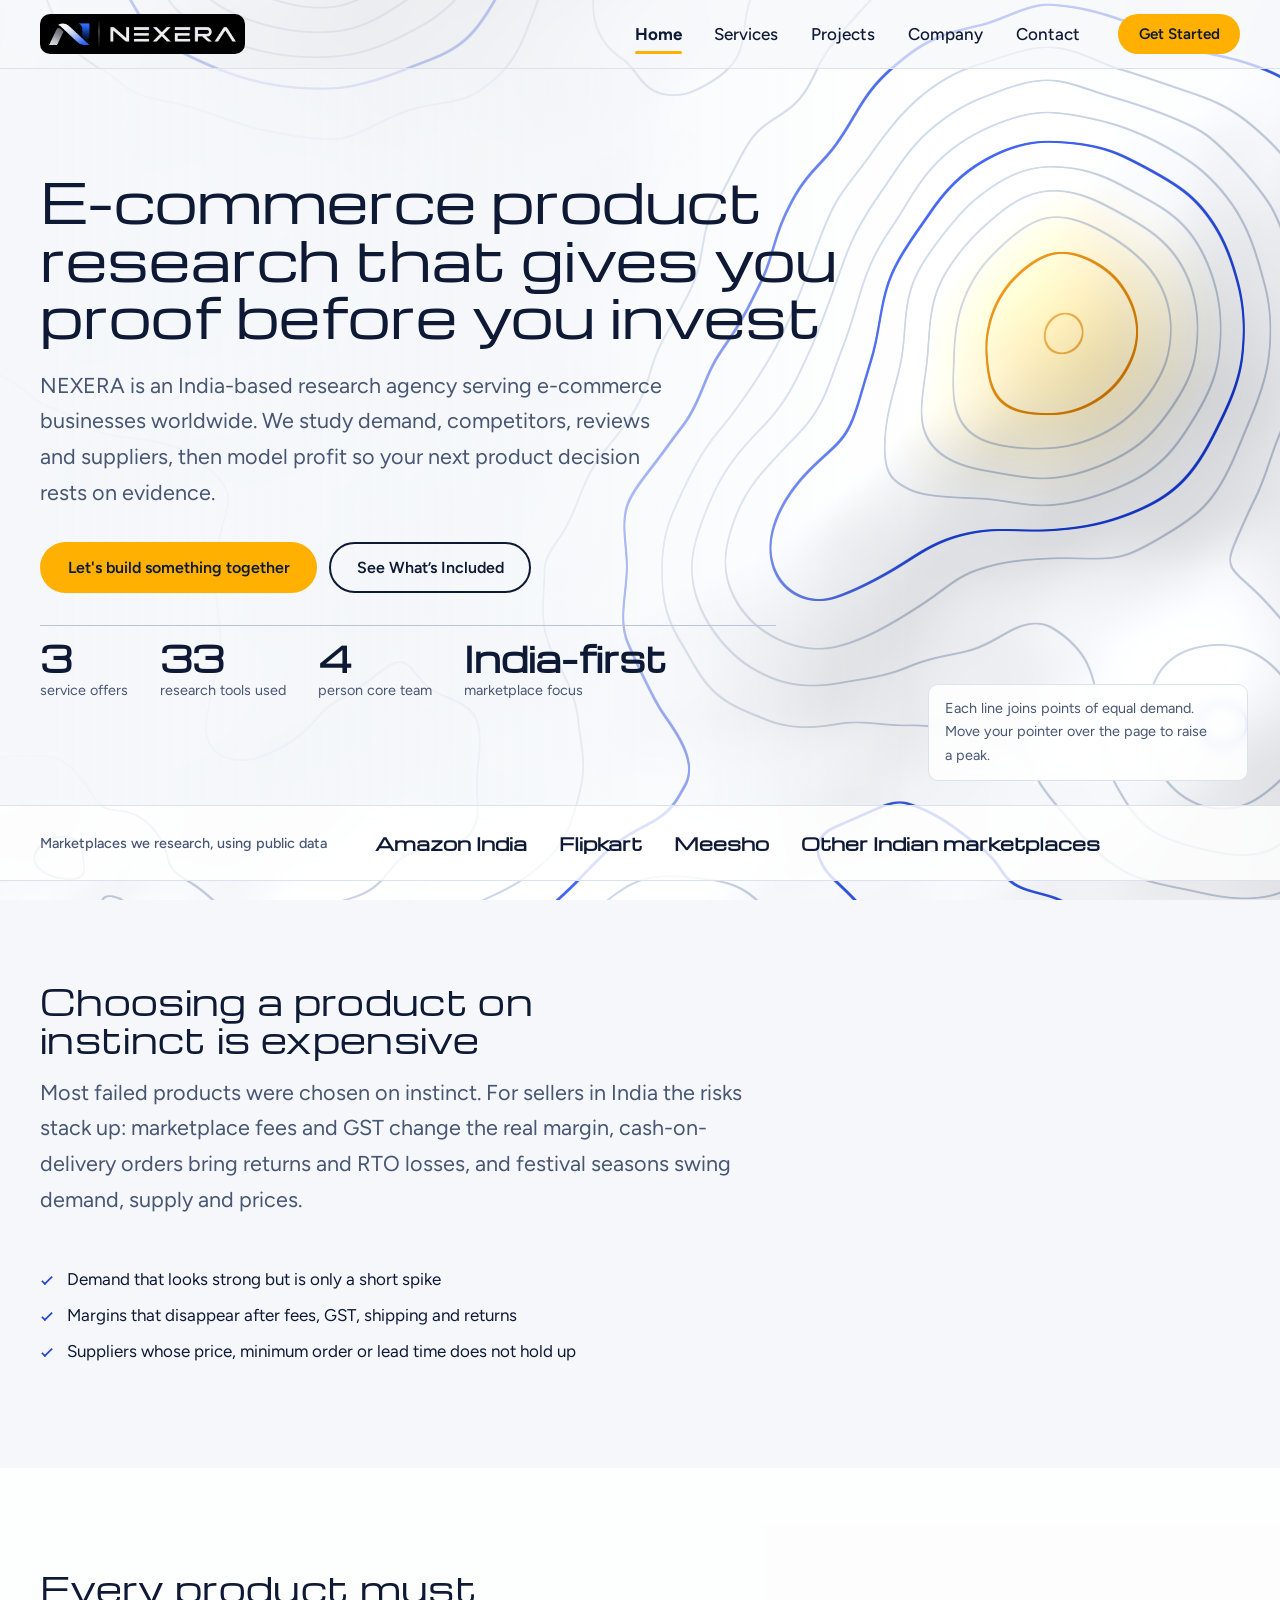
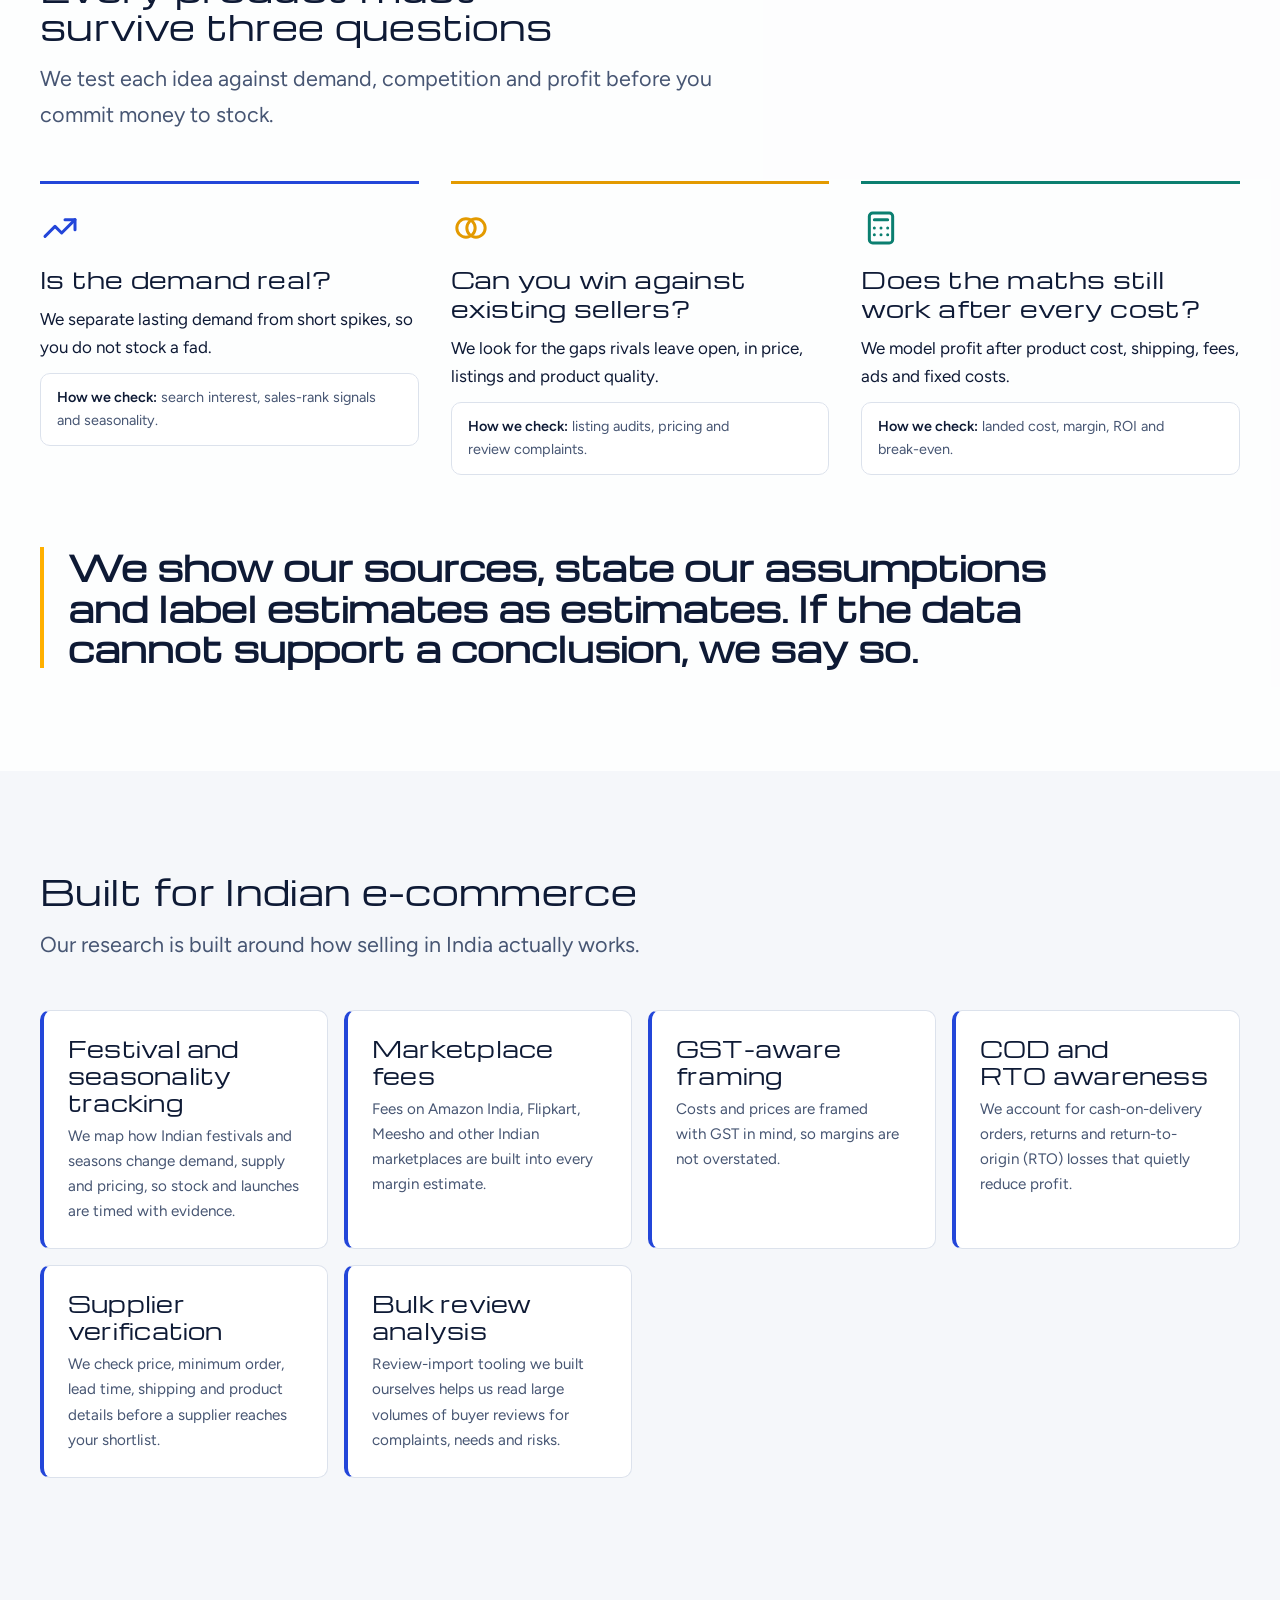
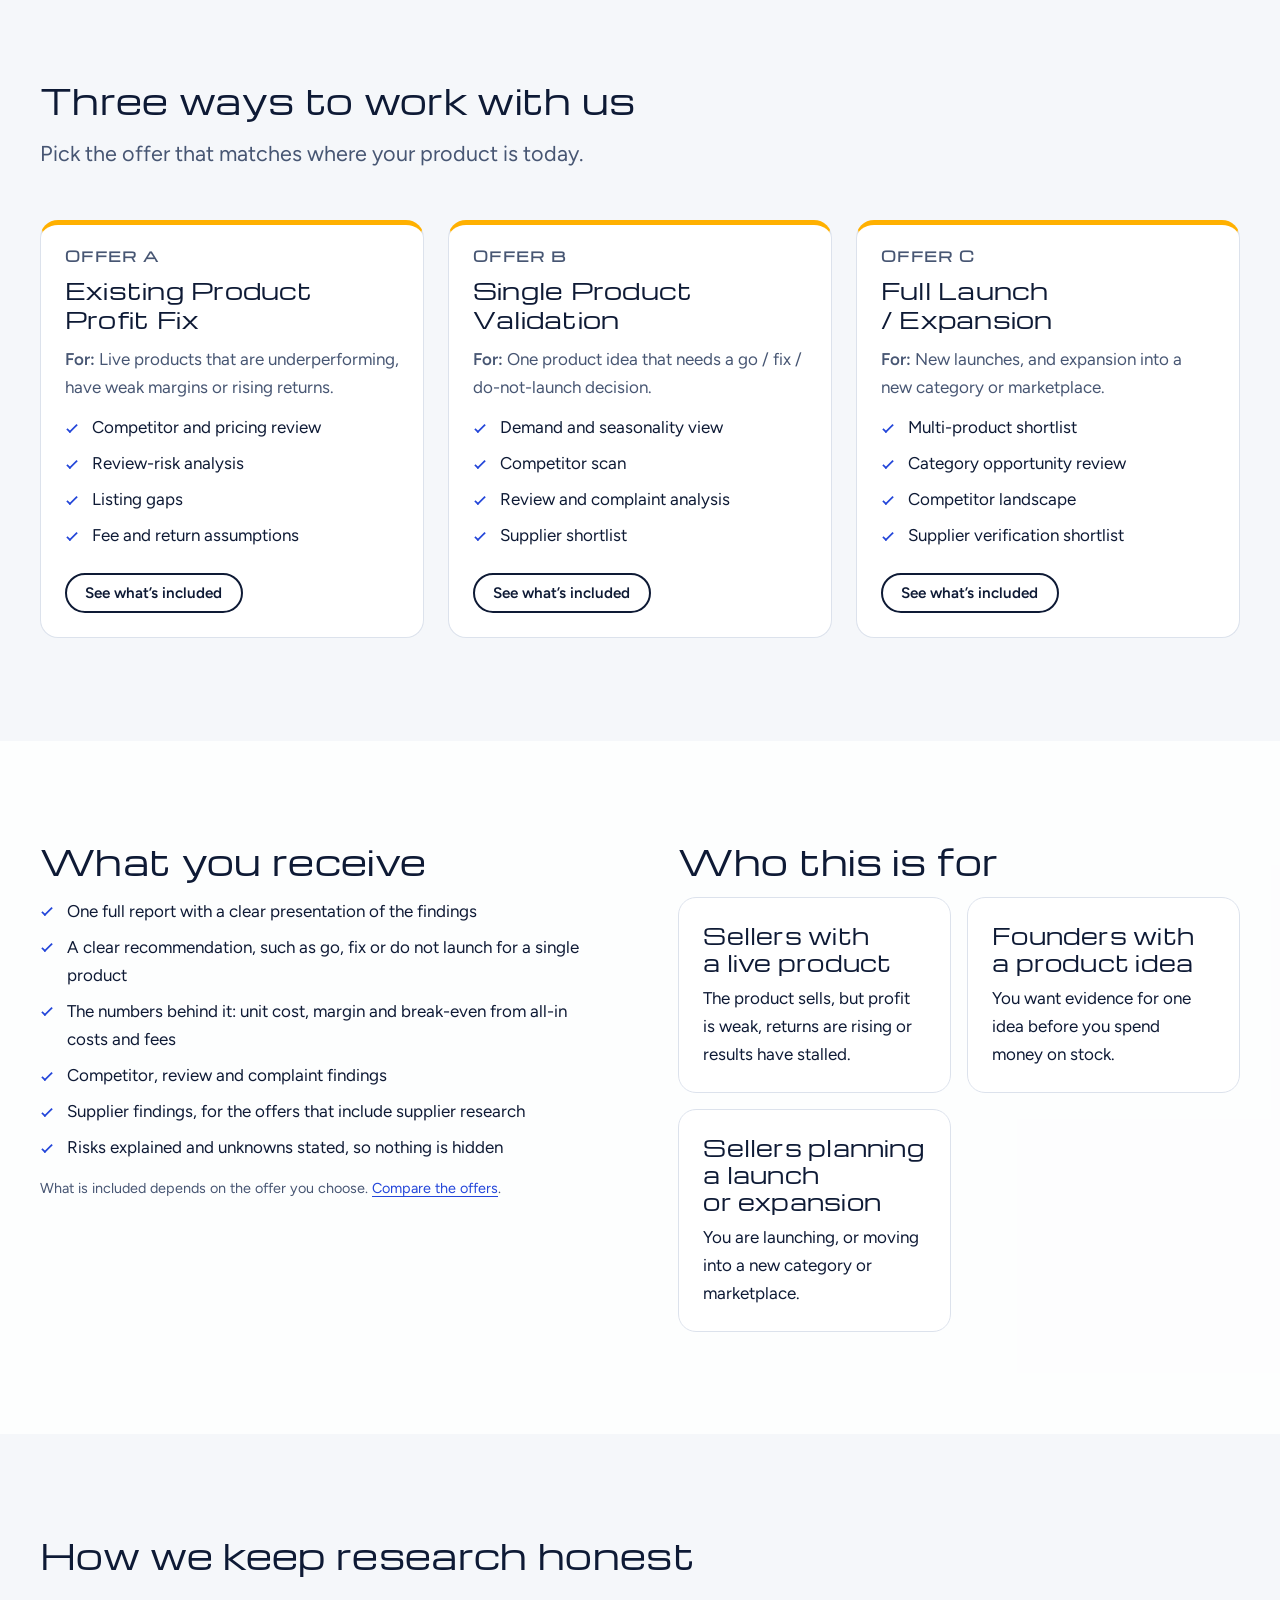
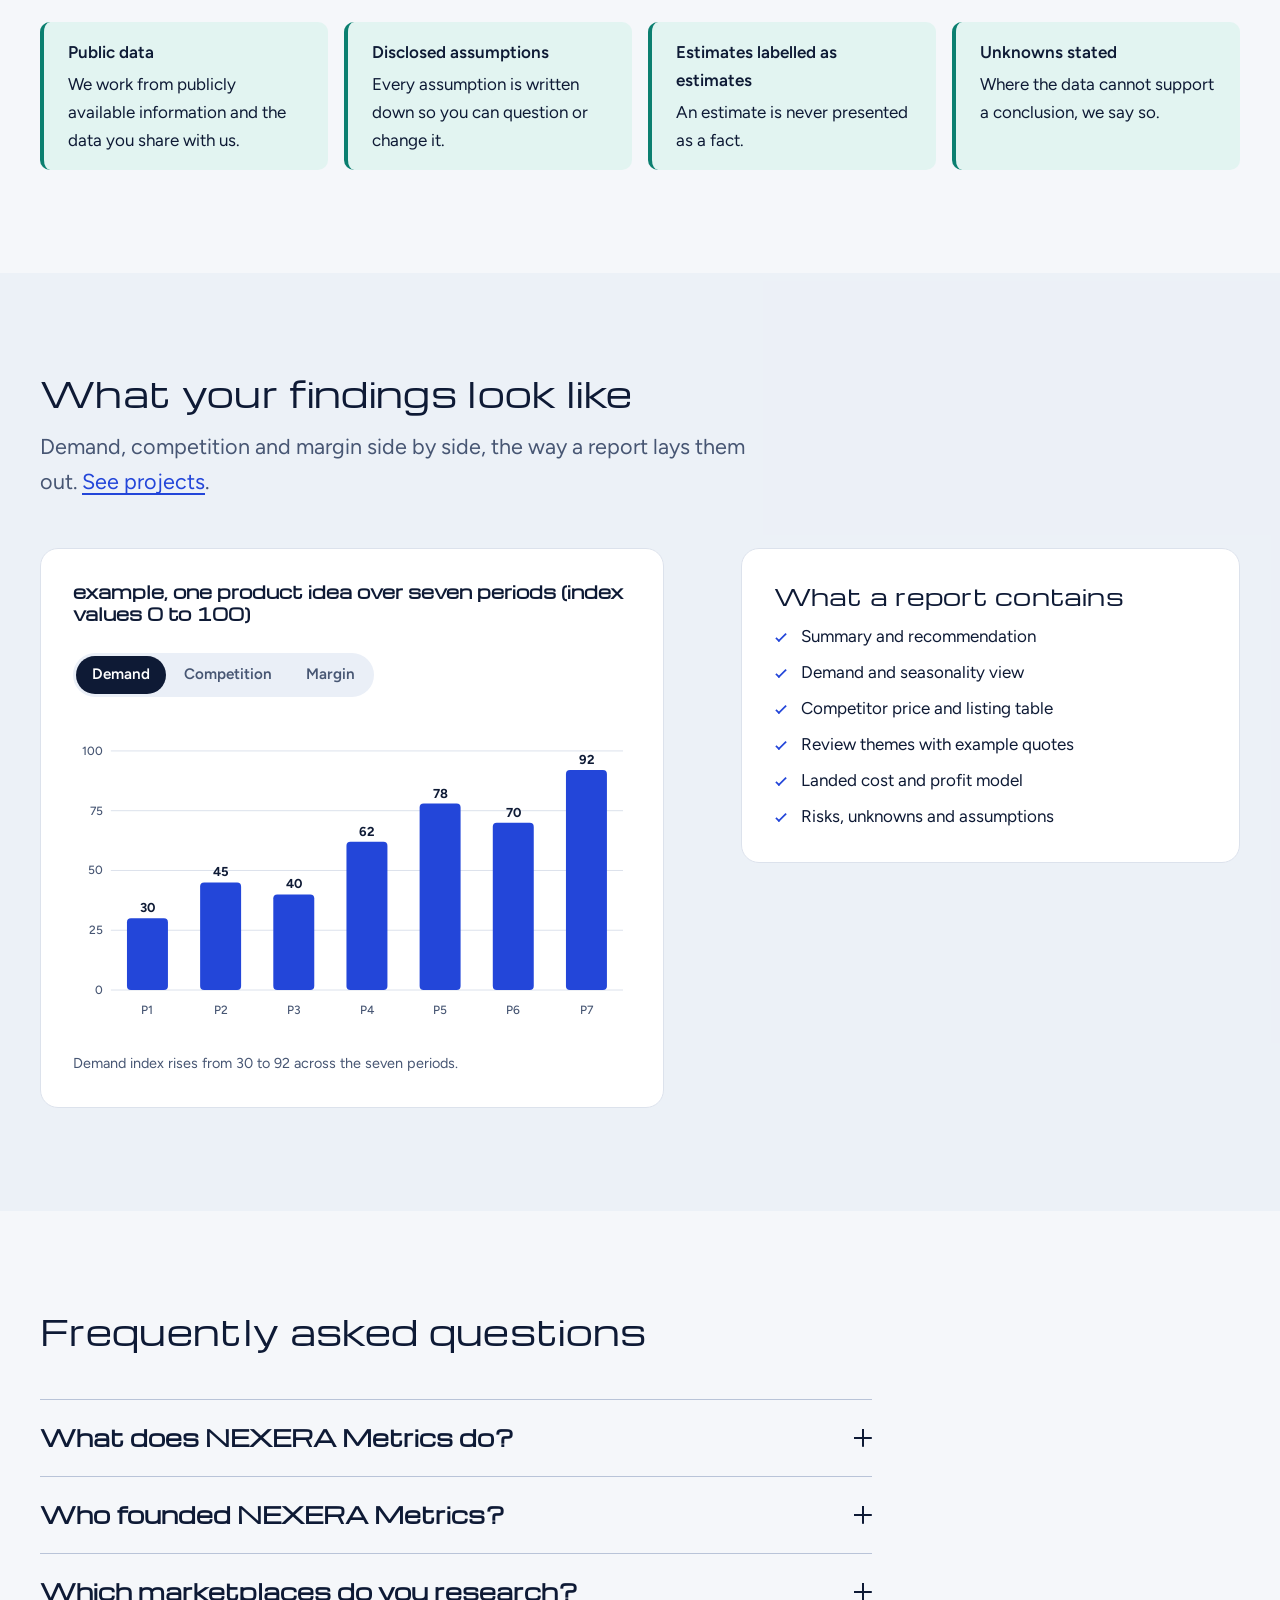
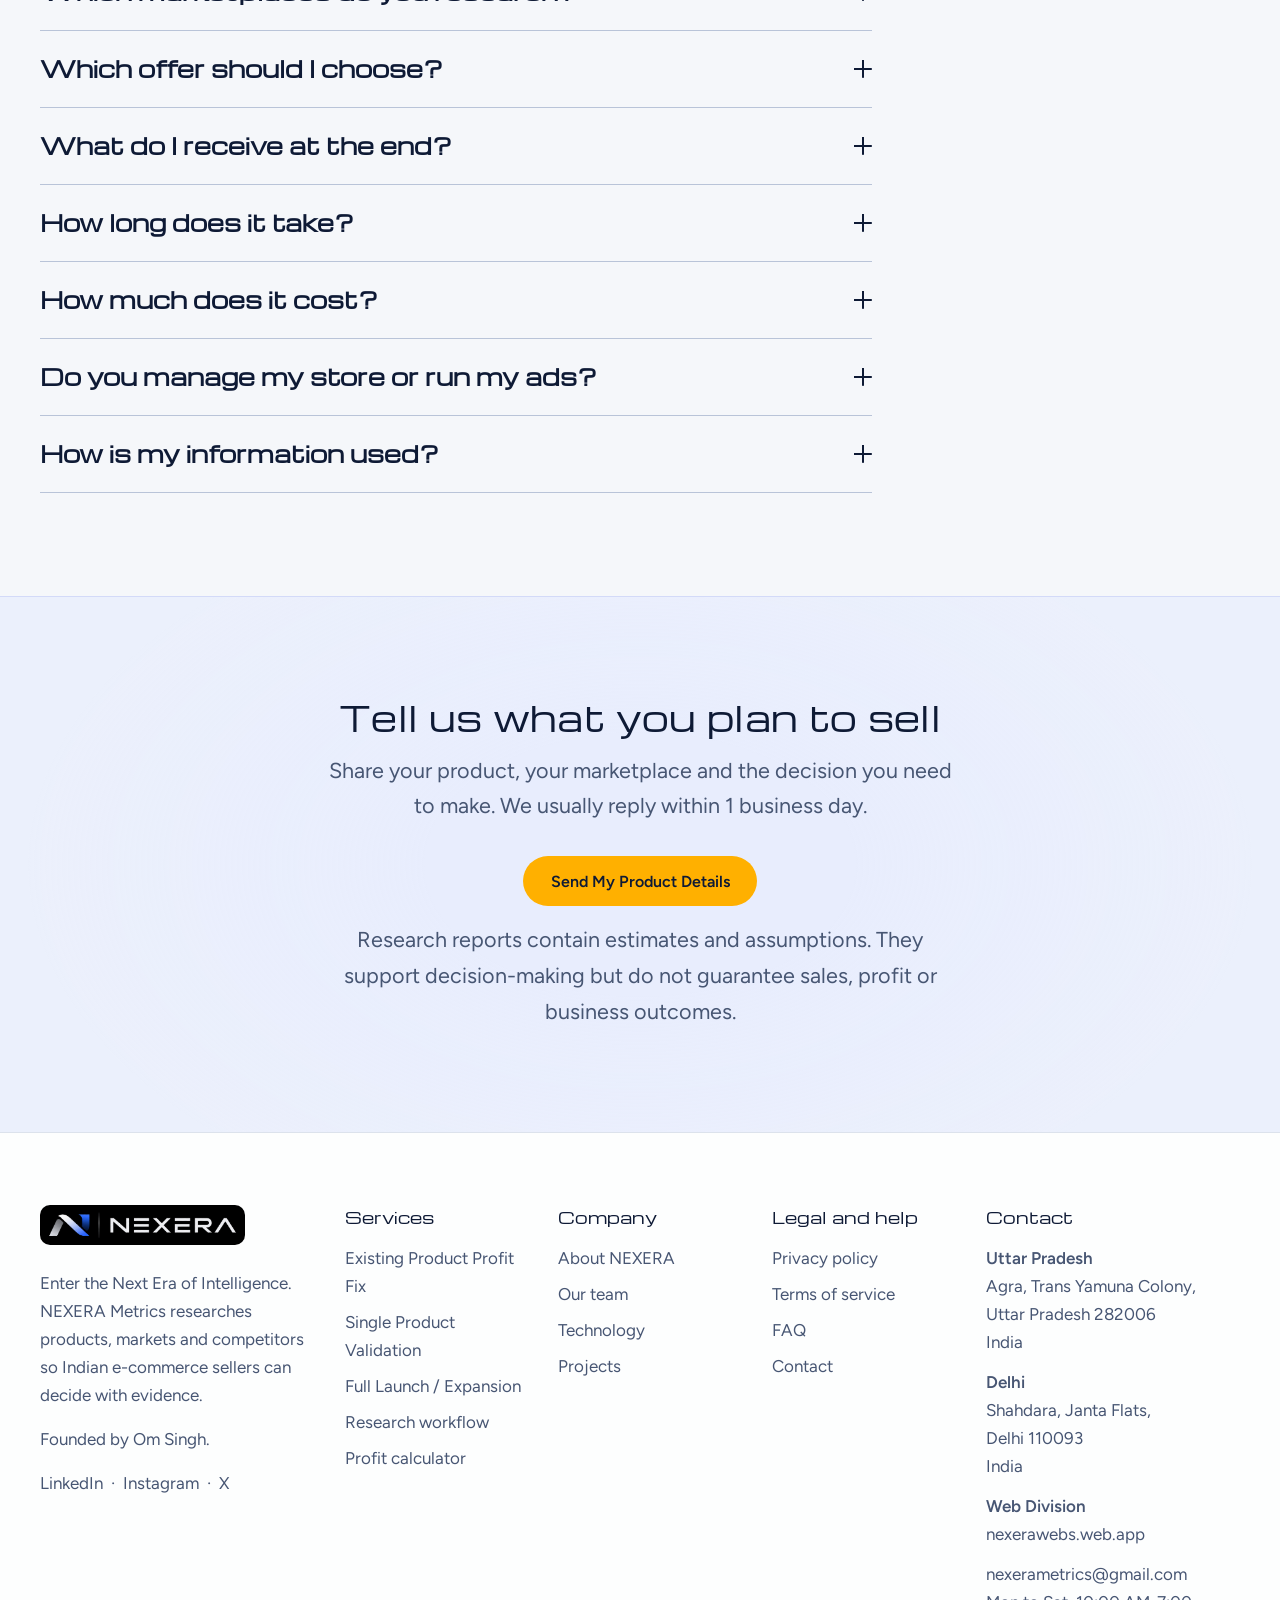
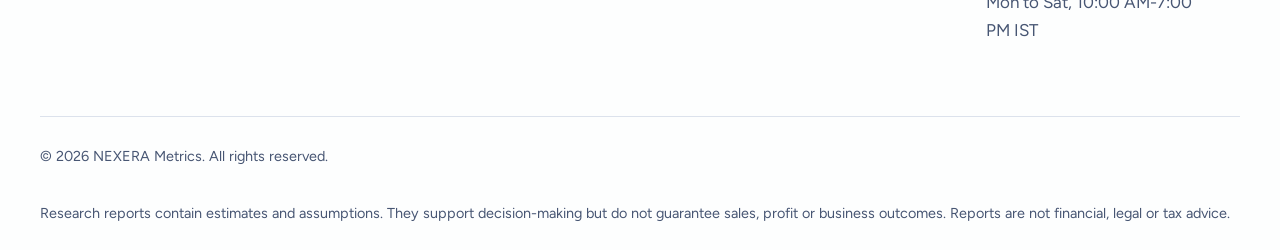
<file: index.html>
<!doctype html>
<html lang="en-IN">
  <head>
  <!-- ==========================================================
       NEXERA — SEO / Social / Performance head
       Live URL: https://nexerametrics.web.app/
       ========================================================== -->

  <meta charset="utf-8" />
  <meta name="viewport" content="width=device-width, initial-scale=1" />

  <!-- Primary SEO -->
  <title>NEXERA Metrics | E-commerce Product Research for Indian Sellers</title>

  <meta name="description" content="NEXERA Metrics, founded by Om Singh, helps Indian sellers make data-backed product, sourcing, pricing and launch decisions on Amazon India, Flipkart and Meesho.">

  <meta name="robots" content="index, follow, max-image-preview:large, max-snippet:-1, max-video-preview:-1" />
  <meta name="googlebot" content="index, follow" />
  <meta name="author" content="Om Singh" />
  <meta name="theme-color" content="#F5F7FA" />

  <link rel="canonical" href="https://nexerametrics.web.app/">
  <link rel="alternate" hreflang="en-IN" href="https://nexerametrics.web.app/">
  <link rel="alternate" hreflang="x-default" href="https://nexerametrics.web.app/">
  <meta name="format-detection" content="telephone=no" />

  <!-- Canonical: the single official version of this homepage -->

  <!-- Language: remove hreflang until you launch a real separate Hindi page -->

  <!-- Google Search Console: replace VERIFY_CODE with the code from Search Console -->
  <meta name="google-site-verification" content="UmBHLHi6SRkPKVV_W9Xl_u4j2mWLGd2cZSZ0fgLXFtU" />

  <!-- ==========================================================
       Open Graph — WhatsApp, Facebook, LinkedIn, Instagram previews
       ========================================================== -->
  <meta property="og:site_name" content="NEXERA Metrics">
  <meta property="og:locale" content="en_IN" />
  <meta property="og:type" content="website" />
  <meta property="og:url" content="https://nexerametrics.web.app/">
  <meta property="og:title" content="NEXERA Metrics | E-commerce Product Research for Indian Sellers">
  <meta property="og:description" content="NEXERA Metrics, founded by Om Singh, helps Indian sellers make data-backed product, sourcing, pricing and launch decisions on Amazon India, Flipkart and Meesho.">
  <meta property="og:image" content="https://nexerametrics.web.app/assets/img/og-image.png" />
  <meta property="og:image:secure_url" content="https://nexerametrics.web.app/assets/img/og-image.png" />
  <meta property="og:image:type" content="image/png" />
  <meta property="og:image:width" content="1200" />
  <meta property="og:image:height" content="630" />
  <meta property="og:image:alt" content="NEXERA Metrics: enter the next era of intelligence">

  <!-- ==========================================================
       Twitter / X card
       ========================================================== -->
  <meta name="twitter:card" content="summary_large_image" />
  <meta name="twitter:site" content="@NexeraMetrics" />
  <meta name="twitter:creator" content="@NexeraMetrics" />
  <meta name="twitter:title" content="NEXERA Metrics | E-commerce Product Research for Indian Sellers">
  <meta name="twitter:description" content="NEXERA Metrics, founded by Om Singh, helps Indian sellers make data-backed product, sourcing, pricing and launch decisions on Amazon India, Flipkart and Meesho.">
  <meta name="twitter:image" content="https://nexerametrics.web.app/assets/img/og-image.png" />
  <meta name="twitter:image:alt" content="NEXERA Metrics: enter the next era of intelligence">

  <!-- ==========================================================
       Icons, manifest and crawl files
       ========================================================== -->
  <link rel="icon" href="assets/img/favicon-32.png" sizes="32x32" type="image/png" />
  <link rel="icon" href="assets/img/favicon.png" sizes="64x64" type="image/png" />
  <link rel="apple-touch-icon" href="assets/img/apple-touch-icon.png" />
  <link rel="manifest" href="site.webmanifest" />

  <link rel="sitemap" type="application/xml" href="sitemap.xml" />

  <!-- ==========================================================
       Performance: preconnect and font loading
       ========================================================== -->
  <link rel="preconnect" href="https://fonts.googleapis.com" />
  <link rel="preconnect" href="https://fonts.gstatic.com" crossorigin />

  <link
    rel="stylesheet"
    href="https://fonts.googleapis.com/css2?family=Michroma&family=Figtree:wght@400;500;600;700&display=swap"
  />

  <!-- Styles -->
  <link rel="stylesheet" href="css/tokens.css" />
  <link rel="stylesheet" href="css/base.css" />
  <link rel="stylesheet" href="css/layout.css" />
  <link rel="stylesheet" href="css/components.css" />
  <link rel="stylesheet" href="css/sections.css">
  <link rel="stylesheet" href="css/pages/home.css" />

  <!-- JavaScript-available class for mobile menu / UI enhancements -->
  <script>
    document.documentElement.classList.add("js");
  </script>

  <!-- ==========================================================
       Structured data: Organization + WebSite + Service + FAQ
       Only keep FAQPage if these questions are visible on the page.
       ========================================================== -->
  <script type="application/ld+json">
{
  "@context": "https://schema.org",
  "@graph": [
    {
      "@type": "Organization",
      "@id": "https://nexerametrics.web.app/#organization",
      "name": "NEXERA Metrics",
      "alternateName": [
        "NEXERA",
        "Nexera Metrics",
        "NexeraMetrics"
      ],
      "url": "https://nexerametrics.web.app/",
      "logo": {
        "@type": "ImageObject",
        "url": "https://nexerametrics.web.app/assets/img/logo-lockup.png"
      },
      "description": "NEXERA Metrics is an India-based e-commerce research agency founded by Om Singh. It helps sellers make data-backed product, sourcing, pricing and launch decisions on Amazon India, Flipkart, Meesho and other Indian marketplaces.",
      "founder": {
        "@id": "https://nexerametrics.web.app/#om-singh"
      },
      "address": [
        {
          "@type": "PostalAddress",
          "streetAddress": "Trans Yamuna Colony",
          "addressLocality": "Agra",
          "addressRegion": "Uttar Pradesh",
          "postalCode": "282006",
          "addressCountry": "IN"
        },
        {
          "@type": "PostalAddress",
          "streetAddress": "Janta Flats, Shahdara",
          "addressLocality": "Delhi",
          "postalCode": "110093",
          "addressCountry": "IN"
        }
      ],
      "sameAs": [
        "https://www.linkedin.com/in/nexera-metrics-983b6b451",
        "https://www.instagram.com/nexera.metrics/",
        "https://x.com/NexeraMetrics"
      ],
      "knowsAbout": [
        "E-commerce product research",
        "Indian marketplace fees and GST-aware margins",
        "COD and RTO return losses",
        "Supplier verification",
        "Review analysis",
        "Festival seasonality"
      ]
    },
    {
      "@type": "Person",
      "@id": "https://nexerametrics.web.app/#om-singh",
      "name": "Om Singh",
      "jobTitle": "Founder",
      "description": "Om Singh is the founder of NEXERA Metrics.",
      "image": "https://nexerametrics.web.app/assets/team/om-singh.jpeg",
      "url": "https://nexerametrics.web.app/company.html#team",
      "sameAs": [
        "https://omsinghportfolio.web.app/"
      ],
      "worksFor": {
        "@id": "https://nexerametrics.web.app/#organization"
      }
    },
    {
      "@type": "WebSite",
      "@id": "https://nexerametrics.web.app/#website",
      "url": "https://nexerametrics.web.app/",
      "name": "NEXERA Metrics",
      "inLanguage": "en-IN",
      "publisher": {
        "@id": "https://nexerametrics.web.app/#organization"
      }
    },
    {
      "@type": "WebPage",
      "@id": "https://nexerametrics.web.app/#webpage",
      "url": "https://nexerametrics.web.app/",
      "name": "NEXERA Metrics | E-commerce Product Research for Indian Sellers",
      "description": "NEXERA Metrics, founded by Om Singh, helps Indian sellers make data-backed product, sourcing, pricing and launch decisions on Amazon India, Flipkart and Meesho.",
      "inLanguage": "en-IN",
      "isPartOf": {
        "@id": "https://nexerametrics.web.app/#website"
      },
      "publisher": {
        "@id": "https://nexerametrics.web.app/#organization"
      },
      "about": {
        "@id": "https://nexerametrics.web.app/#organization"
      }
    },
    {
      "@type": "FAQPage",
      "@id": "https://nexerametrics.web.app/#faq",
      "mainEntity": [
        {
          "@type": "Question",
          "name": "What does NEXERA Metrics do?",
          "acceptedAnswer": {
            "@type": "Answer",
            "text": "NEXERA Metrics researches e-commerce products and markets for Indian sellers and models the numbers behind them, so you can decide what to sell, where to source it and what price to charge."
          }
        },
        {
          "@type": "Question",
          "name": "Who founded NEXERA Metrics?",
          "acceptedAnswer": {
            "@type": "Answer",
            "text": "NEXERA Metrics was founded by Om Singh, who leads the company as its founder."
          }
        },
        {
          "@type": "Question",
          "name": "Which marketplaces do you research?",
          "acceptedAnswer": {
            "@type": "Answer",
            "text": "Amazon India, Flipkart, Meesho and other Indian marketplaces, using publicly available information. NEXERA Metrics is independent of all of them."
          }
        },
        {
          "@type": "Question",
          "name": "Which offer should I choose?",
          "acceptedAnswer": {
            "@type": "Answer",
            "text": "If a product is already live and underperforming, choose Existing Product Profit Fix. If you have one idea to decide on, choose Single Product Validation. If you are launching or expanding into a new category or marketplace, choose Full Launch / Expansion."
          }
        },
        {
          "@type": "Question",
          "name": "What do I receive at the end?",
          "acceptedAnswer": {
            "@type": "Answer",
            "text": "One full report with a clear presentation of the findings. It explains the risks, states what is still unknown and recommends the strongest options."
          }
        },
        {
          "@type": "Question",
          "name": "How long does it take?",
          "acceptedAnswer": {
            "@type": "Answer",
            "text": "Turnaround depends on the offer and on how many products and marketplaces are covered. We confirm the timing with you in writing before work starts."
          }
        },
        {
          "@type": "Question",
          "name": "How much does it cost?",
          "acceptedAnswer": {
            "@type": "Answer",
            "text": "Pricing depends on the number of products, the marketplaces and categories covered, how deep the competitor and supplier research needs to go, and how fast you need the report."
          }
        },
        {
          "@type": "Question",
          "name": "Do you guarantee sales or profit?",
          "acceptedAnswer": {
            "@type": "Answer",
            "text": "No. Research reports contain estimates and assumptions. They support decision-making but do not guarantee sales, profit or business outcomes. Reports are not financial, legal or tax advice."
          }
        },
        {
          "@type": "Question",
          "name": "Do you manage my store or run my ads?",
          "acceptedAnswer": {
            "@type": "Answer",
            "text": "No. We research, calculate and recommend. You decide what to do with the findings."
          }
        },
        {
          "@type": "Question",
          "name": "How is my information used?",
          "acceptedAnswer": {
            "@type": "Answer",
            "text": "We use what you send only to reply to you and deliver your project, and we ask only for the details we need. See the privacy policy for the full details."
          }
        }
      ]
    }
  ]
}
  </script>
</head>

  <body class="page-home">
    <!-- @partial header:start -->
<!-- ======================================================================
     SHARED PARTIAL · SITE HEADER
     Edit THIS file, then run:  python3 tools/sync-partials.py
     The script copies it into every page and marks the current page.
     ====================================================================== -->
<a class="skip-link" href="#main">Skip to main content</a>

<header class="site-header">
  <!-- Reading-progress line (decorative; animated by js/nav.js) -->
  <span class="scroll-progress" aria-hidden="true"></span>

  <div class="site-header__bar container">

    <!-- Brand: NEXERA logo (mark + wordmark), links home -->
    <a class="brand" href="index.html" aria-label="NEXERA, go to the home page">
      <img class="brand__logo" src="assets/img/logo-lockup.png" alt="" width="205" height="40">
    </a>

    <!-- Mobile menu button (shown only on small screens when JavaScript is on) -->
    <button class="nav-toggle" type="button" aria-expanded="false" aria-controls="primary-nav">
      <span class="nav-toggle__label">Menu</span>
    </button>

    <!-- Primary navigation -->
    <nav class="primary-nav" id="primary-nav" aria-label="Primary">
      <ul class="primary-nav__list">
        <li><a href="index.html" aria-current="page">Home</a></li>
        <li><a href="services.html">Services</a></li>
        <li><a href="projects.html">Projects</a></li>
        <li><a href="company.html">Company</a></li>
        <li><a href="contact.html">Contact</a></li>
      </ul>
      <a class="btn btn--primary btn--sm" href="contact.html#enquiry">Get Started</a>
    </nav>

  </div>
</header>
<!-- @partial header:end -->

    <main id="main">
      <!-- ====================================================================
       1 · HERO
       The demand map behind the page is a live WebGL canvas created by
       js/bg-webgl.js, shared by every page. It is decorative, so it is
       hidden from screen readers; the hint below explains it in words.
       Without WebGL a static contour image shows instead (css/base.css).
       ==================================================================== -->
      <section class="hero" aria-labelledby="hero-title">
        <!-- Hint that explains the map behind the page -->
        <p class="hero__hint">
          Each line joins points of equal demand. Move your pointer over the
          page to raise a peak.
        </p>

        <!-- Headline, intro, buttons, key numbers -->
        <div class="hero__content container">
          <h1 id="hero-title">
            E-commerce product research that gives you proof before you invest
          </h1>

          <p class="hero__lead">
            NEXERA is an India-based research agency serving e-commerce
            businesses worldwide. We study demand, competitors, reviews and
            suppliers, then model profit so your next product decision rests on
            evidence.
          </p>

          <!-- Primary and secondary calls to action -->
          <div class="cluster hero__actions">
            <a class="btn btn--primary" href="contact.html#enquiry"
              >Let's build something together</a
            >
            <a class="btn btn--secondary" href="#what-you-receive"
              >See What&rsquo;s Included</a
            >
          </div>

          <!-- Key numbers (numbers count up when scrolled into view) -->
          <dl class="hero__stats">
            <div class="stat">
              <dt>service offers</dt>
              <dd data-count="3">3</dd>
            </div>
            <div class="stat">
              <dt>research tools used</dt>
              <dd data-count="33">33</dd>
            </div>
            <div class="stat">
              <dt>person core team</dt>
              <dd data-count="4">4</dd>
            </div>
            <div class="stat">
              <dt>marketplace focus</dt>
              <dd>India-first</dd>
            </div>
          </dl>
        </div>
      </section>

      <!-- ====================================================================
       2 · MARKETPLACES WE RESEARCH (text only, no logos, no affiliation)
       ==================================================================== -->
      <section class="marketplaces" aria-labelledby="marketplaces-title">
        <div class="container marketplaces__inner">
          <h2 class="marketplaces__title" id="marketplaces-title">
            Marketplaces we research, using public data
          </h2>
          <ul class="marketplaces__list">
            <li>Amazon India</li>
            <li>Flipkart</li>
            <li>Meesho</li>
            <li>Other Indian marketplaces</li>
          </ul>
        </div>
      </section>

      <!-- ====================================================================
       3 · PROBLEM
       ==================================================================== -->
      <section class="section" id="problem" aria-labelledby="problem-title">
        <div class="container">
          <header class="section-head">
            <h2 id="problem-title">Choosing a product on instinct is expensive</h2>
            <p>
              Most failed products were chosen on instinct. For sellers in
              India the risks stack up: marketplace fees and GST change the real
              margin, cash-on-delivery orders bring returns and RTO losses, and
              festival seasons swing demand, supply and prices.
            </p>
          </header>
          <ul class="check-list">
            <li>Demand that looks strong but is only a short spike</li>
            <li>Margins that disappear after fees, GST, shipping and returns</li>
            <li>Suppliers whose price, minimum order or lead time does not hold up</li>
          </ul>
        </div>
      </section>

      <!-- ====================================================================
       4 · SOLUTION · three tests every product must pass
       ==================================================================== -->
      <section class="section section--white" id="approach" aria-labelledby="approach-title">
        <div class="container">
          <header class="section-head">
            <h2 id="approach-title">Every product must survive three questions</h2>
            <p>
              We test each idea against demand, competition and profit before
              you commit money to stock.
            </p>
          </header>

          <ul class="tests">
            <!-- Test 1: demand -->
            <li class="tests__item tests__item--demand">
              <svg
                class="tests__icon"
                viewBox="0 0 24 24"
                fill="none"
                stroke="currentColor"
                stroke-width="1.8"
                stroke-linecap="round"
                stroke-linejoin="round"
                aria-hidden="true"
                focusable="false"
              >
                <path d="M3 17l6-6 4 4 8-8" />
                <path d="M15 7h6v6" />
              </svg>
              <h3>Is the demand real?</h3>
              <p>
                We separate lasting demand from short spikes, so you do not
                stock a fad.
              </p>
              <p class="tests__method">
                <strong>How we check:</strong> search interest, sales-rank
                signals and seasonality.
              </p>
            </li>
            <!-- Test 2: competition -->
            <li class="tests__item tests__item--competition">
              <svg
                class="tests__icon"
                viewBox="0 0 24 24"
                fill="none"
                stroke="currentColor"
                stroke-width="1.8"
                stroke-linecap="round"
                stroke-linejoin="round"
                aria-hidden="true"
                focusable="false"
              >
                <circle cx="9" cy="12" r="5.5" />
                <circle cx="15" cy="12" r="5.5" />
              </svg>
              <h3>Can you win against existing sellers?</h3>
              <p>
                We look for the gaps rivals leave open, in price, listings and
                product quality.
              </p>
              <p class="tests__method">
                <strong>How we check:</strong> listing audits, pricing and
                review complaints.
              </p>
            </li>
            <!-- Test 3: profit -->
            <li class="tests__item tests__item--profit">
              <svg
                class="tests__icon"
                viewBox="0 0 24 24"
                fill="none"
                stroke="currentColor"
                stroke-width="1.8"
                stroke-linecap="round"
                stroke-linejoin="round"
                aria-hidden="true"
                focusable="false"
              >
                <rect x="5" y="3" width="14" height="18" rx="2" />
                <path
                  d="M8 7h8M8 12h.01M12 12h.01M16 12h.01M8 16h.01M12 16h.01M16 16h.01"
                />
              </svg>
              <h3>Does the maths still work after every cost?</h3>
              <p>
                We model profit after product cost, shipping, fees, ads and
                fixed costs.
              </p>
              <p class="tests__method">
                <strong>How we check:</strong> landed cost, margin, ROI and
                break-even.
              </p>
            </li>
          </ul>


          <!-- Our promise about evidence -->
          <p class="statement">
            We show our sources, state our assumptions and label estimates as
            estimates. If the data cannot support a conclusion, we say so.
          </p>
        </div>
      </section>

      <!-- ====================================================================
       5 · INDIA-FIRST DIFFERENTIATORS
       ==================================================================== -->
      <section class="section" id="india-first" aria-labelledby="india-title">
        <div class="container">
          <header class="section-head">
            <h2 id="india-title">Built for Indian e-commerce</h2>
            <p>Our research is built around how selling in India actually works.</p>
          </header>
          <ul class="feature-grid">
            <li class="feature">
              <h3>Festival and seasonality tracking</h3>
              <p>We map how Indian festivals and seasons change demand, supply and pricing, so stock and launches are timed with evidence.</p>
            </li>
            <li class="feature">
              <h3>Marketplace fees</h3>
              <p>Fees on Amazon India, Flipkart, Meesho and other Indian marketplaces are built into every margin estimate.</p>
            </li>
            <li class="feature">
              <h3>GST-aware framing</h3>
              <p>Costs and prices are framed with GST in mind, so margins are not overstated.</p>
            </li>
            <li class="feature">
              <h3>COD and RTO awareness</h3>
              <p>We account for cash-on-delivery orders, returns and return-to-origin (RTO) losses that quietly reduce profit.</p>
            </li>
            <li class="feature">
              <h3>Supplier verification</h3>
              <p>We check price, minimum order, lead time, shipping and product details before a supplier reaches your shortlist.</p>
            </li>
            <li class="feature">
              <h3>Bulk review analysis</h3>
              <p>Review-import tooling we built ourselves helps us read large volumes of buyer reviews for complaints, needs and risks.</p>
            </li>
          </ul>
        </div>
      </section>

      <!-- ====================================================================
       7 · THREE OFFERS (full details on services.html)
       ==================================================================== -->
      <section class="section" id="offers" aria-labelledby="offers-title">
        <div class="container">
          <header class="section-head">
            <h2 id="offers-title">Three ways to work with us</h2>
            <p>Pick the offer that matches where your product is today.</p>
          </header>
          <ul class="offers">
            <li class="offer">
              <p class="offer__tag">Offer A</p>
              <h3>Existing Product Profit Fix</h3>
              <p class="offer__for"><strong>For:</strong> Live products that are underperforming, have weak margins or rising returns.</p>
              <ul class="check-list">
                <li>Competitor and pricing review</li>
                <li>Review-risk analysis</li>
                <li>Listing gaps</li>
                <li>Fee and return assumptions</li>
              </ul>
              <a class="btn btn--secondary btn--sm" href="services.html#profit-fix">See what&rsquo;s included<span class="sr-only"> in Existing Product Profit Fix</span></a>
            </li>
            <li class="offer">
              <p class="offer__tag">Offer B</p>
              <h3>Single Product Validation</h3>
              <p class="offer__for"><strong>For:</strong> One product idea that needs a go / fix / do-not-launch decision.</p>
              <ul class="check-list">
                <li>Demand and seasonality view</li>
                <li>Competitor scan</li>
                <li>Review and complaint analysis</li>
                <li>Supplier shortlist</li>
              </ul>
              <a class="btn btn--secondary btn--sm" href="services.html#product-validation">See what&rsquo;s included<span class="sr-only"> in Single Product Validation</span></a>
            </li>
            <li class="offer">
              <p class="offer__tag">Offer C</p>
              <h3>Full Launch / Expansion</h3>
              <p class="offer__for"><strong>For:</strong> New launches, and expansion into a new category or marketplace.</p>
              <ul class="check-list">
                <li>Multi-product shortlist</li>
                <li>Category opportunity review</li>
                <li>Competitor landscape</li>
                <li>Supplier verification shortlist</li>
              </ul>
              <a class="btn btn--secondary btn--sm" href="services.html#launch-expansion">See what&rsquo;s included<span class="sr-only"> in Full Launch / Expansion</span></a>
            </li>
          </ul>
        </div>
      </section>

      <!-- ====================================================================
       8 · WHAT YOU RECEIVE + WHO THIS IS FOR
       ==================================================================== -->
      <section class="section section--white" id="what-you-receive" aria-labelledby="receive-title">
        <div class="container split split--top">
          <div class="stack">
            <h2 id="receive-title">What you receive</h2>
            <ul class="check-list">
              <li>One full report with a clear presentation of the findings</li>
              <li>A clear recommendation, such as go, fix or do not launch for a single product</li>
              <li>The numbers behind it: unit cost, margin and break-even from all-in costs and fees</li>
              <li>Competitor, review and complaint findings</li>
              <li>Supplier findings, for the offers that include supplier research</li>
              <li>Risks explained and unknowns stated, so nothing is hidden</li>
            </ul>
            <p class="note">What is included depends on the offer you choose. <a href="services.html">Compare the offers</a>.</p>
          </div>
          <div class="stack" id="who-for">
            <h2>Who this is for</h2>
            <ul class="audience">
              <li><h3>Sellers with a live product</h3><p>The product sells, but profit is weak, returns are rising or results have stalled.</p></li>
              <li><h3>Founders with a product idea</h3><p>You want evidence for one idea before you spend money on stock.</p></li>
              <li><h3>Sellers planning a launch or expansion</h3><p>You are launching, or moving into a new category or marketplace.</p></li>
            </ul>
          </div>
        </div>
      </section>

      <!-- ====================================================================
       9 · METHODOLOGY NOTE
       ==================================================================== -->
      <section class="section" id="methodology" aria-labelledby="method-title">
        <div class="container">
          <header class="section-head">
            <h2 id="method-title">How we keep research honest</h2>
          </header>
          <ul class="method">
            <li><strong>Public data</strong>We work from publicly available information and the data you share with us.</li>
            <li><strong>Disclosed assumptions</strong>Every assumption is written down so you can question or change it.</li>
            <li><strong>Estimates labelled as estimates</strong>An estimate is never presented as a fact.</li>
            <li><strong>Unknowns stated</strong>Where the data cannot support a conclusion, we say so.</li>
          </ul>
        </div>
      </section>

      <!-- ====================================================================
       10 · SAMPLE FINDINGS VIEW
       The chart is drawn by js/charts.js. The data table inside it is the
       accessible and crawlable version of the same numbers.
       ==================================================================== -->
      <section class="section section--tint" id="sample" aria-labelledby="sample-title">
        <div class="container">
          <header class="section-head">
            <h2 id="sample-title">What your findings look like</h2>
            <p>
              Demand, competition and margin side by side, the way a report lays them out.
              <a href="projects.html">See projects</a>.
            </p>
          </header>
          <div class="split split--wide-left split--top">
            <figure class="chart card" data-chart>
              <figcaption id="chart-caption">
                example, one product idea over seven periods (index values 0 to 100)
              </figcaption>

              <!-- Metric switcher -->
              <div class="chart__toolbar">
                <div
                  class="segmented"
                  role="group"
                  aria-label="Choose a metric to display"
                >
                  <button
                    type="button"
                    aria-pressed="true"
                    data-metric="demand"
                  >
                    Demand
                  </button>
                  <button
                    type="button"
                    aria-pressed="false"
                    data-metric="competition"
                  >
                    Competition
                  </button>
                  <button
                    type="button"
                    aria-pressed="false"
                    data-metric="margin"
                  >
                    Margin
                  </button>
                </div>
              </div>

              <!-- Drawn by js/charts.js -->
              <svg
                class="chart__svg"
                viewBox="0 0 560 300"
                role="img"
                aria-labelledby="chart-caption chart-summary"
                data-metric="demand"
              ></svg>
              <p class="note" id="chart-summary" aria-live="polite">
                Demand index rises from 30 to 92 across the seven periods.
              </p>

              <!-- Same data as a table for screen readers and search engines -->
              <div class="sr-only">
              <table>
                <caption>
                  Values behind the chart
                </caption>
                <thead>
                  <tr>
                    <th scope="col">Metric</th>
                    <th scope="col">P1</th>
                    <th scope="col">P2</th>
                    <th scope="col">P3</th>
                    <th scope="col">P4</th>
                    <th scope="col">P5</th>
                    <th scope="col">P6</th>
                    <th scope="col">P7</th>
                  </tr>
                </thead>
                <tbody>
                  <tr>
                    <th scope="row">Demand</th>
                    <td>30</td>
                    <td>45</td>
                    <td>40</td>
                    <td>62</td>
                    <td>78</td>
                    <td>70</td>
                    <td>92</td>
                  </tr>
                  <tr>
                    <th scope="row">Competition</th>
                    <td>80</td>
                    <td>74</td>
                    <td>70</td>
                    <td>60</td>
                    <td>58</td>
                    <td>50</td>
                    <td>44</td>
                  </tr>
                  <tr>
                    <th scope="row">Margin</th>
                    <td>22</td>
                    <td>28</td>
                    <td>35</td>
                    <td>33</td>
                    <td>41</td>
                    <td>46</td>
                    <td>52</td>
                  </tr>
                </tbody>
              </table>
              </div>
            </figure>
            <aside class="card" aria-labelledby="report-title">
              <h3 id="report-title">What a report contains</h3>
              <ul class="check-list">
                <li>Summary and recommendation</li>
                <li>Demand and seasonality view</li>
                <li>Competitor price and listing table</li>
                <li>Review themes with example quotes</li>
                <li>Landed cost and profit model</li>
                <li>Risks, unknowns and assumptions</li>
              </ul>
            </aside>
          </div>
        </div>
      </section>

      <!-- ====================================================================
       12 · FAQ (<details> works without JavaScript; same text is in the JSON-LD)
       ==================================================================== -->
      <section class="section" id="faq" aria-labelledby="faq-title">
        <div class="container">
          <header class="section-head">
            <h2 id="faq-title">Frequently asked questions</h2>
          </header>
          <div class="accordion">
            <details class="accordion__item" name="faq">
              <summary>What does NEXERA Metrics do?</summary>
              <p class="accordion__body">
                NEXERA Metrics researches e-commerce products and markets for Indian sellers and models the numbers behind them, so you can decide what to sell, where to source it and what price to charge.
              </p>
            </details>
            <details class="accordion__item" name="faq">
              <summary>Who founded NEXERA Metrics?</summary>
              <p class="accordion__body">
                NEXERA Metrics was founded by Om Singh, who leads the company as its founder.
              </p>
            </details>
            <details class="accordion__item" name="faq">
              <summary>Which marketplaces do you research?</summary>
              <p class="accordion__body">
                Amazon India, Flipkart, Meesho and other Indian marketplaces, using publicly available information. NEXERA Metrics is independent of all of them.
              </p>
            </details>
            <details class="accordion__item" name="faq">
              <summary>Which offer should I choose?</summary>
              <p class="accordion__body">
                If a product is already live and underperforming, choose Existing Product Profit Fix. If you have one idea to decide on, choose Single Product Validation. If you are launching or expanding into a new category or marketplace, choose Full Launch / Expansion.
              </p>
            </details>
            <details class="accordion__item" name="faq">
              <summary>What do I receive at the end?</summary>
              <p class="accordion__body">
                One full report with a clear presentation of the findings. It explains the risks, states what is still unknown and recommends the strongest options.
              </p>
            </details>
            <details class="accordion__item" name="faq">
              <summary>How long does it take?</summary>
              <p class="accordion__body">
                Turnaround depends on the offer and on how many products and marketplaces are covered. We confirm the timing with you in writing before work starts.
              </p>
            </details>
            <details class="accordion__item" name="faq">
              <summary>How much does it cost?</summary>
              <p class="accordion__body">
                Pricing depends on the number of products, the marketplaces and categories covered, how deep the competitor and supplier research needs to go, and how fast you need the report.
              </p>
            </details>
            <details class="accordion__item" name="faq">
              <summary>Do you manage my store or run my ads?</summary>
              <p class="accordion__body">
                No. We research, calculate and recommend. You decide what to do with the findings.
              </p>
            </details>
            <details class="accordion__item" name="faq">
              <summary>How is my information used?</summary>
              <p class="accordion__body">
                We use what you send only to reply to you and deliver your project, and we ask only for the details we need. See the privacy policy for the full details.
              </p>
            </details>
          </div>
        </div>
      </section>

      <!-- ====================================================================
       13 · FINAL CALL TO ACTION
       ==================================================================== -->
      <section class="cta-band" aria-labelledby="cta-title">
        <div class="container cta-band__inner">
          <h2 id="cta-title">Tell us what you plan to sell</h2>
          <p>
            Share your product, your marketplace and the decision you need to
            make. We usually reply within 1 business day.
          </p>
          <div class="cluster">
            <a class="btn btn--primary" href="contact.html#enquiry">Send My Product Details</a>
          </div>
          <p class="disclaimer-short">Research reports contain estimates and assumptions. They support decision-making but do not guarantee sales, profit or business outcomes.</p>
        </div>
      </section>
    </main>

    <!-- @partial footer:start -->
<!-- ======================================================================
     SHARED PARTIAL · SITE FOOTER
     Edit THIS file, then run:  python3 tools/sync-partials.py
     Search for "EDIT:" to find details you still need to fill in.
     ====================================================================== -->
<footer class="site-footer">
  <div class="container">

    <div class="site-footer__grid">

      <!-- About: logo, tagline, social links -->
      <section class="site-footer__about" aria-labelledby="footer-about-title">
        <a class="brand" href="index.html" aria-label="NEXERA, go to the home page">
          <img class="brand__logo" src="assets/img/logo-lockup.png" alt="" width="205" height="40" loading="lazy">
        </a>
        <h2 class="sr-only" id="footer-about-title">About NEXERA</h2>
        <p>Enter the Next Era of Intelligence. NEXERA Metrics researches products, markets and competitors so Indian e-commerce sellers can decide with evidence.</p>
        <p>Founded by <a href="company.html#team">Om Singh</a>.</p>
        <p>
          <a href="https://www.linkedin.com/in/nexera-metrics-983b6b451" rel="me noopener" target="_blank">LinkedIn</a>
          &nbsp;·&nbsp;
          <a href="https://www.instagram.com/nexera.metrics/" rel="me noopener" target="_blank">Instagram</a>
          &nbsp;·&nbsp;
          <a href="https://x.com/NexeraMetrics" rel="me noopener" target="_blank">X</a>
        </p>
      </section>

      <!-- Footer navigation: services -->
      <nav aria-labelledby="footer-services-title">
        <h2 class="site-footer__title" id="footer-services-title">Services</h2>
        <ul>
          <li><a href="services.html#profit-fix">Existing Product Profit Fix</a></li>
          <li><a href="services.html#product-validation">Single Product Validation</a></li>
          <li><a href="services.html#launch-expansion">Full Launch / Expansion</a></li>
          <li><a href="services.html#workflow">Research workflow</a></li>
          <li><a href="services.html#calculator">Profit calculator</a></li>
        </ul>
      </nav>

      <!-- Footer navigation: company -->
      <nav aria-labelledby="footer-company-title">
        <h2 class="site-footer__title" id="footer-company-title">Company</h2>
        <ul>
          <li><a href="company.html">About NEXERA</a></li>
          <li><a href="company.html#team">Our team</a></li>
          <li><a href="company.html#technology">Technology</a></li>
          <li><a href="projects.html">Projects</a></li>
        </ul>
      </nav>

      <!-- Footer navigation: legal and help -->
      <nav aria-labelledby="footer-help-title">
        <h2 class="site-footer__title" id="footer-help-title">Legal and help</h2>
        <ul>
          <li><a href="privacy.html">Privacy policy</a></li>
          <li><a href="terms.html">Terms of service</a></li>
          <li><a href="index.html#faq">FAQ</a></li>
          <li><a href="contact.html">Contact</a></li>
        </ul>
      </nav>

      <!-- Contact details (schema-friendly <address>) -->
      <section aria-labelledby="footer-contact-title">
        <h2 class="site-footer__title" id="footer-contact-title">Contact</h2>
        <address>
          <p><strong>Uttar Pradesh</strong><br>Agra, Trans Yamuna Colony,<br>Uttar Pradesh 282006<br>India</p>
          <p><strong>Delhi</strong><br>Shahdara, Janta Flats,<br>Delhi 110093<br>India</p>
          <p><strong>Web Division</strong><br><a href="https://nexerawebs.web.app" rel="noopener" target="_blank">nexerawebs.web.app</a></p>
          <p>
            <a href="mailto:nexerametrics@gmail.com">nexerametrics@gmail.com</a><br>
            Mon to Sat, 10:00 AM-7:00 PM IST
          </p>
        </address>
      </section>

    </div>

    <!-- Legal line -->
    <div class="site-footer__legal">
      <p><small>&copy; 2026 NEXERA Metrics. All rights reserved.</small></p>
      <p><small>Research reports contain estimates and assumptions. They support decision-making but do not guarantee sales, profit or business outcomes. Reports are not financial, legal or tax advice.</small></p>
    </div>

  </div>
</footer>
<!-- @partial footer:end -->

    <!-- Scripts (deferred so they never block rendering) -->
    <script src="js/core.js" defer></script>
    <script src="js/nav.js" defer></script>
    <script src="js/motion.js" defer></script>
    <script src="js/bg-webgl.js" defer></script>
    <script src="js/counters.js" defer></script>
    <script src="js/charts.js" defer></script>
  </body>
</html>
</file>
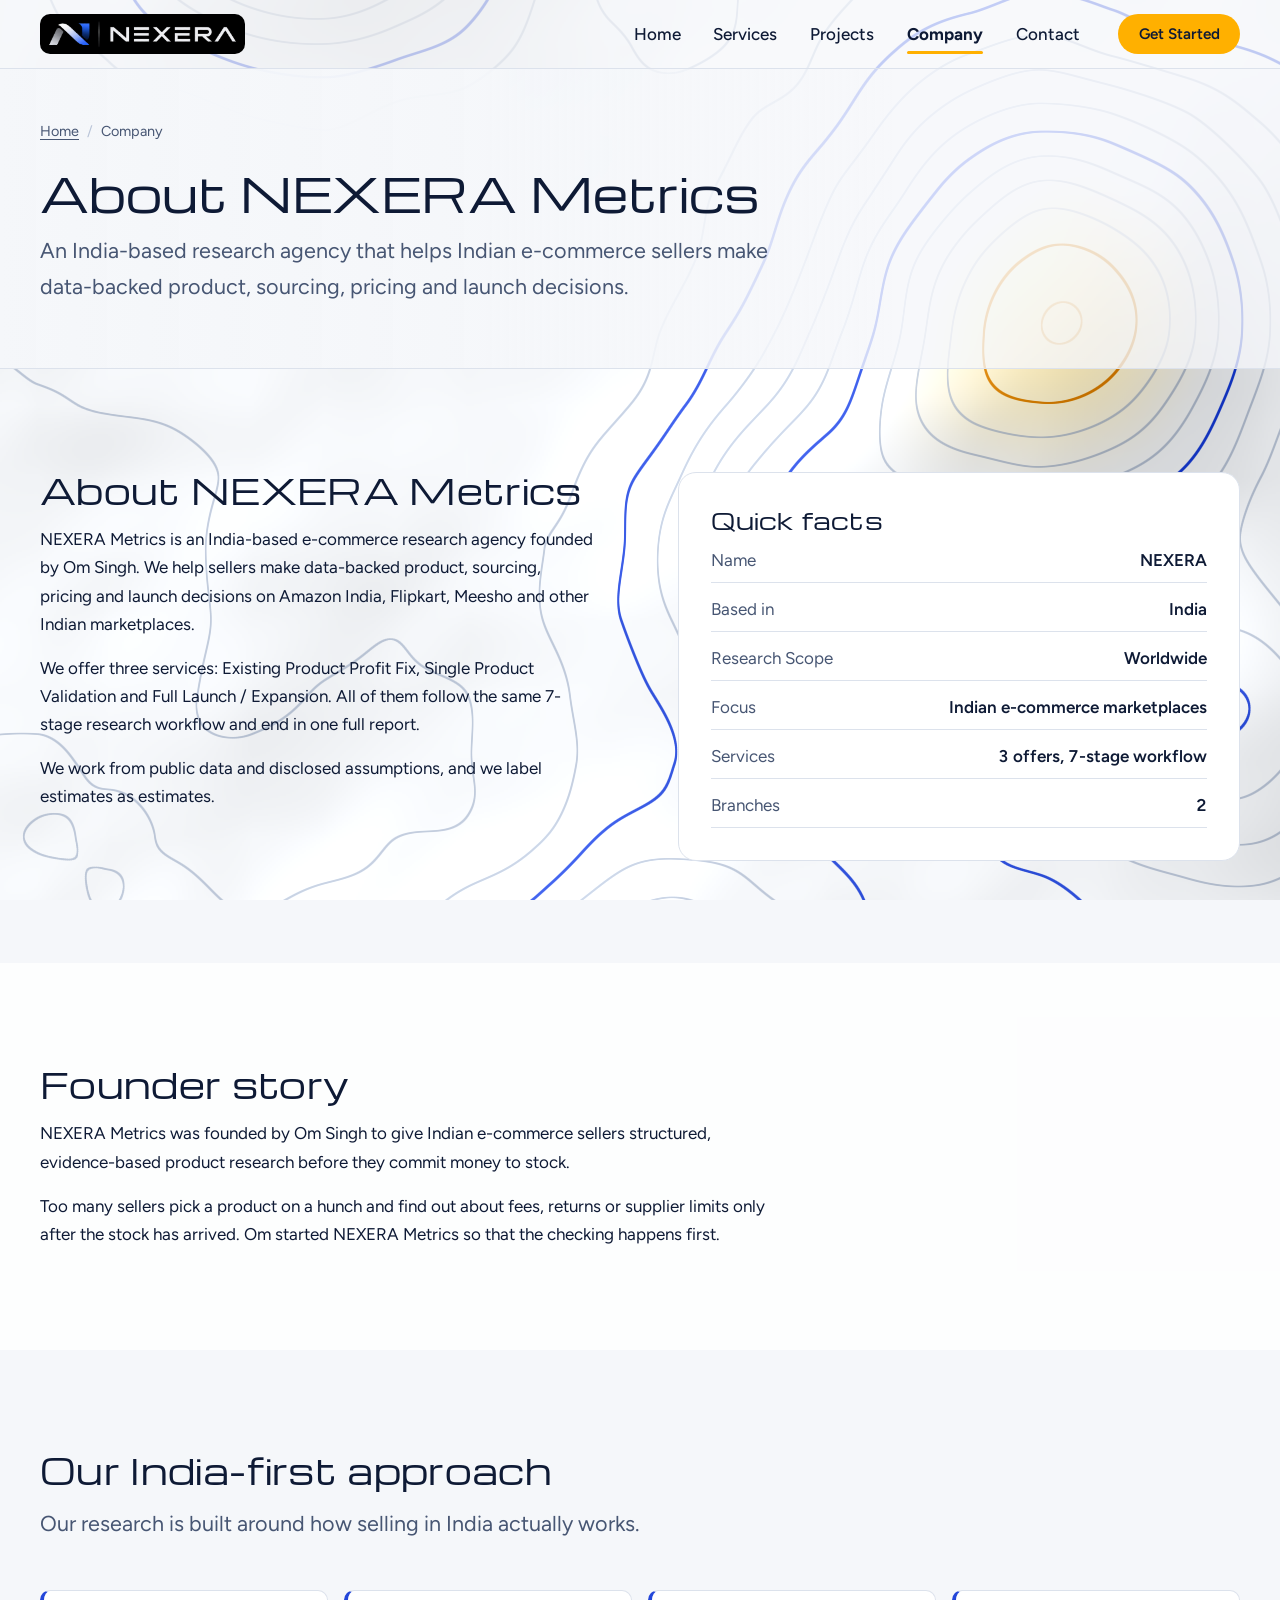
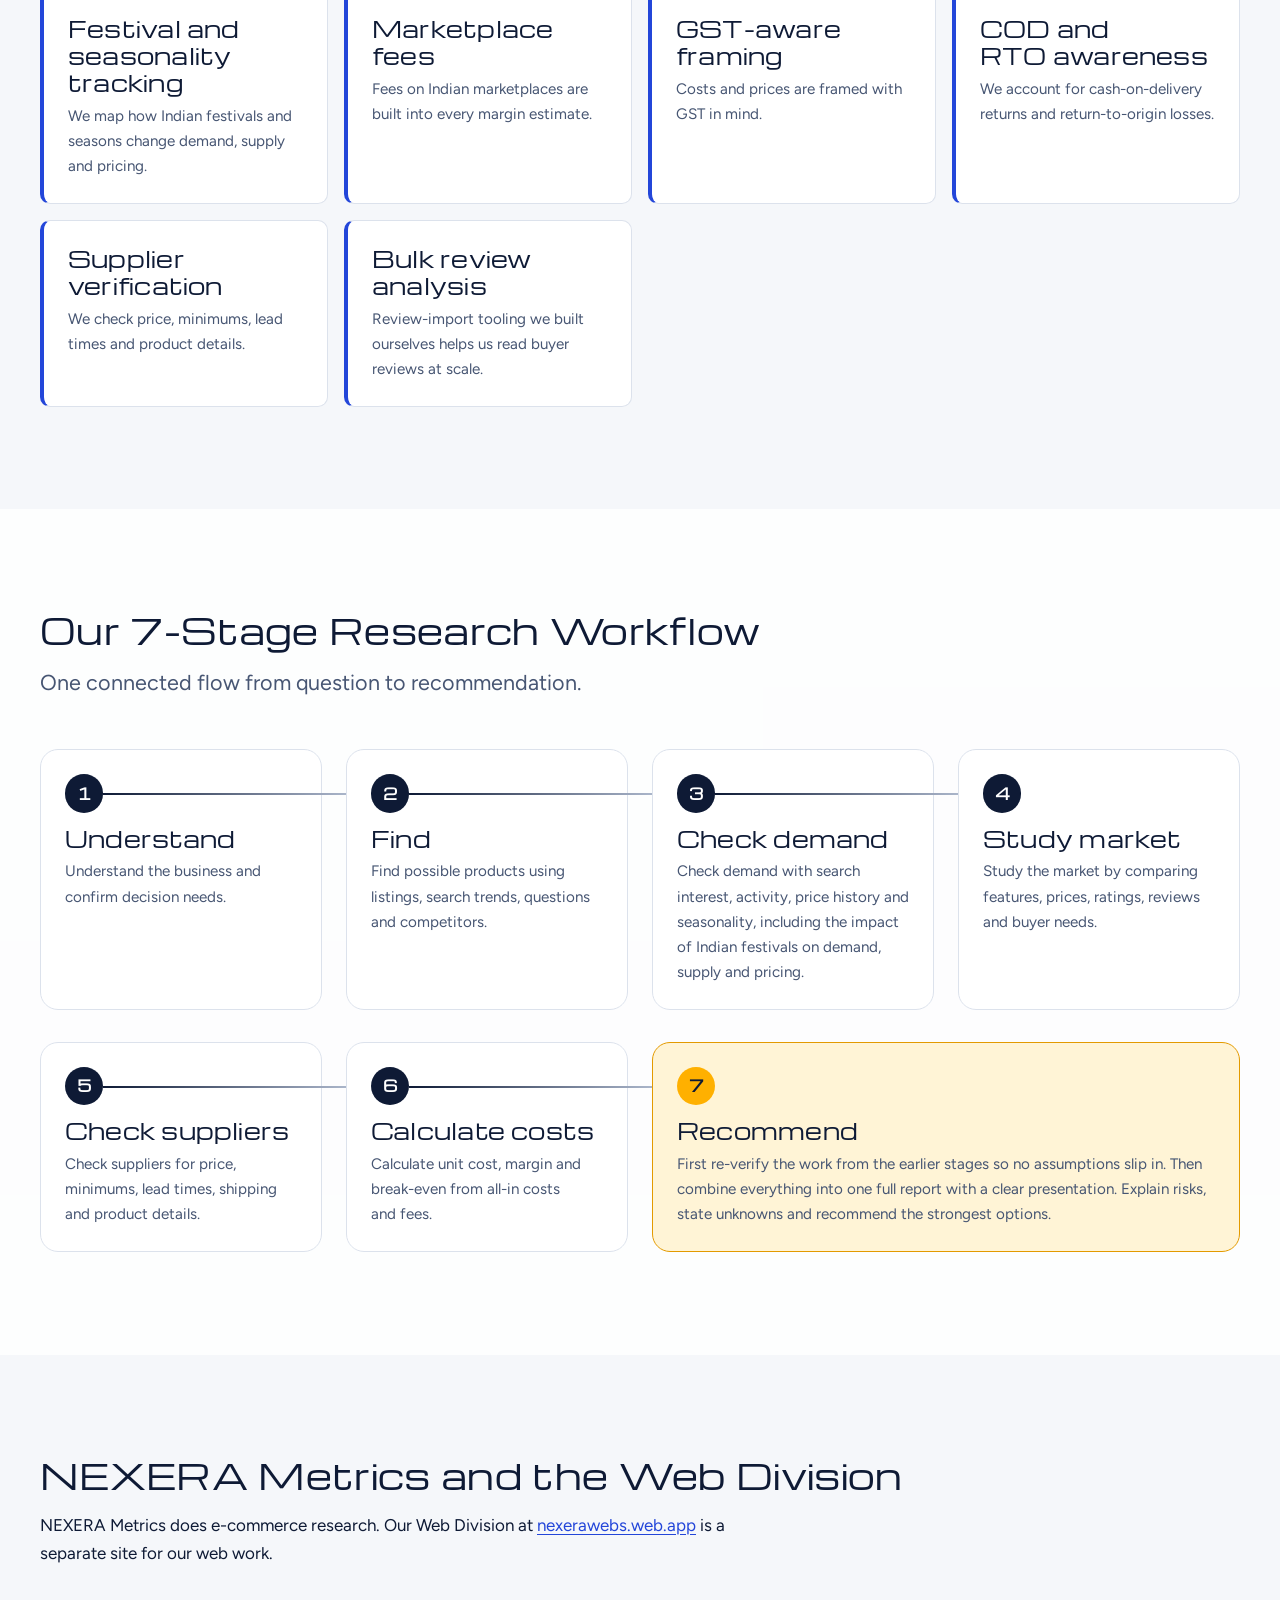
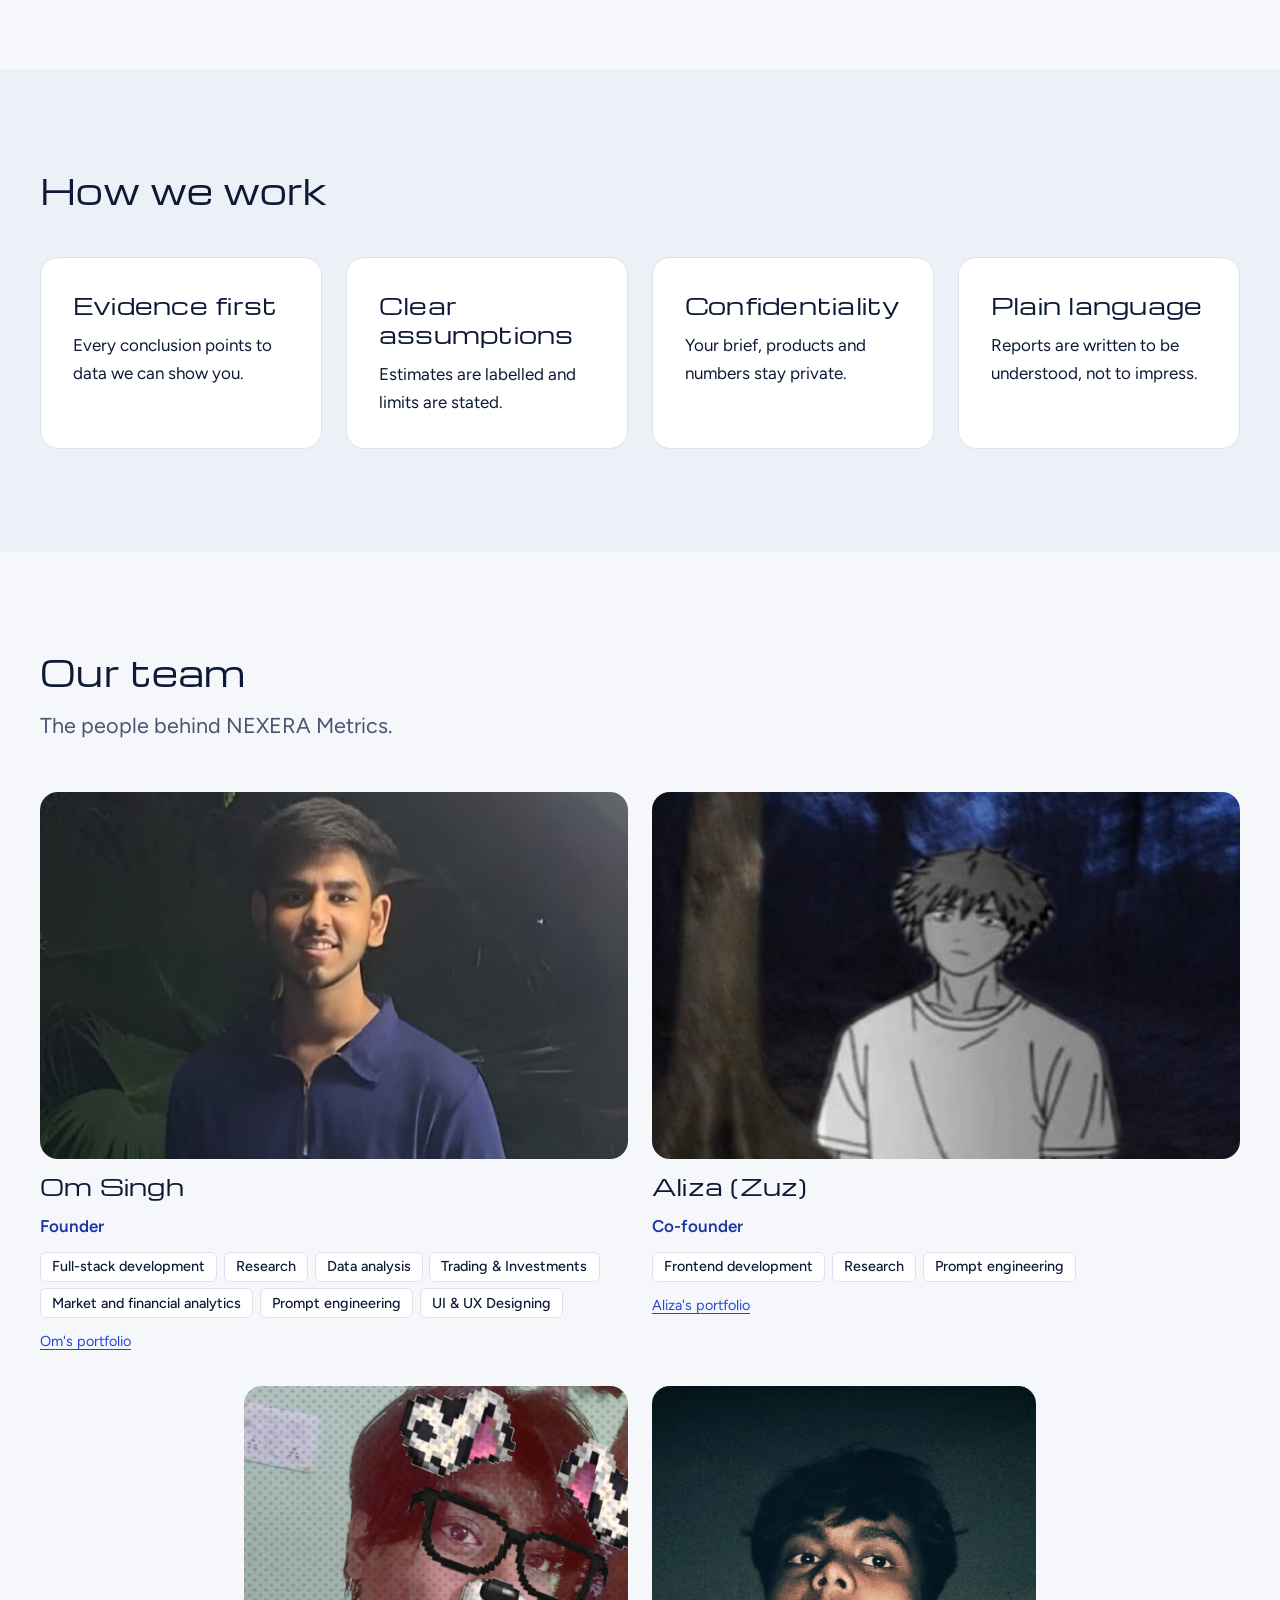
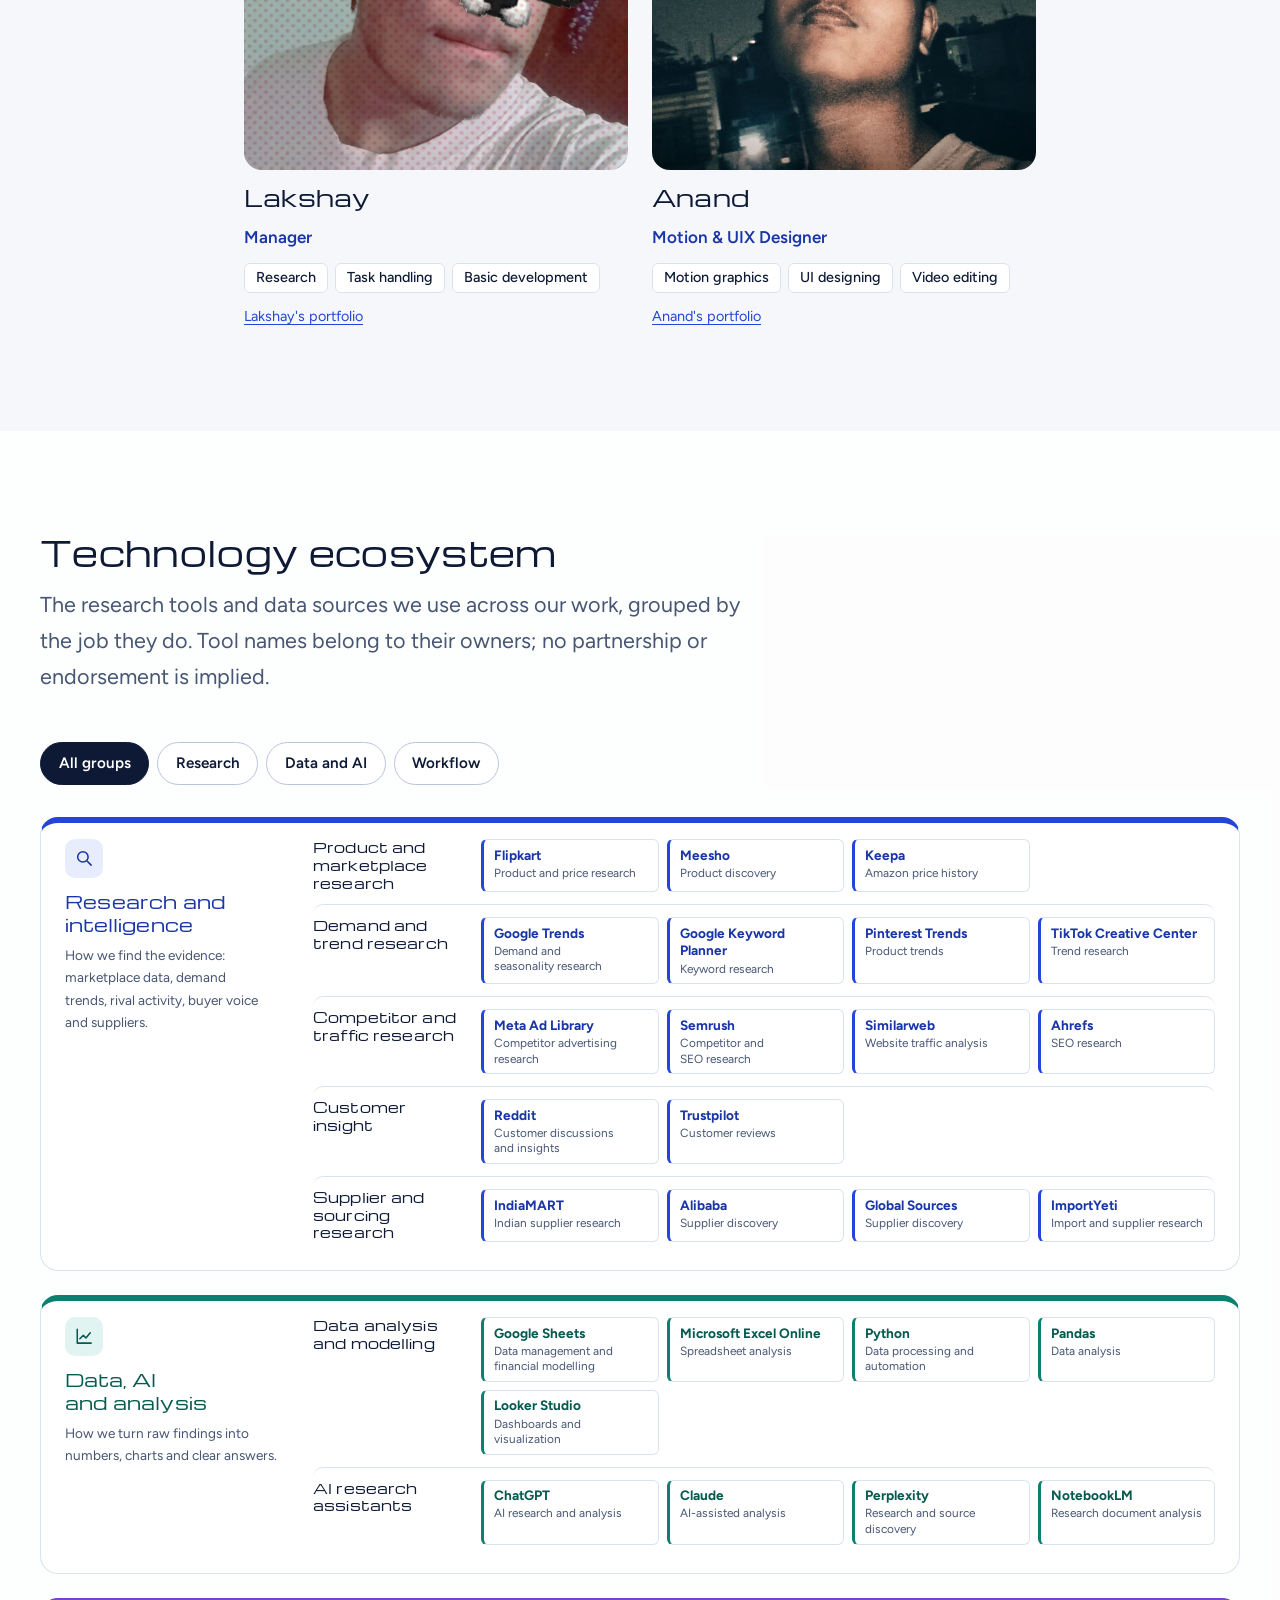
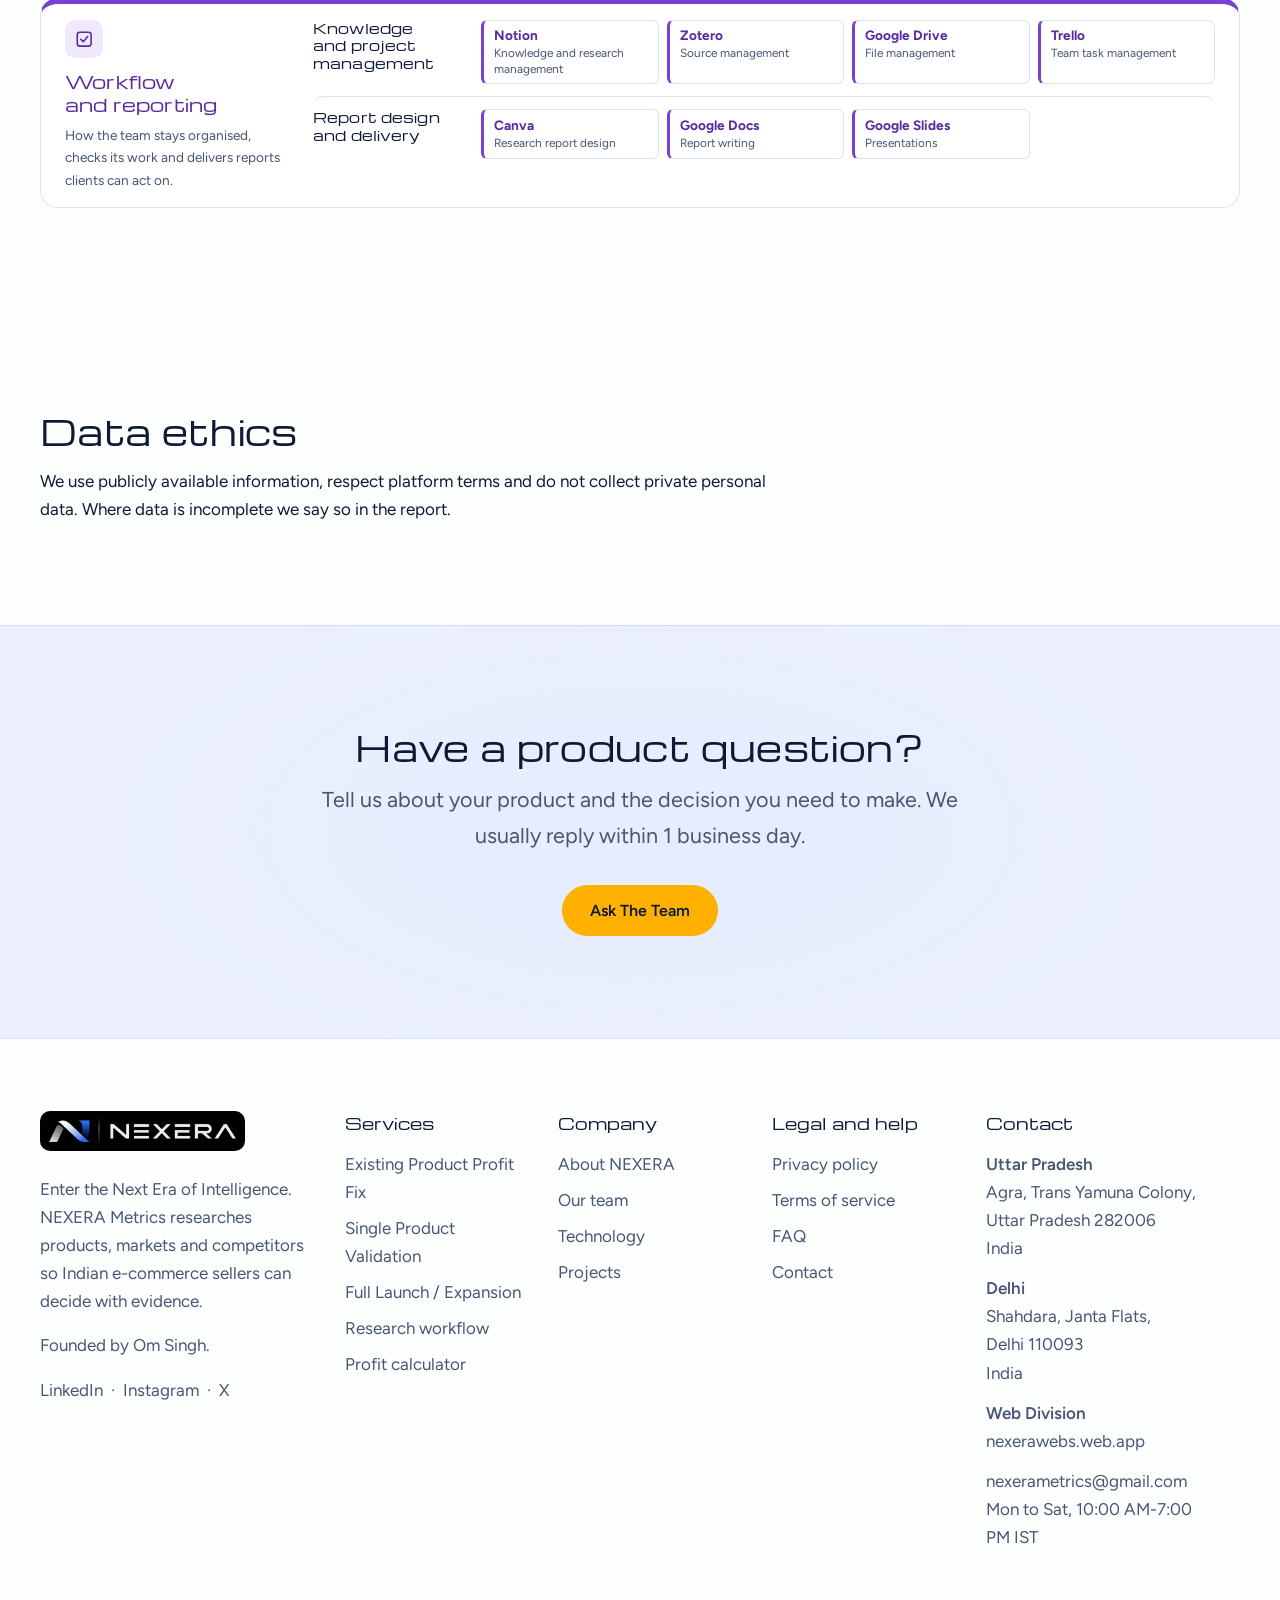
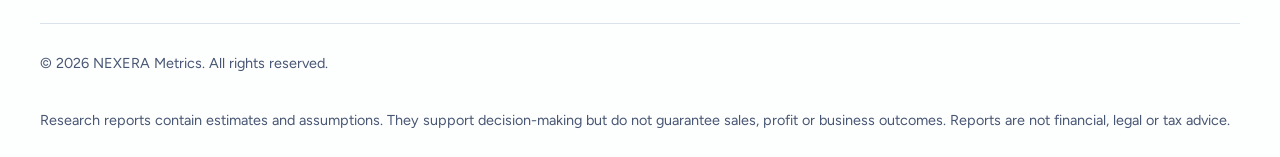
<file: company.html>
<!doctype html>
<html lang="en-IN">
  <head>
    <!-- ====================================================================
       HEAD · basics
       ==================================================================== -->
    <meta charset="utf-8" />
    <meta name="viewport" content="width=device-width, initial-scale=1" />
    <title>About NEXERA Metrics | India-First E-commerce Research Agency</title>
    <meta name="description" content="NEXERA Metrics is an India-based e-commerce research agency founded by Om Singh. Meet the team, our India-first approach and our 7-stage research workflow.">
    <meta name="robots" content="index, follow, max-image-preview:large" />
  <meta name="author" content="Om Singh">
  <meta name="googlebot" content="index, follow">
    <meta name="theme-color" content="#F5F7FA" />

  <link rel="canonical" href="https://nexerametrics.web.app/company.html">
  <link rel="alternate" hreflang="en-IN" href="https://nexerametrics.web.app/company.html">
  <link rel="alternate" hreflang="x-default" href="https://nexerametrics.web.app/company.html">

    <!-- Canonical + language alternates (add hreflang="hi" here once Hindi pages exist) -->

    <!-- Open Graph + Twitter cards (what link previews show) -->
    <meta property="og:site_name" content="NEXERA Metrics">
    <meta property="og:locale" content="en_IN" />
    <meta property="og:type" content="website" />
    <meta property="og:title" content="About NEXERA Metrics | India-First E-commerce Research Agency">
    <meta property="og:description" content="NEXERA Metrics is an India-based e-commerce research agency founded by Om Singh. Meet the team, our India-first approach and our 7-stage research workflow.">
    <meta property="og:url" content="https://nexerametrics.web.app/company.html">
    <meta
      property="og:image"
      content="https://nexerametrics.web.app/assets/img/og-image.png"
    />
    <meta property="og:image:type" content="image/png">
  <meta property="og:image:width" content="1200" />
    <meta property="og:image:height" content="630" />
    <meta property="og:image:alt" content="NEXERA Metrics: enter the next era of intelligence">
    <meta name="twitter:card" content="summary_large_image" />
  <meta name="twitter:site" content="@NexeraMetrics">
  <meta name="twitter:creator" content="@NexeraMetrics">
  <meta name="twitter:title" content="About NEXERA Metrics | India-First E-commerce Research Agency">
  <meta name="twitter:description" content="NEXERA Metrics is an India-based e-commerce research agency founded by Om Singh. Meet the team, our India-first approach and our 7-stage research workflow.">
  <meta name="twitter:image" content="https://nexerametrics.web.app/assets/img/og-image.png">
  <meta name="twitter:image:alt" content="NEXERA Metrics: enter the next era of intelligence">

    <!-- Icons and web app manifest -->
    <link rel="icon" href="assets/img/favicon-32.png" sizes="32x32" type="image/png" />
    <link rel="icon" href="assets/img/favicon.png" sizes="64x64" type="image/png" />
    <link rel="apple-touch-icon" href="assets/img/apple-touch-icon.png" />
    <link rel="manifest" href="site.webmanifest" />

    <!-- Marks the page as "JavaScript available" so CSS can enable the mobile menu -->
    <script>
      document.documentElement.classList.add("js");
    </script>

    <!-- Fonts: Michroma (headings, matches the logo lettering) + Figtree (body) -->
    <link rel="preconnect" href="https://fonts.googleapis.com" />
    <link rel="preconnect" href="https://fonts.gstatic.com" crossorigin />
    <script>
      try {
        if (sessionStorage.getItem("nx-bg-ok"))
          document.documentElement.classList.add("bg-live");
      } catch (e) {}
    </script>
    <link
      rel="stylesheet"
      href="https://fonts.googleapis.com/css2?family=Michroma&family=Figtree:wght@400;500;600;700&display=swap"
    />

    <!-- Styles: tokens → base → layout → components → this page -->
    <link rel="stylesheet" href="css/tokens.css" />
    <link rel="stylesheet" href="css/base.css" />
    <link rel="stylesheet" href="css/layout.css" />
    <link rel="stylesheet" href="css/components.css" />
  <link rel="stylesheet" href="css/sections.css">
    <link rel="stylesheet" href="css/pages/company.css" />

    <!-- Analytics / Search Console: paste the GA4 snippet and the verification meta tag here -->

    <!-- Structured data (JSON-LD) -->
    <script type="application/ld+json">
{
  "@context": "https://schema.org",
  "@graph": [
    {
      "@type": "Organization",
      "@id": "https://nexerametrics.web.app/#organization",
      "name": "NEXERA Metrics",
      "alternateName": [
        "NEXERA",
        "Nexera Metrics",
        "NexeraMetrics"
      ],
      "url": "https://nexerametrics.web.app/",
      "logo": {
        "@type": "ImageObject",
        "url": "https://nexerametrics.web.app/assets/img/logo-lockup.png"
      },
      "description": "NEXERA Metrics is an India-based e-commerce research agency founded by Om Singh. It helps sellers make data-backed product, sourcing, pricing and launch decisions on Amazon India, Flipkart, Meesho and other Indian marketplaces.",
      "founder": {
        "@id": "https://nexerametrics.web.app/#om-singh"
      },
      "address": [
        {
          "@type": "PostalAddress",
          "streetAddress": "Trans Yamuna Colony",
          "addressLocality": "Agra",
          "addressRegion": "Uttar Pradesh",
          "postalCode": "282006",
          "addressCountry": "IN"
        },
        {
          "@type": "PostalAddress",
          "streetAddress": "Janta Flats, Shahdara",
          "addressLocality": "Delhi",
          "postalCode": "110093",
          "addressCountry": "IN"
        }
      ],
      "sameAs": [
        "https://www.linkedin.com/in/nexera-metrics-983b6b451",
        "https://www.instagram.com/nexera.metrics/",
        "https://x.com/NexeraMetrics"
      ],
      "knowsAbout": [
        "E-commerce product research",
        "Indian marketplace fees and GST-aware margins",
        "COD and RTO return losses",
        "Supplier verification",
        "Review analysis",
        "Festival seasonality"
      ]
    },
    {
      "@type": "Person",
      "@id": "https://nexerametrics.web.app/#om-singh",
      "name": "Om Singh",
      "jobTitle": "Founder",
      "description": "Om Singh is the founder of NEXERA Metrics.",
      "image": "https://nexerametrics.web.app/assets/team/om-singh.jpeg",
      "url": "https://nexerametrics.web.app/company.html#team",
      "sameAs": [
        "https://omsinghportfolio.web.app/"
      ],
      "worksFor": {
        "@id": "https://nexerametrics.web.app/#organization"
      }
    },
    {
      "@type": "WebSite",
      "@id": "https://nexerametrics.web.app/#website",
      "url": "https://nexerametrics.web.app/",
      "name": "NEXERA Metrics",
      "inLanguage": "en-IN",
      "publisher": {
        "@id": "https://nexerametrics.web.app/#organization"
      }
    },
    {
      "@type": "AboutPage",
      "@id": "https://nexerametrics.web.app/company.html#webpage",
      "url": "https://nexerametrics.web.app/company.html",
      "name": "About NEXERA Metrics | India-First E-commerce Research Agency",
      "description": "NEXERA Metrics is an India-based e-commerce research agency founded by Om Singh. Meet the team, our India-first approach and our 7-stage research workflow.",
      "inLanguage": "en-IN",
      "isPartOf": {
        "@id": "https://nexerametrics.web.app/#website"
      },
      "publisher": {
        "@id": "https://nexerametrics.web.app/#organization"
      }
    },
    {
      "@type": "BreadcrumbList",
      "@id": "https://nexerametrics.web.app/company.html#breadcrumb",
      "itemListElement": [
        {
          "@type": "ListItem",
          "position": 1,
          "name": "Home",
          "item": "https://nexerametrics.web.app/"
        },
        {
          "@type": "ListItem",
          "position": 2,
          "name": "Company",
          "item": "https://nexerametrics.web.app/company.html"
        }
      ]
    }
  ]
}
  </script>
  </head>

  <body class="page-company">
    <!-- @partial header:start -->
<!-- ======================================================================
     SHARED PARTIAL · SITE HEADER
     Edit THIS file, then run:  python3 tools/sync-partials.py
     The script copies it into every page and marks the current page.
     ====================================================================== -->
<a class="skip-link" href="#main">Skip to main content</a>

<header class="site-header">
  <!-- Reading-progress line (decorative; animated by js/nav.js) -->
  <span class="scroll-progress" aria-hidden="true"></span>

  <div class="site-header__bar container">

    <!-- Brand: NEXERA logo (mark + wordmark), links home -->
    <a class="brand" href="index.html" aria-label="NEXERA, go to the home page">
      <img class="brand__logo" src="assets/img/logo-lockup.png" alt="" width="205" height="40">
    </a>

    <!-- Mobile menu button (shown only on small screens when JavaScript is on) -->
    <button class="nav-toggle" type="button" aria-expanded="false" aria-controls="primary-nav">
      <span class="nav-toggle__label">Menu</span>
    </button>

    <!-- Primary navigation -->
    <nav class="primary-nav" id="primary-nav" aria-label="Primary">
      <ul class="primary-nav__list">
        <li><a href="index.html">Home</a></li>
        <li><a href="services.html">Services</a></li>
        <li><a href="projects.html">Projects</a></li>
        <li><a href="company.html" aria-current="page">Company</a></li>
        <li><a href="contact.html">Contact</a></li>
      </ul>
      <a class="btn btn--primary btn--sm" href="contact.html#enquiry">Get Started</a>
    </nav>

  </div>
</header>
<!-- @partial header:end -->

    <main id="main">

      <!-- ====================================================================
       PAGE HEADER
       ==================================================================== -->
      <section class="page-hero" aria-labelledby="page-title">
        <div class="container">
          <nav class="breadcrumb" aria-label="Breadcrumb">
            <ol>
              <li><a href="index.html">Home</a></li>
              <li aria-current="page">Company</li>
            </ol>
          </nav>
          <h1 id="page-title">About NEXERA Metrics</h1>
          <p class="page-hero__lead">
            An India-based research agency that helps Indian e-commerce sellers
            make data-backed product, sourcing, pricing and launch decisions.
          </p>
        </div>
      </section>

      <!-- ====================================================================
       ABOUT NEXERA METRICS · a plain factual summary for people and AI tools
       ==================================================================== -->
      <section class="section" id="about" aria-labelledby="about-title">
        <div class="container split split--top">
          <div class="stack">
            <h2 id="about-title">About NEXERA Metrics</h2>
            <p>
              NEXERA Metrics is an India-based e-commerce research agency
              founded by Om Singh. We help sellers make data-backed product,
              sourcing, pricing and launch decisions on Amazon India, Flipkart,
              Meesho and other Indian marketplaces.
            </p>
            <p>
              We offer three services: Existing Product Profit Fix, Single
              Product Validation and Full Launch / Expansion. All of them follow
              the same 7-stage research workflow and end in one full report.
            </p>
            <p>
              We work from public data and disclosed assumptions, and we label
              estimates as estimates.
            </p>
          </div>
          <aside class="card" aria-labelledby="facts-title">
            <h3 id="facts-title">Quick facts</h3>
            <dl class="facts">
              <div><dt>Name</dt><dd>NEXERA</dd></div>
              <div><dt>Based in</dt><dd>India</dd></div>
              <div><dt>Research Scope</dt><dd>Worldwide</dd></div>
              <div><dt>Focus</dt><dd>Indian e-commerce marketplaces</dd></div>
              <div><dt>Services</dt><dd>3 offers, 7-stage workflow</dd></div>
              <div><dt>Branches</dt><dd>2</dd></div>
            </dl>
          </aside>
        </div>
      </section>

      <!-- ====================================================================
       FOUNDER STORY
       ==================================================================== -->
      <section class="section section--white" id="founder-story" aria-labelledby="story-title">
        <div class="container stack">
          <h2 id="story-title">Founder story</h2>
          <p class="measure">
            NEXERA Metrics was founded by Om Singh to give Indian e-commerce
            sellers structured, evidence-based product research before they
            commit money to stock.
          </p>
          <p class="measure">
            Too many sellers pick a product on a hunch and find out about fees,
            returns or supplier limits only after the stock has arrived. Om
            started NEXERA Metrics so that the checking happens first.
          </p>
        </div>
      </section>

      <!-- ====================================================================
       INDIA-FIRST APPROACH
       ==================================================================== -->
      <section class="section" id="india-first" aria-labelledby="india-title">
        <div class="container">
          <header class="section-head">
            <h2 id="india-title">Our India-first approach</h2>
            <p>Our research is built around how selling in India actually works.</p>
          </header>
          <ul class="feature-grid">
            <li class="feature"><h3>Festival and seasonality tracking</h3><p>We map how Indian festivals and seasons change demand, supply and pricing.</p></li>
            <li class="feature"><h3>Marketplace fees</h3><p>Fees on Indian marketplaces are built into every margin estimate.</p></li>
            <li class="feature"><h3>GST-aware framing</h3><p>Costs and prices are framed with GST in mind.</p></li>
            <li class="feature"><h3>COD and RTO awareness</h3><p>We account for cash-on-delivery returns and return-to-origin losses.</p></li>
            <li class="feature"><h3>Supplier verification</h3><p>We check price, minimums, lead times and product details.</p></li>
            <li class="feature"><h3>Bulk review analysis</h3><p>Review-import tooling we built ourselves helps us read buyer reviews at scale.</p></li>
          </ul>
        </div>
      </section>

      <!-- ====================================================================
       7-STAGE WORKFLOW
       ==================================================================== -->
      <section class="section section--white" id="workflow" aria-labelledby="workflow-title">
        <div class="container">
          <header class="section-head">
            <h2 id="workflow-title">Our 7-Stage Research Workflow</h2>
            <p>One connected flow from question to recommendation.</p>
          </header>
          <ol class="flow">
            <li class="flow__item">
              <h3>Understand</h3>
              <p>Understand the business and confirm decision needs.</p>
            </li>
            <li class="flow__item">
              <h3>Find</h3>
              <p>Find possible products using listings, search trends, questions and competitors.</p>
            </li>
            <li class="flow__item">
              <h3>Check demand</h3>
              <p>Check demand with search interest, activity, price history and seasonality, including the impact of Indian festivals on demand, supply and pricing.</p>
            </li>
            <li class="flow__item">
              <h3>Study market</h3>
              <p>Study the market by comparing features, prices, ratings, reviews and buyer needs.</p>
            </li>
            <li class="flow__item">
              <h3>Check suppliers</h3>
              <p>Check suppliers for price, minimums, lead times, shipping and product details.</p>
            </li>
            <li class="flow__item">
              <h3>Calculate costs</h3>
              <p>Calculate unit cost, margin and break-even from all-in costs and fees.</p>
            </li>
            <li class="flow__item flow__item--final">
              <h3>Recommend</h3>
              <p>First re-verify the work from the earlier stages so no assumptions slip in. Then combine everything into one full report with a clear presentation. Explain risks, state unknowns and recommend the strongest options.</p>
            </li>
          </ol>
        </div>
      </section>

      <!-- ====================================================================
       WEB DIVISION
       ==================================================================== -->
      <section class="section" id="web-division" aria-labelledby="division-title">
        <div class="container stack">
          <h2 id="division-title">NEXERA Metrics and the Web Division</h2>
          <p class="measure">
            NEXERA Metrics does e-commerce research. Our Web Division at
            <a href="https://nexerawebs.web.app" rel="noopener" target="_blank">nexerawebs.web.app</a>
            is a separate site for our web work.
          </p>
        </div>
      </section>

      <!-- ====================================================================
       HOW WE WORK · four principles
       ==================================================================== -->
      <section class="section section--tint" aria-labelledby="values-title">
        <div class="container">
          <header class="section-head">
            <h2 id="values-title">How we work</h2>
          </header>
          <ul class="auto-grid auto-grid--sm" role="list">
            <li class="card">
              <h3>Evidence first</h3>
              <p>Every conclusion points to data we can show you.</p>
            </li>
            <li class="card">
              <h3>Clear assumptions</h3>
              <p>Estimates are labelled and limits are stated.</p>
            </li>
            <li class="card">
              <h3>Confidentiality</h3>
              <p>Your brief, products and numbers stay private.</p>
            </li>
            <li class="card">
              <h3>Plain language</h3>
              <p>Reports are written to be understood, not to impress.</p>
            </li>
          </ul>
        </div>
      </section>

      <!-- ====================================================================
       TEAM · drawn from js/team-data.js (edit that file to change the team).
       The static copy between the markers is written by tools/prerender-team.mjs.
       ==================================================================== -->
      <section class="section" id="team" aria-labelledby="team-title">
        <div class="container">
          <header class="section-head">
            <h2 id="team-title">Our team</h2>
            <p>The people behind NEXERA Metrics.</p>
          </header>
          <ul class="team" data-team>
            <!-- @team:start -->
<li class="team__item team__item--lead"><article class="member" aria-labelledby="member-om-singh"><img class="member__photo" src="assets/team/om-singh.jpeg" alt="Photo of Om Singh" width="400" height="400" loading="lazy" decoding="async"><h3 id="member-om-singh">Om Singh</h3><p class="member__role">Founder</p><ul class="chip-list"><li class="chip">Full-stack development</li><li class="chip">Research</li><li class="chip">Data analysis</li><li class="chip">Trading &amp; Investments</li><li class="chip">Market and financial analytics</li><li class="chip">Prompt engineering</li><li class="chip">UI &amp; UX Designing</li></ul><p class="member__link"><a href="https://omsinghportfolio.web.app/" rel="noopener" target="_blank">Om&#39;s portfolio</a></p></article></li>
<li class="team__item team__item--lead"><article class="member" aria-labelledby="member-aliza"><img class="member__photo" src="assets/team/aliza.jpg" alt="Photo of Aliza (Zuz)" width="400" height="400" loading="lazy" decoding="async"><h3 id="member-aliza">Aliza (Zuz)</h3><p class="member__role">Co-founder</p><ul class="chip-list"><li class="chip">Frontend development</li><li class="chip">Research</li><li class="chip">Prompt engineering</li></ul><p class="member__link"><a href="https://alizafatima.netlify.app/" rel="noopener" target="_blank">Aliza&#39;s portfolio</a></p></article></li>
<li class="team__item"><article class="member" aria-labelledby="member-lakshay"><img class="member__photo" src="assets/team/lakshay.jpeg" alt="Photo of Lakshay" width="400" height="400" loading="lazy" decoding="async"><h3 id="member-lakshay">Lakshay</h3><p class="member__role">Manager</p><ul class="chip-list"><li class="chip">Research</li><li class="chip">Task handling</li><li class="chip">Basic development</li></ul><p class="member__link"><a href="https://example.com/lakshay" rel="noopener" target="_blank">Lakshay&#39;s portfolio</a></p></article></li>
<li class="team__item"><article class="member" aria-labelledby="member-anand"><img class="member__photo" src="assets/team/anand.jpeg" alt="Photo of Anand" width="400" height="400" loading="lazy" decoding="async"><h3 id="member-anand">Anand</h3><p class="member__role">Motion &amp; UIX Designer</p><ul class="chip-list"><li class="chip">Motion graphics</li><li class="chip">UI designing</li><li class="chip">Video editing</li></ul><p class="member__link"><a href="https://example.com/anand" rel="noopener" target="_blank">Anand&#39;s portfolio</a></p></article></li>
<!-- @team:end -->
          </ul>
        </div>
      </section>

      <!-- ====================================================================
       TECHNOLOGY ECOSYSTEM
       HOW TO EDIT (HTML only, no JavaScript or CSS changes needed)
         · Add / remove a TOOL:     copy or delete one line like
                                    <div class="tool"><dt>Name</dt><dd>What we use it for</dd></div>
         · Add / remove a CATEGORY: copy or delete one <li class="skill"> block
         · Add / remove a GROUP:    copy or delete one <section class="skill-group ..."> block.
                                    Give it a data-skill-group (unique id), a data-label (filter
                                    button text) and one colour class: skill-group--research,
                                    --analysis or --workflow. The filter buttons build themselves.
       ==================================================================== -->
      <section
        class="section section--white"
        id="technology"
        aria-labelledby="tech-title"
      >
        <div class="container">
          <header class="section-head">
            <h2 id="tech-title">Technology ecosystem</h2>
            <p>
              The research tools and data sources we use across our work,
              grouped by the job they do. Tool names belong to their owners; no
              partnership or endorsement is implied.
            </p>
          </header>

          <!-- Group filter: buttons are generated from the groups below by js/skills-filter.js -->
          <div
            class="skill-filter"
            data-skill-filter
            role="group"
            aria-label="Show tool group"
          ></div>
          <p class="sr-only" role="status" data-filter-status></p>

          <div class="skill-groups">
            <!-- Group · Research and intelligence -->
            <section
              class="skill-group skill-group--research"
              data-skill-group="research"
              data-label="Research"
              aria-labelledby="sg-research"
            >
              <header class="skill-group__head">
                <svg
                  class="skill-group__icon"
                  viewBox="0 0 24 24"
                  fill="none"
                  stroke="currentColor"
                  stroke-width="1.8"
                  stroke-linecap="round"
                  stroke-linejoin="round"
                  aria-hidden="true"
                  focusable="false"
                >
                  <circle cx="10.5" cy="10.5" r="6" />
                  <path d="m15 15 5 5" />
                </svg>
                <h3 id="sg-research">Research and intelligence</h3>
                <p>How we find the evidence: marketplace data, demand trends, rival activity, buyer voice and suppliers.</p>
              </header>
              <ul class="skill-list">
                <!-- Category · Product and marketplace research -->
                <li class="skill">
                  <h4 class="skill__name">Product and marketplace research</h4>
                  <dl class="tool-list">
                  <div class="tool"><dt>Flipkart</dt><dd>Product and price research</dd></div>
                  <div class="tool"><dt>Meesho</dt><dd>Product discovery</dd></div>
                  <div class="tool"><dt>Keepa</dt><dd>Amazon price history</dd></div>
                  </dl>
                </li>
                <!-- Category · Demand and trend research -->
                <li class="skill">
                  <h4 class="skill__name">Demand and trend research</h4>
                  <dl class="tool-list">
                  <div class="tool"><dt>Google Trends</dt><dd>Demand and seasonality research</dd></div>
                  <div class="tool"><dt>Google Keyword Planner</dt><dd>Keyword research</dd></div>
                  <div class="tool"><dt>Pinterest Trends</dt><dd>Product trends</dd></div>
                  <div class="tool"><dt>TikTok Creative Center</dt><dd>Trend research</dd></div>
                  </dl>
                </li>
                <!-- Category · Competitor and traffic research -->
                <li class="skill">
                  <h4 class="skill__name">Competitor and traffic research</h4>
                  <dl class="tool-list">
                  <div class="tool"><dt>Meta Ad Library</dt><dd>Competitor advertising research</dd></div>
                  <div class="tool"><dt>Semrush</dt><dd>Competitor and SEO research</dd></div>
                  <div class="tool"><dt>Similarweb</dt><dd>Website traffic analysis</dd></div>
                  <div class="tool"><dt>Ahrefs</dt><dd>SEO research</dd></div>
                  </dl>
                </li>
                <!-- Category · Customer insight -->
                <li class="skill">
                  <h4 class="skill__name">Customer insight</h4>
                  <dl class="tool-list">
                  <div class="tool"><dt>Reddit</dt><dd>Customer discussions and insights</dd></div>
                  <div class="tool"><dt>Trustpilot</dt><dd>Customer reviews</dd></div>
                  </dl>
                </li>
                <!-- Category · Supplier and sourcing research -->
                <li class="skill">
                  <h4 class="skill__name">Supplier and sourcing research</h4>
                  <dl class="tool-list">
                  <div class="tool"><dt>IndiaMART</dt><dd>Indian supplier research</dd></div>
                  <div class="tool"><dt>Alibaba</dt><dd>Supplier discovery</dd></div>
                  <div class="tool"><dt>Global Sources</dt><dd>Supplier discovery</dd></div>
                  <div class="tool"><dt>ImportYeti</dt><dd>Import and supplier research</dd></div>
                  </dl>
                </li>
              </ul>
            </section>

            <!-- Group · Data, AI and analysis -->
            <section
              class="skill-group skill-group--analysis"
              data-skill-group="analysis"
              data-label="Data and AI"
              aria-labelledby="sg-analysis"
            >
              <header class="skill-group__head">
                <svg
                  class="skill-group__icon"
                  viewBox="0 0 24 24"
                  fill="none"
                  stroke="currentColor"
                  stroke-width="1.8"
                  stroke-linecap="round"
                  stroke-linejoin="round"
                  aria-hidden="true"
                  focusable="false"
                >
                  <path d="M4 20V4M4 20h16" />
                  <path d="m7 15 4-4 3 3 5-6" />
                </svg>
                <h3 id="sg-analysis">Data, AI and analysis</h3>
                <p>How we turn raw findings into numbers, charts and clear answers.</p>
              </header>
              <ul class="skill-list">
                <!-- Category · Data analysis and modelling -->
                <li class="skill">
                  <h4 class="skill__name">Data analysis and modelling</h4>
                  <dl class="tool-list">
                  <div class="tool"><dt>Google Sheets</dt><dd>Data management and financial modelling</dd></div>
                  <div class="tool"><dt>Microsoft Excel Online</dt><dd>Spreadsheet analysis</dd></div>
                  <div class="tool"><dt>Python</dt><dd>Data processing and automation</dd></div>
                  <div class="tool"><dt>Pandas</dt><dd>Data analysis</dd></div>
                  <div class="tool"><dt>Looker Studio</dt><dd>Dashboards and visualization</dd></div>
                  </dl>
                </li>
                <!-- Category · AI research assistants -->
                <li class="skill">
                  <h4 class="skill__name">AI research assistants</h4>
                  <dl class="tool-list">
                  <div class="tool"><dt>ChatGPT</dt><dd>AI research and analysis</dd></div>
                  <div class="tool"><dt>Claude</dt><dd>AI-assisted analysis</dd></div>
                  <div class="tool"><dt>Perplexity</dt><dd>Research and source discovery</dd></div>
                  <div class="tool"><dt>NotebookLM</dt><dd>Research document analysis</dd></div>
                  </dl>
                </li>
              </ul>
            </section>

            <!-- Group · Workflow and reporting -->
            <section
              class="skill-group skill-group--workflow"
              data-skill-group="workflow"
              data-label="Workflow"
              aria-labelledby="sg-workflow"
            >
              <header class="skill-group__head">
                <svg
                  class="skill-group__icon"
                  viewBox="0 0 24 24"
                  fill="none"
                  stroke="currentColor"
                  stroke-width="1.8"
                  stroke-linecap="round"
                  stroke-linejoin="round"
                  aria-hidden="true"
                  focusable="false"
                >
                  <rect x="4" y="4" width="16" height="16" rx="3" />
                  <path d="m8 12 3 3 5-6" />
                </svg>
                <h3 id="sg-workflow">Workflow and reporting</h3>
                <p>How the team stays organised, checks its work and delivers reports clients can act on.</p>
              </header>
              <ul class="skill-list">
                <!-- Category · Knowledge and project management -->
                <li class="skill">
                  <h4 class="skill__name">Knowledge and project management</h4>
                  <dl class="tool-list">
                  <div class="tool"><dt>Notion</dt><dd>Knowledge and research management</dd></div>
                  <div class="tool"><dt>Zotero</dt><dd>Source management</dd></div>
                  <div class="tool"><dt>Google Drive</dt><dd>File management</dd></div>
                  <div class="tool"><dt>Trello</dt><dd>Team task management</dd></div>
                  </dl>
                </li>
                <!-- Category · Report design and delivery -->
                <li class="skill">
                  <h4 class="skill__name">Report design and delivery</h4>
                  <dl class="tool-list">
                  <div class="tool"><dt>Canva</dt><dd>Research report design</dd></div>
                  <div class="tool"><dt>Google Docs</dt><dd>Report writing</dd></div>
                  <div class="tool"><dt>Google Slides</dt><dd>Presentations</dd></div>
                  </dl>
                </li>
              </ul>
            </section>
          </div>
        </div>
      </section>

      <!-- ====================================================================
       DATA ETHICS
       ==================================================================== -->
      <section class="section section--white" id="ethics" aria-labelledby="ethics-title">
        <div class="container stack">
          <h2 id="ethics-title">Data ethics</h2>
          <p class="measure">
            We use publicly available information, respect platform terms and
            do not collect private personal data. Where data is incomplete we
            say so in the report.
          </p>
        </div>
      </section>

      <!-- ====================================================================
       CLOSING CALL TO ACTION
       ==================================================================== -->
      <section class="cta-band" aria-labelledby="cta-title">
        <div class="container cta-band__inner">
          <h2 id="cta-title">Have a product question?</h2>
          <p>
            Tell us about your product and the decision you need to make. We
            usually reply within 1 business day.
          </p>
          <div class="cluster">
            <a class="btn btn--primary" href="contact.html#enquiry">Ask The Team</a>
          </div>
        </div>
      </section>
    </main>

    <!-- @partial footer:start -->
<!-- ======================================================================
     SHARED PARTIAL · SITE FOOTER
     Edit THIS file, then run:  python3 tools/sync-partials.py
     Search for "EDIT:" to find details you still need to fill in.
     ====================================================================== -->
<footer class="site-footer">
  <div class="container">

    <div class="site-footer__grid">

      <!-- About: logo, tagline, social links -->
      <section class="site-footer__about" aria-labelledby="footer-about-title">
        <a class="brand" href="index.html" aria-label="NEXERA, go to the home page">
          <img class="brand__logo" src="assets/img/logo-lockup.png" alt="" width="205" height="40" loading="lazy">
        </a>
        <h2 class="sr-only" id="footer-about-title">About NEXERA</h2>
        <p>Enter the Next Era of Intelligence. NEXERA Metrics researches products, markets and competitors so Indian e-commerce sellers can decide with evidence.</p>
        <p>Founded by <a href="company.html#team">Om Singh</a>.</p>
        <p>
          <a href="https://www.linkedin.com/in/nexera-metrics-983b6b451" rel="me noopener" target="_blank">LinkedIn</a>
          &nbsp;·&nbsp;
          <a href="https://www.instagram.com/nexera.metrics/" rel="me noopener" target="_blank">Instagram</a>
          &nbsp;·&nbsp;
          <a href="https://x.com/NexeraMetrics" rel="me noopener" target="_blank">X</a>
        </p>
      </section>

      <!-- Footer navigation: services -->
      <nav aria-labelledby="footer-services-title">
        <h2 class="site-footer__title" id="footer-services-title">Services</h2>
        <ul>
          <li><a href="services.html#profit-fix">Existing Product Profit Fix</a></li>
          <li><a href="services.html#product-validation">Single Product Validation</a></li>
          <li><a href="services.html#launch-expansion">Full Launch / Expansion</a></li>
          <li><a href="services.html#workflow">Research workflow</a></li>
          <li><a href="services.html#calculator">Profit calculator</a></li>
        </ul>
      </nav>

      <!-- Footer navigation: company -->
      <nav aria-labelledby="footer-company-title">
        <h2 class="site-footer__title" id="footer-company-title">Company</h2>
        <ul>
          <li><a href="company.html">About NEXERA</a></li>
          <li><a href="company.html#team">Our team</a></li>
          <li><a href="company.html#technology">Technology</a></li>
          <li><a href="projects.html">Projects</a></li>
        </ul>
      </nav>

      <!-- Footer navigation: legal and help -->
      <nav aria-labelledby="footer-help-title">
        <h2 class="site-footer__title" id="footer-help-title">Legal and help</h2>
        <ul>
          <li><a href="privacy.html">Privacy policy</a></li>
          <li><a href="terms.html">Terms of service</a></li>
          <li><a href="index.html#faq">FAQ</a></li>
          <li><a href="contact.html">Contact</a></li>
        </ul>
      </nav>

      <!-- Contact details (schema-friendly <address>) -->
      <section aria-labelledby="footer-contact-title">
        <h2 class="site-footer__title" id="footer-contact-title">Contact</h2>
        <address>
          <p><strong>Uttar Pradesh</strong><br>Agra, Trans Yamuna Colony,<br>Uttar Pradesh 282006<br>India</p>
          <p><strong>Delhi</strong><br>Shahdara, Janta Flats,<br>Delhi 110093<br>India</p>
          <p><strong>Web Division</strong><br><a href="https://nexerawebs.web.app" rel="noopener" target="_blank">nexerawebs.web.app</a></p>
          <p>
            <a href="mailto:nexerametrics@gmail.com">nexerametrics@gmail.com</a><br>
            Mon to Sat, 10:00 AM-7:00 PM IST
          </p>
        </address>
      </section>

    </div>

    <!-- Legal line -->
    <div class="site-footer__legal">
      <p><small>&copy; 2026 NEXERA Metrics. All rights reserved.</small></p>
      <p><small>Research reports contain estimates and assumptions. They support decision-making but do not guarantee sales, profit or business outcomes. Reports are not financial, legal or tax advice.</small></p>
    </div>

  </div>
</footer>
<!-- @partial footer:end -->

    <!-- Scripts (deferred so they never block rendering) -->
    <script src="js/core.js" defer></script>
    <script src="js/nav.js" defer></script>
    <script src="js/motion.js" defer></script>
    <script src="js/bg-webgl.js" defer></script>
    <script src="js/skills-filter.js" defer></script>
  </body>
</html>
</file>
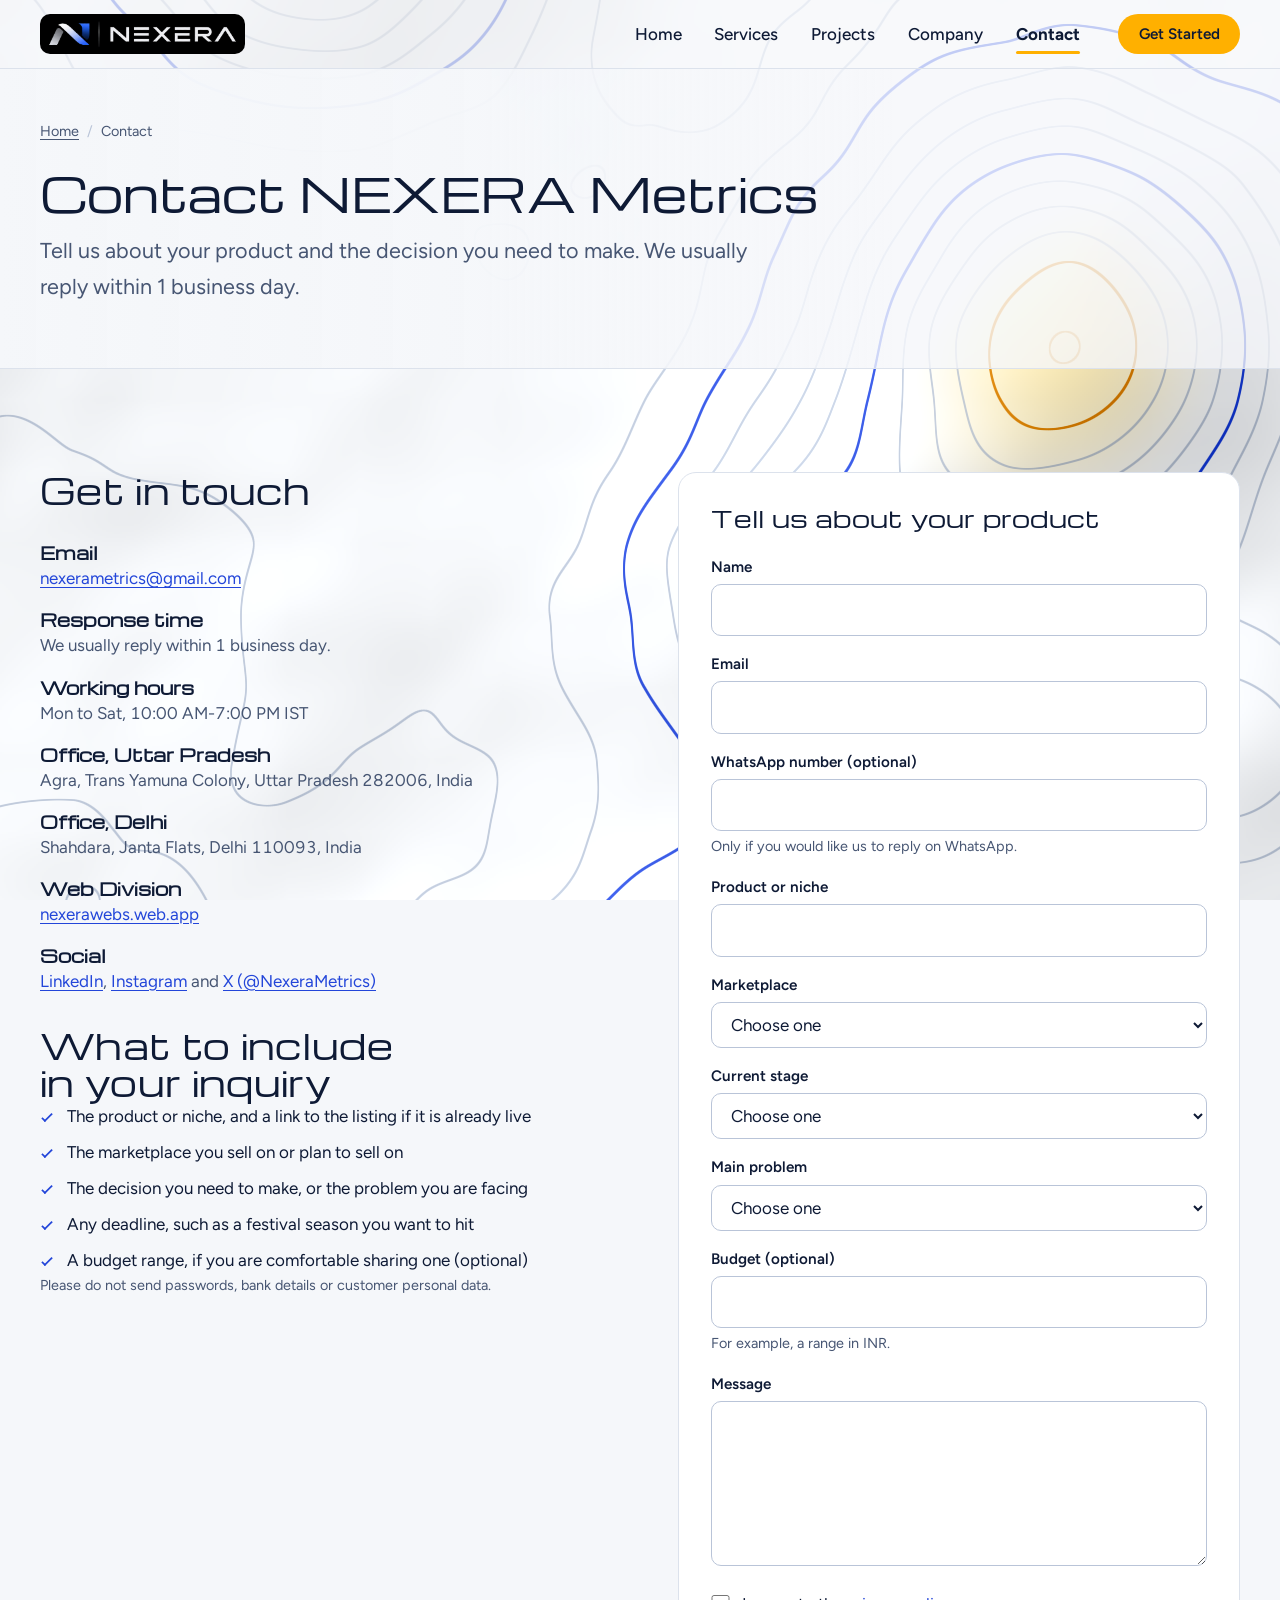
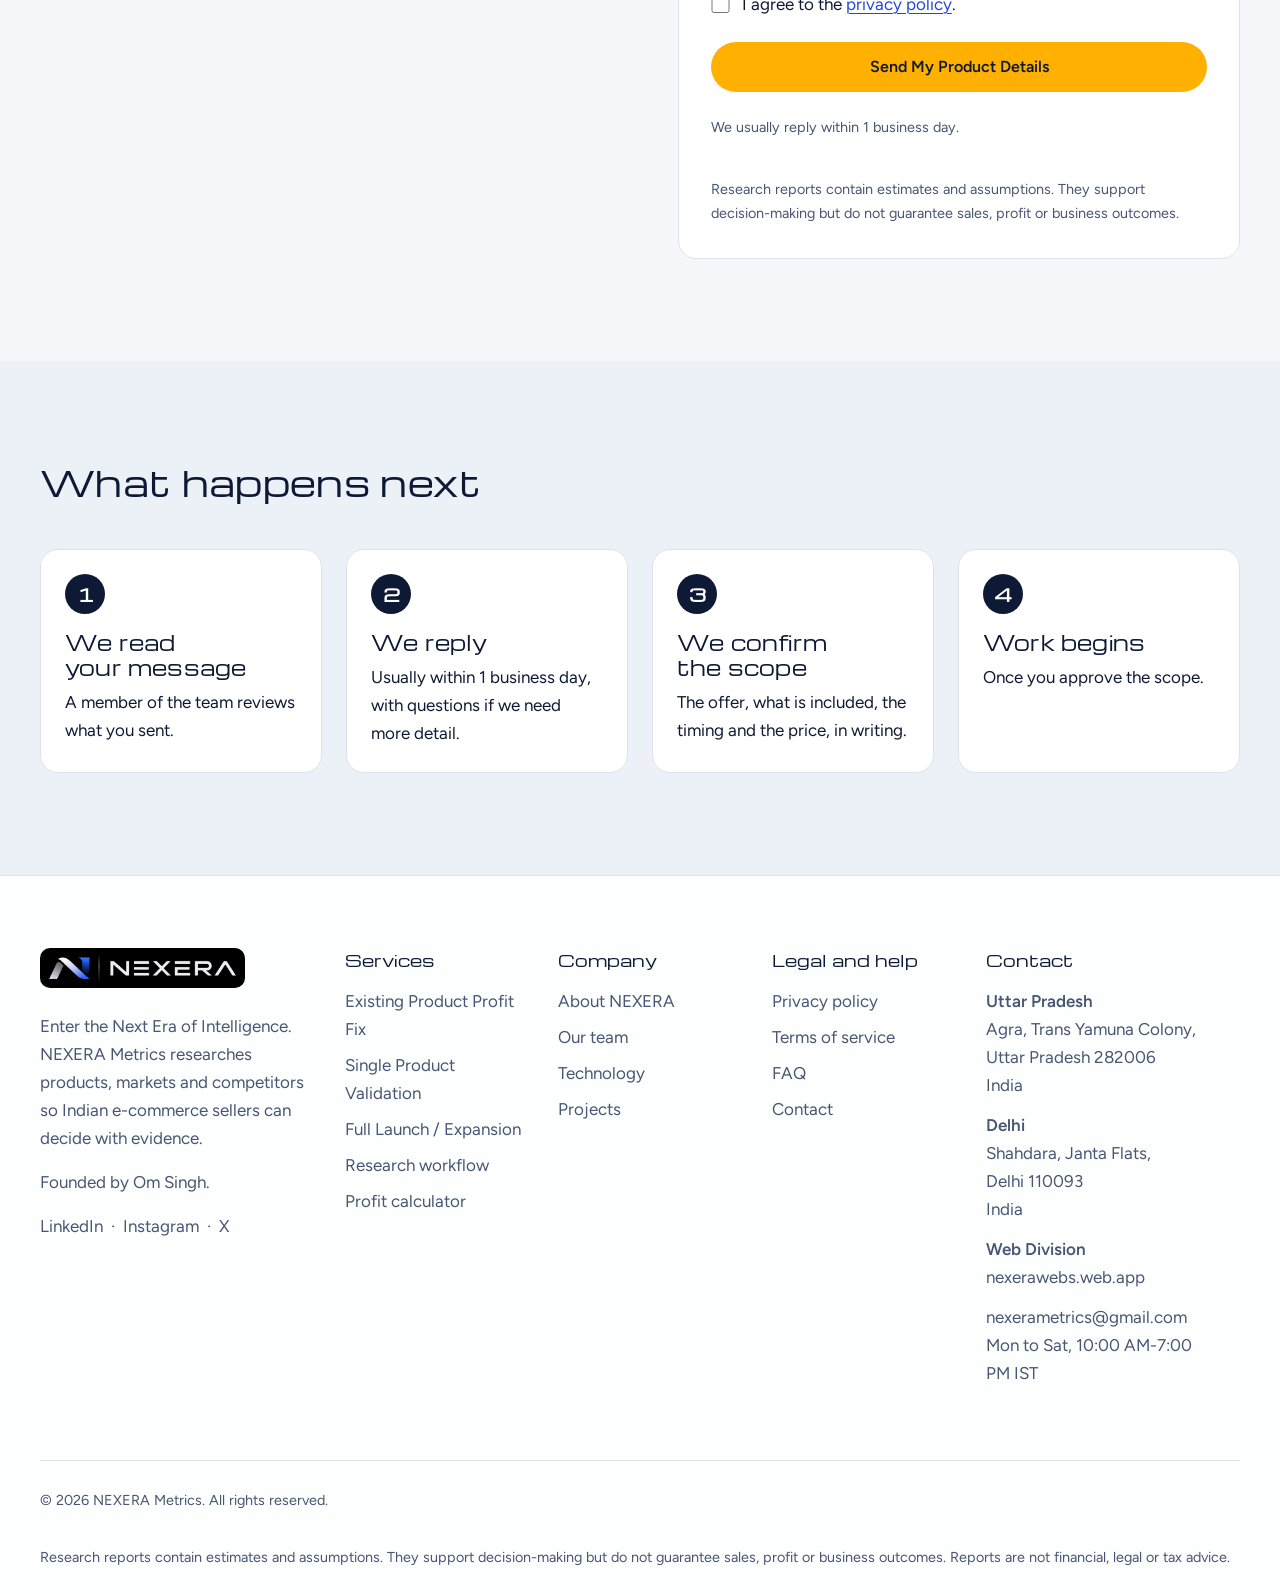
<file: contact.html>
<!DOCTYPE html>
<html lang="en-IN">
<head>
  <!-- ====================================================================
       HEAD · basics
       ==================================================================== -->
  <meta charset="utf-8">
  <meta name="viewport" content="width=device-width, initial-scale=1">
  <title>Contact NEXERA Metrics | Check Your Product Idea</title>
  <meta name="description" content="Tell NEXERA Metrics about your product, marketplace and problem. We usually reply within 1 business day. Mon to Sat, 10:00 AM-7:00 PM IST.">
  <meta name="robots" content="index, follow, max-image-preview:large">
  <meta name="author" content="Om Singh">
  <meta name="googlebot" content="index, follow">
  <meta name="theme-color" content="#F5F7FA">

  <link rel="canonical" href="https://nexerametrics.web.app/contact.html">
  <link rel="alternate" hreflang="en-IN" href="https://nexerametrics.web.app/contact.html">
  <link rel="alternate" hreflang="x-default" href="https://nexerametrics.web.app/contact.html">

  <!-- Canonical + language alternates (add hreflang="hi" here once Hindi pages exist) -->

  <!-- Open Graph + Twitter cards (what link previews show) -->
  <meta property="og:site_name" content="NEXERA Metrics">
  <meta property="og:locale" content="en_IN">
  <meta property="og:type" content="website">
  <meta property="og:title" content="Contact NEXERA Metrics | Check Your Product Idea">
  <meta property="og:description" content="Tell NEXERA Metrics about your product, marketplace and problem. We usually reply within 1 business day. Mon to Sat, 10:00 AM-7:00 PM IST.">
  <meta property="og:url" content="https://nexerametrics.web.app/contact.html">
  <meta property="og:image" content="https://nexerametrics.web.app/assets/img/og-image.png">
  <meta property="og:image:type" content="image/png">
  <meta property="og:image:width" content="1200">
  <meta property="og:image:height" content="630">
  <meta property="og:image:alt" content="NEXERA Metrics: enter the next era of intelligence">
  <meta name="twitter:card" content="summary_large_image">
  <meta name="twitter:site" content="@NexeraMetrics">
  <meta name="twitter:creator" content="@NexeraMetrics">
  <meta name="twitter:title" content="Contact NEXERA Metrics | Check Your Product Idea">
  <meta name="twitter:description" content="Tell NEXERA Metrics about your product, marketplace and problem. We usually reply within 1 business day. Mon to Sat, 10:00 AM-7:00 PM IST.">
  <meta name="twitter:image" content="https://nexerametrics.web.app/assets/img/og-image.png">
  <meta name="twitter:image:alt" content="NEXERA Metrics: enter the next era of intelligence">

  <!-- Icons and web app manifest -->
  <link rel="icon" href="assets/img/favicon-32.png" sizes="32x32" type="image/png" />
    <link rel="icon" href="assets/img/favicon.png" sizes="64x64" type="image/png" />
  <link rel="apple-touch-icon" href="assets/img/apple-touch-icon.png" />
  <link rel="manifest" href="site.webmanifest">

  <!-- Marks the page as "JavaScript available" so CSS can enable the mobile menu -->
  <script>document.documentElement.classList.add('js');</script>

  <!-- Fonts: Michroma (headings, matches the logo lettering) + Figtree (body) -->
  <link rel="preconnect" href="https://fonts.googleapis.com">
  <link rel="preconnect" href="https://fonts.gstatic.com" crossorigin>
  <script>try{if(sessionStorage.getItem("nx-bg-ok"))document.documentElement.classList.add("bg-live")}catch(e){}</script>
<link rel="stylesheet" href="https://fonts.googleapis.com/css2?family=Michroma&family=Figtree:wght@400;500;600;700&display=swap">

  <!-- Styles: tokens → base → layout → components → this page -->
  <link rel="stylesheet" href="css/tokens.css">
  <link rel="stylesheet" href="css/base.css">
  <link rel="stylesheet" href="css/layout.css">
  <link rel="stylesheet" href="css/components.css">
  <link rel="stylesheet" href="css/sections.css">
  <link rel="stylesheet" href="css/pages/contact.css">

  <!-- Analytics / Search Console: paste the GA4 snippet and the verification meta tag here -->

  <!-- Structured data (JSON-LD) -->
  <script type="application/ld+json">
{
  "@context": "https://schema.org",
  "@graph": [
    {
      "@type": "Organization",
      "@id": "https://nexerametrics.web.app/#organization",
      "name": "NEXERA Metrics",
      "alternateName": [
        "NEXERA",
        "Nexera Metrics",
        "NexeraMetrics"
      ],
      "url": "https://nexerametrics.web.app/",
      "logo": {
        "@type": "ImageObject",
        "url": "https://nexerametrics.web.app/assets/img/logo-lockup.png"
      },
      "description": "NEXERA Metrics is an India-based e-commerce research agency founded by Om Singh. It helps sellers make data-backed product, sourcing, pricing and launch decisions on Amazon India, Flipkart, Meesho and other Indian marketplaces.",
      "founder": {
        "@id": "https://nexerametrics.web.app/#om-singh"
      },
      "address": [
        {
          "@type": "PostalAddress",
          "streetAddress": "Trans Yamuna Colony",
          "addressLocality": "Agra",
          "addressRegion": "Uttar Pradesh",
          "postalCode": "282006",
          "addressCountry": "IN"
        },
        {
          "@type": "PostalAddress",
          "streetAddress": "Janta Flats, Shahdara",
          "addressLocality": "Delhi",
          "postalCode": "110093",
          "addressCountry": "IN"
        }
      ],
      "sameAs": [
        "https://www.linkedin.com/in/nexera-metrics-983b6b451",
        "https://www.instagram.com/nexera.metrics/",
        "https://x.com/NexeraMetrics"
      ],
      "knowsAbout": [
        "E-commerce product research",
        "Indian marketplace fees and GST-aware margins",
        "COD and RTO return losses",
        "Supplier verification",
        "Review analysis",
        "Festival seasonality"
      ]
    },
    {
      "@type": "Person",
      "@id": "https://nexerametrics.web.app/#om-singh",
      "name": "Om Singh",
      "jobTitle": "Founder",
      "description": "Om Singh is the founder of NEXERA Metrics.",
      "image": "https://nexerametrics.web.app/assets/team/om-singh.jpeg",
      "url": "https://nexerametrics.web.app/company.html#team",
      "sameAs": [
        "https://omsinghportfolio.web.app/"
      ],
      "worksFor": {
        "@id": "https://nexerametrics.web.app/#organization"
      }
    },
    {
      "@type": "WebSite",
      "@id": "https://nexerametrics.web.app/#website",
      "url": "https://nexerametrics.web.app/",
      "name": "NEXERA Metrics",
      "inLanguage": "en-IN",
      "publisher": {
        "@id": "https://nexerametrics.web.app/#organization"
      }
    },
    {
      "@type": "ContactPage",
      "@id": "https://nexerametrics.web.app/contact.html#webpage",
      "url": "https://nexerametrics.web.app/contact.html",
      "name": "Contact NEXERA Metrics | Check Your Product Idea",
      "description": "Tell NEXERA Metrics about your product, marketplace and problem. We usually reply within 1 business day. Mon to Sat, 10:00 AM-7:00 PM IST.",
      "inLanguage": "en-IN",
      "isPartOf": {
        "@id": "https://nexerametrics.web.app/#website"
      },
      "publisher": {
        "@id": "https://nexerametrics.web.app/#organization"
      }
    },
    {
      "@type": "BreadcrumbList",
      "@id": "https://nexerametrics.web.app/contact.html#breadcrumb",
      "itemListElement": [
        {
          "@type": "ListItem",
          "position": 1,
          "name": "Home",
          "item": "https://nexerametrics.web.app/"
        },
        {
          "@type": "ListItem",
          "position": 2,
          "name": "Contact",
          "item": "https://nexerametrics.web.app/contact.html"
        }
      ]
    }
  ]
}
  </script>
</head>

<body class="page-contact">

<!-- @partial header:start -->
<!-- ======================================================================
     SHARED PARTIAL · SITE HEADER
     Edit THIS file, then run:  python3 tools/sync-partials.py
     The script copies it into every page and marks the current page.
     ====================================================================== -->
<a class="skip-link" href="#main">Skip to main content</a>

<header class="site-header">
  <!-- Reading-progress line (decorative; animated by js/nav.js) -->
  <span class="scroll-progress" aria-hidden="true"></span>

  <div class="site-header__bar container">

    <!-- Brand: NEXERA logo (mark + wordmark), links home -->
    <a class="brand" href="index.html" aria-label="NEXERA, go to the home page">
      <img class="brand__logo" src="assets/img/logo-lockup.png" alt="" width="205" height="40">
    </a>

    <!-- Mobile menu button (shown only on small screens when JavaScript is on) -->
    <button class="nav-toggle" type="button" aria-expanded="false" aria-controls="primary-nav">
      <span class="nav-toggle__label">Menu</span>
    </button>

    <!-- Primary navigation -->
    <nav class="primary-nav" id="primary-nav" aria-label="Primary">
      <ul class="primary-nav__list">
        <li><a href="index.html">Home</a></li>
        <li><a href="services.html">Services</a></li>
        <li><a href="projects.html">Projects</a></li>
        <li><a href="company.html">Company</a></li>
        <li><a href="contact.html" aria-current="page">Contact</a></li>
      </ul>
      <a class="btn btn--primary btn--sm" href="contact.html#enquiry">Get Started</a>
    </nav>

  </div>
</header>
<!-- @partial header:end -->

<main id="main">

  <!-- ====================================================================
       PAGE HEADER
       ==================================================================== -->
  <section class="page-hero" aria-labelledby="page-title">
    <div class="container">
      <nav class="breadcrumb" aria-label="Breadcrumb">
        <ol>
          <li><a href="index.html">Home</a></li>
          <li aria-current="page">Contact</li>
        </ol>
      </nav>
      <h1 id="page-title">Contact NEXERA Metrics</h1>
      <p class="page-hero__lead">Tell us about your product and the decision you need to make. We usually reply within 1 business day.</p>
    </div>
  </section>

  <!-- ====================================================================
       CONTACT DETAILS + QUALIFICATION FORM (js/forms.js)
       ==================================================================== -->
  <section class="section" aria-label="Get in touch">
    <div class="container split split--top">

      <!-- Contact details -->
      <div class="stack stack--lg">
        <h2>Get in touch</h2>
        <address class="contact-details">
          <dl>
            <div><dt>Email</dt><dd><a href="mailto:nexerametrics@gmail.com">nexerametrics@gmail.com</a></dd></div>
            <div><dt>Response time</dt><dd>We usually reply within 1 business day.</dd></div>
            <div><dt>Working hours</dt><dd>Mon to Sat, 10:00 AM-7:00 PM IST</dd></div>
            <div><dt>Office, Uttar Pradesh</dt><dd>Agra, Trans Yamuna Colony, Uttar Pradesh 282006, India</dd></div>
            <div><dt>Office, Delhi</dt><dd>Shahdara, Janta Flats, Delhi 110093, India</dd></div>
            <div><dt>Web Division</dt><dd><a href="https://nexerawebs.web.app" rel="noopener" target="_blank">nexerawebs.web.app</a></dd></div>
            <div><dt>Social</dt><dd><a href="https://www.linkedin.com/in/nexera-metrics-983b6b451" rel="me noopener" target="_blank">LinkedIn</a>, <a href="https://www.instagram.com/nexera.metrics/" rel="me noopener" target="_blank">Instagram</a> and <a href="https://x.com/NexeraMetrics" rel="me noopener" target="_blank">X (@NexeraMetrics)</a></dd></div>
          </dl>
        </address>

        <section aria-labelledby="include-title">
          <h2 id="include-title">What to include in your inquiry</h2>
          <ul class="check-list">
            <li>The product or niche, and a link to the listing if it is already live</li>
            <li>The marketplace you sell on or plan to sell on</li>
            <li>The decision you need to make, or the problem you are facing</li>
            <li>Any deadline, such as a festival season you want to hit</li>
            <li>A budget range, if you are comfortable sharing one (optional)</li>
          </ul>
          <p class="note">Please do not send passwords, bank details or customer personal data.</p>
        </section>
      </div>

      <!-- Qualification form -->
      <section class="card" id="enquiry" aria-labelledby="enquiry-title">
        <h2 id="enquiry-title">Tell us about your product</h2>
        <form class="form" id="enquiry-form" novalidate data-fallback-email="nexerametrics@gmail.com">
          <div class="form-grid">
            <div class="field">
              <label class="field__label" for="e-name">Name</label>
              <input class="field__control" id="e-name" name="name" type="text" data-rule="required" autocomplete="name" maxlength="100">
              <p class="field__error" id="e-name-error"></p>
            </div>
            <div class="field">
              <label class="field__label" for="e-email">Email</label>
              <input class="field__control" id="e-email" name="email" type="email" data-rule="email" autocomplete="email" maxlength="150">
              <p class="field__error" id="e-email-error"></p>
            </div>
            <div class="field">
              <label class="field__label" for="e-whatsapp">WhatsApp number (optional)</label>
              <input class="field__control" id="e-whatsapp" name="whatsapp" type="tel" data-rule="phone" autocomplete="tel" inputmode="tel" maxlength="20">
              <p class="field__hint">Only if you would like us to reply on WhatsApp.</p>
              <p class="field__error" id="e-whatsapp-error"></p>
            </div>
            <div class="field">
              <label class="field__label" for="e-product">Product or niche</label>
              <input class="field__control" id="e-product" name="product" type="text" data-rule="required" maxlength="150">
              <p class="field__error" id="e-product-error"></p>
            </div>
            <div class="field">
              <label class="field__label" for="e-marketplace">Marketplace</label>
              <select class="field__control" id="e-marketplace" name="marketplace" data-rule="required">
                <option value="">Choose one</option>
                <option>Amazon India</option>
                <option>Flipkart</option>
                <option>Meesho</option>
                <option>Another Indian marketplace</option>
                <option>Not sure yet</option>
              </select>
              <p class="field__error" id="e-marketplace-error"></p>
            </div>
            <div class="field">
              <label class="field__label" for="e-stage">Current stage</label>
              <select class="field__control" id="e-stage" name="stage" data-rule="required">
                <option value="">Choose one</option>
                <option value="live">I have a live product</option>
                <option value="idea">I have one product idea</option>
                <option value="launch">I am planning a launch or expansion</option>
                <option value="exploring">I am still exploring</option>
              </select>
              <p class="field__error" id="e-stage-error"></p>
            </div>
            <div class="field">
              <label class="field__label" for="e-problem">Main problem</label>
              <select class="field__control" id="e-problem" name="problem" data-rule="required">
                <option value="">Choose one</option>
                <option>Low or shrinking profit</option>
                <option>High returns or RTO</option>
                <option>Not sure what to sell</option>
                <option>Need to validate one idea</option>
                <option>Need a launch or expansion plan</option>
                <option>Need to find suppliers</option>
                <option>Something else</option>
              </select>
              <p class="field__error" id="e-problem-error"></p>
            </div>
            <div class="field">
              <label class="field__label" for="e-budget">Budget (optional)</label>
              <input class="field__control" id="e-budget" name="budget" type="text" maxlength="60">
              <p class="field__hint">For example, a range in INR.</p>
            </div>
            <div class="field field--wide">
              <label class="field__label" for="e-message">Message</label>
              <textarea class="field__control" id="e-message" name="message" rows="5" data-rule="required" maxlength="2000"></textarea>
              <p class="field__error" id="e-message-error"></p>
            </div>
          </div>
          <div class="field">
            <div class="field--check">
              <input type="checkbox" id="e-consent" data-rule="consent">
              <label for="e-consent">I agree to the <a href="privacy.html">privacy policy</a>.</label>
            </div>
            <p class="field__error" id="e-consent-error"></p>
          </div>
          <!-- Honeypot: hidden from people, bots fill it in -->
          <p class="hp" aria-hidden="true"><label>Leave this empty <input name="website" tabindex="-1" autocomplete="off"></label></p>
          <button class="btn btn--primary" type="submit">Send My Product Details</button>
          <p class="form-note">We usually reply within 1 business day.</p>
          <p class="form-status" role="status"></p>
          <p class="disclaimer-short">Research reports contain estimates and assumptions. They support decision-making but do not guarantee sales, profit or business outcomes.</p>
        </form>
      </section>
    </div>
  </section>

  <!-- ====================================================================
       WHAT HAPPENS NEXT
       ==================================================================== -->
  <section class="section section--tint" aria-labelledby="next-title">
    <div class="container">
      <header class="section-head"><h2 id="next-title">What happens next</h2></header>
      <ol class="steps steps--four">
        <li class="steps__item"><h3>We read your message</h3><p>A member of the team reviews what you sent.</p></li>
        <li class="steps__item"><h3>We reply</h3><p>Usually within 1 business day, with questions if we need more detail.</p></li>
        <li class="steps__item"><h3>We confirm the scope</h3><p>The offer, what is included, the timing and the price, in writing.</p></li>
        <li class="steps__item"><h3>Work begins</h3><p>Once you approve the scope.</p></li>
      </ol>
    </div>
  </section>

</main>

<!-- @partial footer:start -->
<!-- ======================================================================
     SHARED PARTIAL · SITE FOOTER
     Edit THIS file, then run:  python3 tools/sync-partials.py
     Search for "EDIT:" to find details you still need to fill in.
     ====================================================================== -->
<footer class="site-footer">
  <div class="container">

    <div class="site-footer__grid">

      <!-- About: logo, tagline, social links -->
      <section class="site-footer__about" aria-labelledby="footer-about-title">
        <a class="brand" href="index.html" aria-label="NEXERA, go to the home page">
          <img class="brand__logo" src="assets/img/logo-lockup.png" alt="" width="205" height="40" loading="lazy">
        </a>
        <h2 class="sr-only" id="footer-about-title">About NEXERA</h2>
        <p>Enter the Next Era of Intelligence. NEXERA Metrics researches products, markets and competitors so Indian e-commerce sellers can decide with evidence.</p>
        <p>Founded by <a href="company.html#team">Om Singh</a>.</p>
        <p>
          <a href="https://www.linkedin.com/in/nexera-metrics-983b6b451" rel="me noopener" target="_blank">LinkedIn</a>
          &nbsp;·&nbsp;
          <a href="https://www.instagram.com/nexera.metrics/" rel="me noopener" target="_blank">Instagram</a>
          &nbsp;·&nbsp;
          <a href="https://x.com/NexeraMetrics" rel="me noopener" target="_blank">X</a>
        </p>
      </section>

      <!-- Footer navigation: services -->
      <nav aria-labelledby="footer-services-title">
        <h2 class="site-footer__title" id="footer-services-title">Services</h2>
        <ul>
          <li><a href="services.html#profit-fix">Existing Product Profit Fix</a></li>
          <li><a href="services.html#product-validation">Single Product Validation</a></li>
          <li><a href="services.html#launch-expansion">Full Launch / Expansion</a></li>
          <li><a href="services.html#workflow">Research workflow</a></li>
          <li><a href="services.html#calculator">Profit calculator</a></li>
        </ul>
      </nav>

      <!-- Footer navigation: company -->
      <nav aria-labelledby="footer-company-title">
        <h2 class="site-footer__title" id="footer-company-title">Company</h2>
        <ul>
          <li><a href="company.html">About NEXERA</a></li>
          <li><a href="company.html#team">Our team</a></li>
          <li><a href="company.html#technology">Technology</a></li>
          <li><a href="projects.html">Projects</a></li>
        </ul>
      </nav>

      <!-- Footer navigation: legal and help -->
      <nav aria-labelledby="footer-help-title">
        <h2 class="site-footer__title" id="footer-help-title">Legal and help</h2>
        <ul>
          <li><a href="privacy.html">Privacy policy</a></li>
          <li><a href="terms.html">Terms of service</a></li>
          <li><a href="index.html#faq">FAQ</a></li>
          <li><a href="contact.html">Contact</a></li>
        </ul>
      </nav>

      <!-- Contact details (schema-friendly <address>) -->
      <section aria-labelledby="footer-contact-title">
        <h2 class="site-footer__title" id="footer-contact-title">Contact</h2>
        <address>
          <p><strong>Uttar Pradesh</strong><br>Agra, Trans Yamuna Colony,<br>Uttar Pradesh 282006<br>India</p>
          <p><strong>Delhi</strong><br>Shahdara, Janta Flats,<br>Delhi 110093<br>India</p>
          <p><strong>Web Division</strong><br><a href="https://nexerawebs.web.app" rel="noopener" target="_blank">nexerawebs.web.app</a></p>
          <p>
            <a href="mailto:nexerametrics@gmail.com">nexerametrics@gmail.com</a><br>
            Mon to Sat, 10:00 AM-7:00 PM IST
          </p>
        </address>
      </section>

    </div>

    <!-- Legal line -->
    <div class="site-footer__legal">
      <p><small>&copy; 2026 NEXERA Metrics. All rights reserved.</small></p>
      <p><small>Research reports contain estimates and assumptions. They support decision-making but do not guarantee sales, profit or business outcomes. Reports are not financial, legal or tax advice.</small></p>
    </div>

  </div>
</footer>
<!-- @partial footer:end -->

<!-- Scripts (deferred so they never block rendering) -->
<script src="js/core.js" defer></script>
<script src="js/nav.js" defer></script>
<script src="js/motion.js" defer></script>
<script src="js/bg-webgl.js" defer></script>
<script src="js/forms.js" defer></script>
</body>
</html>
</file>
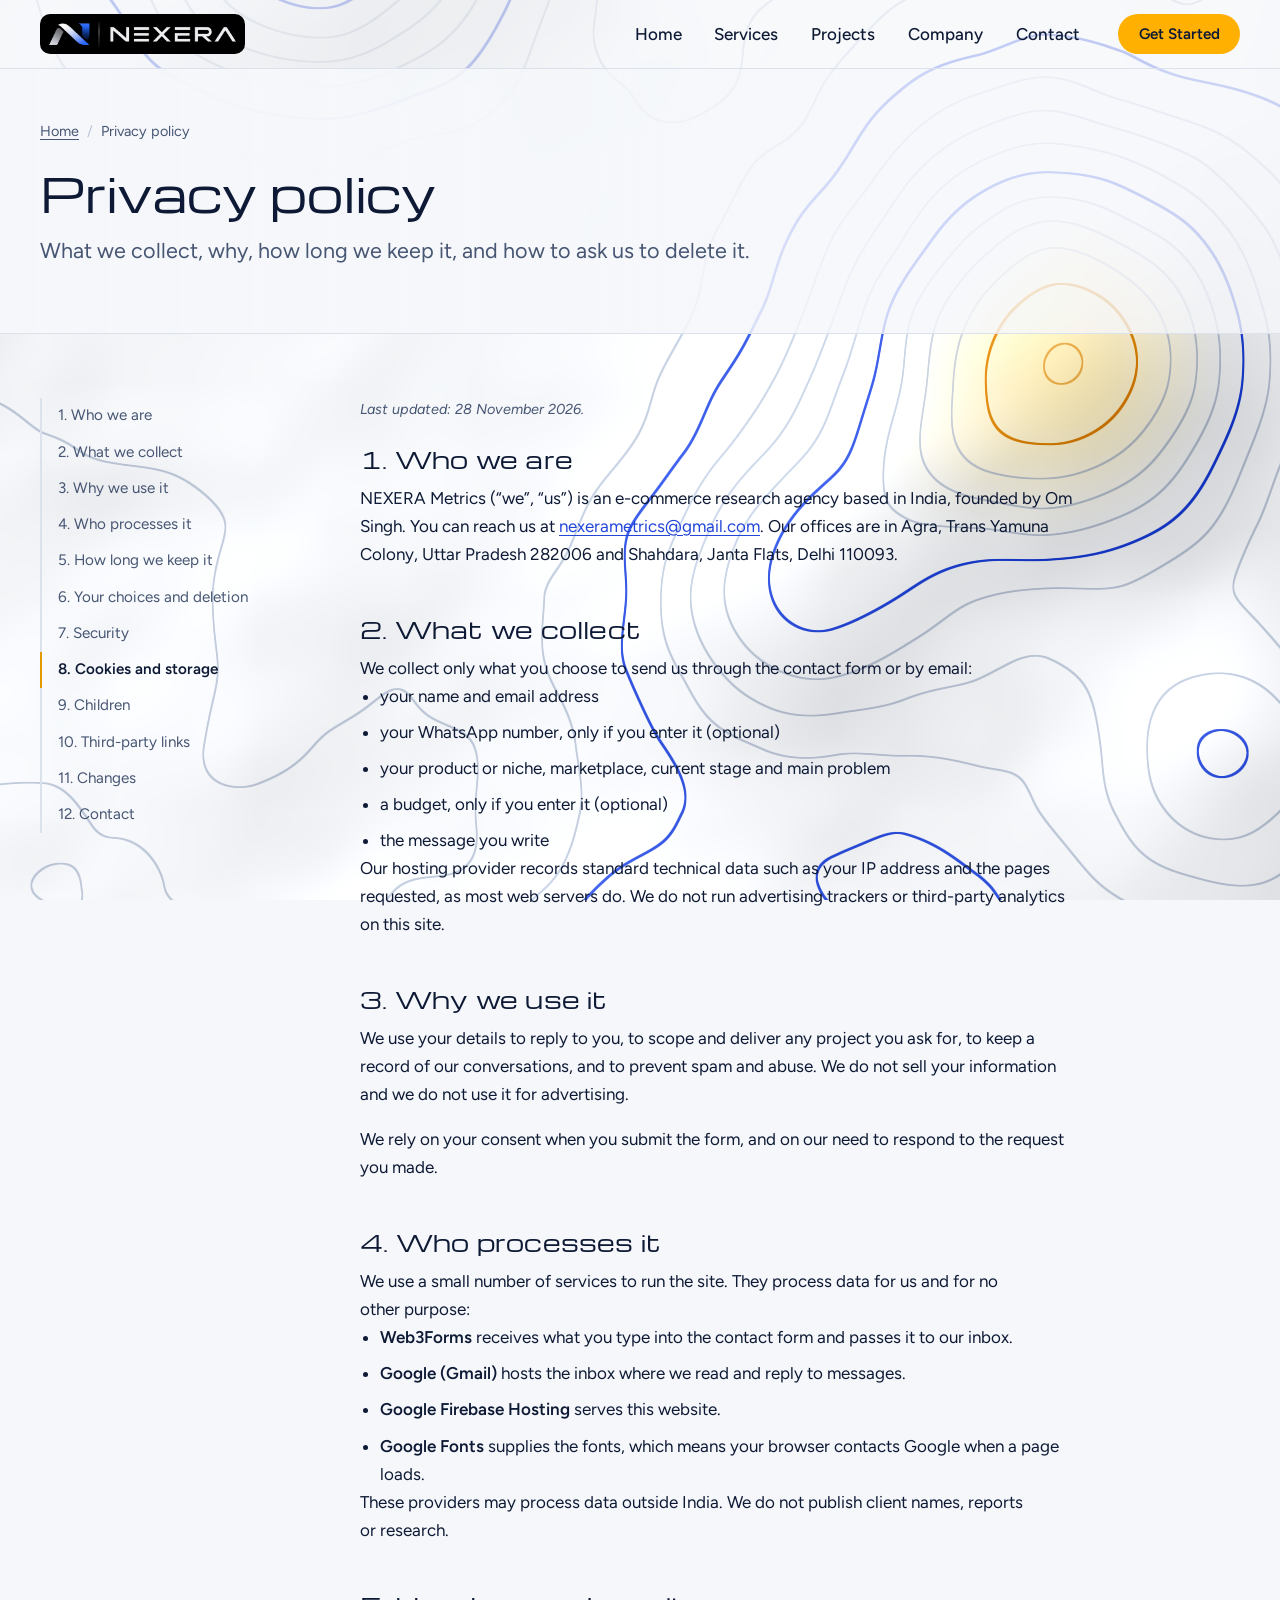
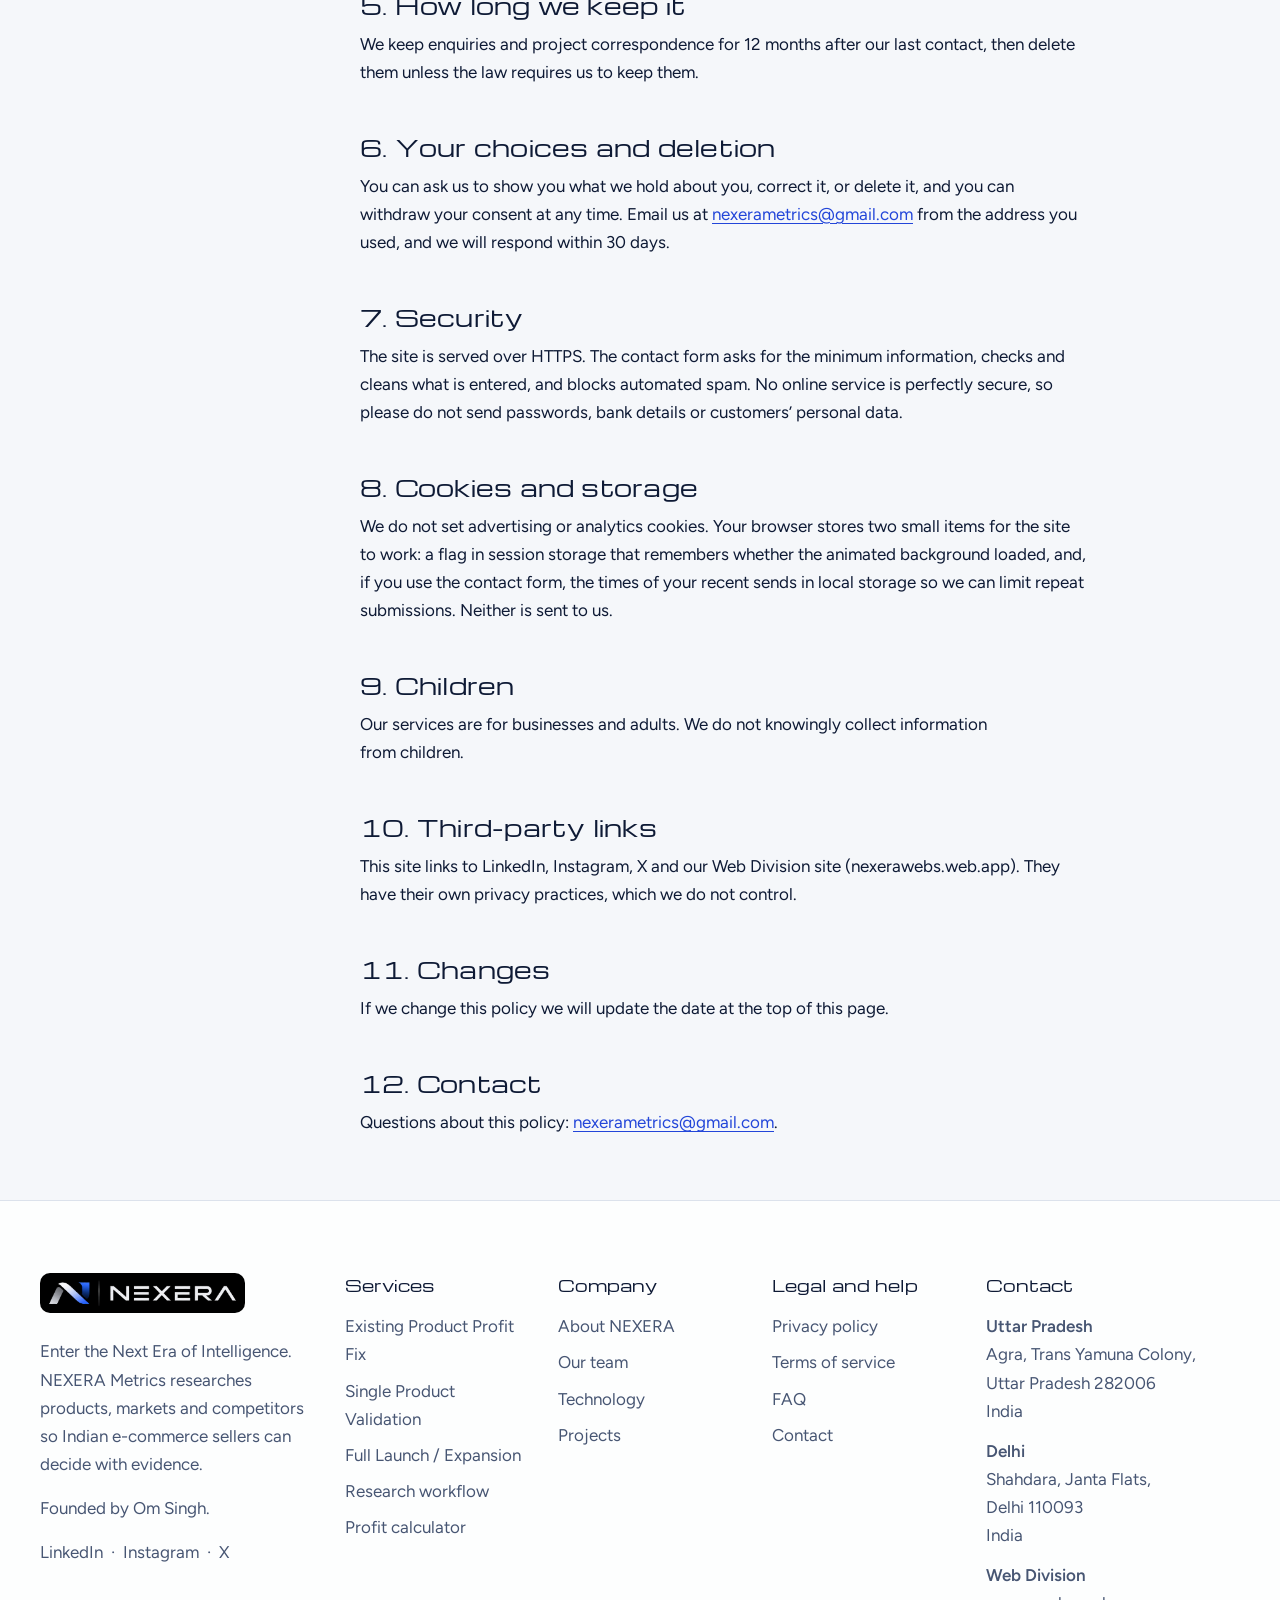
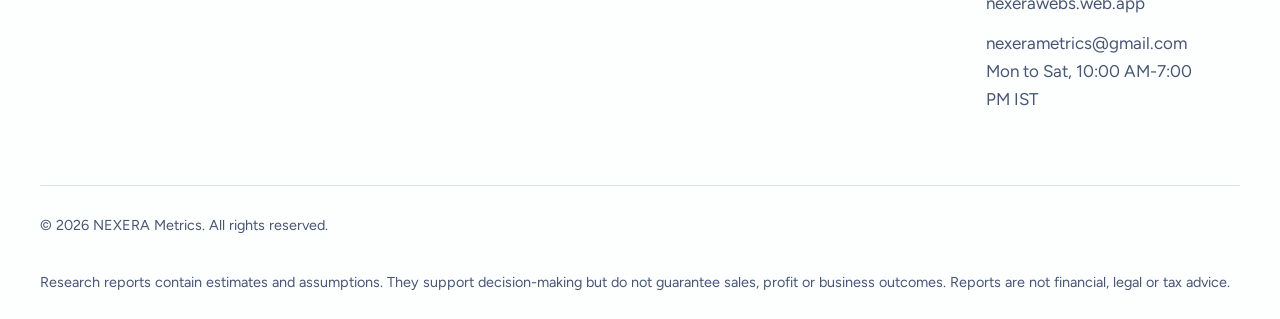
<file: privacy.html>
<!DOCTYPE html>
<html lang="en-IN">
<head>
  <!-- ====================================================================
       HEAD · basics
       ==================================================================== -->
  <meta charset="utf-8">
  <meta name="viewport" content="width=device-width, initial-scale=1">
  <title>Privacy Policy | NEXERA Metrics</title>
  <meta name="description" content="What NEXERA Metrics collects through its contact form, why, how long it is kept and how to ask for deletion.">
  <meta name="robots" content="index, follow, max-image-preview:large">
  <meta name="author" content="Om Singh">
  <meta name="googlebot" content="index, follow">
  <meta name="theme-color" content="#F5F7FA">

  <link rel="canonical" href="https://nexerametrics.web.app/privacy.html">
  <link rel="alternate" hreflang="en-IN" href="https://nexerametrics.web.app/privacy.html">
  <link rel="alternate" hreflang="x-default" href="https://nexerametrics.web.app/privacy.html">

  <!-- Canonical + language alternates (add hreflang="hi" here once Hindi pages exist) -->

  <!-- Open Graph + Twitter cards (what link previews show) -->
  <meta property="og:site_name" content="NEXERA Metrics">
  <meta property="og:locale" content="en_IN">
  <meta property="og:type" content="website">
  <meta property="og:title" content="Privacy Policy | NEXERA Metrics">
  <meta property="og:description" content="What NEXERA Metrics collects through its contact form, why, how long it is kept and how to ask for deletion.">
  <meta property="og:url" content="https://nexerametrics.web.app/privacy.html">
  <meta property="og:image" content="https://nexerametrics.web.app/assets/img/og-image.png">
  <meta property="og:image:type" content="image/png">
  <meta property="og:image:width" content="1200">
  <meta property="og:image:height" content="630">
  <meta property="og:image:alt" content="NEXERA Metrics: enter the next era of intelligence">
  <meta name="twitter:card" content="summary_large_image">
  <meta name="twitter:site" content="@NexeraMetrics">
  <meta name="twitter:creator" content="@NexeraMetrics">
  <meta name="twitter:title" content="Privacy Policy | NEXERA Metrics">
  <meta name="twitter:description" content="What NEXERA Metrics collects through its contact form, why, how long it is kept and how to ask for deletion.">
  <meta name="twitter:image" content="https://nexerametrics.web.app/assets/img/og-image.png">
  <meta name="twitter:image:alt" content="NEXERA Metrics: enter the next era of intelligence">

  <!-- Icons and web app manifest -->
  <link rel="icon" href="assets/img/favicon-32.png" sizes="32x32" type="image/png" />
    <link rel="icon" href="assets/img/favicon.png" sizes="64x64" type="image/png" />
  <link rel="apple-touch-icon" href="assets/img/apple-touch-icon.png" />
  <link rel="manifest" href="site.webmanifest">

  <!-- Marks the page as "JavaScript available" so CSS can enable the mobile menu -->
  <script>document.documentElement.classList.add('js');</script>

  <!-- Fonts: Michroma (headings, matches the logo lettering) + Figtree (body) -->
  <link rel="preconnect" href="https://fonts.googleapis.com">
  <link rel="preconnect" href="https://fonts.gstatic.com" crossorigin>
  <script>try{if(sessionStorage.getItem("nx-bg-ok"))document.documentElement.classList.add("bg-live")}catch(e){}</script>
<link rel="stylesheet" href="https://fonts.googleapis.com/css2?family=Michroma&family=Figtree:wght@400;500;600;700&display=swap">

  <!-- Styles: tokens → base → layout → components → this page -->
  <link rel="stylesheet" href="css/tokens.css">
  <link rel="stylesheet" href="css/base.css">
  <link rel="stylesheet" href="css/layout.css">
  <link rel="stylesheet" href="css/components.css">
  <link rel="stylesheet" href="css/sections.css">
  <link rel="stylesheet" href="css/pages/legal.css">

  <!-- Analytics / Search Console: paste the GA4 snippet and the verification meta tag here -->

  <!-- Structured data (JSON-LD) -->
  <script type="application/ld+json">
{
  "@context": "https://schema.org",
  "@graph": [
    {
      "@type": "Organization",
      "@id": "https://nexerametrics.web.app/#organization",
      "name": "NEXERA Metrics",
      "alternateName": [
        "NEXERA",
        "Nexera Metrics",
        "NexeraMetrics"
      ],
      "url": "https://nexerametrics.web.app/",
      "logo": {
        "@type": "ImageObject",
        "url": "https://nexerametrics.web.app/assets/img/logo-lockup.png"
      },
      "description": "NEXERA Metrics is an India-based e-commerce research agency founded by Om Singh. It helps sellers make data-backed product, sourcing, pricing and launch decisions on Amazon India, Flipkart, Meesho and other Indian marketplaces.",
      "founder": {
        "@id": "https://nexerametrics.web.app/#om-singh"
      },
      "address": [
        {
          "@type": "PostalAddress",
          "streetAddress": "Trans Yamuna Colony",
          "addressLocality": "Agra",
          "addressRegion": "Uttar Pradesh",
          "postalCode": "282006",
          "addressCountry": "IN"
        },
        {
          "@type": "PostalAddress",
          "streetAddress": "Janta Flats, Shahdara",
          "addressLocality": "Delhi",
          "postalCode": "110093",
          "addressCountry": "IN"
        }
      ],
      "sameAs": [
        "https://www.linkedin.com/in/nexera-metrics-983b6b451",
        "https://www.instagram.com/nexera.metrics/",
        "https://x.com/NexeraMetrics"
      ],
      "knowsAbout": [
        "E-commerce product research",
        "Indian marketplace fees and GST-aware margins",
        "COD and RTO return losses",
        "Supplier verification",
        "Review analysis",
        "Festival seasonality"
      ]
    },
    {
      "@type": "Person",
      "@id": "https://nexerametrics.web.app/#om-singh",
      "name": "Om Singh",
      "jobTitle": "Founder",
      "description": "Om Singh is the founder of NEXERA Metrics.",
      "image": "https://nexerametrics.web.app/assets/team/om-singh.jpeg",
      "url": "https://nexerametrics.web.app/company.html#team",
      "sameAs": [
        "https://omsinghportfolio.web.app/"
      ],
      "worksFor": {
        "@id": "https://nexerametrics.web.app/#organization"
      }
    },
    {
      "@type": "WebSite",
      "@id": "https://nexerametrics.web.app/#website",
      "url": "https://nexerametrics.web.app/",
      "name": "NEXERA Metrics",
      "inLanguage": "en-IN",
      "publisher": {
        "@id": "https://nexerametrics.web.app/#organization"
      }
    },
    {
      "@type": "WebPage",
      "@id": "https://nexerametrics.web.app/privacy.html#webpage",
      "url": "https://nexerametrics.web.app/privacy.html",
      "name": "Privacy Policy | NEXERA Metrics",
      "description": "What NEXERA Metrics collects through its contact form, why, how long it is kept and how to ask for deletion.",
      "inLanguage": "en-IN",
      "isPartOf": {
        "@id": "https://nexerametrics.web.app/#website"
      },
      "publisher": {
        "@id": "https://nexerametrics.web.app/#organization"
      }
    },
    {
      "@type": "BreadcrumbList",
      "@id": "https://nexerametrics.web.app/privacy.html#breadcrumb",
      "itemListElement": [
        {
          "@type": "ListItem",
          "position": 1,
          "name": "Home",
          "item": "https://nexerametrics.web.app/"
        },
        {
          "@type": "ListItem",
          "position": 2,
          "name": "Privacy policy",
          "item": "https://nexerametrics.web.app/privacy.html"
        }
      ]
    }
  ]
}
  </script>
</head>

<body class="page-legal">

<!-- @partial header:start -->
<!-- ======================================================================
     SHARED PARTIAL · SITE HEADER
     Edit THIS file, then run:  python3 tools/sync-partials.py
     The script copies it into every page and marks the current page.
     ====================================================================== -->
<a class="skip-link" href="#main">Skip to main content</a>

<header class="site-header">
  <!-- Reading-progress line (decorative; animated by js/nav.js) -->
  <span class="scroll-progress" aria-hidden="true"></span>

  <div class="site-header__bar container">

    <!-- Brand: NEXERA logo (mark + wordmark), links home -->
    <a class="brand" href="index.html" aria-label="NEXERA, go to the home page">
      <img class="brand__logo" src="assets/img/logo-lockup.png" alt="" width="205" height="40">
    </a>

    <!-- Mobile menu button (shown only on small screens when JavaScript is on) -->
    <button class="nav-toggle" type="button" aria-expanded="false" aria-controls="primary-nav">
      <span class="nav-toggle__label">Menu</span>
    </button>

    <!-- Primary navigation -->
    <nav class="primary-nav" id="primary-nav" aria-label="Primary">
      <ul class="primary-nav__list">
        <li><a href="index.html">Home</a></li>
        <li><a href="services.html">Services</a></li>
        <li><a href="projects.html">Projects</a></li>
        <li><a href="company.html">Company</a></li>
        <li><a href="contact.html">Contact</a></li>
      </ul>
      <a class="btn btn--primary btn--sm" href="contact.html#enquiry">Get Started</a>
    </nav>

  </div>
</header>
<!-- @partial header:end -->

<main id="main">

  <!-- ====================================================================
       PAGE HEADER
       ==================================================================== -->
  <section class="page-hero" aria-labelledby="page-title">
    <div class="container">
      <nav class="breadcrumb" aria-label="Breadcrumb">
        <ol>
          <li><a href="index.html">Home</a></li>
          <li aria-current="page">Privacy policy</li>
        </ol>
      </nav>
      <h1 id="page-title">Privacy policy</h1>
      <p class="page-hero__lead">What we collect, why, how long we keep it, and how to ask us to delete it.</p>
    </div>
  </section>

  <!-- ====================================================================
       PRIVACY POLICY · sticky contents list + long-form text
       ==================================================================== -->
  <section class="section section--tight" aria-label="Privacy policy text">
    <div class="container legal-layout">

      <nav class="side-nav" aria-label="Contents" data-scrollspy>
        <ul>
          <li><a href="#who">1. Who we are</a></li>
          <li><a href="#collect">2. What we collect</a></li>
          <li><a href="#use">3. Why we use it</a></li>
          <li><a href="#sharing">4. Who processes it</a></li>
          <li><a href="#retention">5. How long we keep it</a></li>
          <li><a href="#rights">6. Your choices and deletion</a></li>
          <li><a href="#security">7. Security</a></li>
          <li><a href="#cookies">8. Cookies and storage</a></li>
          <li><a href="#children">9. Children</a></li>
          <li><a href="#links">10. Third-party links</a></li>
          <li><a href="#changes">11. Changes</a></li>
          <li><a href="#contact">12. Contact</a></li>
        </ul>
      </nav>

      <article class="prose">
        <p class="note"><em>Last updated: 28 November 2026.</em></p>

        <section id="who" aria-labelledby="who-title">
          <h2 id="who-title">1. Who we are</h2>
          <p>NEXERA Metrics (&ldquo;we&rdquo;, &ldquo;us&rdquo;) is an e-commerce research agency based in India, founded by Om Singh. You can reach us at <a href="mailto:nexerametrics@gmail.com">nexerametrics@gmail.com</a>. Our offices are in Agra, Trans Yamuna Colony, Uttar Pradesh 282006 and Shahdara, Janta Flats, Delhi 110093.</p>
        </section>

        <section id="collect" aria-labelledby="collect-title">
          <h2 id="collect-title">2. What we collect</h2>
          <p>We collect only what you choose to send us through the contact form or by email:</p>
          <ul>
            <li>your name and email address</li>
            <li>your WhatsApp number, only if you enter it (optional)</li>
            <li>your product or niche, marketplace, current stage and main problem</li>
            <li>a budget, only if you enter it (optional)</li>
            <li>the message you write</li>
          </ul>
          <p>Our hosting provider records standard technical data such as your IP address and the pages requested, as most web servers do. We do not run advertising trackers or third-party analytics on this site.</p>
        </section>

        <section id="use" aria-labelledby="use-title">
          <h2 id="use-title">3. Why we use it</h2>
          <p>We use your details to reply to you, to scope and deliver any project you ask for, to keep a record of our conversations, and to prevent spam and abuse. We do not sell your information and we do not use it for advertising.</p>
          <p>We rely on your consent when you submit the form, and on our need to respond to the request you made.</p>
        </section>

        <section id="sharing" aria-labelledby="sharing-title">
          <h2 id="sharing-title">4. Who processes it</h2>
          <p>We use a small number of services to run the site. They process data for us and for no other purpose:</p>
          <ul>
            <li><strong>Web3Forms</strong> receives what you type into the contact form and passes it to our inbox.</li>
            <li><strong>Google (Gmail)</strong> hosts the inbox where we read and reply to messages.</li>
            <li><strong>Google Firebase Hosting</strong> serves this website.</li>
            <li><strong>Google Fonts</strong> supplies the fonts, which means your browser contacts Google when a page loads.</li>
          </ul>
          <p>These providers may process data outside India. We do not publish client names, reports or research.</p>
        </section>

        <section id="retention" aria-labelledby="retention-title">
          <h2 id="retention-title">5. How long we keep it</h2>
          <p>We keep enquiries and project correspondence for 12 months after our last contact, then delete them unless the law requires us to keep them.</p>
        </section>

        <section id="rights" aria-labelledby="rights-title">
          <h2 id="rights-title">6. Your choices and deletion</h2>
          <p>You can ask us to show you what we hold about you, correct it, or delete it, and you can withdraw your consent at any time. Email us at <a href="mailto:nexerametrics@gmail.com">nexerametrics@gmail.com</a> from the address you used, and we will respond within 30 days.</p>
        </section>

        <section id="security" aria-labelledby="security-title">
          <h2 id="security-title">7. Security</h2>
          <p>The site is served over HTTPS. The contact form asks for the minimum information, checks and cleans what is entered, and blocks automated spam. No online service is perfectly secure, so please do not send passwords, bank details or customers&rsquo; personal data.</p>
        </section>

        <section id="cookies" aria-labelledby="cookies-title">
          <h2 id="cookies-title">8. Cookies and storage</h2>
          <p>We do not set advertising or analytics cookies. Your browser stores two small items for the site to work: a flag in session storage that remembers whether the animated background loaded, and, if you use the contact form, the times of your recent sends in local storage so we can limit repeat submissions. Neither is sent to us.</p>
        </section>

        <section id="children" aria-labelledby="children-title">
          <h2 id="children-title">9. Children</h2>
          <p>Our services are for businesses and adults. We do not knowingly collect information from children.</p>
        </section>

        <section id="links" aria-labelledby="links-title">
          <h2 id="links-title">10. Third-party links</h2>
          <p>This site links to LinkedIn, Instagram, X and our Web Division site (nexerawebs.web.app). They have their own privacy practices, which we do not control.</p>
        </section>

        <section id="changes" aria-labelledby="changes-title">
          <h2 id="changes-title">11. Changes</h2>
          <p>If we change this policy we will update the date at the top of this page.</p>
        </section>

        <section id="contact" aria-labelledby="contact-title">
          <h2 id="contact-title">12. Contact</h2>
          <p>Questions about this policy: <a href="mailto:nexerametrics@gmail.com">nexerametrics@gmail.com</a>.</p>
        </section>
      </article>

    </div>
  </section>

</main>

<!-- @partial footer:start -->
<!-- ======================================================================
     SHARED PARTIAL · SITE FOOTER
     Edit THIS file, then run:  python3 tools/sync-partials.py
     Search for "EDIT:" to find details you still need to fill in.
     ====================================================================== -->
<footer class="site-footer">
  <div class="container">

    <div class="site-footer__grid">

      <!-- About: logo, tagline, social links -->
      <section class="site-footer__about" aria-labelledby="footer-about-title">
        <a class="brand" href="index.html" aria-label="NEXERA, go to the home page">
          <img class="brand__logo" src="assets/img/logo-lockup.png" alt="" width="205" height="40" loading="lazy">
        </a>
        <h2 class="sr-only" id="footer-about-title">About NEXERA</h2>
        <p>Enter the Next Era of Intelligence. NEXERA Metrics researches products, markets and competitors so Indian e-commerce sellers can decide with evidence.</p>
        <p>Founded by <a href="company.html#team">Om Singh</a>.</p>
        <p>
          <a href="https://www.linkedin.com/in/nexera-metrics-983b6b451" rel="me noopener" target="_blank">LinkedIn</a>
          &nbsp;·&nbsp;
          <a href="https://www.instagram.com/nexera.metrics/" rel="me noopener" target="_blank">Instagram</a>
          &nbsp;·&nbsp;
          <a href="https://x.com/NexeraMetrics" rel="me noopener" target="_blank">X</a>
        </p>
      </section>

      <!-- Footer navigation: services -->
      <nav aria-labelledby="footer-services-title">
        <h2 class="site-footer__title" id="footer-services-title">Services</h2>
        <ul>
          <li><a href="services.html#profit-fix">Existing Product Profit Fix</a></li>
          <li><a href="services.html#product-validation">Single Product Validation</a></li>
          <li><a href="services.html#launch-expansion">Full Launch / Expansion</a></li>
          <li><a href="services.html#workflow">Research workflow</a></li>
          <li><a href="services.html#calculator">Profit calculator</a></li>
        </ul>
      </nav>

      <!-- Footer navigation: company -->
      <nav aria-labelledby="footer-company-title">
        <h2 class="site-footer__title" id="footer-company-title">Company</h2>
        <ul>
          <li><a href="company.html">About NEXERA</a></li>
          <li><a href="company.html#team">Our team</a></li>
          <li><a href="company.html#technology">Technology</a></li>
          <li><a href="projects.html">Projects</a></li>
        </ul>
      </nav>

      <!-- Footer navigation: legal and help -->
      <nav aria-labelledby="footer-help-title">
        <h2 class="site-footer__title" id="footer-help-title">Legal and help</h2>
        <ul>
          <li><a href="privacy.html">Privacy policy</a></li>
          <li><a href="terms.html">Terms of service</a></li>
          <li><a href="index.html#faq">FAQ</a></li>
          <li><a href="contact.html">Contact</a></li>
        </ul>
      </nav>

      <!-- Contact details (schema-friendly <address>) -->
      <section aria-labelledby="footer-contact-title">
        <h2 class="site-footer__title" id="footer-contact-title">Contact</h2>
        <address>
          <p><strong>Uttar Pradesh</strong><br>Agra, Trans Yamuna Colony,<br>Uttar Pradesh 282006<br>India</p>
          <p><strong>Delhi</strong><br>Shahdara, Janta Flats,<br>Delhi 110093<br>India</p>
          <p><strong>Web Division</strong><br><a href="https://nexerawebs.web.app" rel="noopener" target="_blank">nexerawebs.web.app</a></p>
          <p>
            <a href="mailto:nexerametrics@gmail.com">nexerametrics@gmail.com</a><br>
            Mon to Sat, 10:00 AM-7:00 PM IST
          </p>
        </address>
      </section>

    </div>

    <!-- Legal line -->
    <div class="site-footer__legal">
      <p><small>&copy; 2026 NEXERA Metrics. All rights reserved.</small></p>
      <p><small>Research reports contain estimates and assumptions. They support decision-making but do not guarantee sales, profit or business outcomes. Reports are not financial, legal or tax advice.</small></p>
    </div>

  </div>
</footer>
<!-- @partial footer:end -->

<!-- Scripts (deferred so they never block rendering) -->
<script src="js/core.js" defer></script>
<script src="js/nav.js" defer></script>
<script src="js/motion.js" defer></script>
<script src="js/bg-webgl.js" defer></script>
</body>
</html>
</file>
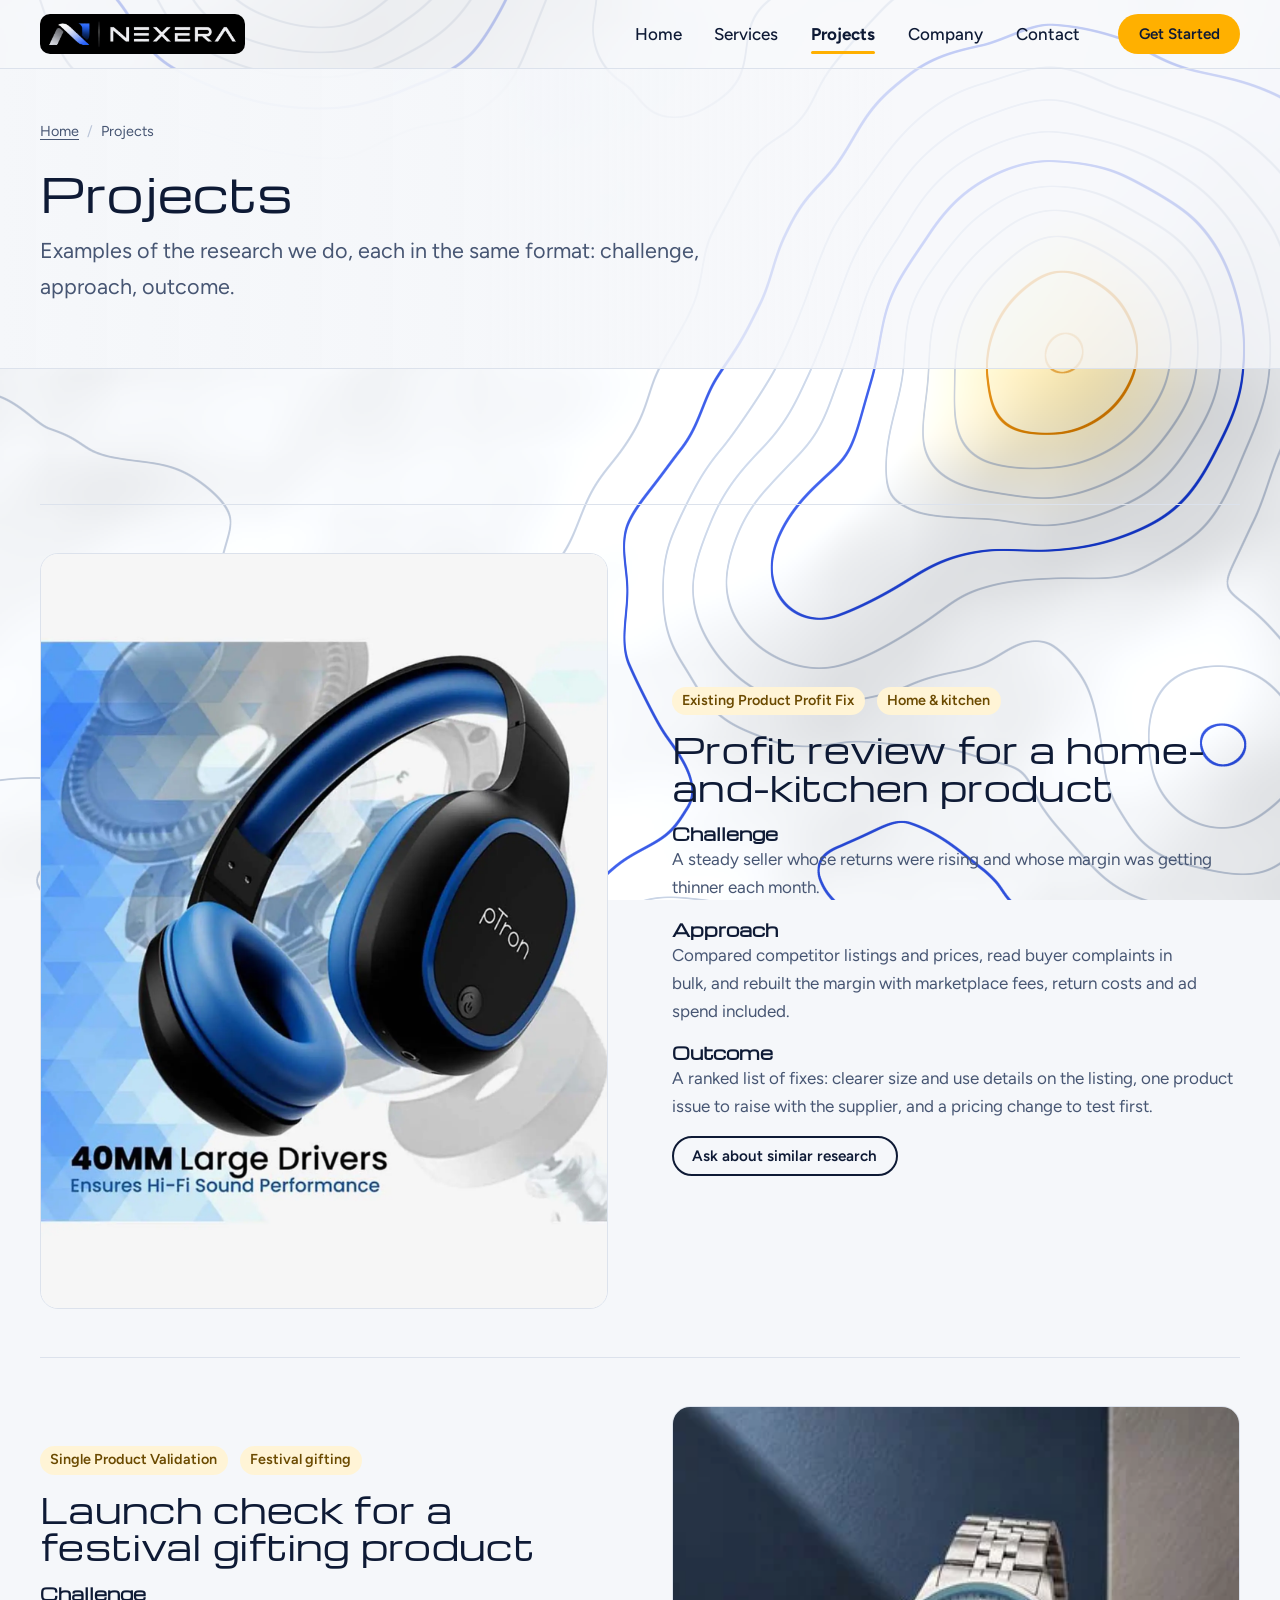
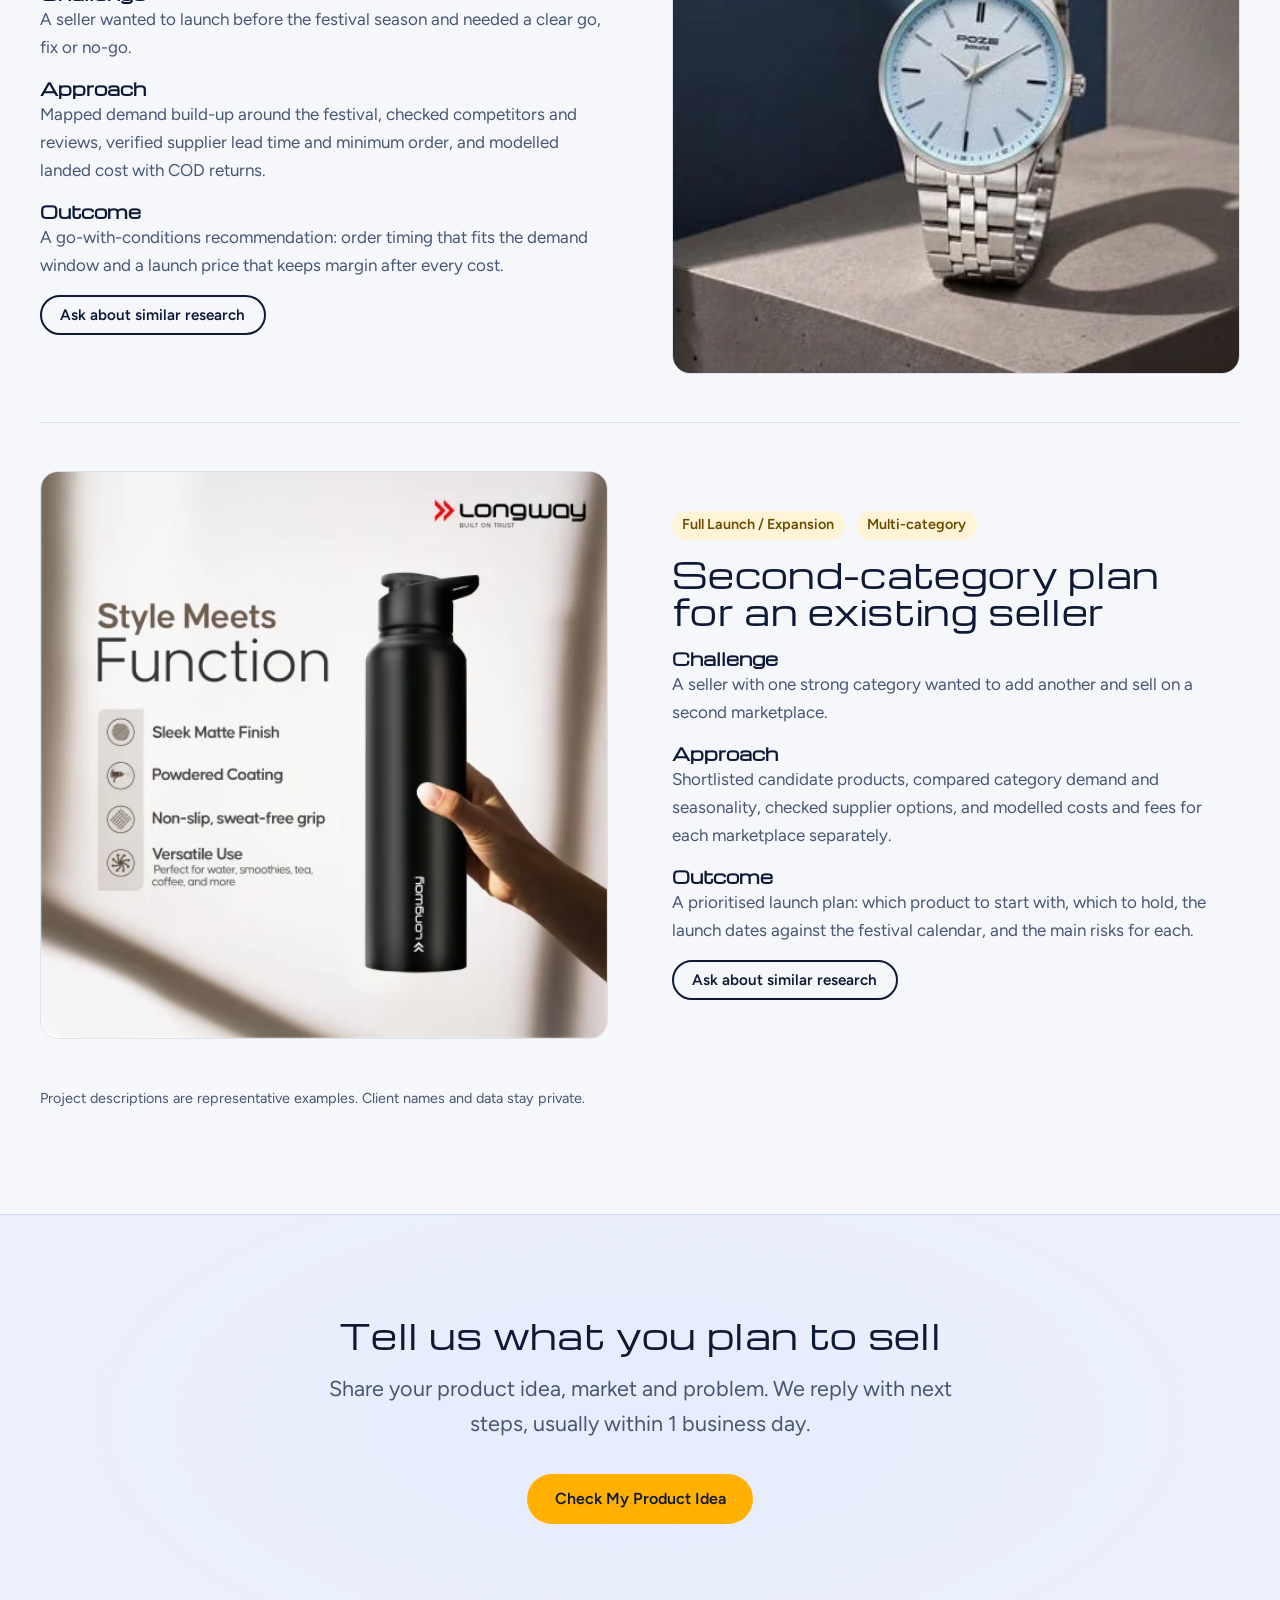
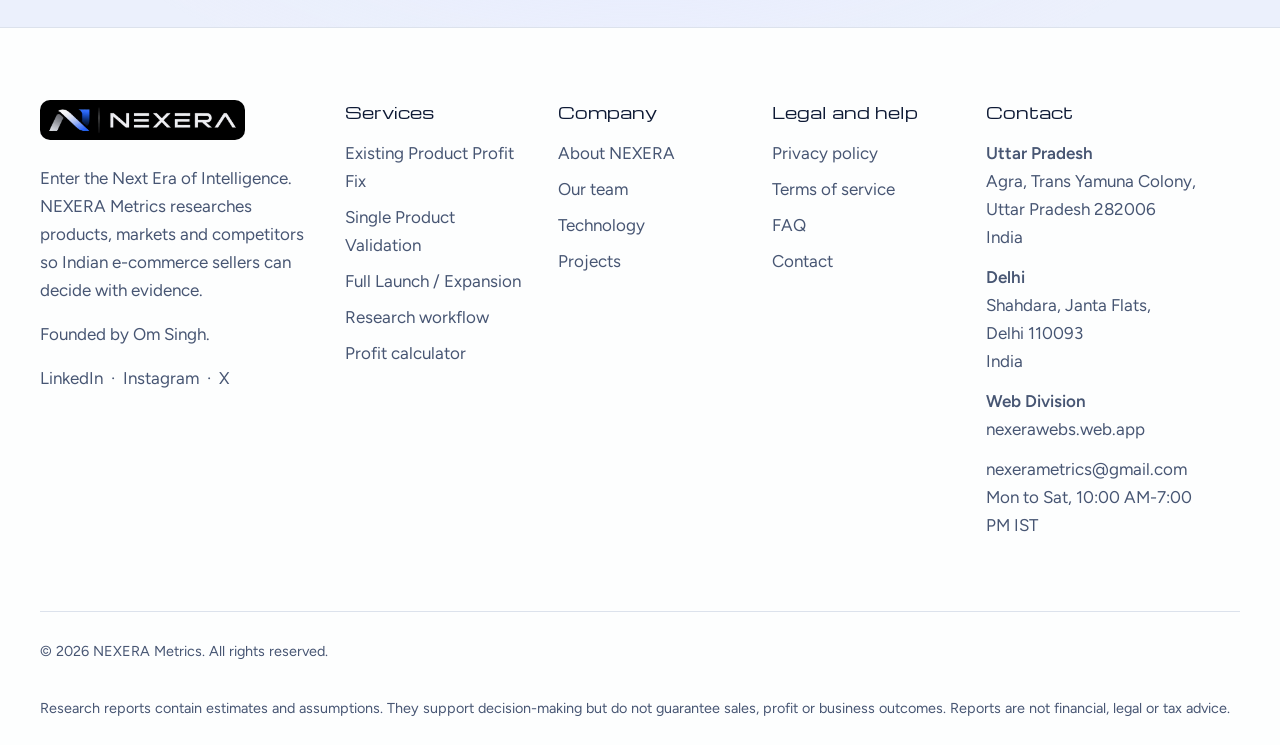
<file: projects.html>
<!DOCTYPE html>
<html lang="en-IN">
<head>
  <!-- ====================================================================
       HEAD · basics
       ==================================================================== -->
  <meta charset="utf-8">
  <meta name="viewport" content="width=device-width, initial-scale=1">
  <title>Projects | E-commerce Research Examples | NEXERA Metrics</title>
  <meta name="description" content="Example e-commerce research projects from NEXERA Metrics, each showing the challenge, the approach and the outcome.">
  <meta name="robots" content="index, follow, max-image-preview:large">
  <meta name="author" content="Om Singh">
  <meta name="googlebot" content="index, follow">
  <meta name="theme-color" content="#F5F7FA">

  <link rel="canonical" href="https://nexerametrics.web.app/projects.html">
  <link rel="alternate" hreflang="en-IN" href="https://nexerametrics.web.app/projects.html">
  <link rel="alternate" hreflang="x-default" href="https://nexerametrics.web.app/projects.html">

  <!-- Canonical + language alternates (add hreflang="hi" here once Hindi pages exist) -->

  <!-- Open Graph + Twitter cards (what link previews show) -->
  <meta property="og:site_name" content="NEXERA Metrics">
  <meta property="og:locale" content="en_IN">
  <meta property="og:type" content="website">
  <meta property="og:title" content="Projects | E-commerce Research Examples | NEXERA Metrics">
  <meta property="og:description" content="Example e-commerce research projects from NEXERA Metrics, each showing the challenge, the approach and the outcome.">
  <meta property="og:url" content="https://nexerametrics.web.app/projects.html">
  <meta property="og:image" content="https://nexerametrics.web.app/assets/img/og-image.png">
  <meta property="og:image:type" content="image/png">
  <meta property="og:image:width" content="1200">
  <meta property="og:image:height" content="630">
  <meta property="og:image:alt" content="NEXERA Metrics: enter the next era of intelligence">
  <meta name="twitter:card" content="summary_large_image">
  <meta name="twitter:site" content="@NexeraMetrics">
  <meta name="twitter:creator" content="@NexeraMetrics">
  <meta name="twitter:title" content="Projects | E-commerce Research Examples | NEXERA Metrics">
  <meta name="twitter:description" content="Example e-commerce research projects from NEXERA Metrics, each showing the challenge, the approach and the outcome.">
  <meta name="twitter:image" content="https://nexerametrics.web.app/assets/img/og-image.png">
  <meta name="twitter:image:alt" content="NEXERA Metrics: enter the next era of intelligence">

  <!-- Icons and web app manifest -->
  <link rel="icon" href="assets/img/favicon-32.png" sizes="32x32" type="image/png" />
    <link rel="icon" href="assets/img/favicon.png" sizes="64x64" type="image/png" />
  <link rel="apple-touch-icon" href="assets/img/apple-touch-icon.png" />
  <link rel="manifest" href="site.webmanifest">

  <!-- Marks the page as "JavaScript available" so CSS can enable the mobile menu -->
  <script>document.documentElement.classList.add('js');</script>

  <!-- Fonts: Michroma (headings, matches the logo lettering) + Figtree (body) -->
  <link rel="preconnect" href="https://fonts.googleapis.com">
  <link rel="preconnect" href="https://fonts.gstatic.com" crossorigin>
  <script>try{if(sessionStorage.getItem("nx-bg-ok"))document.documentElement.classList.add("bg-live")}catch(e){}</script>
<link rel="stylesheet" href="https://fonts.googleapis.com/css2?family=Michroma&family=Figtree:wght@400;500;600;700&display=swap">

  <!-- Styles: tokens → base → layout → components → this page -->
  <link rel="stylesheet" href="css/tokens.css">
  <link rel="stylesheet" href="css/base.css">
  <link rel="stylesheet" href="css/layout.css">
  <link rel="stylesheet" href="css/components.css">
  <link rel="stylesheet" href="css/sections.css">
  <link rel="stylesheet" href="css/pages/projects.css">

  <!-- Analytics / Search Console: paste the GA4 snippet and the verification meta tag here -->

  <!-- Structured data (JSON-LD) -->
  <script type="application/ld+json">
{
  "@context": "https://schema.org",
  "@graph": [
    {
      "@type": "Organization",
      "@id": "https://nexerametrics.web.app/#organization",
      "name": "NEXERA Metrics",
      "alternateName": [
        "NEXERA",
        "Nexera Metrics",
        "NexeraMetrics"
      ],
      "url": "https://nexerametrics.web.app/",
      "logo": {
        "@type": "ImageObject",
        "url": "https://nexerametrics.web.app/assets/img/logo-lockup.png"
      },
      "description": "NEXERA Metrics is an India-based e-commerce research agency founded by Om Singh. It helps sellers make data-backed product, sourcing, pricing and launch decisions on Amazon India, Flipkart, Meesho and other Indian marketplaces.",
      "founder": {
        "@id": "https://nexerametrics.web.app/#om-singh"
      },
      "address": [
        {
          "@type": "PostalAddress",
          "streetAddress": "Trans Yamuna Colony",
          "addressLocality": "Agra",
          "addressRegion": "Uttar Pradesh",
          "postalCode": "282006",
          "addressCountry": "IN"
        },
        {
          "@type": "PostalAddress",
          "streetAddress": "Janta Flats, Shahdara",
          "addressLocality": "Delhi",
          "postalCode": "110093",
          "addressCountry": "IN"
        }
      ],
      "sameAs": [
        "https://www.linkedin.com/in/nexera-metrics-983b6b451",
        "https://www.instagram.com/nexera.metrics/",
        "https://x.com/NexeraMetrics"
      ],
      "knowsAbout": [
        "E-commerce product research",
        "Indian marketplace fees and GST-aware margins",
        "COD and RTO return losses",
        "Supplier verification",
        "Review analysis",
        "Festival seasonality"
      ]
    },
    {
      "@type": "Person",
      "@id": "https://nexerametrics.web.app/#om-singh",
      "name": "Om Singh",
      "jobTitle": "Founder",
      "description": "Om Singh is the founder of NEXERA Metrics.",
      "image": "https://nexerametrics.web.app/assets/team/om-singh.jpeg",
      "url": "https://nexerametrics.web.app/company.html#team",
      "sameAs": [
        "https://omsinghportfolio.web.app/"
      ],
      "worksFor": {
        "@id": "https://nexerametrics.web.app/#organization"
      }
    },
    {
      "@type": "WebSite",
      "@id": "https://nexerametrics.web.app/#website",
      "url": "https://nexerametrics.web.app/",
      "name": "NEXERA Metrics",
      "inLanguage": "en-IN",
      "publisher": {
        "@id": "https://nexerametrics.web.app/#organization"
      }
    },
    {
      "@type": "WebPage",
      "@id": "https://nexerametrics.web.app/projects.html#webpage",
      "url": "https://nexerametrics.web.app/projects.html",
      "name": "Projects | E-commerce Research Examples | NEXERA Metrics",
      "description": "Example e-commerce research projects from NEXERA Metrics, each showing the challenge, the approach and the outcome.",
      "inLanguage": "en-IN",
      "isPartOf": {
        "@id": "https://nexerametrics.web.app/#website"
      },
      "publisher": {
        "@id": "https://nexerametrics.web.app/#organization"
      }
    },
    {
      "@type": "BreadcrumbList",
      "@id": "https://nexerametrics.web.app/projects.html#breadcrumb",
      "itemListElement": [
        {
          "@type": "ListItem",
          "position": 1,
          "name": "Home",
          "item": "https://nexerametrics.web.app/"
        },
        {
          "@type": "ListItem",
          "position": 2,
          "name": "Projects",
          "item": "https://nexerametrics.web.app/projects.html"
        }
      ]
    }
  ]
}
  </script>
</head>

<body class="page-projects">

<!-- @partial header:start -->
<!-- ======================================================================
     SHARED PARTIAL · SITE HEADER
     Edit THIS file, then run:  python3 tools/sync-partials.py
     The script copies it into every page and marks the current page.
     ====================================================================== -->
<a class="skip-link" href="#main">Skip to main content</a>

<header class="site-header">
  <!-- Reading-progress line (decorative; animated by js/nav.js) -->
  <span class="scroll-progress" aria-hidden="true"></span>

  <div class="site-header__bar container">

    <!-- Brand: NEXERA logo (mark + wordmark), links home -->
    <a class="brand" href="index.html" aria-label="NEXERA, go to the home page">
      <img class="brand__logo" src="assets/img/logo-lockup.png" alt="" width="205" height="40">
    </a>

    <!-- Mobile menu button (shown only on small screens when JavaScript is on) -->
    <button class="nav-toggle" type="button" aria-expanded="false" aria-controls="primary-nav">
      <span class="nav-toggle__label">Menu</span>
    </button>

    <!-- Primary navigation -->
    <nav class="primary-nav" id="primary-nav" aria-label="Primary">
      <ul class="primary-nav__list">
        <li><a href="index.html">Home</a></li>
        <li><a href="services.html">Services</a></li>
        <li><a href="projects.html" aria-current="page">Projects</a></li>
        <li><a href="company.html">Company</a></li>
        <li><a href="contact.html">Contact</a></li>
      </ul>
      <a class="btn btn--primary btn--sm" href="contact.html#enquiry">Get Started</a>
    </nav>

  </div>
</header>
<!-- @partial header:end -->

<main id="main">

  <!-- ====================================================================
       PAGE HEADER · breadcrumb, title, intro
       ==================================================================== -->
  <section class="page-hero" aria-labelledby="page-title">
    <div class="container">
      <nav class="breadcrumb" aria-label="Breadcrumb">
        <ol>
          <li><a href="index.html">Home</a></li>
          <li aria-current="page">Projects</li>
        </ol>
      </nav>
      <h1 id="page-title">Projects</h1>
      <p class="page-hero__lead">Examples of the research we do, each in the same format: challenge, approach, outcome.</p>
    </div>
  </section>

  <!-- ====================================================================
       PROJECTS · to add one, copy an <article class="case"> block below.
       Client names are never shown here.
       ==================================================================== -->
  <section class="section" aria-label="Projects">
    <div class="container">
      <div class="cases">
      <!-- Project 1 · copy this whole block to add another -->
      <article class="case" aria-labelledby="case-1-title">
        <img class="media" src="assets/img/headphone ex.webp" alt="Profit review for a home-and-kitchen product" width="800" height="500" loading="lazy">
        <div class="stack">
          <p class="cluster"><span class="tag">Existing Product Profit Fix</span><span class="tag">Home &amp; kitchen</span></p>
          <h2 id="case-1-title">Profit review for a home-and-kitchen product</h2>
          <dl class="case__facts">
            <div><dt>Challenge</dt><dd>A steady seller whose returns were rising and whose margin was getting thinner each month.</dd></div>
            <div><dt>Approach</dt><dd>Compared competitor listings and prices, read buyer complaints in bulk, and rebuilt the margin with marketplace fees, return costs and ad spend included.</dd></div>
            <div><dt>Outcome</dt><dd>A ranked list of fixes: clearer size and use details on the listing, one product issue to raise with the supplier, and a pricing change to test first.</dd></div>
          </dl>
          <p><a class="btn btn--secondary btn--sm" href="contact.html#enquiry">Ask about similar research</a></p>
        </div>
      </article>

      <!-- Project 2 · copy this whole block to add another -->
      <article class="case" aria-labelledby="case-2-title">
        <img class="media" src="assets/img/watch ex.webp" alt="Launch check for a festival gifting product" width="800" height="500" loading="lazy">
        <div class="stack">
          <p class="cluster"><span class="tag">Single Product Validation</span><span class="tag">Festival gifting</span></p>
          <h2 id="case-2-title">Launch check for a festival gifting product</h2>
          <dl class="case__facts">
            <div><dt>Challenge</dt><dd>A seller wanted to launch before the festival season and needed a clear go, fix or no-go.</dd></div>
            <div><dt>Approach</dt><dd>Mapped demand build-up around the festival, checked competitors and reviews, verified supplier lead time and minimum order, and modelled landed cost with COD returns.</dd></div>
            <div><dt>Outcome</dt><dd>A go-with-conditions recommendation: order timing that fits the demand window and a launch price that keeps margin after every cost.</dd></div>
          </dl>
          <p><a class="btn btn--secondary btn--sm" href="contact.html#enquiry">Ask about similar research</a></p>
        </div>
      </article>

      <!-- Project 3 · copy this whole block to add another -->
      <article class="case" aria-labelledby="case-3-title">
        <img class="media" src="assets/img/bottle ex.webp" alt="Second-category plan for an existing seller" width="800" height="500" loading="lazy">
        <div class="stack">
          <p class="cluster"><span class="tag">Full Launch / Expansion</span><span class="tag">Multi-category</span></p>
          <h2 id="case-3-title">Second-category plan for an existing seller</h2>
          <dl class="case__facts">
            <div><dt>Challenge</dt><dd>A seller with one strong category wanted to add another and sell on a second marketplace.</dd></div>
            <div><dt>Approach</dt><dd>Shortlisted candidate products, compared category demand and seasonality, checked supplier options, and modelled costs and fees for each marketplace separately.</dd></div>
            <div><dt>Outcome</dt><dd>A prioritised launch plan: which product to start with, which to hold, the launch dates against the festival calendar, and the main risks for each.</dd></div>
          </dl>
          <p><a class="btn btn--secondary btn--sm" href="contact.html#enquiry">Ask about similar research</a></p>
        </div>
      </article>
      </div>
      <p class="note">Project descriptions are representative examples. Client names and data stay private.</p>
    </div>
  </section>

  <!-- ====================================================================
       CLOSING CALL TO ACTION
       ==================================================================== -->
  <section class="cta-band" aria-labelledby="cta-title">
    <div class="container cta-band__inner">
      <h2 id="cta-title">Tell us what you plan to sell</h2>
      <p>Share your product idea, market and problem. We reply with next steps, usually within 1 business day.</p>
      <div class="cluster">
        <a class="btn btn--primary" href="contact.html#enquiry">Check My Product Idea</a>
      </div>
    </div>
  </section>

</main>

<!-- @partial footer:start -->
<!-- ======================================================================
     SHARED PARTIAL · SITE FOOTER
     Edit THIS file, then run:  python3 tools/sync-partials.py
     Search for "EDIT:" to find details you still need to fill in.
     ====================================================================== -->
<footer class="site-footer">
  <div class="container">

    <div class="site-footer__grid">

      <!-- About: logo, tagline, social links -->
      <section class="site-footer__about" aria-labelledby="footer-about-title">
        <a class="brand" href="index.html" aria-label="NEXERA, go to the home page">
          <img class="brand__logo" src="assets/img/logo-lockup.png" alt="" width="205" height="40" loading="lazy">
        </a>
        <h2 class="sr-only" id="footer-about-title">About NEXERA</h2>
        <p>Enter the Next Era of Intelligence. NEXERA Metrics researches products, markets and competitors so Indian e-commerce sellers can decide with evidence.</p>
        <p>Founded by <a href="company.html#team">Om Singh</a>.</p>
        <p>
          <a href="https://www.linkedin.com/in/nexera-metrics-983b6b451" rel="me noopener" target="_blank">LinkedIn</a>
          &nbsp;·&nbsp;
          <a href="https://www.instagram.com/nexera.metrics/" rel="me noopener" target="_blank">Instagram</a>
          &nbsp;·&nbsp;
          <a href="https://x.com/NexeraMetrics" rel="me noopener" target="_blank">X</a>
        </p>
      </section>

      <!-- Footer navigation: services -->
      <nav aria-labelledby="footer-services-title">
        <h2 class="site-footer__title" id="footer-services-title">Services</h2>
        <ul>
          <li><a href="services.html#profit-fix">Existing Product Profit Fix</a></li>
          <li><a href="services.html#product-validation">Single Product Validation</a></li>
          <li><a href="services.html#launch-expansion">Full Launch / Expansion</a></li>
          <li><a href="services.html#workflow">Research workflow</a></li>
          <li><a href="services.html#calculator">Profit calculator</a></li>
        </ul>
      </nav>

      <!-- Footer navigation: company -->
      <nav aria-labelledby="footer-company-title">
        <h2 class="site-footer__title" id="footer-company-title">Company</h2>
        <ul>
          <li><a href="company.html">About NEXERA</a></li>
          <li><a href="company.html#team">Our team</a></li>
          <li><a href="company.html#technology">Technology</a></li>
          <li><a href="projects.html">Projects</a></li>
        </ul>
      </nav>

      <!-- Footer navigation: legal and help -->
      <nav aria-labelledby="footer-help-title">
        <h2 class="site-footer__title" id="footer-help-title">Legal and help</h2>
        <ul>
          <li><a href="privacy.html">Privacy policy</a></li>
          <li><a href="terms.html">Terms of service</a></li>
          <li><a href="index.html#faq">FAQ</a></li>
          <li><a href="contact.html">Contact</a></li>
        </ul>
      </nav>

      <!-- Contact details (schema-friendly <address>) -->
      <section aria-labelledby="footer-contact-title">
        <h2 class="site-footer__title" id="footer-contact-title">Contact</h2>
        <address>
          <p><strong>Uttar Pradesh</strong><br>Agra, Trans Yamuna Colony,<br>Uttar Pradesh 282006<br>India</p>
          <p><strong>Delhi</strong><br>Shahdara, Janta Flats,<br>Delhi 110093<br>India</p>
          <p><strong>Web Division</strong><br><a href="https://nexerawebs.web.app" rel="noopener" target="_blank">nexerawebs.web.app</a></p>
          <p>
            <a href="mailto:nexerametrics@gmail.com">nexerametrics@gmail.com</a><br>
            Mon to Sat, 10:00 AM-7:00 PM IST
          </p>
        </address>
      </section>

    </div>

    <!-- Legal line -->
    <div class="site-footer__legal">
      <p><small>&copy; 2026 NEXERA Metrics. All rights reserved.</small></p>
      <p><small>Research reports contain estimates and assumptions. They support decision-making but do not guarantee sales, profit or business outcomes. Reports are not financial, legal or tax advice.</small></p>
    </div>

  </div>
</footer>
<!-- @partial footer:end -->

<!-- Scripts (deferred so they never block rendering) -->
<script src="js/core.js" defer></script>
<script src="js/nav.js" defer></script>
<script src="js/motion.js" defer></script>
<script src="js/bg-webgl.js" defer></script>
</body>
</html>
</file>
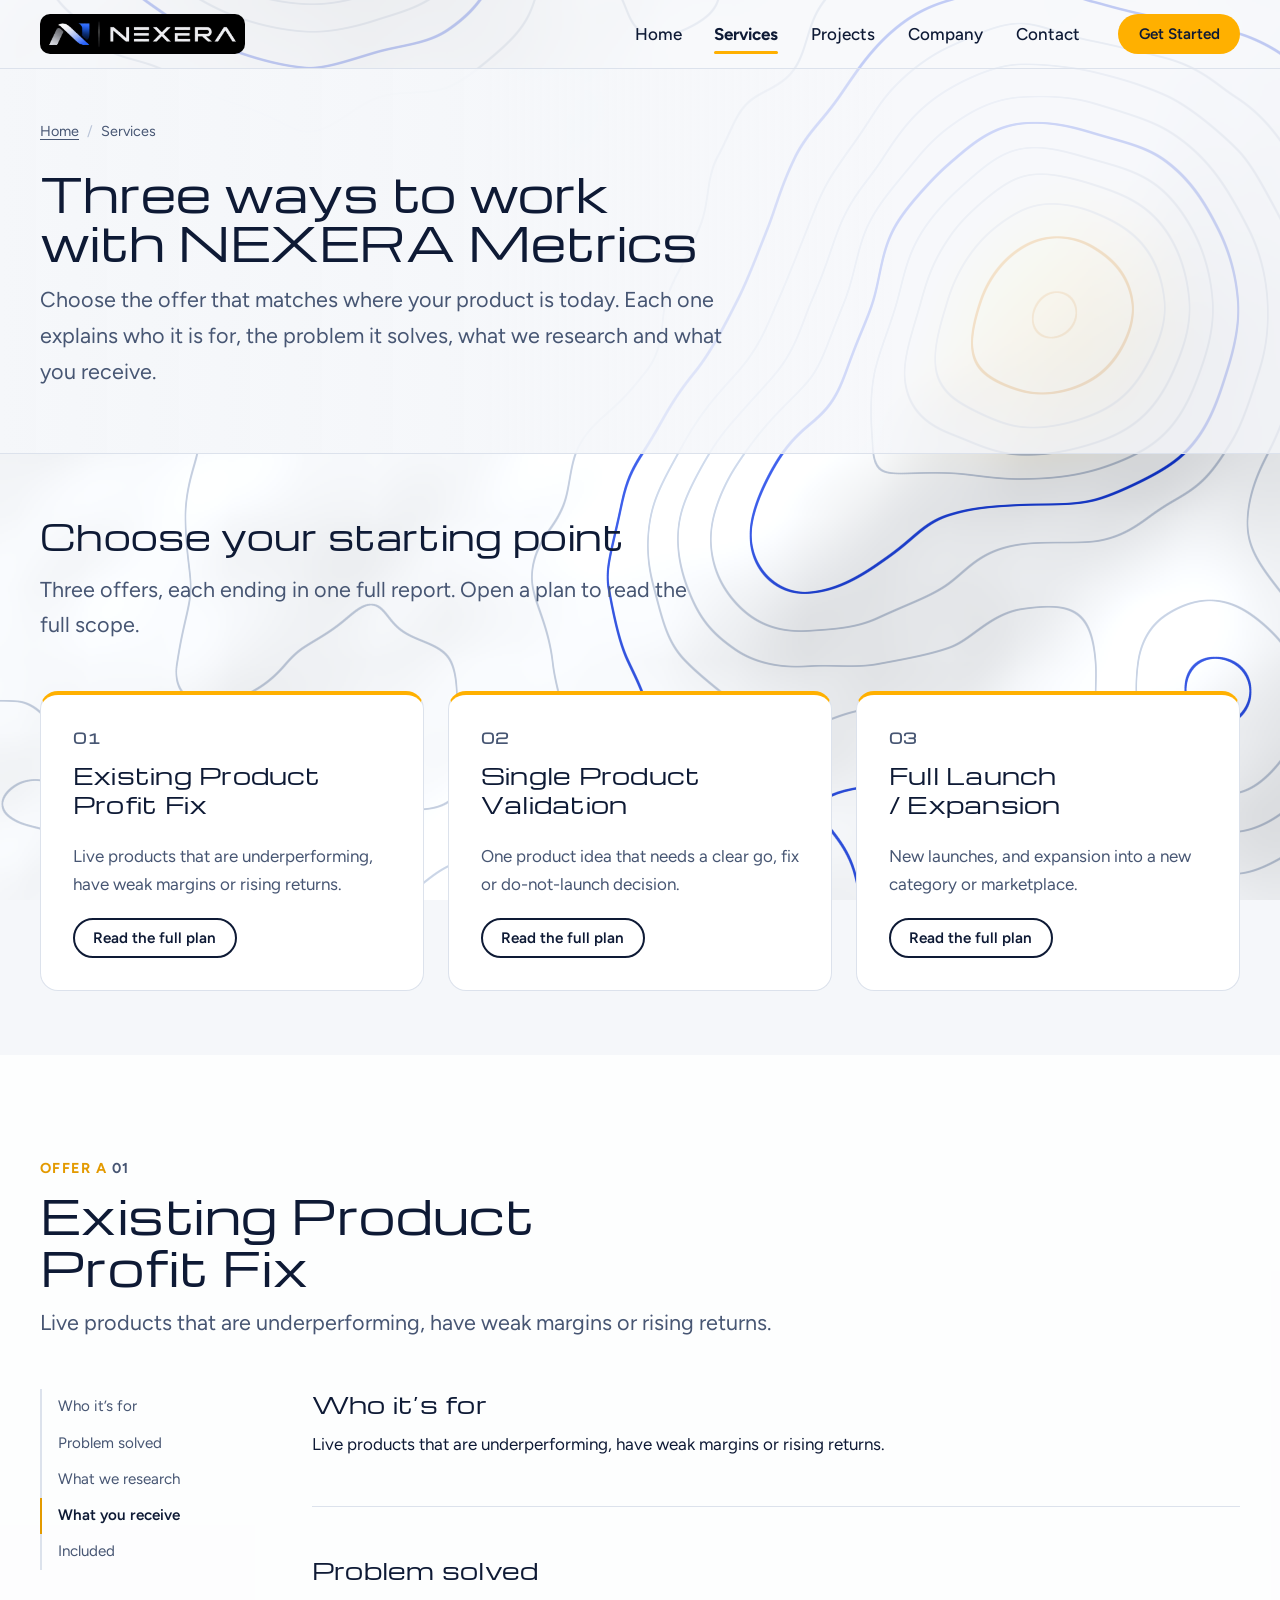
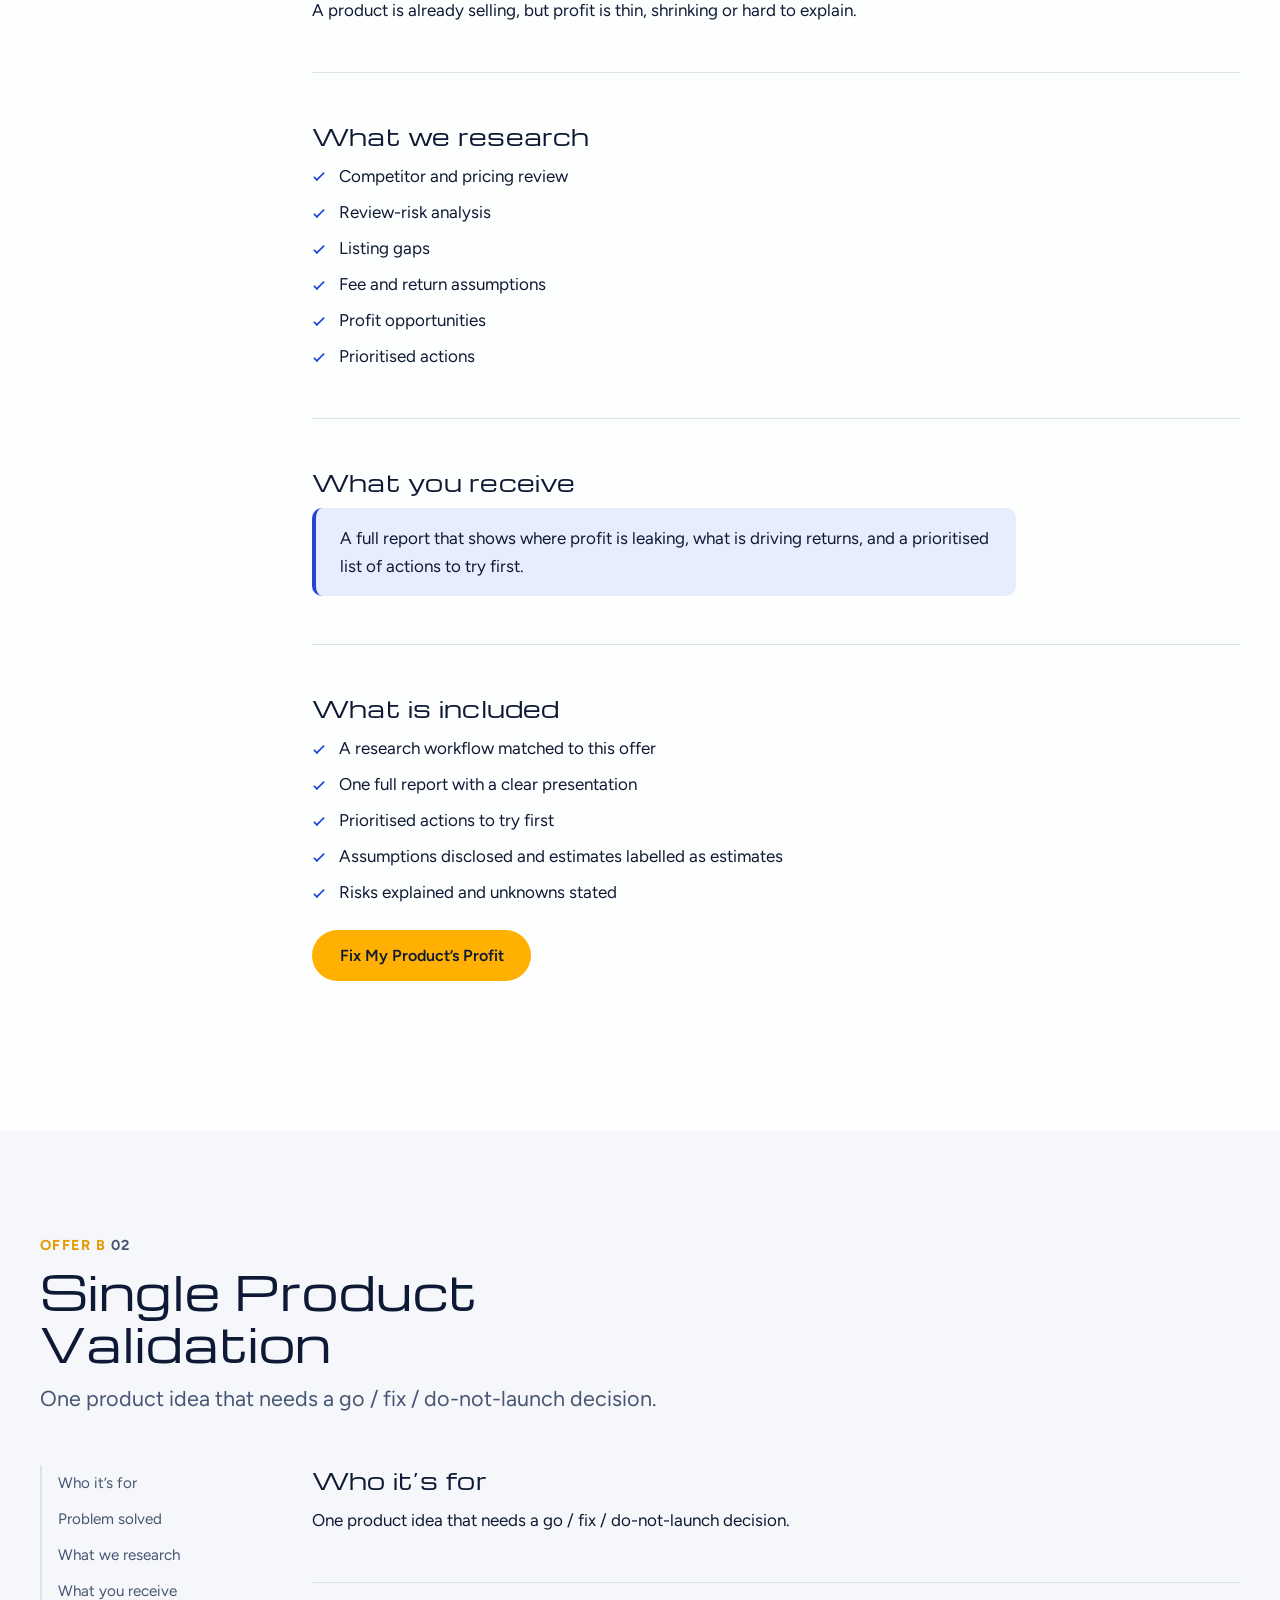
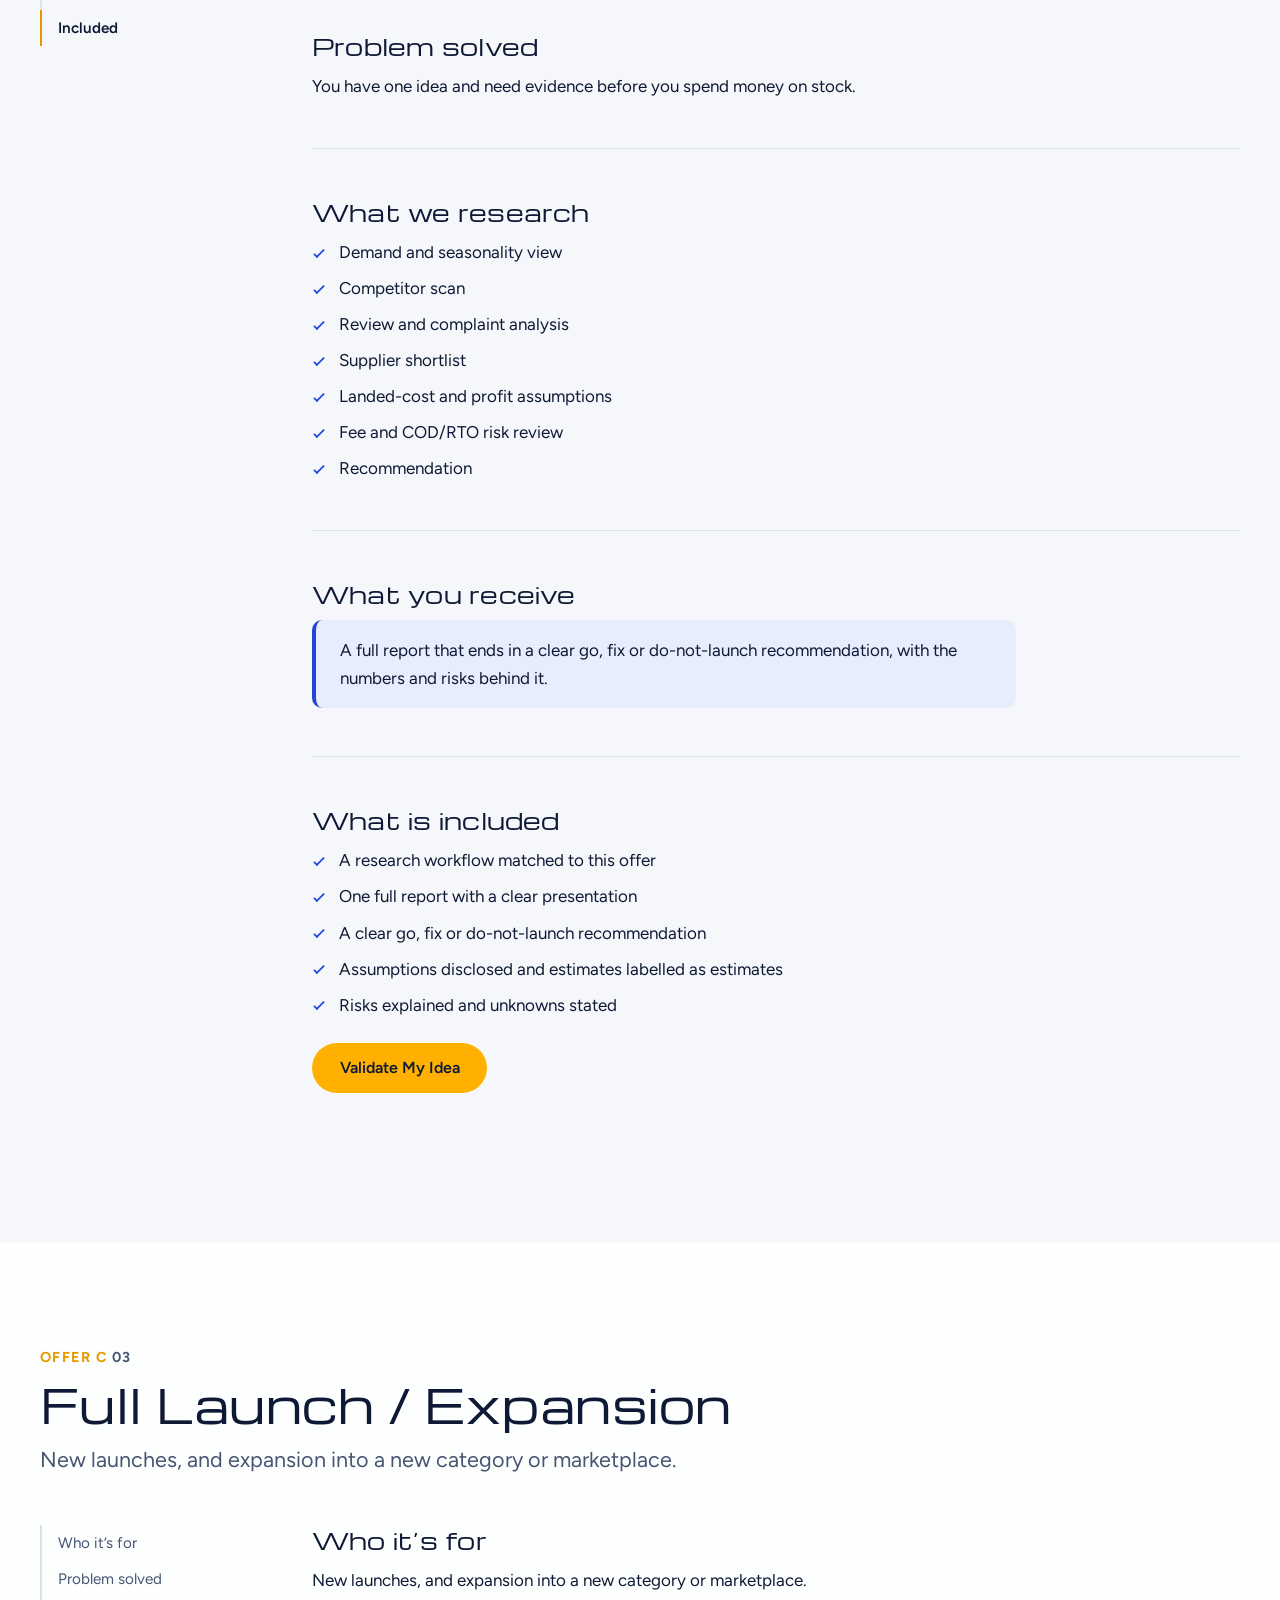
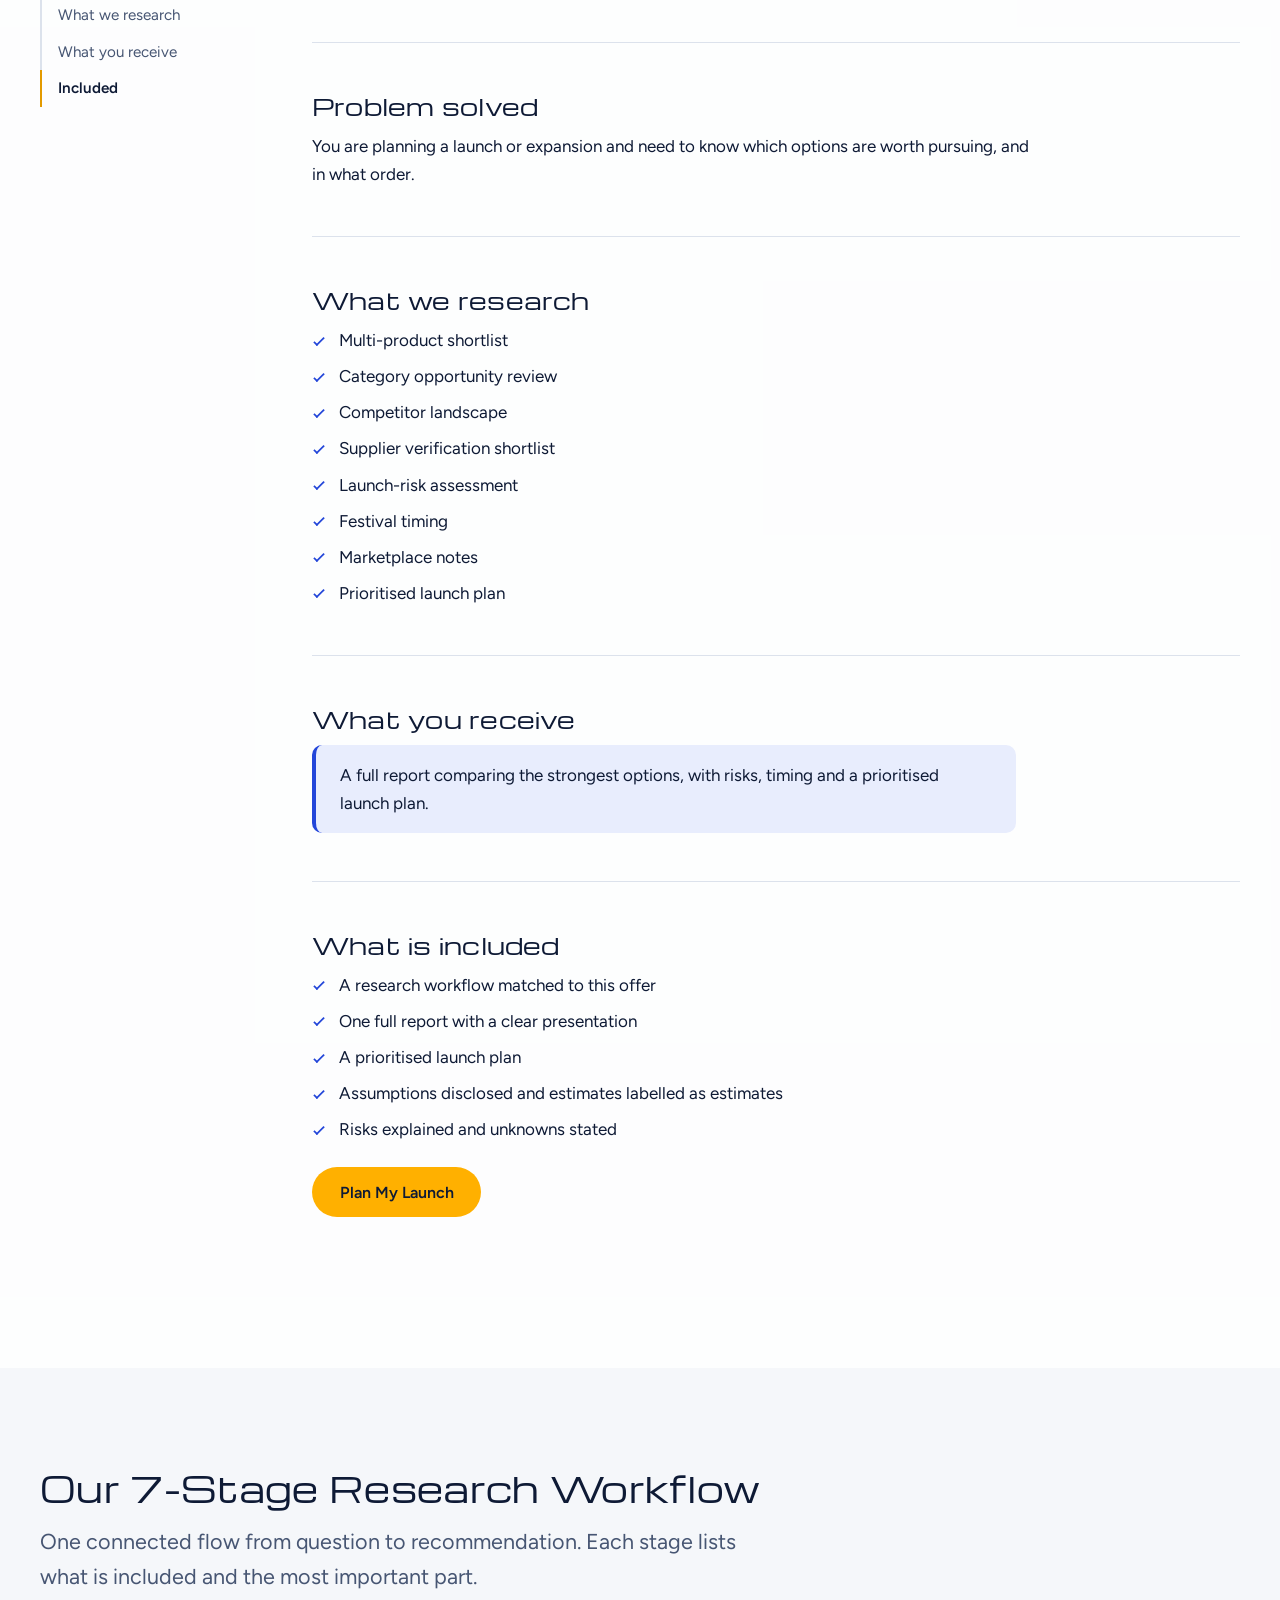
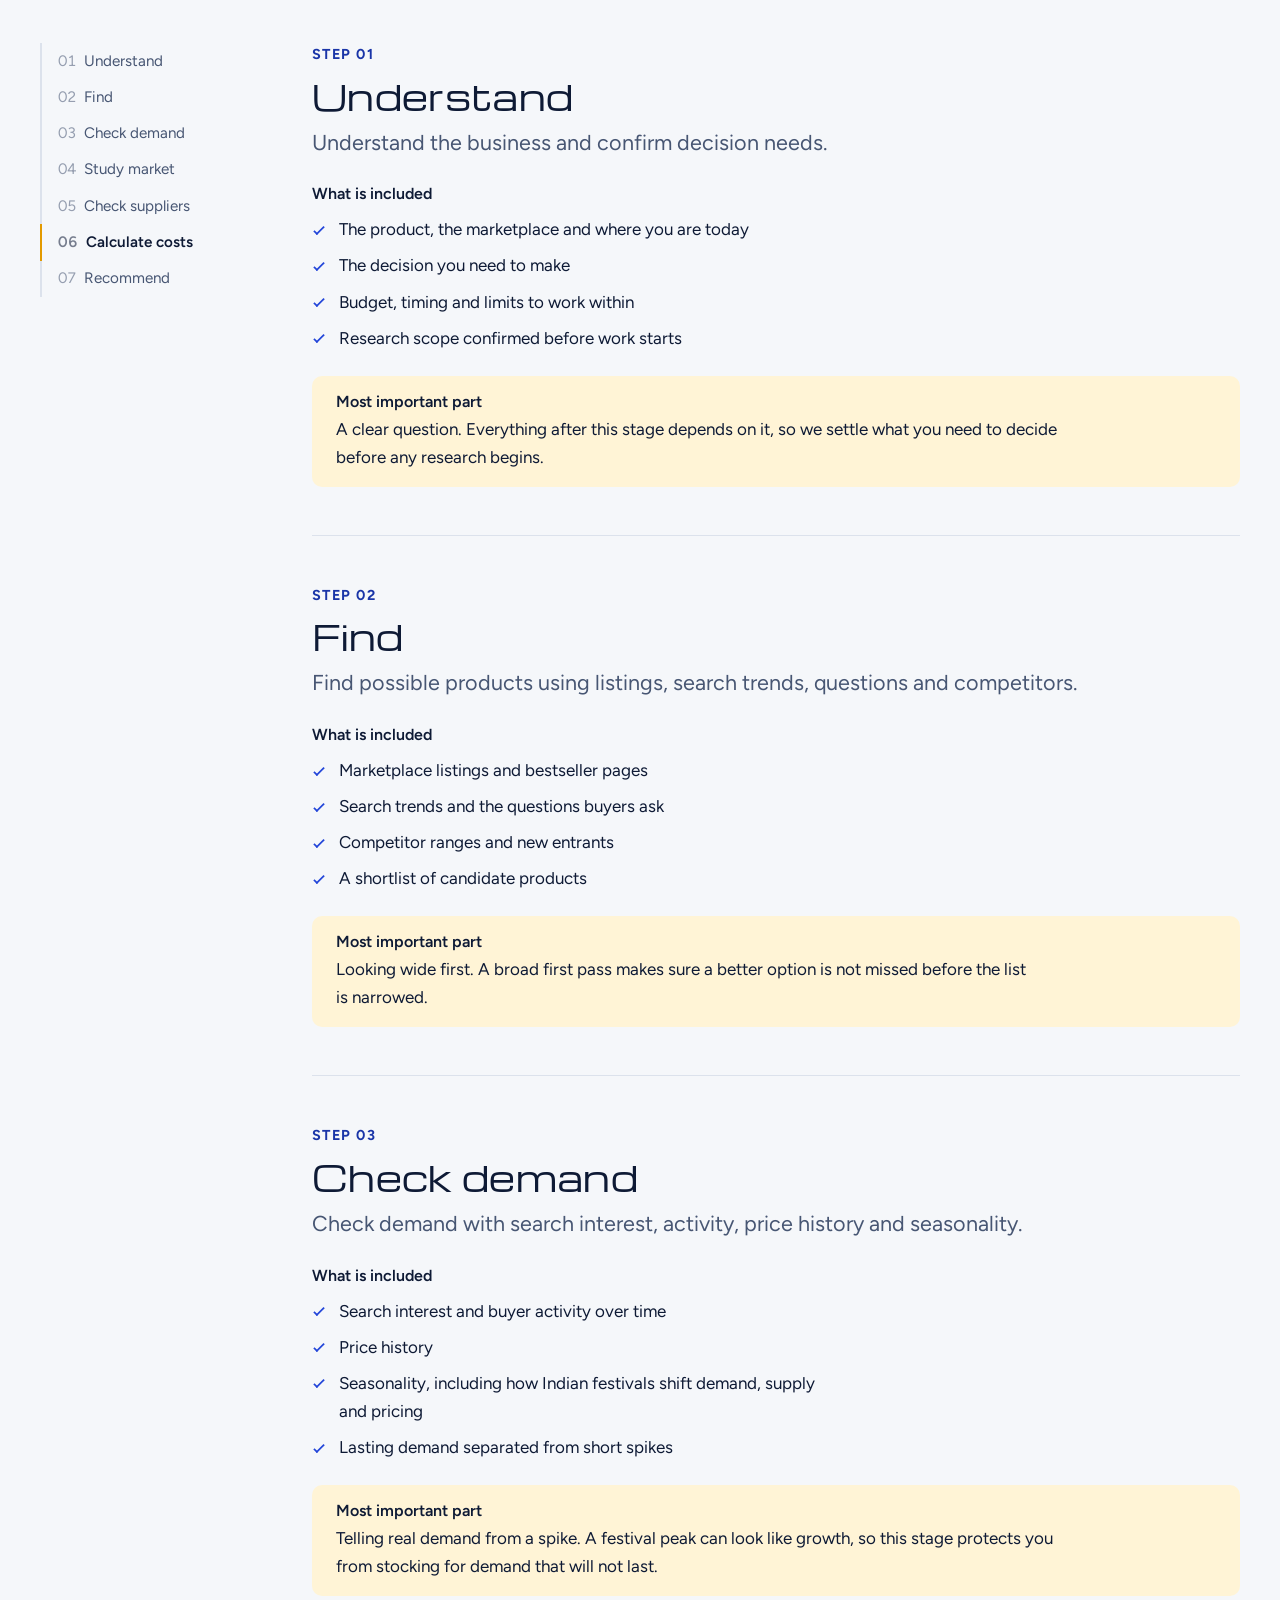
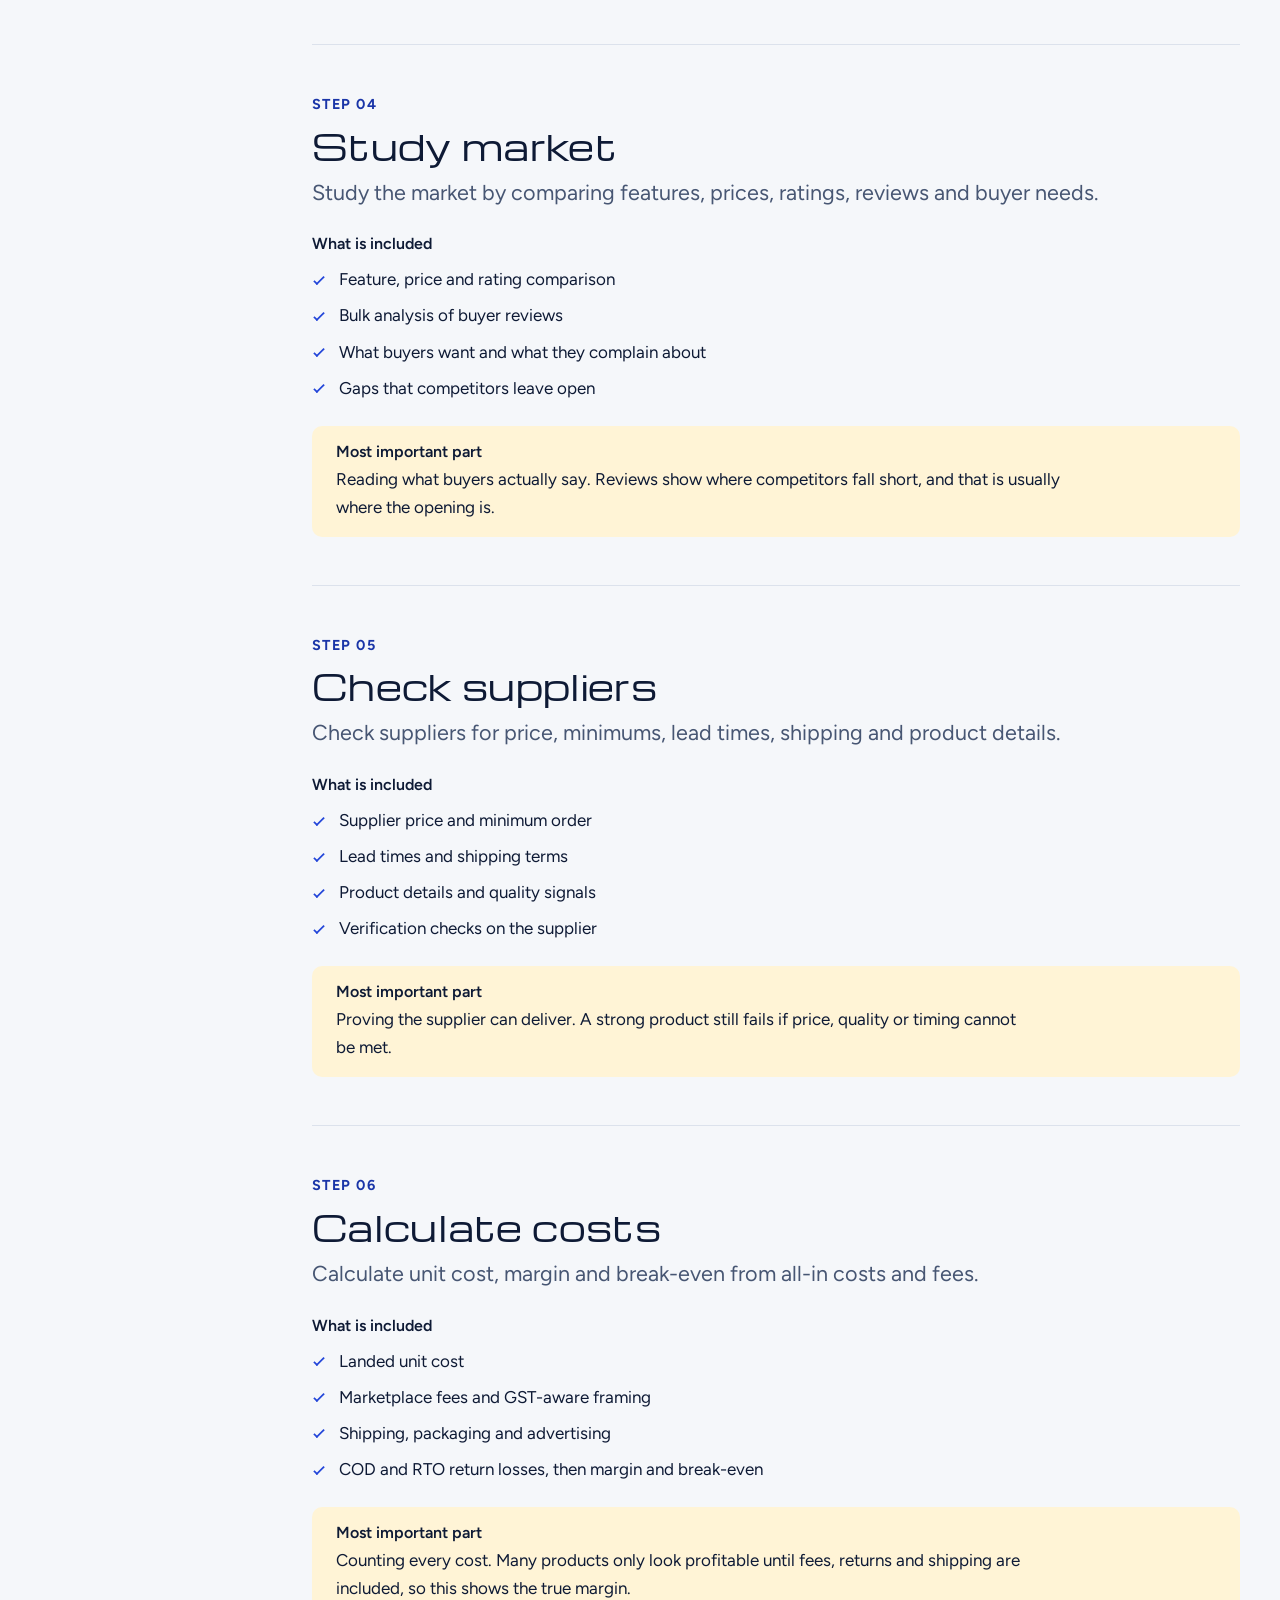
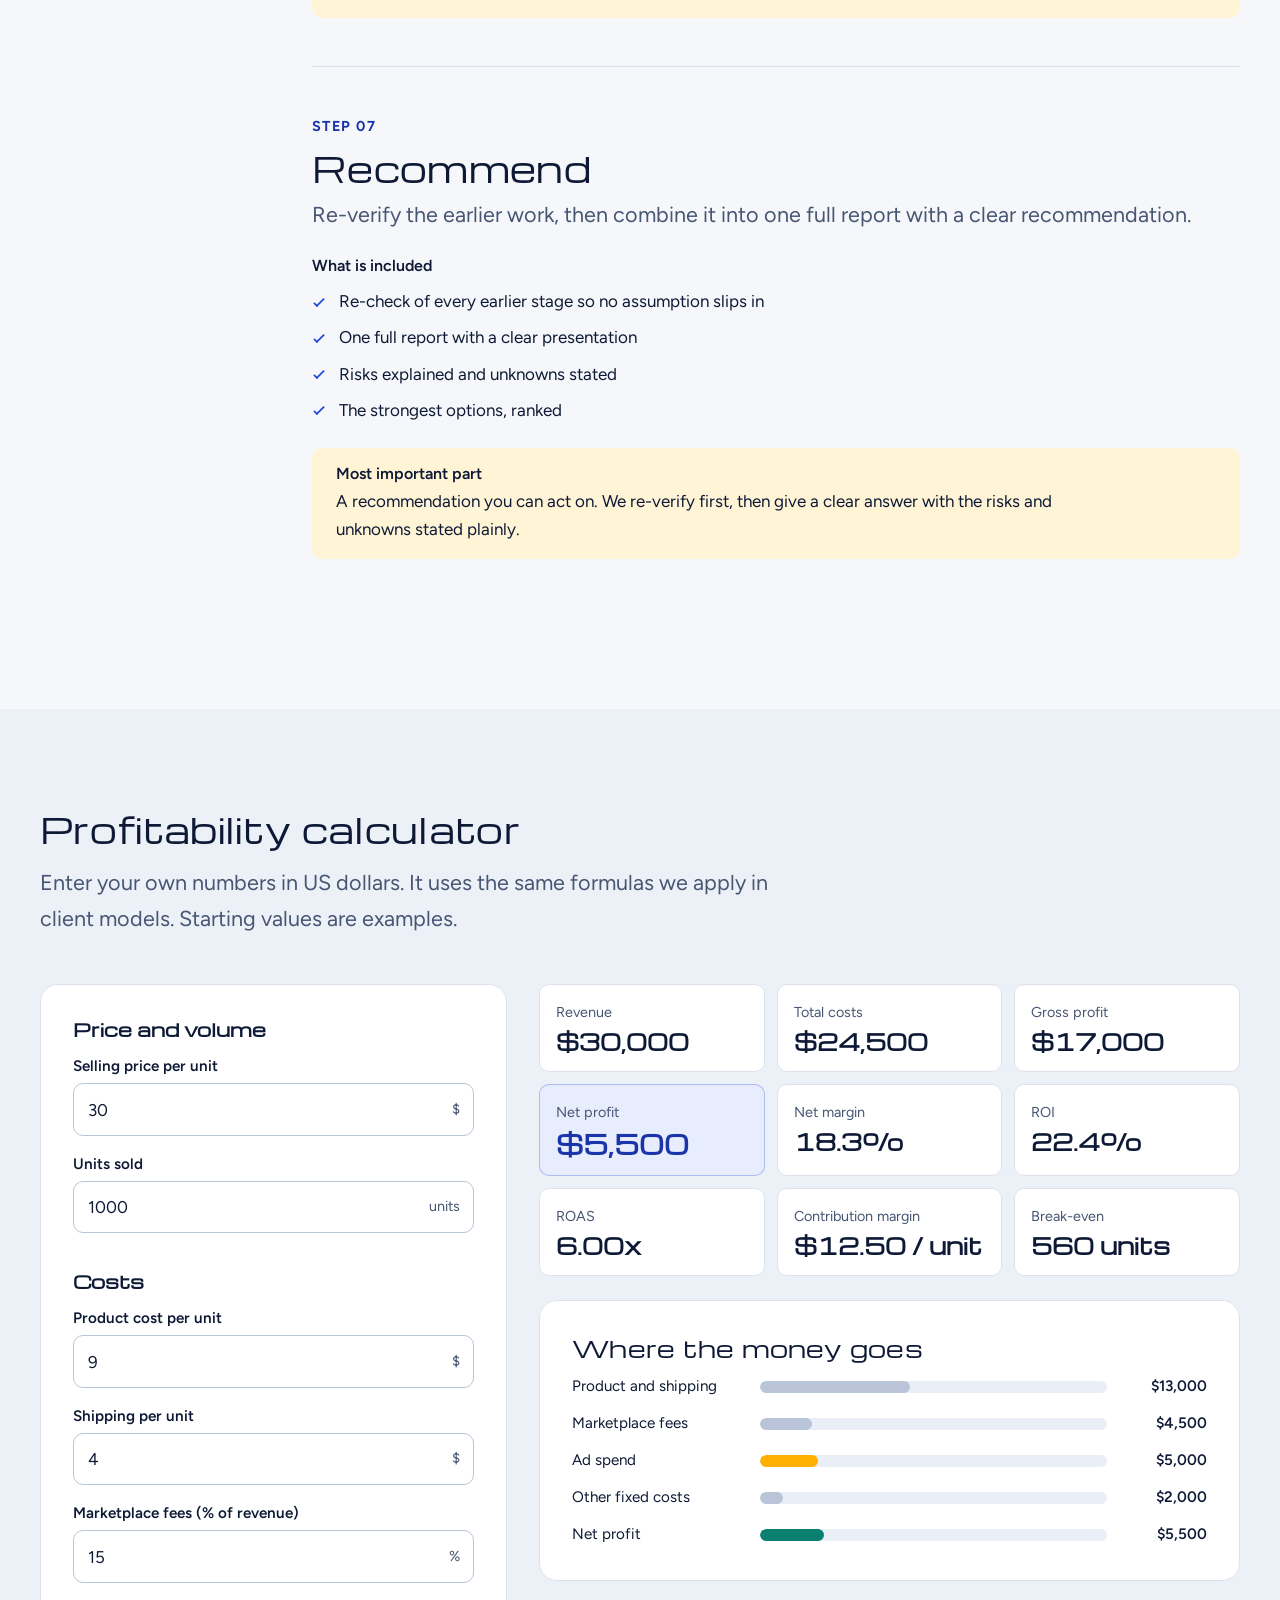
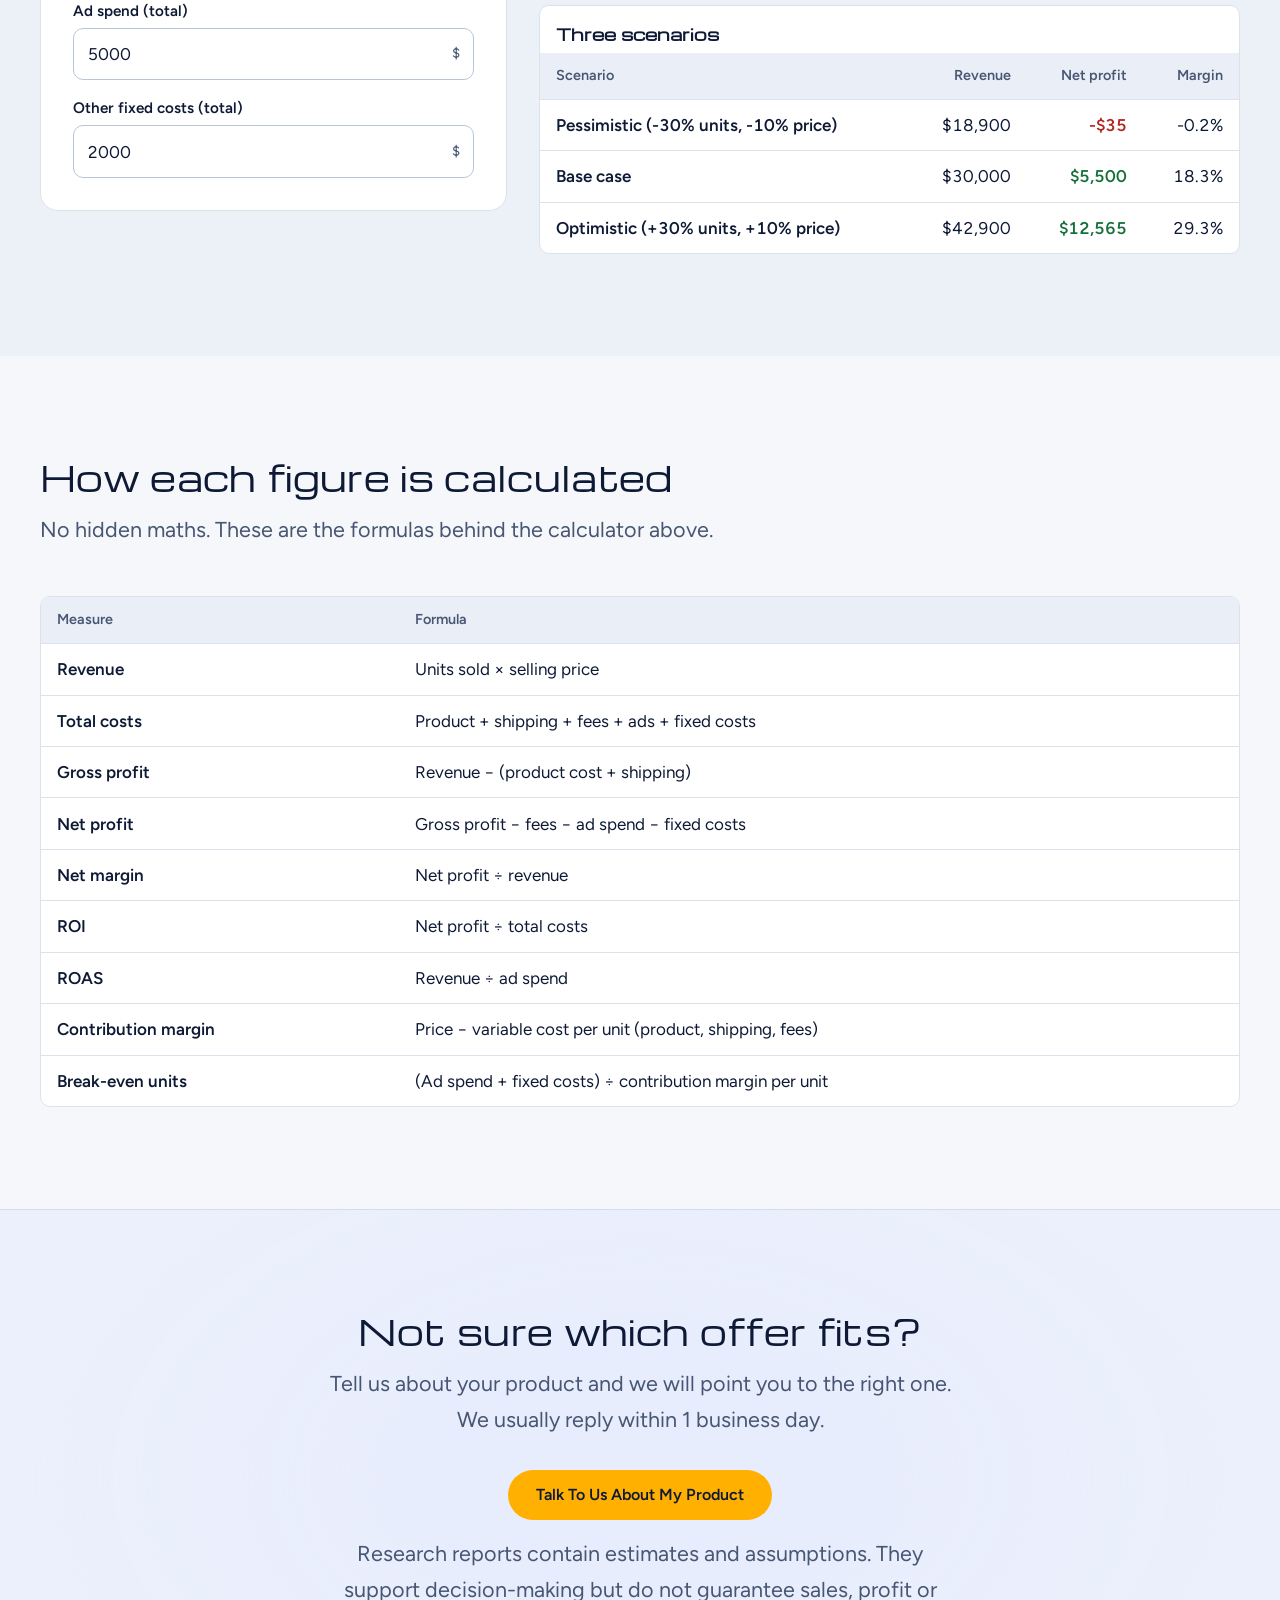
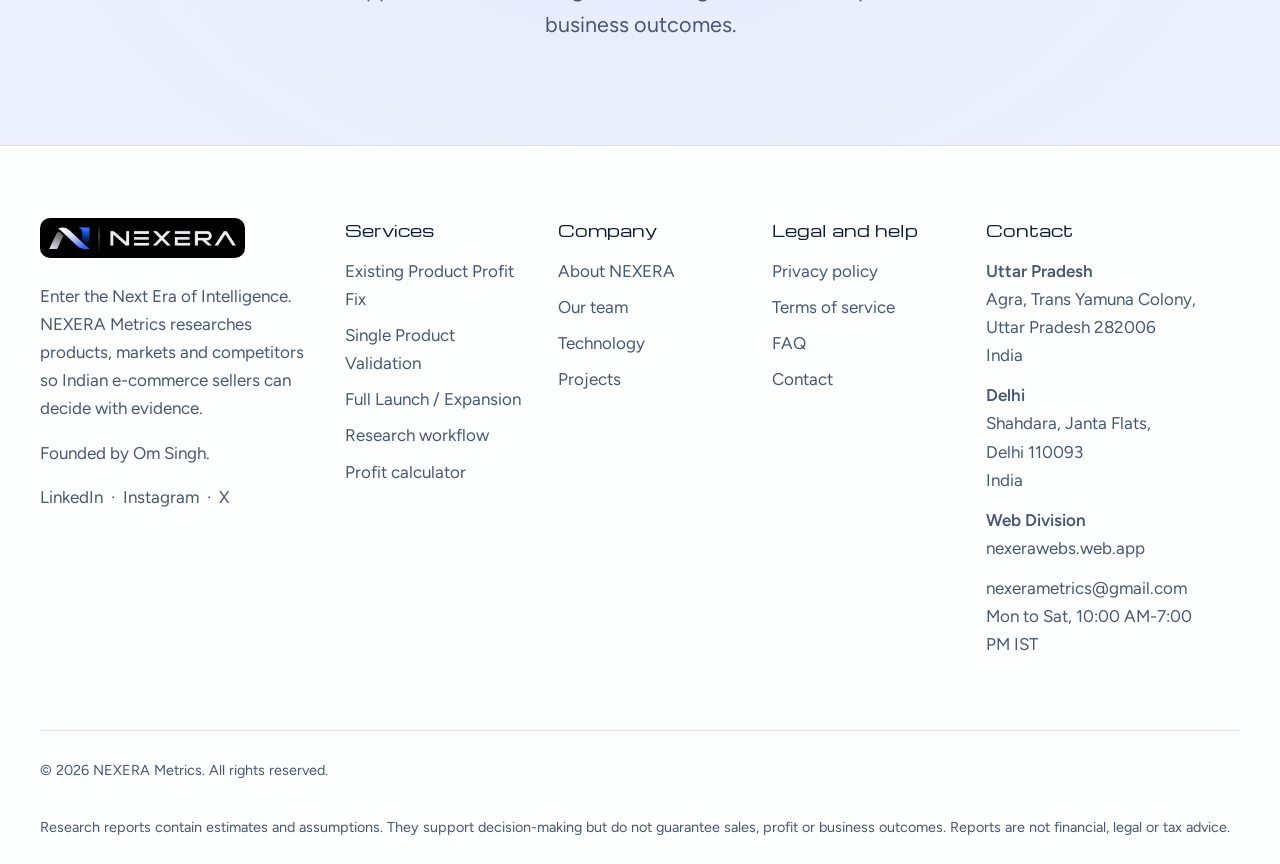
<file: services.html>
<!DOCTYPE html>
<html lang="en-IN">
<head>
  <!-- ====================================================================
       HEAD · basics
       ==================================================================== -->
  <meta charset="utf-8">
  <meta name="viewport" content="width=device-width, initial-scale=1">
  <title>Services: Three E-commerce Research Offers | NEXERA Metrics</title>
  <meta name="description" content="Existing Product Profit Fix, Single Product Validation and Full Launch / Expansion: three research offers for Indian e-commerce sellers.">
  <meta name="robots" content="index, follow, max-image-preview:large">
  <meta name="author" content="Om Singh">
  <meta name="googlebot" content="index, follow">
  <meta name="theme-color" content="#F5F7FA">

  <link rel="canonical" href="https://nexerametrics.web.app/services.html">
  <link rel="alternate" hreflang="en-IN" href="https://nexerametrics.web.app/services.html">
  <link rel="alternate" hreflang="x-default" href="https://nexerametrics.web.app/services.html">

  <!-- Canonical + language alternates (add hreflang="hi" here once Hindi pages exist) -->

  <!-- Open Graph + Twitter cards (what link previews show) -->
  <meta property="og:site_name" content="NEXERA Metrics">
  <meta property="og:locale" content="en_IN">
  <meta property="og:type" content="website">
  <meta property="og:title" content="Services: Three E-commerce Research Offers | NEXERA Metrics">
  <meta property="og:description" content="Existing Product Profit Fix, Single Product Validation and Full Launch / Expansion: three research offers for Indian e-commerce sellers.">
  <meta property="og:url" content="https://nexerametrics.web.app/services.html">
  <meta property="og:image" content="https://nexerametrics.web.app/assets/img/og-image.png">
  <meta property="og:image:type" content="image/png">
  <meta property="og:image:width" content="1200">
  <meta property="og:image:height" content="630">
  <meta property="og:image:alt" content="NEXERA Metrics: enter the next era of intelligence">
  <meta name="twitter:card" content="summary_large_image">
  <meta name="twitter:site" content="@NexeraMetrics">
  <meta name="twitter:creator" content="@NexeraMetrics">
  <meta name="twitter:title" content="Services: Three E-commerce Research Offers | NEXERA Metrics">
  <meta name="twitter:description" content="Existing Product Profit Fix, Single Product Validation and Full Launch / Expansion: three research offers for Indian e-commerce sellers.">
  <meta name="twitter:image" content="https://nexerametrics.web.app/assets/img/og-image.png">
  <meta name="twitter:image:alt" content="NEXERA Metrics: enter the next era of intelligence">

  <!-- Icons and web app manifest -->
  <link rel="icon" href="assets/img/favicon-32.png" sizes="32x32" type="image/png" />
    <link rel="icon" href="assets/img/favicon.png" sizes="64x64" type="image/png" />
  <link rel="apple-touch-icon" href="assets/img/apple-touch-icon.png" />
  <link rel="manifest" href="site.webmanifest">

  <!-- Marks the page as "JavaScript available" so CSS can enable the mobile menu -->
  <script>document.documentElement.classList.add('js');</script>

  <!-- Fonts: Michroma (headings, matches the logo lettering) + Figtree (body) -->
  <link rel="preconnect" href="https://fonts.googleapis.com">
  <link rel="preconnect" href="https://fonts.gstatic.com" crossorigin>
  <script>try{if(sessionStorage.getItem("nx-bg-ok"))document.documentElement.classList.add("bg-live")}catch(e){}</script>
<link rel="stylesheet" href="https://fonts.googleapis.com/css2?family=Michroma&family=Figtree:wght@400;500;600;700&display=swap">

  <!-- Styles: tokens → base → layout → components → this page -->
  <link rel="stylesheet" href="css/tokens.css">
  <link rel="stylesheet" href="css/base.css">
  <link rel="stylesheet" href="css/layout.css">
  <link rel="stylesheet" href="css/components.css">
  <link rel="stylesheet" href="css/sections.css">
  <link rel="stylesheet" href="css/pages/services.css">

  <!-- Analytics / Search Console: paste the GA4 snippet and the verification meta tag here -->

  <!-- Structured data (JSON-LD) -->
  <script type="application/ld+json">
{
  "@context": "https://schema.org",
  "@graph": [
    {
      "@type": "Organization",
      "@id": "https://nexerametrics.web.app/#organization",
      "name": "NEXERA Metrics",
      "alternateName": [
        "NEXERA",
        "Nexera Metrics",
        "NexeraMetrics"
      ],
      "url": "https://nexerametrics.web.app/",
      "logo": {
        "@type": "ImageObject",
        "url": "https://nexerametrics.web.app/assets/img/logo-lockup.png"
      },
      "description": "NEXERA Metrics is an India-based e-commerce research agency founded by Om Singh. It helps sellers make data-backed product, sourcing, pricing and launch decisions on Amazon India, Flipkart, Meesho and other Indian marketplaces.",
      "founder": {
        "@id": "https://nexerametrics.web.app/#om-singh"
      },
      "address": [
        {
          "@type": "PostalAddress",
          "streetAddress": "Trans Yamuna Colony",
          "addressLocality": "Agra",
          "addressRegion": "Uttar Pradesh",
          "postalCode": "282006",
          "addressCountry": "IN"
        },
        {
          "@type": "PostalAddress",
          "streetAddress": "Janta Flats, Shahdara",
          "addressLocality": "Delhi",
          "postalCode": "110093",
          "addressCountry": "IN"
        }
      ],
      "sameAs": [
        "https://www.linkedin.com/in/nexera-metrics-983b6b451",
        "https://www.instagram.com/nexera.metrics/",
        "https://x.com/NexeraMetrics"
      ],
      "knowsAbout": [
        "E-commerce product research",
        "Indian marketplace fees and GST-aware margins",
        "COD and RTO return losses",
        "Supplier verification",
        "Review analysis",
        "Festival seasonality"
      ]
    },
    {
      "@type": "Person",
      "@id": "https://nexerametrics.web.app/#om-singh",
      "name": "Om Singh",
      "jobTitle": "Founder",
      "description": "Om Singh is the founder of NEXERA Metrics.",
      "image": "https://nexerametrics.web.app/assets/team/om-singh.jpeg",
      "url": "https://nexerametrics.web.app/company.html#team",
      "sameAs": [
        "https://omsinghportfolio.web.app/"
      ],
      "worksFor": {
        "@id": "https://nexerametrics.web.app/#organization"
      }
    },
    {
      "@type": "WebSite",
      "@id": "https://nexerametrics.web.app/#website",
      "url": "https://nexerametrics.web.app/",
      "name": "NEXERA Metrics",
      "inLanguage": "en-IN",
      "publisher": {
        "@id": "https://nexerametrics.web.app/#organization"
      }
    },
    {
      "@type": "WebPage",
      "@id": "https://nexerametrics.web.app/services.html#webpage",
      "url": "https://nexerametrics.web.app/services.html",
      "name": "Services: Three E-commerce Research Offers | NEXERA Metrics",
      "description": "Existing Product Profit Fix, Single Product Validation and Full Launch / Expansion: three research offers for Indian e-commerce sellers.",
      "inLanguage": "en-IN",
      "isPartOf": {
        "@id": "https://nexerametrics.web.app/#website"
      },
      "publisher": {
        "@id": "https://nexerametrics.web.app/#organization"
      }
    },
    {
      "@type": "Service",
      "@id": "https://nexerametrics.web.app/services.html#profit-fix",
      "name": "Existing Product Profit Fix",
      "serviceType": "E-commerce research",
      "provider": {
        "@id": "https://nexerametrics.web.app/#organization"
      },
      "description": "Live products that are underperforming, have weak margins or rising returns. A full report that shows where profit is leaking, what is driving returns, and a prioritised list of actions to try first.",
      "url": "https://nexerametrics.web.app/services.html#profit-fix",
      "areaServed": {
        "@type": "Country",
        "name": "India"
      }
    },
    {
      "@type": "Service",
      "@id": "https://nexerametrics.web.app/services.html#product-validation",
      "name": "Single Product Validation",
      "serviceType": "E-commerce research",
      "provider": {
        "@id": "https://nexerametrics.web.app/#organization"
      },
      "description": "One product idea that needs a go / fix / do-not-launch decision. A full report that ends in a clear go, fix or do-not-launch recommendation, with the numbers and risks behind it.",
      "url": "https://nexerametrics.web.app/services.html#product-validation",
      "areaServed": {
        "@type": "Country",
        "name": "India"
      }
    },
    {
      "@type": "Service",
      "@id": "https://nexerametrics.web.app/services.html#launch-expansion",
      "name": "Full Launch / Expansion",
      "serviceType": "E-commerce research",
      "provider": {
        "@id": "https://nexerametrics.web.app/#organization"
      },
      "description": "New launches, and expansion into a new category or marketplace. A full report comparing the strongest options, with risks, timing and a prioritised launch plan.",
      "url": "https://nexerametrics.web.app/services.html#launch-expansion",
      "areaServed": {
        "@type": "Country",
        "name": "India"
      }
    },
    {
      "@type": "BreadcrumbList",
      "@id": "https://nexerametrics.web.app/services.html#breadcrumb",
      "itemListElement": [
        {
          "@type": "ListItem",
          "position": 1,
          "name": "Home",
          "item": "https://nexerametrics.web.app/"
        },
        {
          "@type": "ListItem",
          "position": 2,
          "name": "Services",
          "item": "https://nexerametrics.web.app/services.html"
        }
      ]
    }
  ]
}
  </script>
</head>

<body class="page-services">

<!-- @partial header:start -->
<!-- ======================================================================
     SHARED PARTIAL · SITE HEADER
     Edit THIS file, then run:  python3 tools/sync-partials.py
     The script copies it into every page and marks the current page.
     ====================================================================== -->
<a class="skip-link" href="#main">Skip to main content</a>

<header class="site-header">
  <!-- Reading-progress line (decorative; animated by js/nav.js) -->
  <span class="scroll-progress" aria-hidden="true"></span>

  <div class="site-header__bar container">

    <!-- Brand: NEXERA logo (mark + wordmark), links home -->
    <a class="brand" href="index.html" aria-label="NEXERA, go to the home page">
      <img class="brand__logo" src="assets/img/logo-lockup.png" alt="" width="205" height="40">
    </a>

    <!-- Mobile menu button (shown only on small screens when JavaScript is on) -->
    <button class="nav-toggle" type="button" aria-expanded="false" aria-controls="primary-nav">
      <span class="nav-toggle__label">Menu</span>
    </button>

    <!-- Primary navigation -->
    <nav class="primary-nav" id="primary-nav" aria-label="Primary">
      <ul class="primary-nav__list">
        <li><a href="index.html">Home</a></li>
        <li><a href="services.html" aria-current="page">Services</a></li>
        <li><a href="projects.html">Projects</a></li>
        <li><a href="company.html">Company</a></li>
        <li><a href="contact.html">Contact</a></li>
      </ul>
      <a class="btn btn--primary btn--sm" href="contact.html#enquiry">Get Started</a>
    </nav>

  </div>
</header>
<!-- @partial header:end -->

<main id="main">

  <!-- ====================================================================
       PAGE HEADER
       ==================================================================== -->
  <section class="page-hero" aria-labelledby="page-title">
    <div class="container">
      <nav class="breadcrumb" aria-label="Breadcrumb">
        <ol>
          <li><a href="index.html">Home</a></li>
          <li aria-current="page">Services</li>
        </ol>
      </nav>
      <h1 id="page-title">Three ways to work with NEXERA Metrics</h1>
      <p class="page-hero__lead">Choose the offer that matches where your product is today. Each one explains who it is for, the problem it solves, what we research and what you receive.</p>
    </div>
  </section>

  <!-- ====================================================================
       OVERVIEW · the three offers at a glance (links to the full plans)
       ==================================================================== -->
  <section class="section section--tight" aria-labelledby="overview-title">
    <div class="container">
      <header class="section-head">
        <h2 id="overview-title">Choose your starting point</h2>
        <p>Three offers, each ending in one full report. Open a plan to read the full scope.</p>
      </header>
      <ul class="auto-grid auto-grid--md plan-cards">
        <li class="card plan-card">
          <h3><a href="#profit-fix">Existing Product Profit Fix</a></h3>
          <p>Live products that are underperforming, have weak margins or rising returns.</p>
          <a class="btn btn--secondary btn--sm" href="#profit-fix">Read the full plan<span class="sr-only">: Existing Product Profit Fix</span></a>
        </li>
        <li class="card plan-card">
          <h3><a href="#product-validation">Single Product Validation</a></h3>
          <p>One product idea that needs a clear go, fix or do-not-launch decision.</p>
          <a class="btn btn--secondary btn--sm" href="#product-validation">Read the full plan<span class="sr-only">: Single Product Validation</span></a>
        </li>
        <li class="card plan-card">
          <h3><a href="#launch-expansion">Full Launch / Expansion</a></h3>
          <p>New launches, and expansion into a new category or marketplace.</p>
          <a class="btn btn--secondary btn--sm" href="#launch-expansion">Read the full plan<span class="sr-only">: Full Launch / Expansion</span></a>
        </li>
      </ul>
    </div>
  </section>

  <!-- ====================================================================
       OFFER A · Existing Product Profit Fix
       To edit: change the text inside this block. To add a section to the
       side menu, add an <article class="service"> below AND a matching link
       in the <nav>. Section ids must be unique on the page.
       ==================================================================== -->
  <section class="section plan section--white" id="profit-fix" aria-labelledby="profit-fix-title">
    <div class="container">

      <header class="plan__head">
        <p class="plan__eyebrow">Offer A</p>
        <h2 id="profit-fix-title">Existing Product Profit Fix</h2>
        <p class="plan__summary">Live products that are underperforming, have weak margins or rising returns.</p>
      </header>

      <div class="services-layout">

        <!-- Side menu for THIS offer (highlights as you scroll; see js/nav.js) -->
        <nav class="side-nav" aria-label="Existing Product Profit Fix sections" data-scrollspy>
          <ul>
            <li><a href="#profit-fix-for">Who it&rsquo;s for</a></li>
            <li><a href="#profit-fix-problem">Problem solved</a></li>
            <li><a href="#profit-fix-research">What we research</a></li>
            <li><a href="#profit-fix-receive">What you receive</a></li>
            <li><a href="#profit-fix-included">Included</a></li>
          </ul>
        </nav>

        <div class="services-list">

          <article class="service" id="profit-fix-for" aria-labelledby="profit-fix-for-title">
            <header class="service__head"><h3 id="profit-fix-for-title">Who it&rsquo;s for</h3></header>
            <p>Live products that are underperforming, have weak margins or rising returns.</p>
          </article>

          <article class="service" id="profit-fix-problem" aria-labelledby="profit-fix-problem-title">
            <header class="service__head"><h3 id="profit-fix-problem-title">Problem solved</h3></header>
            <p>A product is already selling, but profit is thin, shrinking or hard to explain.</p>
          </article>

          <article class="service" id="profit-fix-research" aria-labelledby="profit-fix-research-title">
            <header class="service__head"><h3 id="profit-fix-research-title">What we research</h3></header>
            <ul class="check-list">
              <li>Competitor and pricing review</li>
              <li>Review-risk analysis</li>
              <li>Listing gaps</li>
              <li>Fee and return assumptions</li>
              <li>Profit opportunities</li>
              <li>Prioritised actions</li>
            </ul>
          </article>

          <article class="service" id="profit-fix-receive" aria-labelledby="profit-fix-receive-title">
            <header class="service__head"><h3 id="profit-fix-receive-title">What you receive</h3></header>
            <p class="callout">A full report that shows where profit is leaking, what is driving returns, and a prioritised list of actions to try first.</p>
          </article>

          <article class="service" id="profit-fix-included" aria-labelledby="profit-fix-included-title">
            <header class="service__head"><h3 id="profit-fix-included-title">What is included</h3></header>
            <ul class="check-list">
              <li>A research workflow matched to this offer</li>
              <li>One full report with a clear presentation</li>
              <li>Prioritised actions to try first</li>
              <li>Assumptions disclosed and estimates labelled as estimates</li>
              <li>Risks explained and unknowns stated</li>
            </ul>
            <p class="cluster plan__cta"><a class="btn btn--primary" href="contact.html?stage=live#enquiry">Fix My Product&rsquo;s Profit</a></p>
          </article>

        </div>
      </div>
    </div>
  </section>

  <!-- ====================================================================
       OFFER B · Single Product Validation
       To edit: change the text inside this block. To add a section to the
       side menu, add an <article class="service"> below AND a matching link
       in the <nav>. Section ids must be unique on the page.
       ==================================================================== -->
  <section class="section plan" id="product-validation" aria-labelledby="product-validation-title">
    <div class="container">

      <header class="plan__head">
        <p class="plan__eyebrow">Offer B</p>
        <h2 id="product-validation-title">Single Product Validation</h2>
        <p class="plan__summary">One product idea that needs a go / fix / do-not-launch decision.</p>
      </header>

      <div class="services-layout">

        <!-- Side menu for THIS offer (highlights as you scroll; see js/nav.js) -->
        <nav class="side-nav" aria-label="Single Product Validation sections" data-scrollspy>
          <ul>
            <li><a href="#product-validation-for">Who it&rsquo;s for</a></li>
            <li><a href="#product-validation-problem">Problem solved</a></li>
            <li><a href="#product-validation-research">What we research</a></li>
            <li><a href="#product-validation-receive">What you receive</a></li>
            <li><a href="#product-validation-included">Included</a></li>
          </ul>
        </nav>

        <div class="services-list">

          <article class="service" id="product-validation-for" aria-labelledby="product-validation-for-title">
            <header class="service__head"><h3 id="product-validation-for-title">Who it&rsquo;s for</h3></header>
            <p>One product idea that needs a go / fix / do-not-launch decision.</p>
          </article>

          <article class="service" id="product-validation-problem" aria-labelledby="product-validation-problem-title">
            <header class="service__head"><h3 id="product-validation-problem-title">Problem solved</h3></header>
            <p>You have one idea and need evidence before you spend money on stock.</p>
          </article>

          <article class="service" id="product-validation-research" aria-labelledby="product-validation-research-title">
            <header class="service__head"><h3 id="product-validation-research-title">What we research</h3></header>
            <ul class="check-list">
              <li>Demand and seasonality view</li>
              <li>Competitor scan</li>
              <li>Review and complaint analysis</li>
              <li>Supplier shortlist</li>
              <li>Landed-cost and profit assumptions</li>
              <li>Fee and COD/RTO risk review</li>
              <li>Recommendation</li>
            </ul>
          </article>

          <article class="service" id="product-validation-receive" aria-labelledby="product-validation-receive-title">
            <header class="service__head"><h3 id="product-validation-receive-title">What you receive</h3></header>
            <p class="callout">A full report that ends in a clear go, fix or do-not-launch recommendation, with the numbers and risks behind it.</p>
          </article>

          <article class="service" id="product-validation-included" aria-labelledby="product-validation-included-title">
            <header class="service__head"><h3 id="product-validation-included-title">What is included</h3></header>
            <ul class="check-list">
              <li>A research workflow matched to this offer</li>
              <li>One full report with a clear presentation</li>
              <li>A clear go, fix or do-not-launch recommendation</li>
              <li>Assumptions disclosed and estimates labelled as estimates</li>
              <li>Risks explained and unknowns stated</li>
            </ul>
            <p class="cluster plan__cta"><a class="btn btn--primary" href="contact.html?stage=idea#enquiry">Validate My Idea</a></p>
          </article>

        </div>
      </div>
    </div>
  </section>

  <!-- ====================================================================
       OFFER C · Full Launch / Expansion
       To edit: change the text inside this block. To add a section to the
       side menu, add an <article class="service"> below AND a matching link
       in the <nav>. Section ids must be unique on the page.
       ==================================================================== -->
  <section class="section plan section--white" id="launch-expansion" aria-labelledby="launch-expansion-title">
    <div class="container">

      <header class="plan__head">
        <p class="plan__eyebrow">Offer C</p>
        <h2 id="launch-expansion-title">Full Launch / Expansion</h2>
        <p class="plan__summary">New launches, and expansion into a new category or marketplace.</p>
      </header>

      <div class="services-layout">

        <!-- Side menu for THIS offer (highlights as you scroll; see js/nav.js) -->
        <nav class="side-nav" aria-label="Full Launch / Expansion sections" data-scrollspy>
          <ul>
            <li><a href="#launch-expansion-for">Who it&rsquo;s for</a></li>
            <li><a href="#launch-expansion-problem">Problem solved</a></li>
            <li><a href="#launch-expansion-research">What we research</a></li>
            <li><a href="#launch-expansion-receive">What you receive</a></li>
            <li><a href="#launch-expansion-included">Included</a></li>
          </ul>
        </nav>

        <div class="services-list">

          <article class="service" id="launch-expansion-for" aria-labelledby="launch-expansion-for-title">
            <header class="service__head"><h3 id="launch-expansion-for-title">Who it&rsquo;s for</h3></header>
            <p>New launches, and expansion into a new category or marketplace.</p>
          </article>

          <article class="service" id="launch-expansion-problem" aria-labelledby="launch-expansion-problem-title">
            <header class="service__head"><h3 id="launch-expansion-problem-title">Problem solved</h3></header>
            <p>You are planning a launch or expansion and need to know which options are worth pursuing, and in what order.</p>
          </article>

          <article class="service" id="launch-expansion-research" aria-labelledby="launch-expansion-research-title">
            <header class="service__head"><h3 id="launch-expansion-research-title">What we research</h3></header>
            <ul class="check-list">
              <li>Multi-product shortlist</li>
              <li>Category opportunity review</li>
              <li>Competitor landscape</li>
              <li>Supplier verification shortlist</li>
              <li>Launch-risk assessment</li>
              <li>Festival timing</li>
              <li>Marketplace notes</li>
              <li>Prioritised launch plan</li>
            </ul>
          </article>

          <article class="service" id="launch-expansion-receive" aria-labelledby="launch-expansion-receive-title">
            <header class="service__head"><h3 id="launch-expansion-receive-title">What you receive</h3></header>
            <p class="callout">A full report comparing the strongest options, with risks, timing and a prioritised launch plan.</p>
          </article>

          <article class="service" id="launch-expansion-included" aria-labelledby="launch-expansion-included-title">
            <header class="service__head"><h3 id="launch-expansion-included-title">What is included</h3></header>
            <ul class="check-list">
              <li>A research workflow matched to this offer</li>
              <li>One full report with a clear presentation</li>
              <li>A prioritised launch plan</li>
              <li>Assumptions disclosed and estimates labelled as estimates</li>
              <li>Risks explained and unknowns stated</li>
            </ul>
            <p class="cluster plan__cta"><a class="btn btn--primary" href="contact.html?stage=launch#enquiry">Plan My Launch</a></p>
          </article>

        </div>
      </div>
    </div>
  </section>

  <!-- ====================================================================
       WORKFLOW · the research stages behind the core services.
       Stages are numbered automatically (CSS), so add, remove or reorder
       an <article> and its <li> in the menu; the numbers update themselves.
       ==================================================================== -->
  <section class="section workflow" id="workflow" aria-labelledby="workflow-title">
    <div class="container">
      <header class="section-head">
        <h2 id="workflow-title">Our 7-Stage Research Workflow</h2>
        <p>One connected flow from question to recommendation. Each stage lists what is included and the most important part.</p>
      </header>

      <div class="services-layout">

        <nav class="side-nav" aria-label="Workflow stages" data-scrollspy>
          <ol>
            <li><a href="#understand">Understand</a></li>
            <li><a href="#find">Find</a></li>
            <li><a href="#check-demand">Check demand</a></li>
            <li><a href="#study-market">Study market</a></li>
            <li><a href="#check-suppliers">Check suppliers</a></li>
            <li><a href="#calculate-costs">Calculate costs</a></li>
            <li><a href="#recommend">Recommend</a></li>
          </ol>
        </nav>

        <div class="services-list">

        <!-- Stage · Understand -->
        <article class="service" id="understand" aria-labelledby="understand-title">
          <header class="service__head">
            <h3 id="understand-title">Understand</h3>
            <p>Understand the business and confirm decision needs.</p>
          </header>
          <div class="service__spec">
            <section class="service__block" aria-labelledby="understand-inc">
              <h4 id="understand-inc">What is included</h4>
              <ul class="check-list">
              <li>The product, the marketplace and where you are today</li>
              <li>The decision you need to make</li>
              <li>Budget, timing and limits to work within</li>
              <li>Research scope confirmed before work starts</li>
              </ul>
            </section>
            <section class="service__block service__block--need" aria-labelledby="understand-key">
              <h4 id="understand-key">Most important part</h4>
              <p>A clear question. Everything after this stage depends on it, so we settle what you need to decide before any research begins.</p>
            </section>
          </div>
        </article>

        <!-- Stage · Find -->
        <article class="service" id="find" aria-labelledby="find-title">
          <header class="service__head">
            <h3 id="find-title">Find</h3>
            <p>Find possible products using listings, search trends, questions and competitors.</p>
          </header>
          <div class="service__spec">
            <section class="service__block" aria-labelledby="find-inc">
              <h4 id="find-inc">What is included</h4>
              <ul class="check-list">
              <li>Marketplace listings and bestseller pages</li>
              <li>Search trends and the questions buyers ask</li>
              <li>Competitor ranges and new entrants</li>
              <li>A shortlist of candidate products</li>
              </ul>
            </section>
            <section class="service__block service__block--need" aria-labelledby="find-key">
              <h4 id="find-key">Most important part</h4>
              <p>Looking wide first. A broad first pass makes sure a better option is not missed before the list is narrowed.</p>
            </section>
          </div>
        </article>

        <!-- Stage · Check demand -->
        <article class="service" id="check-demand" aria-labelledby="check-demand-title">
          <header class="service__head">
            <h3 id="check-demand-title">Check demand</h3>
            <p>Check demand with search interest, activity, price history and seasonality.</p>
          </header>
          <div class="service__spec">
            <section class="service__block" aria-labelledby="check-demand-inc">
              <h4 id="check-demand-inc">What is included</h4>
              <ul class="check-list">
              <li>Search interest and buyer activity over time</li>
              <li>Price history</li>
              <li>Seasonality, including how Indian festivals shift demand, supply and pricing</li>
              <li>Lasting demand separated from short spikes</li>
              </ul>
            </section>
            <section class="service__block service__block--need" aria-labelledby="check-demand-key">
              <h4 id="check-demand-key">Most important part</h4>
              <p>Telling real demand from a spike. A festival peak can look like growth, so this stage protects you from stocking for demand that will not last.</p>
            </section>
          </div>
        </article>

        <!-- Stage · Study market -->
        <article class="service" id="study-market" aria-labelledby="study-market-title">
          <header class="service__head">
            <h3 id="study-market-title">Study market</h3>
            <p>Study the market by comparing features, prices, ratings, reviews and buyer needs.</p>
          </header>
          <div class="service__spec">
            <section class="service__block" aria-labelledby="study-market-inc">
              <h4 id="study-market-inc">What is included</h4>
              <ul class="check-list">
              <li>Feature, price and rating comparison</li>
              <li>Bulk analysis of buyer reviews</li>
              <li>What buyers want and what they complain about</li>
              <li>Gaps that competitors leave open</li>
              </ul>
            </section>
            <section class="service__block service__block--need" aria-labelledby="study-market-key">
              <h4 id="study-market-key">Most important part</h4>
              <p>Reading what buyers actually say. Reviews show where competitors fall short, and that is usually where the opening is.</p>
            </section>
          </div>
        </article>

        <!-- Stage · Check suppliers -->
        <article class="service" id="check-suppliers" aria-labelledby="check-suppliers-title">
          <header class="service__head">
            <h3 id="check-suppliers-title">Check suppliers</h3>
            <p>Check suppliers for price, minimums, lead times, shipping and product details.</p>
          </header>
          <div class="service__spec">
            <section class="service__block" aria-labelledby="check-suppliers-inc">
              <h4 id="check-suppliers-inc">What is included</h4>
              <ul class="check-list">
              <li>Supplier price and minimum order</li>
              <li>Lead times and shipping terms</li>
              <li>Product details and quality signals</li>
              <li>Verification checks on the supplier</li>
              </ul>
            </section>
            <section class="service__block service__block--need" aria-labelledby="check-suppliers-key">
              <h4 id="check-suppliers-key">Most important part</h4>
              <p>Proving the supplier can deliver. A strong product still fails if price, quality or timing cannot be met.</p>
            </section>
          </div>
        </article>

        <!-- Stage · Calculate costs -->
        <article class="service" id="calculate-costs" aria-labelledby="calculate-costs-title">
          <header class="service__head">
            <h3 id="calculate-costs-title">Calculate costs</h3>
            <p>Calculate unit cost, margin and break-even from all-in costs and fees.</p>
          </header>
          <div class="service__spec">
            <section class="service__block" aria-labelledby="calculate-costs-inc">
              <h4 id="calculate-costs-inc">What is included</h4>
              <ul class="check-list">
              <li>Landed unit cost</li>
              <li>Marketplace fees and GST-aware framing</li>
              <li>Shipping, packaging and advertising</li>
              <li>COD and RTO return losses, then margin and break-even</li>
              </ul>
            </section>
            <section class="service__block service__block--need" aria-labelledby="calculate-costs-key">
              <h4 id="calculate-costs-key">Most important part</h4>
              <p>Counting every cost. Many products only look profitable until fees, returns and shipping are included, so this shows the true margin.</p>
            </section>
          </div>
        </article>

        <!-- Stage · Recommend -->
        <article class="service" id="recommend" aria-labelledby="recommend-title">
          <header class="service__head">
            <h3 id="recommend-title">Recommend</h3>
            <p>Re-verify the earlier work, then combine it into one full report with a clear recommendation.</p>
          </header>
          <div class="service__spec">
            <section class="service__block" aria-labelledby="recommend-inc">
              <h4 id="recommend-inc">What is included</h4>
              <ul class="check-list">
              <li>Re-check of every earlier stage so no assumption slips in</li>
              <li>One full report with a clear presentation</li>
              <li>Risks explained and unknowns stated</li>
              <li>The strongest options, ranked</li>
              </ul>
            </section>
            <section class="service__block service__block--need" aria-labelledby="recommend-key">
              <h4 id="recommend-key">Most important part</h4>
              <p>A recommendation you can act on. We re-verify first, then give a clear answer with the risks and unknowns stated plainly.</p>
            </section>
          </div>
        </article>

        </div>
      </div>
    </div>
  </section>

  <!-- ====================================================================
       PROFITABILITY CALCULATOR (maths in js/calculator.js)
       ==================================================================== -->
  <section class="section section--tint" id="calculator" aria-labelledby="calc-title">
    <div class="container">

      <header class="section-head">
        <h2 id="calc-title">Profitability calculator</h2>
        <p>Enter your own numbers in US dollars. It uses the same formulas we apply in client models. Starting values are examples.</p>
      </header>

      <div class="calc">

        <!-- Inputs -->
        <form class="form card" id="calc" aria-label="Calculator inputs">
          <fieldset>
            <legend>Price and volume</legend>
            <div class="field">
              <label class="field__label" for="price">Selling price per unit</label>
              <span class="field__unit" data-unit="$"><input class="field__control" id="price" name="price" type="number" min="0" step="any" inputmode="decimal" value="30"></span>
            </div>
            <div class="field">
              <label class="field__label" for="units">Units sold</label>
              <span class="field__unit" data-unit="units"><input class="field__control" id="units" name="units" type="number" min="0" step="any" inputmode="decimal" value="1000"></span>
            </div>
          </fieldset>
          <fieldset>
            <legend>Costs</legend>
            <div class="field">
              <label class="field__label" for="cogs">Product cost per unit</label>
              <span class="field__unit" data-unit="$"><input class="field__control" id="cogs" name="cogs" type="number" min="0" step="any" inputmode="decimal" value="9"></span>
            </div>
            <div class="field">
              <label class="field__label" for="ship">Shipping per unit</label>
              <span class="field__unit" data-unit="$"><input class="field__control" id="ship" name="ship" type="number" min="0" step="any" inputmode="decimal" value="4"></span>
            </div>
            <div class="field">
              <label class="field__label" for="fee">Marketplace fees (% of revenue)</label>
              <span class="field__unit" data-unit="%"><input class="field__control" id="fee" name="fee" type="number" min="0" step="any" inputmode="decimal" value="15"></span>
            </div>
            <div class="field">
              <label class="field__label" for="ads">Ad spend (total)</label>
              <span class="field__unit" data-unit="$"><input class="field__control" id="ads" name="ads" type="number" min="0" step="any" inputmode="decimal" value="5000"></span>
            </div>
            <div class="field">
              <label class="field__label" for="fixed">Other fixed costs (total)</label>
              <span class="field__unit" data-unit="$"><input class="field__control" id="fixed" name="fixed" type="number" min="0" step="any" inputmode="decimal" value="2000"></span>
            </div>
          </fieldset>
        </form>

        <!-- Results -->
        <div class="calc__results">
          <section aria-labelledby="results-title">
            <h3 class="sr-only" id="results-title">Results</h3>
            <dl class="results" aria-live="polite">
              <div class="result"><dt>Revenue</dt><dd><output id="o-rev" for="price units cogs ship fee ads fixed"></output></dd></div>
              <div class="result"><dt>Total costs</dt><dd><output id="o-cost" for="price units cogs ship fee ads fixed"></output></dd></div>
              <div class="result"><dt>Gross profit</dt><dd><output id="o-gross" for="price units cogs ship fee ads fixed"></output></dd></div>
              <div class="result result--key"><dt>Net profit</dt><dd><output id="o-net" for="price units cogs ship fee ads fixed"></output></dd></div>
              <div class="result"><dt>Net margin</dt><dd><output id="o-margin" for="price units cogs ship fee ads fixed"></output></dd></div>
              <div class="result"><dt>ROI</dt><dd><output id="o-roi" for="price units cogs ship fee ads fixed"></output></dd></div>
              <div class="result"><dt>ROAS</dt><dd><output id="o-roas" for="price units cogs ship fee ads fixed"></output></dd></div>
              <div class="result"><dt>Contribution margin</dt><dd><output id="o-cm" for="price units cogs ship fee ads fixed"></output></dd></div>
              <div class="result"><dt>Break-even</dt><dd><output id="o-be" for="price units cogs ship fee ads fixed"></output></dd></div>
            </dl>
          </section>

          <!-- Where the revenue goes -->
          <section class="card" aria-labelledby="breakdown-title">
            <h3 id="breakdown-title">Where the money goes</h3>
            <ul class="breakdown">
                <li class="breakdown__row" data-part="product">
                  <span class="breakdown__label">Product and shipping</span>
                  <span class="breakdown__track" aria-hidden="true"><span class="breakdown__fill"></span></span>
                  <span class="breakdown__value"></span>
                </li>
                <li class="breakdown__row" data-part="fees">
                  <span class="breakdown__label">Marketplace fees</span>
                  <span class="breakdown__track" aria-hidden="true"><span class="breakdown__fill"></span></span>
                  <span class="breakdown__value"></span>
                </li>
                <li class="breakdown__row" data-part="ads">
                  <span class="breakdown__label">Ad spend</span>
                  <span class="breakdown__track" aria-hidden="true"><span class="breakdown__fill"></span></span>
                  <span class="breakdown__value"></span>
                </li>
                <li class="breakdown__row" data-part="fixed">
                  <span class="breakdown__label">Other fixed costs</span>
                  <span class="breakdown__track" aria-hidden="true"><span class="breakdown__fill"></span></span>
                  <span class="breakdown__value"></span>
                </li>
                <li class="breakdown__row" data-part="profit">
                  <span class="breakdown__label">Net profit</span>
                  <span class="breakdown__track" aria-hidden="true"><span class="breakdown__fill"></span></span>
                  <span class="breakdown__value"></span>
                </li>
            </ul>
          </section>

          <!-- Three scenarios -->
          <div class="table-wrap">
            <table class="table table--numeric">
              <caption>Three scenarios</caption>
              <thead><tr><th scope="col">Scenario</th><th scope="col">Revenue</th><th scope="col">Net profit</th><th scope="col">Margin</th></tr></thead>
              <tbody id="scenarios"></tbody>
            </table>
          </div>
        </div>

      </div>
    </div>
  </section>

  <!-- ====================================================================
       HOW EACH FIGURE IS CALCULATED
       ==================================================================== -->
  <section class="section" aria-labelledby="formulas-title">
    <div class="container">
      <header class="section-head">
        <h2 id="formulas-title">How each figure is calculated</h2>
        <p>No hidden maths. These are the formulas behind the calculator above.</p>
      </header>
      <div class="table-wrap">
        <table class="table">
          <caption class="sr-only">Calculator formulas</caption>
          <thead><tr><th scope="col">Measure</th><th scope="col">Formula</th></tr></thead>
          <tbody>
            <tr><th scope="row">Revenue</th><td>Units sold × selling price</td></tr>
            <tr><th scope="row">Total costs</th><td>Product + shipping + fees + ads + fixed costs</td></tr>
            <tr><th scope="row">Gross profit</th><td>Revenue − (product cost + shipping)</td></tr>
            <tr><th scope="row">Net profit</th><td>Gross profit − fees − ad spend − fixed costs</td></tr>
            <tr><th scope="row">Net margin</th><td>Net profit ÷ revenue</td></tr>
            <tr><th scope="row">ROI</th><td>Net profit ÷ total costs</td></tr>
            <tr><th scope="row">ROAS</th><td>Revenue ÷ ad spend</td></tr>
            <tr><th scope="row">Contribution margin</th><td>Price − variable cost per unit (product, shipping, fees)</td></tr>
            <tr><th scope="row">Break-even units</th><td>(Ad spend + fixed costs) ÷ contribution margin per unit</td></tr>
          </tbody>
        </table>
      </div>
    </div>
  </section>

  <!-- ====================================================================
       CLOSING CALL TO ACTION
       ==================================================================== -->
  <section class="cta-band" aria-labelledby="cta-title">
    <div class="container cta-band__inner">
      <h2 id="cta-title">Not sure which offer fits?</h2>
      <p>Tell us about your product and we will point you to the right one. We usually reply within 1 business day.</p>
      <div class="cluster">
        <a class="btn btn--primary" href="contact.html#enquiry">Talk To Us About My Product</a>
      </div>
      <p class="disclaimer-short">Research reports contain estimates and assumptions. They support decision-making but do not guarantee sales, profit or business outcomes.</p>
    </div>
  </section>

</main>

<!-- @partial footer:start -->
<!-- ======================================================================
     SHARED PARTIAL · SITE FOOTER
     Edit THIS file, then run:  python3 tools/sync-partials.py
     Search for "EDIT:" to find details you still need to fill in.
     ====================================================================== -->
<footer class="site-footer">
  <div class="container">

    <div class="site-footer__grid">

      <!-- About: logo, tagline, social links -->
      <section class="site-footer__about" aria-labelledby="footer-about-title">
        <a class="brand" href="index.html" aria-label="NEXERA, go to the home page">
          <img class="brand__logo" src="assets/img/logo-lockup.png" alt="" width="205" height="40" loading="lazy">
        </a>
        <h2 class="sr-only" id="footer-about-title">About NEXERA</h2>
        <p>Enter the Next Era of Intelligence. NEXERA Metrics researches products, markets and competitors so Indian e-commerce sellers can decide with evidence.</p>
        <p>Founded by <a href="company.html#team">Om Singh</a>.</p>
        <p>
          <a href="https://www.linkedin.com/in/nexera-metrics-983b6b451" rel="me noopener" target="_blank">LinkedIn</a>
          &nbsp;·&nbsp;
          <a href="https://www.instagram.com/nexera.metrics/" rel="me noopener" target="_blank">Instagram</a>
          &nbsp;·&nbsp;
          <a href="https://x.com/NexeraMetrics" rel="me noopener" target="_blank">X</a>
        </p>
      </section>

      <!-- Footer navigation: services -->
      <nav aria-labelledby="footer-services-title">
        <h2 class="site-footer__title" id="footer-services-title">Services</h2>
        <ul>
          <li><a href="services.html#profit-fix">Existing Product Profit Fix</a></li>
          <li><a href="services.html#product-validation">Single Product Validation</a></li>
          <li><a href="services.html#launch-expansion">Full Launch / Expansion</a></li>
          <li><a href="services.html#workflow">Research workflow</a></li>
          <li><a href="services.html#calculator">Profit calculator</a></li>
        </ul>
      </nav>

      <!-- Footer navigation: company -->
      <nav aria-labelledby="footer-company-title">
        <h2 class="site-footer__title" id="footer-company-title">Company</h2>
        <ul>
          <li><a href="company.html">About NEXERA</a></li>
          <li><a href="company.html#team">Our team</a></li>
          <li><a href="company.html#technology">Technology</a></li>
          <li><a href="projects.html">Projects</a></li>
        </ul>
      </nav>

      <!-- Footer navigation: legal and help -->
      <nav aria-labelledby="footer-help-title">
        <h2 class="site-footer__title" id="footer-help-title">Legal and help</h2>
        <ul>
          <li><a href="privacy.html">Privacy policy</a></li>
          <li><a href="terms.html">Terms of service</a></li>
          <li><a href="index.html#faq">FAQ</a></li>
          <li><a href="contact.html">Contact</a></li>
        </ul>
      </nav>

      <!-- Contact details (schema-friendly <address>) -->
      <section aria-labelledby="footer-contact-title">
        <h2 class="site-footer__title" id="footer-contact-title">Contact</h2>
        <address>
          <p><strong>Uttar Pradesh</strong><br>Agra, Trans Yamuna Colony,<br>Uttar Pradesh 282006<br>India</p>
          <p><strong>Delhi</strong><br>Shahdara, Janta Flats,<br>Delhi 110093<br>India</p>
          <p><strong>Web Division</strong><br><a href="https://nexerawebs.web.app" rel="noopener" target="_blank">nexerawebs.web.app</a></p>
          <p>
            <a href="mailto:nexerametrics@gmail.com">nexerametrics@gmail.com</a><br>
            Mon to Sat, 10:00 AM-7:00 PM IST
          </p>
        </address>
      </section>

    </div>

    <!-- Legal line -->
    <div class="site-footer__legal">
      <p><small>&copy; 2026 NEXERA Metrics. All rights reserved.</small></p>
      <p><small>Research reports contain estimates and assumptions. They support decision-making but do not guarantee sales, profit or business outcomes. Reports are not financial, legal or tax advice.</small></p>
    </div>

  </div>
</footer>
<!-- @partial footer:end -->

<!-- Scripts (deferred so they never block rendering) -->
<script src="js/core.js" defer></script>
<script src="js/nav.js" defer></script>
<script src="js/motion.js" defer></script>
<script src="js/bg-webgl.js" defer></script>
<script src="js/calculator.js" defer></script>
</body>
</html>
</file>
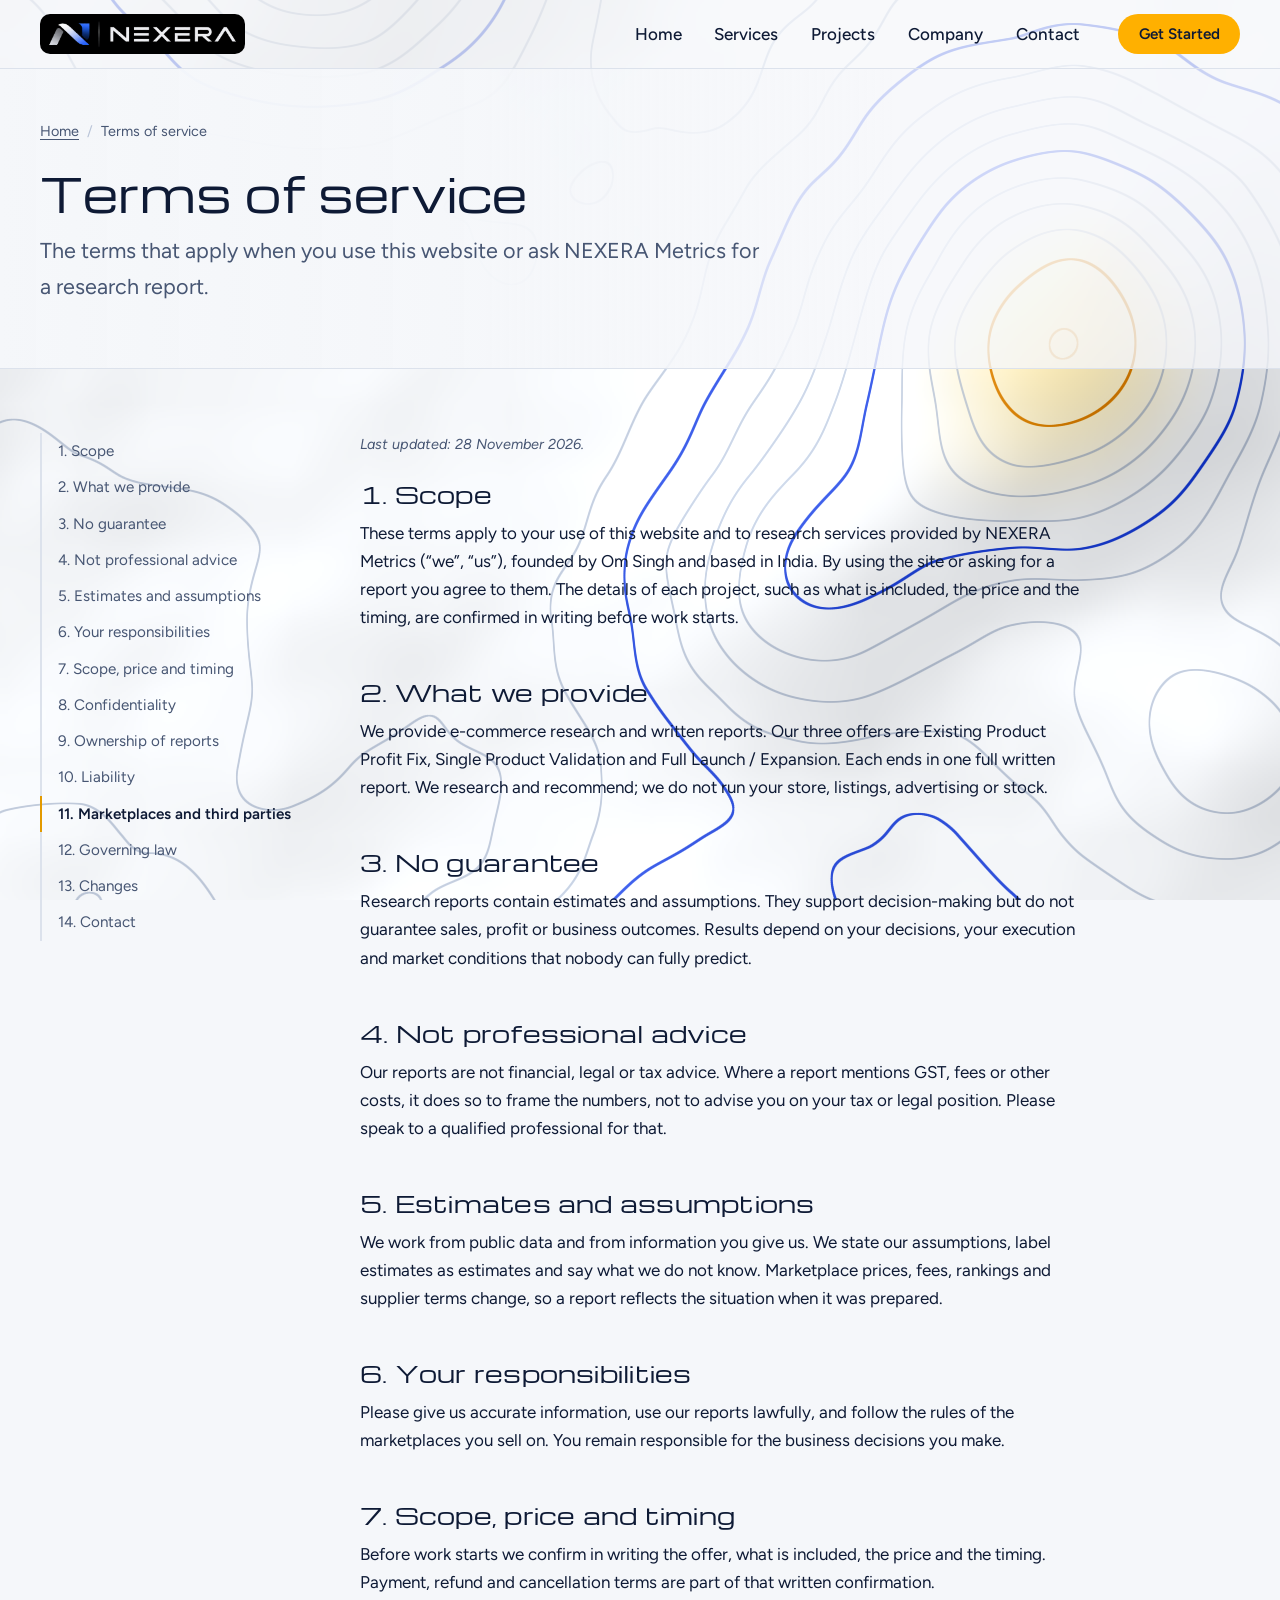
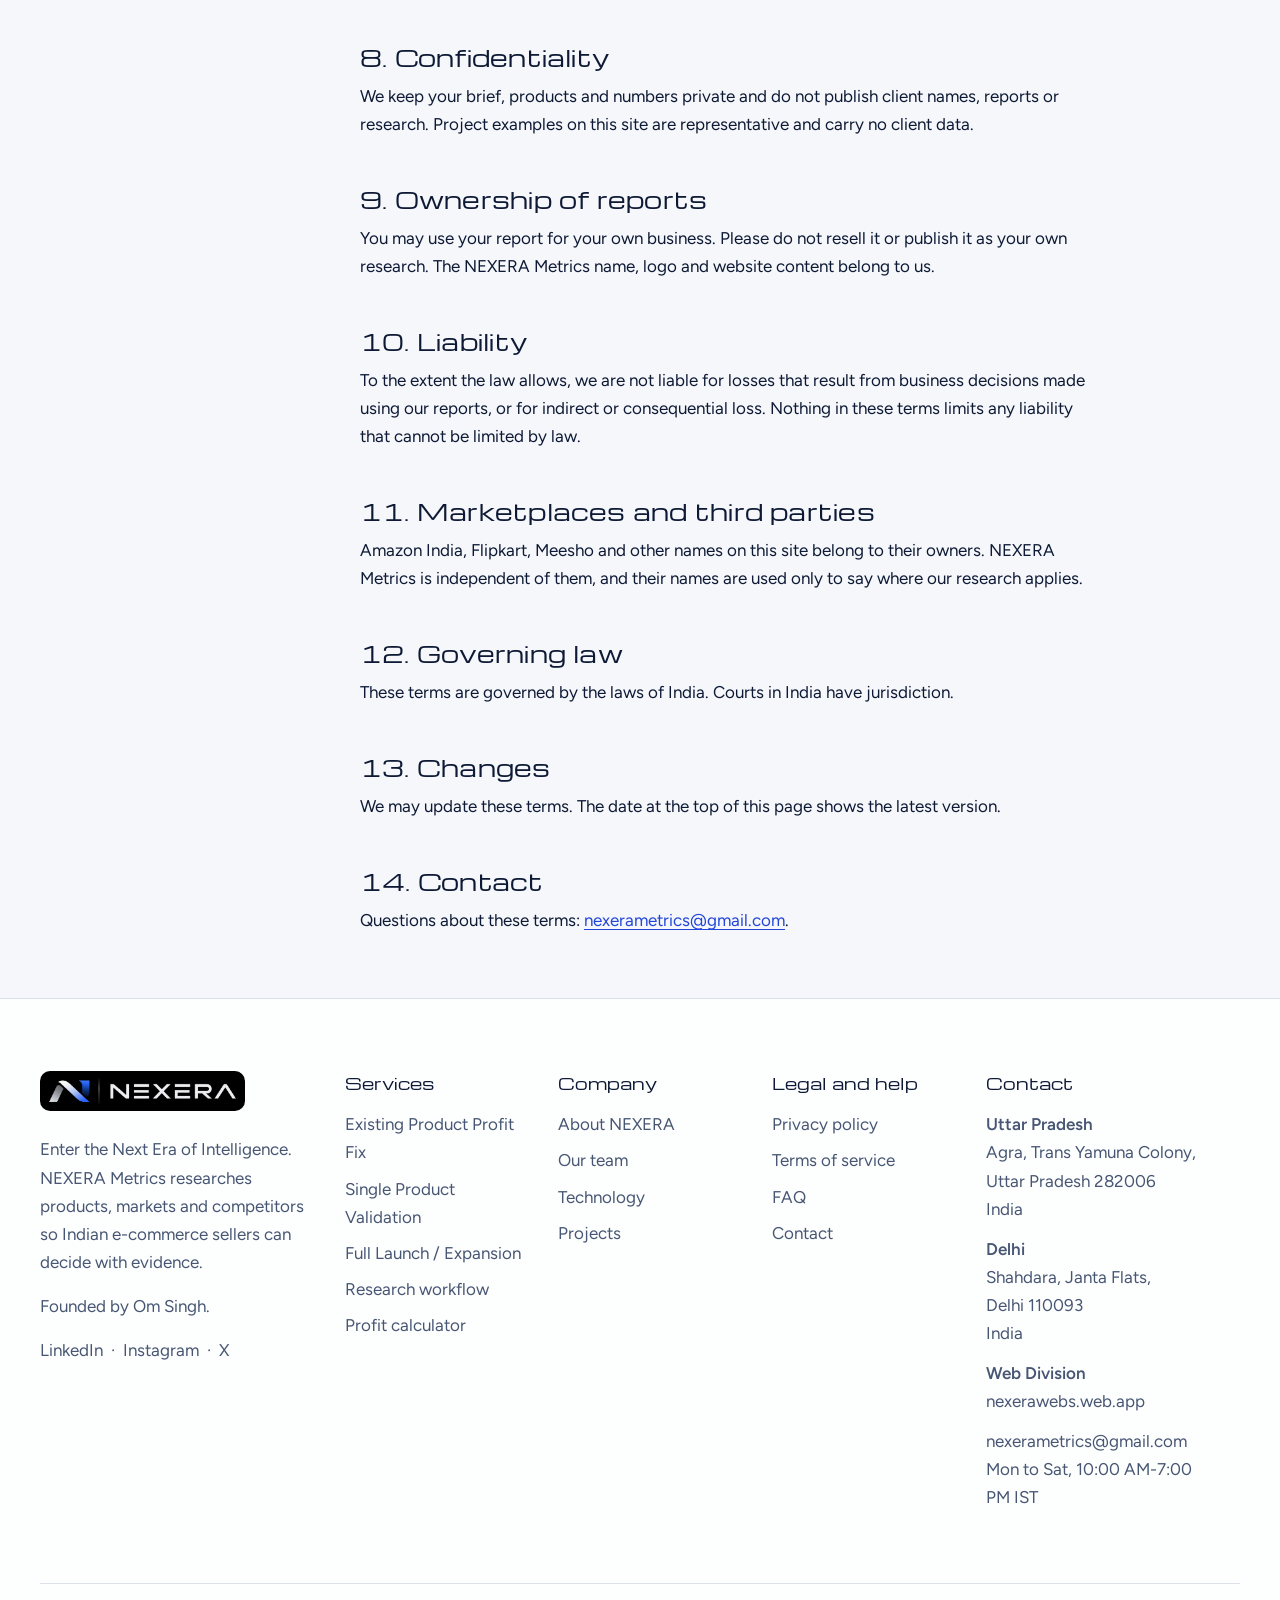
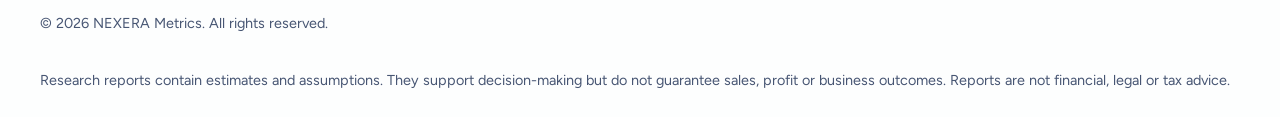
<file: terms.html>
<!DOCTYPE html>
<html lang="en-IN">
<head>
  <!-- ====================================================================
       HEAD · basics
       ==================================================================== -->
  <meta charset="utf-8">
  <meta name="viewport" content="width=device-width, initial-scale=1">
  <title>Terms of Service | NEXERA Metrics</title>
  <meta name="description" content="Terms for using the NEXERA Metrics website and research services, including no guarantee of sales or profit and no financial, legal or tax advice.">
  <meta name="robots" content="index, follow, max-image-preview:large">
  <meta name="author" content="Om Singh">
  <meta name="googlebot" content="index, follow">
  <meta name="theme-color" content="#F5F7FA">

  <link rel="canonical" href="https://nexerametrics.web.app/terms.html">
  <link rel="alternate" hreflang="en-IN" href="https://nexerametrics.web.app/terms.html">
  <link rel="alternate" hreflang="x-default" href="https://nexerametrics.web.app/terms.html">

  <!-- Canonical + language alternates (add hreflang="hi" here once Hindi pages exist) -->

  <!-- Open Graph + Twitter cards (what link previews show) -->
  <meta property="og:site_name" content="NEXERA Metrics">
  <meta property="og:locale" content="en_IN">
  <meta property="og:type" content="website">
  <meta property="og:title" content="Terms of Service | NEXERA Metrics">
  <meta property="og:description" content="Terms for using the NEXERA Metrics website and research services, including no guarantee of sales or profit and no financial, legal or tax advice.">
  <meta property="og:url" content="https://nexerametrics.web.app/terms.html">
  <meta property="og:image" content="https://nexerametrics.web.app/assets/img/og-image.png">
  <meta property="og:image:type" content="image/png">
  <meta property="og:image:width" content="1200">
  <meta property="og:image:height" content="630">
  <meta property="og:image:alt" content="NEXERA Metrics: enter the next era of intelligence">
  <meta name="twitter:card" content="summary_large_image">
  <meta name="twitter:site" content="@NexeraMetrics">
  <meta name="twitter:creator" content="@NexeraMetrics">
  <meta name="twitter:title" content="Terms of Service | NEXERA Metrics">
  <meta name="twitter:description" content="Terms for using the NEXERA Metrics website and research services, including no guarantee of sales or profit and no financial, legal or tax advice.">
  <meta name="twitter:image" content="https://nexerametrics.web.app/assets/img/og-image.png">
  <meta name="twitter:image:alt" content="NEXERA Metrics: enter the next era of intelligence">

  <!-- Icons and web app manifest -->
  <link rel="icon" href="assets/img/favicon-32.png" sizes="32x32" type="image/png" />
    <link rel="icon" href="assets/img/favicon.png" sizes="64x64" type="image/png" />
  <link rel="apple-touch-icon" href="assets/img/apple-touch-icon.png" />
  <link rel="manifest" href="site.webmanifest">

  <!-- Marks the page as "JavaScript available" so CSS can enable the mobile menu -->
  <script>document.documentElement.classList.add('js');</script>

  <!-- Fonts: Michroma (headings, matches the logo lettering) + Figtree (body) -->
  <link rel="preconnect" href="https://fonts.googleapis.com">
  <link rel="preconnect" href="https://fonts.gstatic.com" crossorigin>
  <script>try{if(sessionStorage.getItem("nx-bg-ok"))document.documentElement.classList.add("bg-live")}catch(e){}</script>
<link rel="stylesheet" href="https://fonts.googleapis.com/css2?family=Michroma&family=Figtree:wght@400;500;600;700&display=swap">

  <!-- Styles: tokens → base → layout → components → this page -->
  <link rel="stylesheet" href="css/tokens.css">
  <link rel="stylesheet" href="css/base.css">
  <link rel="stylesheet" href="css/layout.css">
  <link rel="stylesheet" href="css/components.css">
  <link rel="stylesheet" href="css/sections.css">
  <link rel="stylesheet" href="css/pages/legal.css">

  <!-- Analytics / Search Console: paste the GA4 snippet and the verification meta tag here -->

  <!-- Structured data (JSON-LD) -->
  <script type="application/ld+json">
{
  "@context": "https://schema.org",
  "@graph": [
    {
      "@type": "Organization",
      "@id": "https://nexerametrics.web.app/#organization",
      "name": "NEXERA Metrics",
      "alternateName": [
        "NEXERA",
        "Nexera Metrics",
        "NexeraMetrics"
      ],
      "url": "https://nexerametrics.web.app/",
      "logo": {
        "@type": "ImageObject",
        "url": "https://nexerametrics.web.app/assets/img/logo-lockup.png"
      },
      "description": "NEXERA Metrics is an India-based e-commerce research agency founded by Om Singh. It helps sellers make data-backed product, sourcing, pricing and launch decisions on Amazon India, Flipkart, Meesho and other Indian marketplaces.",
      "founder": {
        "@id": "https://nexerametrics.web.app/#om-singh"
      },
      "address": [
        {
          "@type": "PostalAddress",
          "streetAddress": "Trans Yamuna Colony",
          "addressLocality": "Agra",
          "addressRegion": "Uttar Pradesh",
          "postalCode": "282006",
          "addressCountry": "IN"
        },
        {
          "@type": "PostalAddress",
          "streetAddress": "Janta Flats, Shahdara",
          "addressLocality": "Delhi",
          "postalCode": "110093",
          "addressCountry": "IN"
        }
      ],
      "sameAs": [
        "https://www.linkedin.com/in/nexera-metrics-983b6b451",
        "https://www.instagram.com/nexera.metrics/",
        "https://x.com/NexeraMetrics"
      ],
      "knowsAbout": [
        "E-commerce product research",
        "Indian marketplace fees and GST-aware margins",
        "COD and RTO return losses",
        "Supplier verification",
        "Review analysis",
        "Festival seasonality"
      ]
    },
    {
      "@type": "Person",
      "@id": "https://nexerametrics.web.app/#om-singh",
      "name": "Om Singh",
      "jobTitle": "Founder",
      "description": "Om Singh is the founder of NEXERA Metrics.",
      "image": "https://nexerametrics.web.app/assets/team/om-singh.jpeg",
      "url": "https://nexerametrics.web.app/company.html#team",
      "sameAs": [
        "https://omsinghportfolio.web.app/"
      ],
      "worksFor": {
        "@id": "https://nexerametrics.web.app/#organization"
      }
    },
    {
      "@type": "WebSite",
      "@id": "https://nexerametrics.web.app/#website",
      "url": "https://nexerametrics.web.app/",
      "name": "NEXERA Metrics",
      "inLanguage": "en-IN",
      "publisher": {
        "@id": "https://nexerametrics.web.app/#organization"
      }
    },
    {
      "@type": "WebPage",
      "@id": "https://nexerametrics.web.app/terms.html#webpage",
      "url": "https://nexerametrics.web.app/terms.html",
      "name": "Terms of Service | NEXERA Metrics",
      "description": "Terms for using the NEXERA Metrics website and research services, including no guarantee of sales or profit and no financial, legal or tax advice.",
      "inLanguage": "en-IN",
      "isPartOf": {
        "@id": "https://nexerametrics.web.app/#website"
      },
      "publisher": {
        "@id": "https://nexerametrics.web.app/#organization"
      }
    },
    {
      "@type": "BreadcrumbList",
      "@id": "https://nexerametrics.web.app/terms.html#breadcrumb",
      "itemListElement": [
        {
          "@type": "ListItem",
          "position": 1,
          "name": "Home",
          "item": "https://nexerametrics.web.app/"
        },
        {
          "@type": "ListItem",
          "position": 2,
          "name": "Terms of service",
          "item": "https://nexerametrics.web.app/terms.html"
        }
      ]
    }
  ]
}
  </script>
</head>

<body class="page-legal">

<!-- @partial header:start -->
<!-- ======================================================================
     SHARED PARTIAL · SITE HEADER
     Edit THIS file, then run:  python3 tools/sync-partials.py
     The script copies it into every page and marks the current page.
     ====================================================================== -->
<a class="skip-link" href="#main">Skip to main content</a>

<header class="site-header">
  <!-- Reading-progress line (decorative; animated by js/nav.js) -->
  <span class="scroll-progress" aria-hidden="true"></span>

  <div class="site-header__bar container">

    <!-- Brand: NEXERA logo (mark + wordmark), links home -->
    <a class="brand" href="index.html" aria-label="NEXERA, go to the home page">
      <img class="brand__logo" src="assets/img/logo-lockup.png" alt="" width="205" height="40">
    </a>

    <!-- Mobile menu button (shown only on small screens when JavaScript is on) -->
    <button class="nav-toggle" type="button" aria-expanded="false" aria-controls="primary-nav">
      <span class="nav-toggle__label">Menu</span>
    </button>

    <!-- Primary navigation -->
    <nav class="primary-nav" id="primary-nav" aria-label="Primary">
      <ul class="primary-nav__list">
        <li><a href="index.html">Home</a></li>
        <li><a href="services.html">Services</a></li>
        <li><a href="projects.html">Projects</a></li>
        <li><a href="company.html">Company</a></li>
        <li><a href="contact.html">Contact</a></li>
      </ul>
      <a class="btn btn--primary btn--sm" href="contact.html#enquiry">Get Started</a>
    </nav>

  </div>
</header>
<!-- @partial header:end -->

<main id="main">

  <!-- ====================================================================
       PAGE HEADER
       ==================================================================== -->
  <section class="page-hero" aria-labelledby="page-title">
    <div class="container">
      <nav class="breadcrumb" aria-label="Breadcrumb">
        <ol>
          <li><a href="index.html">Home</a></li>
          <li aria-current="page">Terms of service</li>
        </ol>
      </nav>
      <h1 id="page-title">Terms of service</h1>
      <p class="page-hero__lead">The terms that apply when you use this website or ask NEXERA Metrics for a research report.</p>
    </div>
  </section>

  <!-- ====================================================================
       TERMS · sticky contents list + long-form text
       ==================================================================== -->
  <section class="section section--tight" aria-label="Terms of service text">
    <div class="container legal-layout">

      <nav class="side-nav" aria-label="Contents" data-scrollspy>
        <ul>
          <li><a href="#scope">1. Scope</a></li>
          <li><a href="#service">2. What we provide</a></li>
          <li><a href="#no-guarantee">3. No guarantee</a></li>
          <li><a href="#advice">4. Not professional advice</a></li>
          <li><a href="#estimates">5. Estimates and assumptions</a></li>
          <li><a href="#you">6. Your responsibilities</a></li>
          <li><a href="#payment">7. Scope, price and timing</a></li>
          <li><a href="#confidentiality">8. Confidentiality</a></li>
          <li><a href="#ip">9. Ownership of reports</a></li>
          <li><a href="#liability">10. Liability</a></li>
          <li><a href="#platforms">11. Marketplaces and third parties</a></li>
          <li><a href="#law">12. Governing law</a></li>
          <li><a href="#changes">13. Changes</a></li>
          <li><a href="#contact">14. Contact</a></li>
        </ul>
      </nav>

      <article class="prose">
        <p class="note"><em>Last updated: 28 November 2026.</em></p>

        <section id="scope" aria-labelledby="scope-title">
          <h2 id="scope-title">1. Scope</h2>
          <p>These terms apply to your use of this website and to research services provided by NEXERA Metrics (&ldquo;we&rdquo;, &ldquo;us&rdquo;), founded by Om Singh and based in India. By using the site or asking for a report you agree to them. The details of each project, such as what is included, the price and the timing, are confirmed in writing before work starts.</p>
        </section>

        <section id="service" aria-labelledby="service-title">
          <h2 id="service-title">2. What we provide</h2>
          <p>We provide e-commerce research and written reports. Our three offers are Existing Product Profit Fix, Single Product Validation and Full Launch / Expansion. Each ends in one full written report. We research and recommend; we do not run your store, listings, advertising or stock.</p>
        </section>

        <section id="no-guarantee" aria-labelledby="no-guarantee-title">
          <h2 id="no-guarantee-title">3. No guarantee</h2>
          <p>Research reports contain estimates and assumptions. They support decision-making but do not guarantee sales, profit or business outcomes. Results depend on your decisions, your execution and market conditions that nobody can fully predict.</p>
        </section>

        <section id="advice" aria-labelledby="advice-title">
          <h2 id="advice-title">4. Not professional advice</h2>
          <p>Our reports are not financial, legal or tax advice. Where a report mentions GST, fees or other costs, it does so to frame the numbers, not to advise you on your tax or legal position. Please speak to a qualified professional for that.</p>
        </section>

        <section id="estimates" aria-labelledby="estimates-title">
          <h2 id="estimates-title">5. Estimates and assumptions</h2>
          <p>We work from public data and from information you give us. We state our assumptions, label estimates as estimates and say what we do not know. Marketplace prices, fees, rankings and supplier terms change, so a report reflects the situation when it was prepared.</p>
        </section>

        <section id="you" aria-labelledby="you-title">
          <h2 id="you-title">6. Your responsibilities</h2>
          <p>Please give us accurate information, use our reports lawfully, and follow the rules of the marketplaces you sell on. You remain responsible for the business decisions you make.</p>
        </section>

        <section id="payment" aria-labelledby="payment-title">
          <h2 id="payment-title">7. Scope, price and timing</h2>
          <p>Before work starts we confirm in writing the offer, what is included, the price and the timing. Payment, refund and cancellation terms are part of that written confirmation.</p>
        </section>

        <section id="confidentiality" aria-labelledby="confidentiality-title">
          <h2 id="confidentiality-title">8. Confidentiality</h2>
          <p>We keep your brief, products and numbers private and do not publish client names, reports or research. Project examples on this site are representative and carry no client data.</p>
        </section>

        <section id="ip" aria-labelledby="ip-title">
          <h2 id="ip-title">9. Ownership of reports</h2>
          <p>You may use your report for your own business. Please do not resell it or publish it as your own research. The NEXERA Metrics name, logo and website content belong to us.</p>
        </section>

        <section id="liability" aria-labelledby="liability-title">
          <h2 id="liability-title">10. Liability</h2>
          <p>To the extent the law allows, we are not liable for losses that result from business decisions made using our reports, or for indirect or consequential loss. Nothing in these terms limits any liability that cannot be limited by law.</p>
        </section>

        <section id="platforms" aria-labelledby="platforms-title">
          <h2 id="platforms-title">11. Marketplaces and third parties</h2>
          <p>Amazon India, Flipkart, Meesho and other names on this site belong to their owners. NEXERA Metrics is independent of them, and their names are used only to say where our research applies.</p>
        </section>

        <section id="law" aria-labelledby="law-title">
          <h2 id="law-title">12. Governing law</h2>
          <p>These terms are governed by the laws of India. Courts in India have jurisdiction.</p>
        </section>

        <section id="changes" aria-labelledby="changes-title">
          <h2 id="changes-title">13. Changes</h2>
          <p>We may update these terms. The date at the top of this page shows the latest version.</p>
        </section>

        <section id="contact" aria-labelledby="contact-title">
          <h2 id="contact-title">14. Contact</h2>
          <p>Questions about these terms: <a href="mailto:nexerametrics@gmail.com">nexerametrics@gmail.com</a>.</p>
        </section>
      </article>

    </div>
  </section>

</main>

<!-- @partial footer:start -->
<!-- ======================================================================
     SHARED PARTIAL · SITE FOOTER
     Edit THIS file, then run:  python3 tools/sync-partials.py
     Search for "EDIT:" to find details you still need to fill in.
     ====================================================================== -->
<footer class="site-footer">
  <div class="container">

    <div class="site-footer__grid">

      <!-- About: logo, tagline, social links -->
      <section class="site-footer__about" aria-labelledby="footer-about-title">
        <a class="brand" href="index.html" aria-label="NEXERA, go to the home page">
          <img class="brand__logo" src="assets/img/logo-lockup.png" alt="" width="205" height="40" loading="lazy">
        </a>
        <h2 class="sr-only" id="footer-about-title">About NEXERA</h2>
        <p>Enter the Next Era of Intelligence. NEXERA Metrics researches products, markets and competitors so Indian e-commerce sellers can decide with evidence.</p>
        <p>Founded by <a href="company.html#team">Om Singh</a>.</p>
        <p>
          <a href="https://www.linkedin.com/in/nexera-metrics-983b6b451" rel="me noopener" target="_blank">LinkedIn</a>
          &nbsp;·&nbsp;
          <a href="https://www.instagram.com/nexera.metrics/" rel="me noopener" target="_blank">Instagram</a>
          &nbsp;·&nbsp;
          <a href="https://x.com/NexeraMetrics" rel="me noopener" target="_blank">X</a>
        </p>
      </section>

      <!-- Footer navigation: services -->
      <nav aria-labelledby="footer-services-title">
        <h2 class="site-footer__title" id="footer-services-title">Services</h2>
        <ul>
          <li><a href="services.html#profit-fix">Existing Product Profit Fix</a></li>
          <li><a href="services.html#product-validation">Single Product Validation</a></li>
          <li><a href="services.html#launch-expansion">Full Launch / Expansion</a></li>
          <li><a href="services.html#workflow">Research workflow</a></li>
          <li><a href="services.html#calculator">Profit calculator</a></li>
        </ul>
      </nav>

      <!-- Footer navigation: company -->
      <nav aria-labelledby="footer-company-title">
        <h2 class="site-footer__title" id="footer-company-title">Company</h2>
        <ul>
          <li><a href="company.html">About NEXERA</a></li>
          <li><a href="company.html#team">Our team</a></li>
          <li><a href="company.html#technology">Technology</a></li>
          <li><a href="projects.html">Projects</a></li>
        </ul>
      </nav>

      <!-- Footer navigation: legal and help -->
      <nav aria-labelledby="footer-help-title">
        <h2 class="site-footer__title" id="footer-help-title">Legal and help</h2>
        <ul>
          <li><a href="privacy.html">Privacy policy</a></li>
          <li><a href="terms.html">Terms of service</a></li>
          <li><a href="index.html#faq">FAQ</a></li>
          <li><a href="contact.html">Contact</a></li>
        </ul>
      </nav>

      <!-- Contact details (schema-friendly <address>) -->
      <section aria-labelledby="footer-contact-title">
        <h2 class="site-footer__title" id="footer-contact-title">Contact</h2>
        <address>
          <p><strong>Uttar Pradesh</strong><br>Agra, Trans Yamuna Colony,<br>Uttar Pradesh 282006<br>India</p>
          <p><strong>Delhi</strong><br>Shahdara, Janta Flats,<br>Delhi 110093<br>India</p>
          <p><strong>Web Division</strong><br><a href="https://nexerawebs.web.app" rel="noopener" target="_blank">nexerawebs.web.app</a></p>
          <p>
            <a href="mailto:nexerametrics@gmail.com">nexerametrics@gmail.com</a><br>
            Mon to Sat, 10:00 AM-7:00 PM IST
          </p>
        </address>
      </section>

    </div>

    <!-- Legal line -->
    <div class="site-footer__legal">
      <p><small>&copy; 2026 NEXERA Metrics. All rights reserved.</small></p>
      <p><small>Research reports contain estimates and assumptions. They support decision-making but do not guarantee sales, profit or business outcomes. Reports are not financial, legal or tax advice.</small></p>
    </div>

  </div>
</footer>
<!-- @partial footer:end -->

<!-- Scripts (deferred so they never block rendering) -->
<script src="js/core.js" defer></script>
<script src="js/nav.js" defer></script>
<script src="js/motion.js" defer></script>
<script src="js/bg-webgl.js" defer></script>
</body>
</html>
</file>
<file: css/tokens.css>
/* ==========================================================================
   NEXERA · 01 · DESIGN TOKENS
   --------------------------------------------------------------------------
   The single source of truth for colour, type, spacing, radius and motion.
   To re-skin the whole site, change values in THIS file only.

   Load order on every page:
     tokens.css → base.css → layout.css → components.css → pages/<page>.css

   Cascade layers (declared once, here) fix the order in which rules win, so a
   page rule always beats a component rule, and a component rule always beats
   a base rule, no matter how specific each selector is. No !important needed.
   ========================================================================== */
@layer reset, base, layout, components, pages, utilities;

:root {
  /* ---------- Colour · surfaces ---------- */
  --c-paper:   #F5F7FA;   /* page background (cool, pale) */
  --c-surface: #FFFFFF;   /* cards, forms, header */
  --c-tint:    #EAEFF7;   /* alternate section background */

  /* ---------- Colour · text ---------- */
  --c-ink:     #0E1A35;   /* headings and body text (navy, not black) */
  --c-slate:   #475673;   /* secondary text (6.8:1 on paper) */

  /* ---------- Colour · lines ---------- */
  --c-line:        #DCE2EC;   /* hairlines and card borders */
  --c-line-strong: #B9C4D8;   /* input borders, stronger dividers */

  /* ---------- Colour · brand ---------- */
  --c-blue:        #2346D9;   /* links, focus ring, "Research" group */
  --c-blue-dark:   #1A35A8;
  --c-blue-wash:   #E8EDFD;
  --c-marigold:    #FFB000;   /* primary call-to-action and demand peaks */
  --c-marigold-dark: #E39A00;
  --c-marigold-wash: #FFF4D6;

  /* ---------- Colour · glass (translucent bands so the 3D map shows through) ---------- */
  --c-glass:       rgb(245 247 250 / 78%);   /* page-hero band */
  --c-glass-white: rgb(255 255 255 / 82%);   /* white sections, footer, strips */
  --c-glass-tint:  rgb(234 239 247 / 80%);   /* tinted sections */
  --c-blue-glass:  rgb(232 237 253 / 72%);   /* call-to-action band */

  /* ---------- Colour · skill groups (company page only) ---------- */
  --c-teal:        #0B7F70;   /* "Data, AI and modelling" group */
  --c-teal-wash:   #E2F4F1;
  --c-plum:        #7A3FD1;   /* "Build and deliver" group */
  --c-plum-wash:   #F0E8FB;

  /* ---------- Colour · feedback ---------- */
  --c-good:      #17703A;
  --c-good-wash: #E3F5EA;
  --c-bad:       #B3261E;
  --c-bad-wash:  #FDE8E6;

  /* ---------- Typography ---------- */
  --font-display: "Michroma", "Segoe UI", system-ui, sans-serif;   /* wide techno lettering, matches the NEXERA logo */
  --font-body:    "Figtree", system-ui, -apple-system, "Segoe UI", sans-serif;

  /* Fluid type scale (min, preferred, max). Body copy stays at --step-0. */
  --step--1: clamp(0.84rem, 0.82rem + 0.1vw, 0.9rem);    /* small print */
  --step-0:  clamp(1rem, 0.97rem + 0.15vw, 1.0625rem);   /* body */
  --step-1:  clamp(1.15rem, 1.08rem + 0.35vw, 1.35rem);  /* lead paragraph */
  --step-2:  clamp(1.15rem, 1.05rem + 0.55vw, 1.45rem);    /* h3 */
  --step-3:  clamp(1.4rem, 1.15rem + 1.2vw, 2.1rem);     /* h2 */
  --step-4:  clamp(1.8rem, 1.3rem + 2.4vw, 2.9rem);      /* page title */
  --step-5:  clamp(1.9rem, 1.1rem + 3.2vw, 3.4rem);       /* hero title */

  --lh-tight: 1.06;
  --lh-snug:  1.25;
  --lh-body:  1.65;
  --measure:  66ch;       /* comfortable line length for reading */

  /* ---------- Spacing scale ---------- */
  --s-1: 0.25rem;
  --s-2: 0.5rem;
  --s-3: 0.75rem;
  --s-4: 1rem;
  --s-5: 1.5rem;
  --s-6: 2rem;
  --s-7: 3rem;
  --s-8: 4.5rem;
  --s-9: 7rem;
  --section-pad: clamp(4rem, 8vw, 7.5rem);   /* vertical padding of every section */

  /* ---------- Layout ---------- */
  --container: 1200px;
  --gutter: clamp(1rem, 4vw, 2rem);
  --header-h: 4.25rem;

  /* ---------- Radius (different sizes for different jobs) ---------- */
  --r-sm: 6px;      /* chips, small tags */
  --r-md: 10px;     /* inputs, table wrappers */
  --r-lg: 18px;     /* cards and tiles */
  --r-pill: 999px;  /* buttons, filter pills */

  /* ---------- Elevation (used only on floating things) ---------- */
  --shadow-float: 0 1px 2px rgb(14 26 53 / 6%), 0 14px 32px -16px rgb(14 26 53 / 28%);
  --shadow-lift:  0 2px 4px rgb(14 26 53 / 6%), 0 24px 40px -20px rgb(35 70 217 / 38%);   /* hovered cards */

  /* ---------- Motion ---------- */
  --ease:        cubic-bezier(0.22, 1, 0.36, 1);       /* very smooth, long gentle landing (default) */
  --ease-spring: cubic-bezier(0.34, 1.56, 0.64, 1);    /* small overshoot, for icons and badges */
  --dur-fast: 240ms;      /* colour changes, small fades */
  --dur-med:  480ms;      /* lifts, slides, hover movement */
  --dur-slow: 950ms;      /* scroll reveal, large entrances */
}
</file>
<file: css/base.css>
/* ==========================================================================
   NEXERA · 02 · BASE
   --------------------------------------------------------------------------
   Reset, element defaults, typography, links, focus ring, accessibility
   helpers. Nothing here knows about a specific component or page.
   ========================================================================== */

/* ---------- Reset ---------- */
@layer reset {
  *, *::before, *::after { box-sizing: border-box; }
  * { margin: 0; }

  img, picture, svg, canvas, video { display: block; max-width: 100%; }
  img, svg { height: auto; }

  button, input, select, textarea { font: inherit; color: inherit; }
  button { cursor: pointer; }

  ul[role="list"], ol[role="list"] { list-style: none; padding: 0; }
  table { border-collapse: collapse; width: 100%; }
}

/* ---------- Document and typography ---------- */
@layer base {
  html {
    scroll-behavior: smooth;
    scroll-padding-top: calc(var(--header-h) + 1rem);   /* anchors land below the sticky header */
    -webkit-text-size-adjust: 100%;
    scrollbar-color: var(--c-line-strong) var(--c-paper);
    interpolate-size: allow-keywords;                    /* lets the FAQ open and close smoothly */
    /* Fallback while WebGL starts (or when it is unavailable): the static contour art. */
    background: var(--c-paper) url("../assets/img/contours.svg") right center / cover fixed no-repeat;
  }
  html.bg-live { background-image: none; }               /* js/bg-webgl.js is drawing the live map */

  body {
    min-height: 100vh;
    font: 400 var(--step-0) / var(--lh-body) var(--font-body);
    color: var(--c-ink);
    background: transparent;        /* the page background is the live map behind everything */
    -webkit-font-smoothing: antialiased;
    text-rendering: optimizeLegibility;
    overflow-x: clip;               /* never allow sideways page scroll */
  }

  ::selection { background: var(--c-marigold); color: var(--c-ink); }

  /* Headings use the display face; sizes come from the fluid scale. */
  h1, h2, h3, h4 {
    font-family: var(--font-display);
    font-weight: 400;               /* Michroma has one weight; avoids faux-bold smearing */
    font-synthesis: none;
    line-height: var(--lh-snug);
    letter-spacing: 0.01em;
    text-wrap: balance;             /* avoids one-word last lines */
  }
  h1 { font-size: var(--step-5); line-height: var(--lh-tight); letter-spacing: 0; }
  h2 { font-size: var(--step-3); line-height: 1.12; }
  h3 { font-size: var(--step-2); }
  h4 { font-size: var(--step-1); }

  p, dd { max-width: var(--measure); text-wrap: pretty; }   /* keep reading lines comfortable */
  p + p { margin-top: 1em; }

  strong, b { font-weight: 600; }
  small { font-size: var(--step--1); }

  /* Links: coloured and underlined so they are never confused with plain text. */
  a {
    color: var(--c-blue);
    text-decoration-thickness: 0.08em;
    text-underline-offset: 0.18em;
    transition: color var(--dur-fast), text-underline-offset var(--dur-fast) var(--ease);
  }
  a:hover { color: var(--c-blue-dark); text-underline-offset: 0.32em; }

  /* Visible keyboard focus everywhere. */
  :focus-visible {
    outline: 3px solid var(--c-blue);
    outline-offset: 3px;
    border-radius: 4px;
  }

  /* Numbers line up in columns (calculator, stats, tables). */
  table, output, dl { font-variant-numeric: tabular-nums; }

  /* Respect the visitor's motion setting site-wide. */
  @media (prefers-reduced-motion: reduce) {
    html { scroll-behavior: auto; }
    *, *::before, *::after {
      animation-duration: 0.01ms;
      animation-iteration-count: 1;
      transition-duration: 0.01ms;
    }
  }
}

/* ---------- Page-to-page transitions ----------
   Browsers that support it cross-fade between pages instead of flashing white.
   The header and the background map keep their own names (see components.css),
   so they stay perfectly still while the content changes. One shared duration
   and curve keeps the old and new page fading at the same pace (no dark dip).
   Browsers without this feature use the fallback below plus js/nav.js. */
@media (prefers-reduced-motion: no-preference) {
  @view-transition { navigation: auto; }
  ::view-transition-group(*), ::view-transition-old(*), ::view-transition-new(*) {
    animation-duration: 650ms; animation-timing-function: cubic-bezier(0.45, 0, 0.25, 1);
  }

  @supports not (view-transition-name: none) {
    main { animation: page-in 800ms var(--ease) both; }
    html.is-leaving main { opacity: 0; transform: translateY(-0.5rem); transition: opacity 320ms ease, transform 320ms ease; }
    @keyframes page-in { from { opacity: 0; transform: translateY(0.9rem); } }
  }
}

/* ---------- Utilities (always win) ---------- */
@layer utilities {
  /* Hidden visually but still read by screen readers and search engines. */
  .sr-only {
    position: absolute; width: 1px; height: 1px; margin: -1px; padding: 0;
    overflow: hidden; clip-path: inset(50%); white-space: nowrap; border: 0;
  }

  /* "Skip to content" link: appears when focused with the keyboard. */
  .skip-link {
    position: absolute; left: var(--s-4); top: -4rem; z-index: 200;
    padding: var(--s-3) var(--s-5);
    background: var(--c-ink); color: #fff; border-radius: var(--r-md);
    transition: top var(--dur-fast) var(--ease);
  }
  .skip-link:focus { top: var(--s-3); color: #fff; }

  .text-center { text-align: center; }
  .text-center :is(p, h2, h3) { margin-inline: auto; }
  .no-wrap { white-space: nowrap; }
}
</file>
<file: css/layout.css>
/* ==========================================================================
   NEXERA · 03 · LAYOUT
   --------------------------------------------------------------------------
   Reusable page-structure primitives. These handle WHERE things sit,
   never how they look (colours and borders live in components.css).
   ========================================================================== */
@layer layout {

  /* ---------- Container: centred column with fluid side gutters ---------- */
  .container {
    width: min(100% - 2 * var(--gutter), var(--container));
    margin-inline: auto;
  }

  /* ---------- Section: one band of the page ----------
     Modifiers:  --white  white band     --tint  light blue-grey band
     Both bands are slightly see-through so the live background map glows behind them. */
  .section { padding-block: var(--section-pad); }
  .section--white { background: var(--c-glass-white); }
  .section--tint  { background: var(--c-glass-tint); }
  .section--tight { padding-block: clamp(2.5rem, 5vw, 4rem); }

  /* ---------- Section head: title + intro, used above most blocks ---------- */
  .section-head { max-width: 46rem; margin-bottom: var(--s-7); }
  .section-head > p { margin-top: var(--s-4); font-size: var(--step-1); color: var(--c-slate); }
  .section-head--center { margin-inline: auto; text-align: center; }
  .section-head--center > p { margin-inline: auto; }

  /* ---------- Stack: even vertical rhythm between children ---------- */
  .stack > * + * { margin-top: var(--stack-gap, var(--s-4)); }
  .stack--lg { --stack-gap: var(--s-6); }

  /* ---------- Split: two columns that collapse to one ---------- */
  .split {
    display: grid;
    gap: clamp(2rem, 6vw, 5rem);
    grid-template-columns: repeat(2, minmax(0, 1fr));
    align-items: center;
  }
  .split--top { align-items: start; }
  .split--wide-left { grid-template-columns: minmax(0, 1.25fr) minmax(0, 1fr); }
  @media (max-width: 56rem) {
    .split, .split--wide-left { grid-template-columns: minmax(0, 1fr); }
  }

  /* ---------- Auto grid: as many equal columns as fit ----------
     Set --min on the element to change the smallest column width.      */
  .auto-grid {
    display: grid;
    gap: var(--s-5);
    grid-template-columns: repeat(auto-fit, minmax(min(100%, var(--min, 17rem)), 1fr));
  }

  .auto-grid--md { --min: 18rem; }
  .auto-grid--sm { --min: 13rem; }

  /* ---------- Cluster: wrapping row of items (buttons, chips) ---------- */
  .cluster { display: flex; flex-wrap: wrap; gap: var(--gap, var(--s-3)); align-items: center; }
}
</file>
<file: css/components.css>
/* ==========================================================================
   NEXERA · 04 · COMPONENTS
   --------------------------------------------------------------------------
   Reusable UI pieces used on more than one page. Naming follows BEM-lite:
     .block        the component          .block__part   a piece inside it
     .block--mod   a variation of it

   INDEX
     1.  Site header and navigation (with hover underline)
     2.  Buttons
     3.  Page hero and breadcrumb (inner pages)
     4.  Cards and tags (+ side nav)
     5.  Chips
     6.  Check list and note
     7.  Numbered steps
     8.  Accordion (FAQ)
     9.  Tables
    10.  Forms
    11.  Call-to-action band
    12.  Site footer
    13.  Hover and motion (lift, glow, tilt, reveal, background canvas)
    14.  Print
   ========================================================================== */
@layer components {

  /* =======================================================================
     1. SITE HEADER AND NAVIGATION
     ======================================================================= */

  /* Sticky bar with a soft frosted background. */
  .site-header {
    position: sticky; top: 0; z-index: 100; isolation: isolate;
    border-bottom: 1px solid var(--c-line);
    transition: box-shadow var(--dur-med) var(--ease);
    view-transition-name: site-header;          /* stays still during page transitions */
  }
  /* The frosted background lives on a pseudo-element on purpose: putting
     backdrop-filter on the header itself would trap the fixed mobile menu
     inside the header's box and break it. */
  .site-header::before {
    content: ""; position: absolute; inset: 0; z-index: -1;
    background: rgb(245 247 250 / 72%);
    backdrop-filter: saturate(1.5) blur(16px);
    transition: background var(--dur-med) var(--ease);
  }
  /* Added by js/nav.js after the first few pixels of scrolling. */
  .site-header.is-scrolled { box-shadow: 0 12px 30px -24px rgb(14 26 53 / 55%); }
  .site-header.is-scrolled::before { background: rgb(255 255 255 / 86%); }
  .site-header__bar {
    display: flex; align-items: center; justify-content: space-between;
    gap: var(--s-5); min-height: var(--header-h);
  }

  /* Thin reading-progress line along the bottom edge (width set by nav.js). */
  .scroll-progress {
    position: absolute; left: 0; bottom: -1px; width: 100%; height: 3px;
    background: var(--c-marigold);
    transform: scaleX(var(--progress, 0)); transform-origin: left;
  }

  /* Logo + wordmark. The mark gives a small playful turn on hover. */
  .brand {
    display: inline-flex; align-items: center; gap: var(--s-3);
    color: var(--c-ink); text-decoration: none;
    font: 700 1.35rem/1 var(--font-display); letter-spacing: 0.04em;
  }
  .brand:hover { color: var(--c-ink); }
  .brand__logo {
    display: block; height: 2.5rem; width: auto; max-width: 100%;
    border-radius: var(--r-md);       /* the logo artwork is on black, so it sits as a dark badge */
    transition: transform var(--dur-med) var(--ease);
  }
  .brand:hover .brand__logo { transform: scale(1.03); }
  @media (max-width: 480px) { .brand__logo { height: 2.1rem; } }

  /* Primary navigation (desktop). */
  .primary-nav { display: flex; align-items: center; gap: var(--s-5); }
  .primary-nav__list {
    display: flex; align-items: center; gap: var(--s-1);
    list-style: none; padding: 0;
  }
  .primary-nav__list a {
    position: relative; display: block; padding: 0.5rem 0.9rem;
    border-radius: var(--r-md); color: var(--c-ink);
    font-weight: 500; text-decoration: none;
    transition: background var(--dur-fast), color var(--dur-fast);
  }
  .primary-nav__list a:hover { background: var(--c-tint); color: var(--c-ink); }
  /* Marigold bar: slides in on hover, stays on the current page (also exposed via aria-current). */
  .primary-nav__list a::after {
    content: ""; position: absolute; left: 0.9rem; right: 0.9rem; bottom: 0.1rem;
    height: 3px; border-radius: 2px; background: var(--c-marigold);
    transform: scaleX(0); transform-origin: left; opacity: 0.7;
    transition: transform var(--dur-med) var(--ease), opacity var(--dur-fast);
  }
  .primary-nav__list a:hover::after { transform: scaleX(1); }
  .primary-nav__list a[aria-current="page"] { font-weight: 700; }
  .primary-nav__list a[aria-current="page"]::after { transform: scaleX(1); opacity: 1; }

  /* Menu button: only shown on small screens, and only when JavaScript runs. */
  .nav-toggle {
    display: none; align-items: center; gap: var(--s-2);
    padding: 0.55rem 1.1rem; border: 2px solid var(--c-ink); border-radius: var(--r-pill);
    background: transparent; font-weight: 600;
  }

  /* Mobile: the nav becomes a full-screen panel under the header.
     Without JavaScript (no .js class) the links simply wrap in the header. */
  @media (max-width: 56rem) {
    .site-header__bar { flex-wrap: wrap; padding-block: var(--s-2); }
    .primary-nav { flex-wrap: wrap; width: 100%; justify-content: space-between; }
    .primary-nav__list { flex-wrap: wrap; }

    .js .site-header__bar { flex-wrap: nowrap; padding-block: 0; }
    .js .nav-toggle { display: inline-flex; }
    .js .primary-nav {
      position: fixed; inset: var(--header-h) 0 0 0; z-index: 90;
      flex-direction: column; align-items: stretch; justify-content: flex-start;
      gap: var(--s-6); padding: var(--s-6) var(--gutter);
      background: var(--c-paper);
      visibility: hidden; opacity: 0; transform: translateY(-0.5rem);
      transition: opacity var(--dur-med) var(--ease), transform var(--dur-med) var(--ease), visibility var(--dur-med);
    }
    .js .primary-nav.is-open { visibility: visible; opacity: 1; transform: none; }
    .js .primary-nav__list { flex-direction: column; align-items: stretch; gap: 0; }
    .js .primary-nav__list a {
      padding: var(--s-4) 0; border-radius: 0; border-bottom: 1px solid var(--c-line);
      font: 600 1.6rem/1.2 var(--font-display);
    }
    .js .primary-nav__list a::after { left: 0; right: auto; width: 2.5rem; bottom: 0.4rem; }
    .js .primary-nav .btn { align-self: flex-start; }
  }

  /* =======================================================================
     2. BUTTONS
     Variants: --primary (marigold)  --secondary (outline)   Size: --sm
     ======================================================================= */
  .btn {
    position: relative; isolation: isolate; overflow: hidden;
    display: inline-flex; align-items: center; justify-content: center; gap: var(--s-2);
    padding: 0.85rem 1.6rem; border: 2px solid transparent; border-radius: var(--r-pill);
    font: 600 1rem/1.2 var(--font-body); text-decoration: none; text-align: center;
    translate: var(--tx, 0px) var(--ty, 0px);             /* magnetic pull, set by js/motion.js */
    transition: background var(--dur-fast), color var(--dur-fast), border-color var(--dur-fast),
                box-shadow var(--dur-med) var(--ease), transform var(--dur-fast) var(--ease), translate var(--dur-fast) var(--ease);
  }
  /* Light sweep that glides across the button on hover. */
  .btn::before {
    content: ""; position: absolute; inset: 0; z-index: -1; pointer-events: none;
    background: linear-gradient(105deg, transparent 30%, rgb(255 255 255 / 42%) 50%, transparent 70%);
    transform: translateX(-120%); transition: transform 900ms var(--ease);
  }
  .btn:hover::before { transform: translateX(120%); }
  .btn:active { transform: translateY(0) scale(0.97); }
  .btn--primary { background: var(--c-marigold); color: var(--c-ink); }
  .btn--primary:hover { background: var(--c-marigold-dark); color: var(--c-ink); transform: translateY(-2px); box-shadow: 0 14px 24px -14px rgb(227 154 0 / 80%); }
  .btn--secondary { border-color: var(--c-ink); color: var(--c-ink); background: transparent; }
  .btn--secondary:hover { background: var(--c-ink); color: #fff; transform: translateY(-2px); box-shadow: var(--shadow-float); }
  .btn--sm { padding: 0.55rem 1.15rem; font-size: 0.95rem; }
  .btn[disabled] { opacity: 0.6; cursor: progress; transform: none; box-shadow: none; }
  .btn[disabled]::before { display: none; }

  /* =======================================================================
     3. PAGE HERO AND BREADCRUMB (inner pages)
     ======================================================================= */
  .page-hero {
    position: relative; isolation: isolate;
    padding-block: clamp(2rem, 4vw, 3.5rem) clamp(2.5rem, 5vw, 4.5rem);
    background: var(--c-glass);
    border-bottom: 1px solid var(--c-line);
  }
  /* Veil keeps the intro text clear of the contour art on its right. */
  .page-hero::before {
    content: ""; position: absolute; inset: 0; z-index: -1; pointer-events: none;
    background: linear-gradient(90deg, var(--c-paper) 0%, rgb(245 247 250 / 88%) 38%, rgb(245 247 250 / 0%) 70%);
  }
  .page-hero h1 { font-size: var(--step-4); max-width: 20ch; margin-top: var(--s-5); }
  .page-hero__lead { margin-top: var(--s-4); font-size: var(--step-1); color: var(--c-slate); max-width: 52ch; }

  .breadcrumb ol { display: flex; flex-wrap: wrap; gap: var(--s-2); list-style: none; padding: 0; font-size: var(--step--1); }
  .breadcrumb li { color: var(--c-slate); }
  .breadcrumb li + li::before { content: "/"; margin-right: var(--s-2); color: var(--c-line-strong); }
  .breadcrumb a { color: var(--c-slate); }

  /* =======================================================================
     4b. SIDE NAV: sticky in-page menu (services, privacy policy)
     ======================================================================= */
  /* Sticky in-page menu. The current section gets a marigold bar (aria-current). */
  .side-nav { position: sticky; top: calc(var(--header-h) + var(--s-5)); }
  .side-nav :is(ul, ol) { list-style: none; padding: 0; border-left: 2px solid var(--c-line); }
  .side-nav a {
    display: block; padding: 0.35rem 0 0.35rem var(--s-4); margin-left: -2px;
    border-left: 2px solid transparent;
    color: var(--c-slate); font-size: 0.95rem; text-decoration: none;
  }
  .side-nav a:hover { color: var(--c-ink); }
  .side-nav a[aria-current] { border-left-color: var(--c-marigold-dark); color: var(--c-ink); font-weight: 600; }

  /* Small screens: the menu becomes a horizontally scrolling row of pills. */
  @media (max-width: 56rem) {
    .side-nav { position: static; margin-inline: calc(-1 * var(--gutter)); padding-inline: var(--gutter); overflow-x: auto; }
    .side-nav :is(ul, ol) { display: flex; gap: var(--s-2); border: 0; width: max-content; }
    .side-nav a, .side-nav a[aria-current] {
      margin: 0; padding: 0.4rem 0.9rem; border: 1px solid var(--c-line-strong); border-radius: var(--r-pill);
      background: var(--c-surface); white-space: nowrap;
    }
    .side-nav a[aria-current] { background: var(--c-ink); color: #fff; border-color: var(--c-ink); }
  }

  /* =======================================================================
     4. CARDS AND TAGS
     ======================================================================= */
  .card {
    padding: clamp(1.25rem, 3vw, 2rem);
    background: var(--c-surface); border: 1px solid var(--c-line); border-radius: var(--r-lg);
  }
  .card--tint { background: var(--c-blue-wash); border-color: transparent; }
  .card > * + * { margin-top: var(--s-3); }

  /* Small status label, e.g. "Placeholder". */
  .tag {
    display: inline-block; padding: 0.15rem 0.65rem; border-radius: var(--r-pill);
    background: var(--c-marigold-wash); color: #6B4A00;
    font-size: var(--step--1); font-weight: 600;
  }

  /* =======================================================================
     5. CHIPS (small labels in a wrapping list)
     Colour variants are used for the skill groups on the company page.
     ======================================================================= */
  .chip-list { display: flex; flex-wrap: wrap; gap: 0.4rem; list-style: none; padding: 0; }
  .chip {
    display: inline-block; padding: 0.2rem 0.7rem; border-radius: var(--r-sm);
    border: 1px solid var(--c-line); background: var(--c-surface);
    font-size: var(--step--1); font-weight: 500; line-height: 1.5; color: var(--c-ink);
  }
  .chip--blue  { background: var(--c-blue-wash);  border-color: rgb(35 70 217 / 22%); color: var(--c-blue-dark); }
  .chip--teal  { background: var(--c-teal-wash);  border-color: rgb(11 127 112 / 25%); color: #075A4F; }
  .chip--plum  { background: var(--c-plum-wash);  border-color: rgb(122 63 209 / 25%); color: #5A2BA0; }

  /* =======================================================================
     6. CHECK LIST AND NOTE
     ======================================================================= */
  .check-list { list-style: none; padding: 0; }
  .check-list li { position: relative; padding-left: 1.7rem; }
  .check-list li + li { margin-top: var(--s-2); }
  .check-list li::before {                       /* the tick, drawn with borders */
    content: ""; position: absolute; left: 0.25rem; top: 0.45em;
    width: 0.4rem; height: 0.8rem; border: solid var(--c-blue); border-width: 0 2.5px 2.5px 0;
    transform: rotate(45deg) scale(0.85);
  }

  /* Small explanatory line under a figure, form or demo. */
  .note { font-size: var(--step--1); color: var(--c-slate); }

  /* =======================================================================
     7. NUMBERED STEPS (a real sequence, so numbering is meaningful)
     ======================================================================= */
  .steps {
    display: grid; gap: var(--s-5); list-style: none; padding: 0;
    grid-template-columns: repeat(3, minmax(0, 1fr));     /* 3 + 3 for the six-step process */
    counter-reset: step;
  }
  @media (max-width: 64rem) { .steps { grid-template-columns: repeat(2, minmax(0, 1fr)); } }
  @media (max-width: 40rem) { .steps { grid-template-columns: minmax(0, 1fr); } }
  .steps__item {
    position: relative; padding: var(--s-5) var(--s-5) var(--s-5) var(--s-5);
    background: var(--c-surface); border: 1px solid var(--c-line); border-radius: var(--r-lg);
    counter-increment: step;
  }
  .steps__item::before {                          /* big step number */
    content: counter(step);
    display: grid; place-items: center; width: 2.5rem; height: 2.5rem; margin-bottom: var(--s-4);
    border-radius: 50%; background: var(--c-ink); color: #fff;
    font: 700 1.1rem/1 var(--font-display);
  }
  .steps__item h3 { font-size: 1.25rem; }
  .steps__item p { margin-top: var(--s-2); }
  .steps__deliverable {
    display: inline-block; margin-top: var(--s-4); padding: 0.25rem 0.75rem;
    border-radius: var(--r-sm); background: var(--c-marigold-wash);
    font-size: var(--step--1); color: var(--c-ink);
  }

  .steps--four { grid-template-columns: repeat(4, minmax(0, 1fr)); }
  @media (max-width: 64rem) { .steps--four { grid-template-columns: repeat(2, minmax(0, 1fr)); } }
  @media (max-width: 40rem) { .steps--four { grid-template-columns: minmax(0, 1fr); } }

  /* =======================================================================
     8. ACCORDION (FAQ) built on <details> so it works without JavaScript
     ======================================================================= */
  .accordion { max-width: 52rem; border-top: 1px solid var(--c-line-strong); }
  .accordion__item { border-bottom: 1px solid var(--c-line-strong); }
  .accordion__item summary {
    display: flex; align-items: center; justify-content: space-between; gap: var(--s-4);
    padding: var(--s-5) 0; list-style: none; cursor: pointer;
    font: 600 var(--step-1)/1.3 var(--font-display);
  }
  .accordion__item summary::-webkit-details-marker { display: none; }
  .accordion__item summary::after {               /* plus that turns into a minus */
    content: ""; flex: none; width: 1.1rem; height: 1.1rem;
    background:
      linear-gradient(var(--c-ink), var(--c-ink)) center / 100% 2px no-repeat,
      linear-gradient(var(--c-ink), var(--c-ink)) center / 2px 100% no-repeat;
    transition: transform var(--dur-med) var(--ease);
  }
  .accordion__item[open] summary::after { transform: rotate(90deg); background-size: 100% 2px, 0 0; }
  .accordion__item[open] summary { color: var(--c-blue-dark); }
  .accordion__body { padding-bottom: var(--s-5); color: var(--c-slate); }

  /* =======================================================================
     9. TABLES
     Wrap every table in .table-wrap so wide tables scroll inside themselves.
     ======================================================================= */
  .table-wrap {
    overflow-x: auto; background: var(--c-surface);
    border: 1px solid var(--c-line); border-radius: var(--r-md);
  }
  .table caption { padding: var(--s-4) var(--s-4) var(--s-2); text-align: left; font: 600 1rem var(--font-display); }
  .table th, .table td { padding: 0.7rem var(--s-4); text-align: left; border-bottom: 1px solid var(--c-line); }
  .table thead th { background: var(--c-tint); font-size: var(--step--1); color: var(--c-slate); font-weight: 600; }
  .table tbody tr:last-child :is(th, td) { border-bottom: 0; }
  .table tbody th { font-weight: 600; }
  .table--numeric :is(th, td):not(:first-child) { text-align: right; }
  .is-positive { color: var(--c-good); font-weight: 600; }
  .is-negative { color: var(--c-bad);  font-weight: 600; }

  /* =======================================================================
     10. FORMS
     Structure:  .field > .field__label + .field__control + .field__error
     ======================================================================= */
  .form { display: grid; gap: var(--s-5); }
  .form fieldset { border: 0; padding: 0; display: grid; gap: var(--s-4); min-width: 0; }
  .form legend { padding: 0; margin-bottom: var(--s-3); font: 600 1.1rem var(--font-display); }

  .field { display: grid; gap: var(--s-1); }
  .field__label { font-size: 0.95rem; font-weight: 600; }
  .field__hint { font-size: var(--step--1); color: var(--c-slate); font-weight: 400; }
  .field__control {
    width: 100%; padding: 0.7rem 0.9rem;
    background: var(--c-surface); border: 1.5px solid var(--c-line-strong); border-radius: var(--r-md);
    transition: border-color var(--dur-fast), box-shadow var(--dur-fast);
  }
  .field__control:hover { border-color: var(--c-slate); }
  .field__control:focus-visible { outline: none; border-color: var(--c-blue); box-shadow: 0 0 0 3px rgb(35 70 217 / 22%); }
  .field__control[aria-invalid="true"] { border-color: var(--c-bad); }
  textarea.field__control { resize: vertical; min-height: 7.5rem; }
  .field__error { font-size: var(--step--1); color: var(--c-bad); }
  .field__error:empty { display: none; }

  .field--check { display: flex; align-items: flex-start; gap: var(--s-3); }
  .field--check input { width: 1.15rem; height: 1.15rem; margin-top: 0.3rem; accent-color: var(--c-blue); }

  /* Money / number inputs with a unit label inside the box. */
  .field__unit { position: relative; }
  .field__unit .field__control { padding-right: 3.4rem; }
  .field__unit::after {
    content: attr(data-unit); position: absolute; right: 0.9rem; top: 50%; transform: translateY(-50%);
    color: var(--c-slate); font-size: var(--step--1); pointer-events: none;
  }

  .form-status { padding: var(--s-3) var(--s-4); border-radius: var(--r-md); }
  .form-status:empty { display: none; }
  .form-status.is-ok  { background: var(--c-good-wash); color: #0F4D28; }
  .form-status.is-bad { background: var(--c-bad-wash);  color: #7E1812; }

  /* Honeypot: hidden trap for spam bots. Real people never see or tab to it. */
  .hp { position: absolute; left: -9999px; }

  /* =======================================================================
     11. CALL-TO-ACTION BAND (closing block on most pages)
     ======================================================================= */
  .cta-band {
    position: relative; isolation: isolate;
    padding-block: var(--section-pad);
    background: var(--c-blue-glass);
    border-top: 1px solid rgb(35 70 217 / 12%);
  }
  /* Soft veil behind the text so the background map never competes with it. */
  .cta-band::before {
    content: ""; position: absolute; inset: 0; z-index: -1; pointer-events: none;
    background: radial-gradient(ellipse 48% 70% at 50% 50%, var(--c-blue-wash) 35%, rgb(232 237 253 / 0%) 100%);
  }
  .cta-band__inner { max-width: 40rem; margin-inline: auto; text-align: center; }
  .cta-band p { margin: var(--s-4) auto 0; font-size: var(--step-1); color: var(--c-slate); }
  .cta-band .cluster { justify-content: center; margin-top: var(--s-6); }

  /* =======================================================================
     12. SITE FOOTER
     ======================================================================= */
  .site-footer { background: var(--c-glass-white); border-top: 1px solid var(--c-line); padding-top: var(--s-8); }
  .site-footer__grid {
    display: grid; gap: var(--s-7) var(--s-6);
    grid-template-columns: 1.5fr repeat(3, 1fr) 1.4fr;
  }
  @media (max-width: 72rem) { .site-footer__grid { grid-template-columns: repeat(3, minmax(0, 1fr)); } .site-footer__about { grid-column: 1 / -1; } }
  @media (max-width: 40rem) { .site-footer__grid { grid-template-columns: minmax(0, 1fr); } }

  .site-footer__title { margin-bottom: var(--s-4); font: 700 1rem var(--font-display); letter-spacing: 0; }
  .site-footer ul { list-style: none; padding: 0; }
  .site-footer li + li { margin-top: var(--s-2); }
  .site-footer a { color: var(--c-slate); text-decoration: none; }
  .site-footer a:hover { color: var(--c-blue); text-decoration: underline; }
  .site-footer .brand, .site-footer .brand:hover { color: var(--c-ink); text-decoration: none; }
  .site-footer address { font-style: normal; color: var(--c-slate); }
  .site-footer address p + p { margin-top: var(--s-3); }
  .site-footer__about p { margin-top: var(--s-4); color: var(--c-slate); }

  .site-footer__legal {
    display: flex; flex-wrap: wrap; justify-content: space-between; gap: var(--s-3) var(--s-6);
    margin-top: var(--s-8); padding-block: var(--s-5); border-top: 1px solid var(--c-line);
    color: var(--c-slate);
  }
  .site-footer__legal p { max-width: none; }

  /* =======================================================================
     13. HOVER AND MOTION
     One shared place for every hover, lift, glow and reveal, so the whole
     site feels alive and consistent. js/motion.js feeds the custom
     properties used below (--mx --my --rx --ry --tx --ty) and adds the
     .reveal / .is-visible classes. Without JavaScript every rule still
     works except tilt, glow-follow and reveal, which simply do not appear.
     ======================================================================= */

  /* 13a. The live background map. Created by js/bg-webgl.js, sits behind everything. */
  .site-bg {
    position: fixed; top: 0; left: 0; z-index: -1;
    width: 100%; height: 100lvh; pointer-events: none;
    view-transition-name: site-bg;              /* stays still during page transitions */
  }

  /* 13b. Smooth transitions for everything that reacts to the pointer. */
  :is(.card, .steps__item, .chip, .check-list li, .accordion__item summary, .table tbody tr,
      .side-nav a, .site-footer li a, .field__label, .media, .tests__item, .stat,
      .marketplaces__list li, .result, .breakdown__row, .skill, .skill-group, .member__photo, .service__block--need) {
    transition: transform var(--dur-med) var(--ease), background-color var(--dur-fast), border-color var(--dur-fast),
                box-shadow var(--dur-med) var(--ease), color var(--dur-fast), padding-left var(--dur-med) var(--ease);
  }

  /* 13c. Cards lift and glow. Cards that hold a form stay still, so typing is never disturbed. */
  .card:not([data-chart], :has(form)):hover {
    transform: translateY(-4px); border-color: rgb(35 70 217 / 32%); box-shadow: var(--shadow-lift);
  }
  /* A soft light follows the pointer across the surface (position set by js/motion.js). */
  :is(.tile, .steps__item, .skill-group, .card:not(:has(form))):hover {
    background-image: radial-gradient(20rem circle at var(--mx, 50%) var(--my, 50%), rgb(35 70 217 / 7%), transparent 65%);
  }
  /* Tiles and steps also tilt toward the pointer in 3D. */
  :is(.tile, .steps__item):hover {
    --lift: -4px;
    transform: perspective(900px) rotateX(var(--rx, 0deg)) rotateY(var(--ry, 0deg)) translateY(var(--lift));
    box-shadow: var(--shadow-lift);
  }

  /* Steps: the number badge turns marigold and bounces. */
  .steps__item::before { transition: background-color var(--dur-fast), color var(--dur-fast), transform var(--dur-med) var(--ease-spring); }
  .steps__item:hover::before { background: var(--c-marigold); color: var(--c-ink); transform: scale(1.12) rotate(-8deg); }
  .steps__item:hover { border-color: rgb(35 70 217 / 32%); }

  /* Chips pop up; coloured chips deepen their own colour. */
  .chip:hover { transform: translateY(-2px); border-color: var(--c-blue); box-shadow: 0 8px 14px -10px rgb(35 70 217 / 60%); }
  .chip--teal:hover { border-color: var(--c-teal); box-shadow: 0 8px 14px -10px rgb(11 127 112 / 60%); }
  .chip--plum:hover { border-color: var(--c-plum); box-shadow: 0 8px 14px -10px rgb(122 63 209 / 60%); }
  .chip--method:hover { border-color: var(--c-slate); color: var(--c-ink); }

  /* Lists, rows and links. */
  .check-list li:hover { transform: translateX(4px); }
  .check-list li:hover::before { border-color: var(--c-marigold-dark); }
  .table tbody tr:hover { background-color: var(--c-blue-wash); }
  .site-footer li a { display: inline-block; }
  .site-footer li a:hover { transform: translateX(4px); }
  @media (min-width: 56.01rem) { .side-nav a:hover { padding-left: var(--s-5); } }
  .field:focus-within .field__label { color: var(--c-blue-dark); }

  /* FAQ: opens and closes smoothly (browsers without ::details-content just snap), icon reacts on hover. */
  .accordion__item::details-content {
    block-size: 0; overflow: clip;
    transition: block-size var(--dur-med) var(--ease), content-visibility var(--dur-med) allow-discrete;
  }
  .accordion__item[open]::details-content { block-size: auto; }
  .accordion__item summary:hover { color: var(--c-blue-dark); padding-left: var(--s-2); }
  .accordion__item summary:hover::after { transform: scale(1.25); }
  .accordion__item[open] summary:hover::after { transform: rotate(90deg) scale(1.25); }

  /* Images lift a little. */
  .media { width: 100%; height: auto; border-radius: var(--r-lg); border: 1px solid var(--c-line); background: var(--c-surface); }
  .media:hover { transform: translateY(-4px) scale(1.01); box-shadow: var(--shadow-lift); }

  /* Small result and number tiles. */
  .result:hover { transform: translateY(-3px); border-color: rgb(35 70 217 / 35%); box-shadow: var(--shadow-float); }
  .service__block--need:hover { box-shadow: var(--shadow-float); }

  /* 13d. Scroll reveal: js/motion.js tags elements with .reveal, then adds .is-visible as they enter. */
  .reveal:not(.is-visible) { opacity: 0; }
  .reveal.is-visible { animation: reveal-up var(--dur-slow) var(--ease) var(--reveal-delay, 0ms) backwards; }
  @keyframes reveal-up { from { opacity: 0; translate: 0 1.5rem; } to { opacity: 1; translate: 0 0; } }

  /* =======================================================================
     14. PRINT (clean printouts of services, privacy policy, etc.)
     ======================================================================= */
  @media print {
    .site-header, .site-footer, .cta-band, .site-bg, .hero__hint, .nav-toggle, .skip-link { display: none; }
    body { background: #fff; font-size: 11pt; }
    a { color: inherit; }
    .section { padding-block: 1.5rem; }
    .reveal:not(.is-visible) { opacity: 1; }
  }
}
</file>
<file: css/sections.css>
/* ==========================================================================
   NEXERA · css/sections.css
   --------------------------------------------------------------------------
   Styles for the sections added in the November revision. Kept in its own
   file so nothing in tokens, base, hero or the background animation changes.

   INDEX
     1. Team (data-driven, any number of members)
     2. 7-stage workflow
     3. Offers (the three services)
     4. Differentiators, "what you receive", "who this is for"
     5. Methodology, illustrative sample, disclaimer
     6. Offer detail blocks (services page)
     7. Qualification form extras
   Load order: tokens → base → layout → components → sections → pages/<page>
   ========================================================================== */
@layer components {

  /* =======================================================================
     1. TEAM  (the original card design, now drawn from js/team-data.js)
     Flexible rows: cards wrap and an incomplete row is CENTRED, so any number
     of members looks finished. "featured" members (founders) get a wide card.
     ======================================================================= */
  .team { list-style: none; padding: 0; display: flex; flex-wrap: wrap; justify-content: center; gap: var(--s-6) var(--s-5); }
  .team__item { flex: 0 1 calc((100% - 2 * var(--s-5)) / 3); min-width: min(100%, 15rem); }
  .team__item--lead { flex-basis: calc((100% - var(--s-5)) / 2); min-width: min(100%, 18rem); }
  .member > * + * { margin-top: var(--s-3); }
  .member__photo, .member__avatar { width: 100%; aspect-ratio: 1; object-fit: cover; border-radius: var(--r-lg); background: var(--c-blue-wash); transition: transform var(--dur-med) var(--ease), box-shadow var(--dur-med) var(--ease); }
  .team__item--lead .member__photo, .team__item--lead .member__avatar { aspect-ratio: 16 / 10; }
  .member__avatar { display: grid; place-items: center; color: var(--c-blue-dark); font: 700 3rem/1 var(--font-display); }
  .member__role { font-weight: 600; color: var(--c-blue-dark); transition: letter-spacing var(--dur-med) var(--ease); }
  .member__bio { font-size: var(--step--1); color: var(--c-slate); }
  .member__link { font-size: var(--step--1); }
  .member:hover .member__photo, .member:hover .member__avatar { transform: translateY(-5px) rotate(-0.8deg); box-shadow: var(--shadow-lift); }
  .member:hover .member__role { letter-spacing: 0.02em; }
  .is-placeholder { color: var(--c-slate); font-style: italic; }

  /* =======================================================================
     2. 7-STAGE WORKFLOW
     Desktop: four columns, stage 7 spans two. Tablet: two columns.
     Mobile: one column joined by a vertical line.
     ======================================================================= */
  .flow { list-style: none; padding: 0; counter-reset: stage; display: grid; gap: var(--s-6) var(--s-5); grid-template-columns: repeat(4, minmax(0, 1fr)); }
  .flow__item { position: relative; counter-increment: stage; padding: var(--s-5); background: var(--c-surface); border: 1px solid var(--c-line); border-radius: var(--r-lg); transition: transform var(--dur-med) var(--ease), box-shadow var(--dur-med) var(--ease), border-color var(--dur-fast); }
  .flow__item:hover { transform: translateY(-4px); border-color: var(--c-blue); box-shadow: var(--shadow-lift); }
  .flow__item::before {
    content: counter(stage); display: grid; place-items: center; width: 2.4rem; height: 2.4rem; margin-bottom: var(--s-3);
    border-radius: 50%; background: var(--c-ink); color: #fff; font: 700 0.95rem/1 var(--font-display);
  }
  .flow__item h3 { font-size: var(--step-1); margin-bottom: var(--s-2); }
  .flow__item p { font-size: 0.95rem; color: var(--c-slate); }
  .flow__item--final { grid-column: span 2; border-color: var(--c-marigold-dark); background: var(--c-marigold-wash); }
  .flow__item--final::before { background: var(--c-marigold); color: var(--c-ink); }
  /* connector between neighbouring stages in the same row */
  .flow__item:not(:nth-child(4n)):not(:last-child)::after {
    content: ""; position: absolute; top: calc(var(--s-5) + 1.2rem); left: calc(var(--s-5) + 2.4rem); width: calc(100% + var(--s-5) - 2.4rem); height: 2px;
    background: linear-gradient(90deg, var(--c-ink), var(--c-line-strong)); z-index: 0; pointer-events: none;
  }
  @media (max-width: 64rem) {
    .flow { grid-template-columns: repeat(2, minmax(0, 1fr)); }
    .flow__item:not(:nth-child(4n)):not(:last-child)::after { display: none; }
  }
  @media (max-width: 40rem) {
    .flow { grid-template-columns: minmax(0, 1fr); gap: var(--s-5); }
    .flow__item--final { grid-column: auto; }
    /* vertical connector between stacked stages (every stage except the last) */
    .flow__item:not(:nth-child(4n)):not(:last-child)::after,
    .flow__item:nth-child(4n):not(:last-child)::after {
      display: block; content: ""; position: absolute; left: calc(var(--s-5) + 1.2rem - 1px); top: 100%; width: 2px; height: var(--s-5);
      background: var(--c-line-strong);
    }
  }

  /* =======================================================================
     3. OFFERS (three services)
     ======================================================================= */
  .offers { list-style: none; padding: 0; display: grid; gap: var(--s-5); grid-template-columns: repeat(auto-fit, minmax(min(100%, 19rem), 1fr)); }
  .offer { display: flex; flex-direction: column; gap: var(--s-3); padding: var(--s-5); background: var(--c-surface); border: 1px solid var(--c-line); border-top: 5px solid var(--c-marigold); border-radius: var(--r-lg); transition: transform var(--dur-med) var(--ease), box-shadow var(--dur-med) var(--ease); }
  .offer:hover { transform: translateY(-4px); box-shadow: var(--shadow-lift); }
  .offer__tag { font: 700 var(--step--1)/1 var(--font-display); letter-spacing: 0.1em; text-transform: uppercase; color: var(--c-slate); }
  .offer h3 { font-size: var(--step-2); }
  .offer__for { color: var(--c-slate); }
  .offer ul { margin-top: auto; }
  .offer .btn { align-self: flex-start; margin-top: var(--s-3); }

  /* =======================================================================
     4. DIFFERENTIATORS, RECEIVE, WHO IT IS FOR
     ======================================================================= */
  .feature-grid { list-style: none; padding: 0; display: grid; gap: var(--s-4); grid-template-columns: repeat(auto-fit, minmax(min(100%, 17rem), 1fr)); }
  .feature { padding: var(--s-5); background: var(--c-surface); border: 1px solid var(--c-line); border-left: 4px solid var(--c-blue); border-radius: var(--r-md); }
  .feature h3 { font-size: var(--step-1); margin-bottom: var(--s-2); }
  .feature p { font-size: 0.95rem; color: var(--c-slate); }

  .audience { list-style: none; padding: 0; display: grid; gap: var(--s-4); grid-template-columns: repeat(auto-fit, minmax(min(100%, 17rem), 1fr)); }
  .audience li { padding: var(--s-5); background: var(--c-surface); border: 1px solid var(--c-line); border-radius: var(--r-lg); }
  .audience h3 { font-size: var(--step-1); margin-bottom: var(--s-2); }

  /* =======================================================================
     5. METHODOLOGY, SAMPLE, DISCLAIMER
     ======================================================================= */
  .method { display: grid; gap: var(--s-4); grid-template-columns: repeat(auto-fit, minmax(min(100%, 15rem), 1fr)); list-style: none; padding: 0; }
  .method li { padding: var(--s-4) var(--s-5); border-left: 4px solid var(--c-teal); background: var(--c-teal-wash); border-radius: var(--r-md); }
  .method strong { display: block; margin-bottom: var(--s-1); }

  .sample-flag { display: inline-block; padding: 0.3rem 0.8rem; border-radius: var(--r-pill); background: var(--c-marigold-wash); color: #6B4700; font-weight: 700; font-size: var(--step--1); border: 1px solid var(--c-marigold-dark); }
  .sample-table { width: 100%; border-collapse: collapse; margin-top: var(--s-4); }
  .sample-table th, .sample-table td { padding: var(--s-3) var(--s-4); text-align: left; vertical-align: top; border-top: 1px solid var(--c-line); }
  .sample-table th { width: 11rem; font-weight: 700; color: var(--c-ink); }
  .sample-table td { color: var(--c-slate); }
  @media (max-width: 40rem) { .sample-table th, .sample-table td { display: block; width: auto; padding-inline: 0; } .sample-table th { border-bottom: 0; padding-bottom: 0; } .sample-table td { border-top: 0; } }

  /* The one short disclaimer that sits next to report calls to action */
  .disclaimer-short { max-width: 52ch; font-size: var(--step--1); color: var(--c-slate); }

  /* =======================================================================
     6. OFFER DETAIL BLOCKS (services page)
     ======================================================================= */
  .offer-facts { display: grid; gap: var(--s-4) var(--s-6); grid-template-columns: repeat(auto-fit, minmax(min(100%, 18rem), 1fr)); margin-top: var(--s-4); }
  .offer-facts h4 { font-size: var(--step-0); margin-bottom: var(--s-2); }
  .offer-facts .check-list li, .offer-facts .cross-list li { margin-bottom: var(--s-2); }
  .cross-list { list-style: none; padding: 0; }
  .cross-list li { position: relative; padding-left: 1.6rem; color: var(--c-slate); }
  .cross-list li::before { content: "\00D7"; position: absolute; left: 0.1rem; top: -0.05rem; font-weight: 700; font-size: 1.2rem; color: var(--c-bad); }
  .turnaround { display: inline-block; padding: 0.35rem 0.9rem; border-radius: var(--r-pill); background: var(--c-blue-wash); color: var(--c-blue-dark); font-weight: 600; }

  .measure { max-width: var(--measure); }
  .facts { display: grid; gap: var(--s-3); margin-top: var(--s-3); }
  .facts div { display: flex; justify-content: space-between; gap: var(--s-4); padding-bottom: var(--s-2); border-bottom: 1px solid var(--c-line); }
  .facts dt { color: var(--c-slate); }
  .facts dd { font-weight: 600; text-align: right; }
  .plan__cta { margin-top: var(--s-5); }
  .glance th a { color: inherit; }
  .glance thead th { width: auto; }

  /* =======================================================================
     7. QUALIFICATION FORM EXTRAS
     ======================================================================= */
  .form-note { font-size: var(--step--1); color: var(--c-slate); }
  .field__hint { font-size: var(--step--1); color: var(--c-slate); }
  .form-grid { display: grid; gap: var(--s-4) var(--s-5); grid-template-columns: repeat(auto-fit, minmax(min(100%, 15rem), 1fr)); }
  .form-grid .field--wide { grid-column: 1 / -1; }
}
</file>
<file: css/pages/home.css>
/* ==========================================================================
   NEXERA · PAGE · HOME (index.html)
   --------------------------------------------------------------------------
   INDEX
     1. Hero (the WebGL "demand map" is now the background of every page)
     2. Marketplace strip
     3. Three tests (philosophy)
     4. Services bento
     5. Sample analytics chart
     6. Categories and engagement models
   ========================================================================== */
@layer pages {

  /* =======================================================================
     1. HERO
     Layers (back to front):  page background map (js/bg-webgl.js)  →  gradient veil  →  text
     The veil keeps the headline readable while the map shows on the right.
     ======================================================================= */
  .hero {
    position: relative; isolation: isolate; overflow: clip;
    display: grid; align-items: center;
    min-height: min(46rem, calc(100svh - var(--header-h)));
    padding-block: var(--s-7) var(--s-7);
  }

  /* Veil: solid paper on the text side fading to clear on the map side. */
  .hero::before {
    content: ""; position: absolute; inset: 0; z-index: -1; pointer-events: none;
    background: linear-gradient(90deg, rgb(245 247 250 / 96%) 0%, rgb(245 247 250 / 84%) 40%, rgb(245 247 250 / 0%) 72%);
  }

  .hero__content { max-width: none; }
  .hero__content > * { max-width: 46rem; }
  .hero h1 { max-width: 17ch; }
  .hero__lead { margin-top: var(--s-5); font-size: var(--step-1); color: var(--c-slate); max-width: 40rem; }
  .hero__actions { margin-top: var(--s-6); }

  /* Caption that explains the map and invites interaction. */
  .hero__hint {
    position: absolute; right: var(--gutter); bottom: var(--s-5); max-width: 20rem;
    padding: var(--s-3) var(--s-4); pointer-events: none;
    background: rgb(255 255 255 / 86%); backdrop-filter: blur(6px);
    border: 1px solid var(--c-line); border-radius: var(--r-md);
    font-size: var(--step--1); color: var(--c-slate);
  }

  /* Key numbers under the buttons. dt/dd are reversed so the number reads first. */
  .hero__stats {
    display: flex; flex-wrap: wrap; gap: var(--s-4) var(--s-6);
    margin-top: var(--s-6); padding-top: var(--s-4); border-top: 1px solid var(--c-line-strong);
  }
  .stat { display: flex; flex-direction: column-reverse; }
  .stat dd { font: 700 var(--step-3)/1 var(--font-display); color: var(--c-ink); transition: color var(--dur-fast); }
  .stat:hover { transform: translateY(-3px); }
  .stat:hover dd { color: var(--c-blue); }
  .stat dt { margin-top: var(--s-1); font-size: var(--step--1); color: var(--c-slate); }

  /* One orchestrated page-load moment: the hero content rises in, in order. */
  @keyframes rise { from { opacity: 0; transform: translateY(1.2rem); } to { opacity: 1; transform: none; } }
  .hero__content > * { animation: rise 1000ms var(--ease) 200ms both; }       /* starts after the page change settles */
  .hero__content > :nth-child(2) { animation-delay: 320ms; }
  .hero__content > :nth-child(3) { animation-delay: 440ms; }
  .hero__content > :nth-child(4) { animation-delay: 560ms; }

  @media (max-width: 56rem) {
    .hero { min-height: 0; padding-block: var(--s-7) var(--s-8); }
    .hero::before { background: linear-gradient(180deg, rgb(245 247 250 / 96%) 0%, rgb(245 247 250 / 84%) 55%, rgb(245 247 250 / 30%) 100%); }
    .hero__hint { display: none; }
  }

  /* =======================================================================
     2. MARKETPLACE STRIP
     ======================================================================= */
  .marketplaces { background: var(--c-glass-white); border-block: 1px solid var(--c-line); padding-block: var(--s-5); }
  .marketplaces__inner { display: flex; flex-wrap: wrap; align-items: center; gap: var(--s-3) var(--s-7); }
  .marketplaces__title { font: 500 var(--step--1)/1.4 var(--font-body); letter-spacing: 0; color: var(--c-slate); max-width: 20rem; }
  .marketplaces__list { display: flex; flex-wrap: wrap; gap: var(--s-2) var(--s-6); list-style: none; padding: 0; }
  .marketplaces__list li { font: 700 1.15rem var(--font-display); color: var(--c-ink); cursor: default; }
  .marketplaces__list li:hover { color: var(--c-blue); transform: translateY(-3px); }

  /* =======================================================================
     3. THREE TESTS
     Each test has its own accent colour, set through --accent.
     ======================================================================= */
  .tests { display: grid; gap: var(--s-6); list-style: none; padding: 0; grid-template-columns: repeat(auto-fit, minmax(min(100%, 18rem), 1fr)); }
  .tests__item { padding-top: var(--s-5); border-top: 3px solid var(--accent); }
  .tests__item:hover { transform: translateY(-4px); }
  .tests__item h3 { transition: color var(--dur-fast); }
  .tests__item:hover h3 { color: var(--accent); }
  .tests__item--demand      { --accent: var(--c-blue); }
  .tests__item--competition { --accent: var(--c-marigold-dark); }
  .tests__item--profit      { --accent: var(--c-teal); }
  .tests__icon { width: 2.5rem; height: 2.5rem; margin-bottom: var(--s-4); color: var(--accent); transition: transform var(--dur-med) var(--ease-spring); }
  .tests__item:hover .tests__icon { transform: scale(1.18) rotate(-8deg); }
  .tests__item p { margin-top: var(--s-3); }
  .tests__method {
    padding: var(--s-3) var(--s-4); background: var(--c-surface);
    border: 1px solid var(--c-line); border-radius: var(--r-md);
    font-size: var(--step--1); color: var(--c-slate);
  }
  .tests__method strong { color: var(--c-ink); }
  .tests__item:hover .tests__method { border-color: var(--accent); }

  .statement {
    max-width: 34ch; margin-top: var(--s-8); padding-left: var(--s-5);
    border-left: 4px solid var(--c-marigold);
    font: 600 var(--step-3)/1.2 var(--font-display); letter-spacing: 0;
    transition: border-left-width var(--dur-med) var(--ease), padding-left var(--dur-med) var(--ease);
  }
  .statement:hover { border-left-width: 10px; padding-left: calc(var(--s-5) - 6px); }

  /* =======================================================================
     4. SERVICES BENTO (tiles of different widths, whole tile is one link)
     ======================================================================= */
  .bento { display: grid; gap: var(--s-4); grid-template-columns: repeat(12, minmax(0, 1fr)); list-style: none; padding: 0; }

  .tile {
    position: relative; display: flex; flex-direction: column; justify-content: space-between; gap: var(--s-6);
    min-height: 15rem; padding: var(--s-5);
    background: var(--c-surface); border: 1px solid var(--c-line); border-radius: var(--r-lg);
    transition: border-color var(--dur-fast), box-shadow var(--dur-med) var(--ease), transform var(--dur-med) var(--ease);
  }
  .tile:hover { border-color: var(--c-blue); }       /* lift, tilt and glow come from components.css §13 */
  .tile:focus-within { outline: 3px solid var(--c-blue); outline-offset: 3px; }
  .tile__icon { width: 2.25rem; height: 2.25rem; color: var(--c-blue); transition: transform var(--dur-med) var(--ease-spring); }
  .tile:hover .tile__icon { transform: scale(1.18) rotate(-8deg); }
  .tile h3 { transition: color var(--dur-fast); }
  .tile:hover h3 { color: var(--c-blue-dark); }
  .tile h3 { font-size: 1.4rem; }
  .tile p { margin-top: var(--s-2); color: var(--c-slate); }

  /* Stretched link: the title link covers the whole tile. */
  .tile__link { color: var(--c-ink); text-decoration: none; }
  .tile__link:hover { color: var(--c-ink); }
  .tile__link::after { content: ""; position: absolute; inset: 0; border-radius: inherit; }
  .tile__link:focus-visible { outline: none; }

  /* Widths on a 12-column grid: 5+4+3, then 3+4+5. */
  .tile--a { grid-column: span 5; background: var(--c-blue-wash); border-color: transparent; }
  .tile--b { grid-column: span 4; }
  .tile--c { grid-column: span 3; }
  .tile--d { grid-column: span 3; }
  .tile--e { grid-column: span 4; }
  .tile--f { grid-column: span 5; background: var(--c-marigold-wash); border-color: transparent; }
  .tile--a .tile__icon { color: var(--c-blue-dark); }
  .tile--f .tile__icon { color: #8A5A00; }

  @media (max-width: 64rem) { .bento > .tile { grid-column: span 6; } }
  @media (max-width: 40rem) { .bento > .tile { grid-column: 1 / -1; min-height: 0; } }

  /* =======================================================================
     5. SAMPLE ANALYTICS CHART (SVG is drawn by js/charts.js)
     ======================================================================= */
  .chart { display: grid; gap: var(--s-4); }
  .chart__toolbar { display: flex; flex-wrap: wrap; align-items: center; justify-content: space-between; gap: var(--s-3); }
  .chart figcaption { font: 600 1.05rem/1.3 var(--font-display); }

  /* Segmented control: a row of toggle buttons where one is active. */
  .segmented { display: inline-flex; padding: 3px; gap: 2px; background: var(--c-tint); border-radius: var(--r-pill); }
  .segmented button {
    padding: 0.4rem 1rem; border: 0; border-radius: var(--r-pill);
    background: transparent; font-weight: 600; font-size: 0.95rem; color: var(--c-slate);
    transition: background var(--dur-fast), color var(--dur-fast);
  }
  .segmented button[aria-pressed="true"] { background: var(--c-ink); color: #fff; }
  .segmented button:not([aria-pressed="true"]):hover { color: var(--c-ink); }

  /* SVG parts. The bar colour follows the selected metric via --bar. */
  .chart__svg { width: 100%; height: auto; --bar: var(--c-blue); }
  .chart__svg[data-metric="competition"] { --bar: var(--c-marigold); }
  .chart__svg[data-metric="margin"]      { --bar: var(--c-teal); }
  .chart__grid  { stroke: var(--c-line); stroke-width: 1; }
  .chart__label { fill: var(--c-slate); font: 500 12px var(--font-body); }
  .chart__value { fill: var(--c-ink);   font: 700 13px var(--font-body); }
  .chart__bar {
    fill: var(--bar);
    transform-box: fill-box; transform-origin: bottom;
    transition: transform 1000ms var(--ease), fill var(--dur-med), filter var(--dur-fast);
  }
  .chart__bar:hover { filter: brightness(1.15) saturate(1.2); }

  /* =======================================================================
     6. CATEGORIES AND ENGAGEMENT MODELS
     ======================================================================= */
  .categories .chip { padding: 0.45rem 1rem; border-radius: var(--r-pill); font-size: var(--step-0); }
  .categories .chip:hover { background: var(--c-marigold-wash); border-color: var(--c-marigold-dark); box-shadow: none; }
  .engagements { margin-top: var(--s-8); }
  .engagement h3 { font-size: 1.3rem; }
  .engagement p { color: var(--c-slate); }
}
</file>
<file: css/pages/company.css>
/* ==========================================================================
   NEXERA · PAGE · COMPANY (company.html)
   --------------------------------------------------------------------------
   INDEX
     1. Technology ecosystem (colour-coded groups, categories and tool tiles)
     The team grid lives in css/sections.css.
   ========================================================================== */
@layer pages {

  /* =======================================================================
     1. TECHNOLOGY ECOSYSTEM
     Each group sets its own colour through --group / --group-wash, so every
     rule below is written once and recoloured per group.
     ======================================================================= */

  /* Filter pills: hidden until JavaScript builds them (without JS all groups show). */
  .skill-filter { display: none; flex-wrap: wrap; gap: var(--s-2); margin-bottom: var(--s-6); }
  .js .skill-filter:not(:empty) { display: flex; }
  .skill-filter button {
    padding: 0.5rem 1.1rem; border: 1.5px solid var(--c-line-strong); border-radius: var(--r-pill);
    background: var(--c-surface); font-weight: 600; font-size: 0.95rem;
    transition: background var(--dur-fast), color var(--dur-fast), border-color var(--dur-fast), transform var(--dur-fast) var(--ease);
  }
  .skill-filter button:hover { border-color: var(--c-ink); transform: translateY(-2px); }
  .skill-filter button[aria-pressed="true"] { background: var(--c-ink); border-color: var(--c-ink); color: #fff; }

  .skill-groups { display: grid; gap: var(--s-5); }

  /* One group: a coloured side panel (title + blurb) next to its categories. */
  .skill-group {
    display: grid; gap: var(--s-5); grid-template-columns: 14rem minmax(0, 1fr);
    padding: var(--s-4) var(--s-5); border: 1px solid var(--c-line); border-radius: var(--r-lg);
    border-top: 6px solid var(--group);
    background: var(--c-surface);
  }
  .skill-group[hidden] { display: none; }
  .skill-group--research { --group: var(--c-blue); --group-wash: var(--c-blue-wash); --group-ink: var(--c-blue-dark); }
  .skill-group--analysis { --group: var(--c-teal); --group-wash: var(--c-teal-wash); --group-ink: #075A4F; }
  .skill-group--workflow { --group: var(--c-plum); --group-wash: var(--c-plum-wash); --group-ink: #5A2BA0; }
  @media (max-width: 56rem) { .skill-group { grid-template-columns: minmax(0, 1fr); } }

  .skill-group__head { align-self: start; }
  .skill-group__icon {
    width: 2.4rem; height: 2.4rem; padding: 0.55rem; margin-bottom: var(--s-3);
    border-radius: var(--r-md); background: var(--group-wash); color: var(--group-ink);
  }
  .skill-group__head h3 { color: var(--group-ink); font-size: 1.15rem; }
  .skill-group__head p { margin-top: var(--s-2); font-size: 0.85rem; color: var(--c-slate); }

  /* Categories: one ruled row each, name on the left, tool tiles on the right. */
  .skill-list { list-style: none; padding: 0; }
  .skill {
    display: grid; gap: var(--s-3) var(--s-5); grid-template-columns: 9rem minmax(0, 1fr);
    padding-block: var(--s-3); border-top: 1px solid var(--c-line);
  }
  .skill:first-child { border-top: 0; padding-top: 0; }
  @media (max-width: 40rem) { .skill { grid-template-columns: minmax(0, 1fr); } }
  .skill__name { font: 600 0.85rem/1.3 var(--font-display); }

  /* Tool tiles: name in the group colour, what we use it for underneath. */
  .tool-list { display: grid; gap: var(--s-2); grid-template-columns: repeat(auto-fill, minmax(min(100%, 9.5rem), 1fr)); }
  .tool {
    padding: 0.4rem 0.65rem;
    background: var(--c-surface); border: 1px solid var(--c-line); border-left: 3px solid var(--group); border-radius: var(--r-sm);
    transition: transform var(--dur-fast) var(--ease), border-color var(--dur-fast), box-shadow var(--dur-fast);
  }
  .tool dt { font-size: 0.85rem; font-weight: 700; line-height: 1.3; color: var(--group-ink); }
  .tool dd { margin-top: 0.1rem; font-size: 0.74rem; line-height: 1.3; color: var(--c-slate); }
  .tool:hover { transform: translateY(-1px); border-color: var(--group); box-shadow: 0 10px 18px -14px var(--group); }

  /* Hover: groups lift and glow, icons spin, category rows light up in their group colour. */
  .skill-group:hover { border-color: var(--group); box-shadow: var(--shadow-lift); }
  .skill-group__icon { transition: transform var(--dur-med) var(--ease-spring), background-color var(--dur-fast), color var(--dur-fast); }
  .skill-group:hover .skill-group__icon { transform: rotate(-8deg) scale(1.1); background: var(--group); color: #fff; }
  .skill { border-radius: var(--r-md); }
  .skill:hover { background-color: var(--group-wash); box-shadow: 0 0 0 var(--s-3) var(--group-wash); }   /* ring grows outward: no layout shift */
  .skill__name { transition: color var(--dur-fast); }
  .skill:hover .skill__name { color: var(--group-ink); }
}
</file>
<file: css/pages/contact.css>
/* ==========================================================================
   NEXERA · PAGE · CONTACT (contact.html)
   Form styles live in components.css; this file only styles the details list.
   ========================================================================== */
@layer pages {
  .contact-details { font-style: normal; }
  .contact-details dl { display: grid; gap: var(--s-4); }
  .contact-details dt { font: 600 1.05rem var(--font-display); transition: color var(--dur-fast); }
  .contact-details div:hover dt { color: var(--c-blue-dark); }
  .contact-details dd { color: var(--c-slate); }

  /* The two forms sit in cards; headings inside are a step smaller than section titles. */
  .card > h2 { font-size: var(--step-2); margin-bottom: var(--s-5); }
}
</file>
<file: css/pages/legal.css>
/* ==========================================================================
   NEXERA · PAGE · PRIVACY POLICY (privacy.html)
   Long-form reading: narrow measure, generous spacing, sticky contents list.
   ========================================================================== */
@layer pages {
  .legal-layout { display: grid; gap: var(--s-7); grid-template-columns: 17rem minmax(0, 1fr); align-items: start; }
  @media (max-width: 56rem) { .legal-layout { grid-template-columns: minmax(0, 1fr); gap: var(--s-5); } }

  .prose { max-width: 46rem; }
  .prose section { padding-top: var(--s-7); }
  .prose section:first-of-type { padding-top: var(--s-5); }
  .prose h2 { font-size: var(--step-2); margin-bottom: var(--s-3); }
  .prose ul { padding-left: 1.2em; }
  .prose li { max-width: var(--measure); }
  .prose li + li { margin-top: var(--s-2); }
}
</file>
<file: css/pages/projects.css>
/* ==========================================================================
   NEXERA · PAGE · PROJECTS (projects.html)
   Case-study rows: image on one side, challenge / approach / outcome beside it.
   ========================================================================== */
@layer pages {
  .cases { margin-top: var(--s-6); }
  .case {
    display: grid; gap: clamp(1.5rem, 5vw, 4rem); grid-template-columns: repeat(2, minmax(0, 1fr)); align-items: center;
    padding-block: var(--s-7); border-top: 1px solid var(--c-line);
  }
  .case:nth-child(even) .media { order: 2; }              /* alternate image side for rhythm */
  .case h2 { font-size: var(--step-3); }
  .case__facts { display: grid; gap: var(--s-4); }
  .case__facts dt { font: 600 1.05rem var(--font-display); transition: color var(--dur-fast); }
  .case:hover .case__facts dt { color: var(--c-blue-dark); }
  .case__facts dd { color: var(--c-slate); }
  @media (max-width: 56rem) {
    .case { grid-template-columns: minmax(0, 1fr); }
    .case:nth-child(even) .media { order: 0; }
  }
}
</file>
<file: css/pages/services.css>
/* ==========================================================================
   NEXERA · PAGE · SERVICES (services.html)
   --------------------------------------------------------------------------
   INDEX
     1. Layout: sticky menu + service articles
     2. A single service article
     3. Core plans: overview cards, plan header, scope steps, callouts
     4. Workflow stages (auto-numbered)
     5. Profit calculator (inputs, results, breakdown)
   ========================================================================== */
@layer pages {

  /* =======================================================================
     1. LAYOUT  (the sticky .side-nav lives in components.css)
     ======================================================================= */
  .services-layout {
    display: grid; gap: var(--s-7);
    grid-template-columns: 14rem minmax(0, 1fr);
    align-items: start;
  }
  @media (max-width: 56rem) { .services-layout { grid-template-columns: minmax(0, 1fr); gap: var(--s-5); } }

  /* =======================================================================
     2. A SINGLE SERVICE
     Three blocks, each visually different so they are easy to tell apart:
       included  → ticked list      you receive → blue deliverable chips
       we need   → marigold-tinted note
     ======================================================================= */
  .service { padding-block: var(--s-7); border-top: 1px solid var(--c-line); }
  .service:first-child { border-top: 0; padding-top: 0; }
  .service__head :is(h2, h3) { font-size: var(--step-3); transition: color var(--dur-fast); }
  .service:hover .service__head :is(h2, h3) { color: var(--c-blue-dark); }
  .service__head p { margin-top: var(--s-2); font-size: var(--step-1); color: var(--c-slate); }

  .service__spec {
    display: grid; gap: var(--s-5) var(--s-6); margin-top: var(--s-5);
    grid-template-columns: 1.3fr 1fr;
  }
  .service__block :is(h3, h4) { margin-bottom: var(--s-3); font: 600 1rem var(--font-body); letter-spacing: 0; color: var(--c-ink); }
  .service__block--need {
    grid-column: 1 / -1; padding: var(--s-4) var(--s-5);
    background: var(--c-marigold-wash); border-radius: var(--r-md);
  }
  .service__block--need :is(h3, h4) { margin-bottom: var(--s-1); }
  .service__block--need p { color: var(--c-ink); }
  @media (max-width: 40rem) { .service__spec { grid-template-columns: minmax(0, 1fr); } }

  /* =======================================================================
     3. CORE PLANS
     Each plan is its own band with its own sticky menu (.services-layout).
     ======================================================================= */
  .page-services { counter-reset: plan; }

  /* Overview cards */
  .plan-cards { list-style: none; padding: 0; counter-reset: card; }
  .plan-card { display: flex; flex-direction: column; align-items: flex-start; gap: var(--s-3); counter-increment: card; border-top: 4px solid var(--c-marigold); }
  .plan-card::before {
    content: counter(card, decimal-leading-zero);
    font: 700 var(--step--1) var(--font-display); letter-spacing: 0.08em; color: var(--c-slate);
  }
  .plan-card h3 { font-size: var(--step-2); }
  .plan-card h3 a { color: inherit; text-decoration: none; }
  .plan-card p { flex: 1; color: var(--c-slate); }
  .plan-card .btn { margin-top: var(--s-2); }

  /* Plan header */
  .plan { counter-increment: plan; scroll-margin-top: var(--header-h); }
  .plan__head { max-width: 46rem; margin-bottom: var(--s-7); }
  .plan__eyebrow { font-size: var(--step--1); font-weight: 700; letter-spacing: 0.1em; text-transform: uppercase; color: var(--c-marigold-dark); }
  .plan__eyebrow::after { content: " " counter(plan, decimal-leading-zero); color: var(--c-slate); }
  .plan__head h2 { margin-top: var(--s-2); font-size: var(--step-4); }
  .plan__summary { margin-top: var(--s-3); font-size: var(--step-1); color: var(--c-slate); }
  .plan .service__head :is(h2, h3) { font-size: var(--step-2); }
  .plan .service__head + * { margin-top: var(--s-3); }

  /* Plan 3 scope: eight numbered research stages */
  .scope-steps { list-style: none; padding: 0; display: grid; gap: var(--s-4); counter-reset: scope; }
  .scope-steps li { position: relative; display: grid; gap: var(--s-1); padding-left: 3rem; counter-increment: scope; max-width: var(--measure); }
  .scope-steps li::before {
    content: counter(scope); position: absolute; left: 0; top: 0;
    display: grid; place-items: center; width: 2rem; height: 2rem; border-radius: 50%;
    background: var(--c-ink); color: #fff; font: 700 0.85rem/1 var(--font-display);
  }
  .scope-steps strong { font-weight: 700; }
  .scope-steps span { color: var(--c-slate); }

  /* Deliverable and commitment notes */
  .callout {
    max-width: 44rem; padding: var(--s-4) var(--s-5);
    background: var(--c-blue-wash); border-left: 4px solid var(--c-blue); border-radius: var(--r-md); color: var(--c-ink);
  }
  .callout--note { margin-top: var(--s-4); background: var(--c-marigold-wash); border-left-color: var(--c-marigold-dark); font-weight: 600; }

  /* =======================================================================
     4. WORKFLOW
     Step numbers come from CSS counters: reorder or add a stage in the HTML
     and the numbers (in the cards and in the menu) renumber themselves.
     ======================================================================= */
  .workflow .services-list { counter-reset: stage; }
  .workflow .service { counter-increment: stage; }
  .workflow .service__head::before {
    content: "Step " counter(stage, decimal-leading-zero);
    display: block; margin-bottom: var(--s-2);
    font-size: var(--step--1); font-weight: 700; letter-spacing: 0.1em; text-transform: uppercase; color: var(--c-blue-dark);
  }
  .workflow .side-nav ol { counter-reset: navstep; }
  .workflow .side-nav li { counter-increment: navstep; }
  .workflow .side-nav a::before { content: counter(navstep, decimal-leading-zero); margin-right: var(--s-2); font-variant-numeric: tabular-nums; opacity: 0.55; }

  /* =======================================================================
     5. PROFIT CALCULATOR
     ======================================================================= */
  .calc { display: grid; gap: var(--s-6); grid-template-columns: minmax(0, 0.8fr) minmax(0, 1.2fr); align-items: start; }
  @media (max-width: 56rem) { .calc { grid-template-columns: minmax(0, 1fr); } }
  .calc__results { display: grid; gap: var(--s-5); }

  /* Result tiles. Net profit is the key figure and gets a stronger look. */
  .results { display: grid; gap: var(--s-3); grid-template-columns: repeat(3, minmax(0, 1fr)); }   /* 3 × 3 */
  @media (max-width: 30rem) { .results { grid-template-columns: repeat(2, minmax(0, 1fr)); } }
  .result { padding: var(--s-4); background: var(--c-surface); border: 1px solid var(--c-line); border-radius: var(--r-md); }
  .result dt { font-size: var(--step--1); color: var(--c-slate); }
  .result dd { margin-top: var(--s-1); font: 700 1.35rem/1.2 var(--font-display); color: var(--c-ink); }
  .result--key { background: var(--c-blue-wash); border-color: rgb(35 70 217 / 30%); }
  .result--key dd { font-size: 1.6rem; color: var(--c-blue-dark); }
  .result dd .is-negative, .result dd.is-negative { color: var(--c-bad); }
  output { display: inline; }
  output.is-negative { color: var(--c-bad); }

  /* "Where the money goes": one horizontal bar per cost, scaled to revenue. */
  .breakdown { list-style: none; padding: 0; display: grid; gap: var(--s-3); }
  .breakdown__row {
    display: grid; align-items: center; gap: var(--s-3);
    grid-template-columns: 11rem minmax(0, 1fr) 5.5rem;
    max-width: none; font-size: 0.95rem;
  }
  .breakdown__track { height: 0.75rem; background: var(--c-tint); border-radius: var(--r-pill); overflow: hidden; }
  .breakdown__fill {
    display: block; width: var(--w, 0%); height: 100%; border-radius: inherit;
    background: var(--c-line-strong); transition: width var(--dur-med) var(--ease), filter var(--dur-fast);
  }
  .breakdown__row:hover .breakdown__fill { filter: brightness(0.9) saturate(1.3); }
  .breakdown__row:hover .breakdown__value { color: var(--c-blue-dark); }
  .breakdown__row[data-part="profit"] .breakdown__fill { background: var(--c-teal); }
  .breakdown__row[data-part="ads"] .breakdown__fill    { background: var(--c-marigold); }
  .breakdown__value { text-align: right; font-weight: 600; }
  @media (max-width: 36rem) { .breakdown__row { grid-template-columns: 1fr 5rem; } .breakdown__track { grid-column: 1 / -1; order: 3; } }
}
</file>
